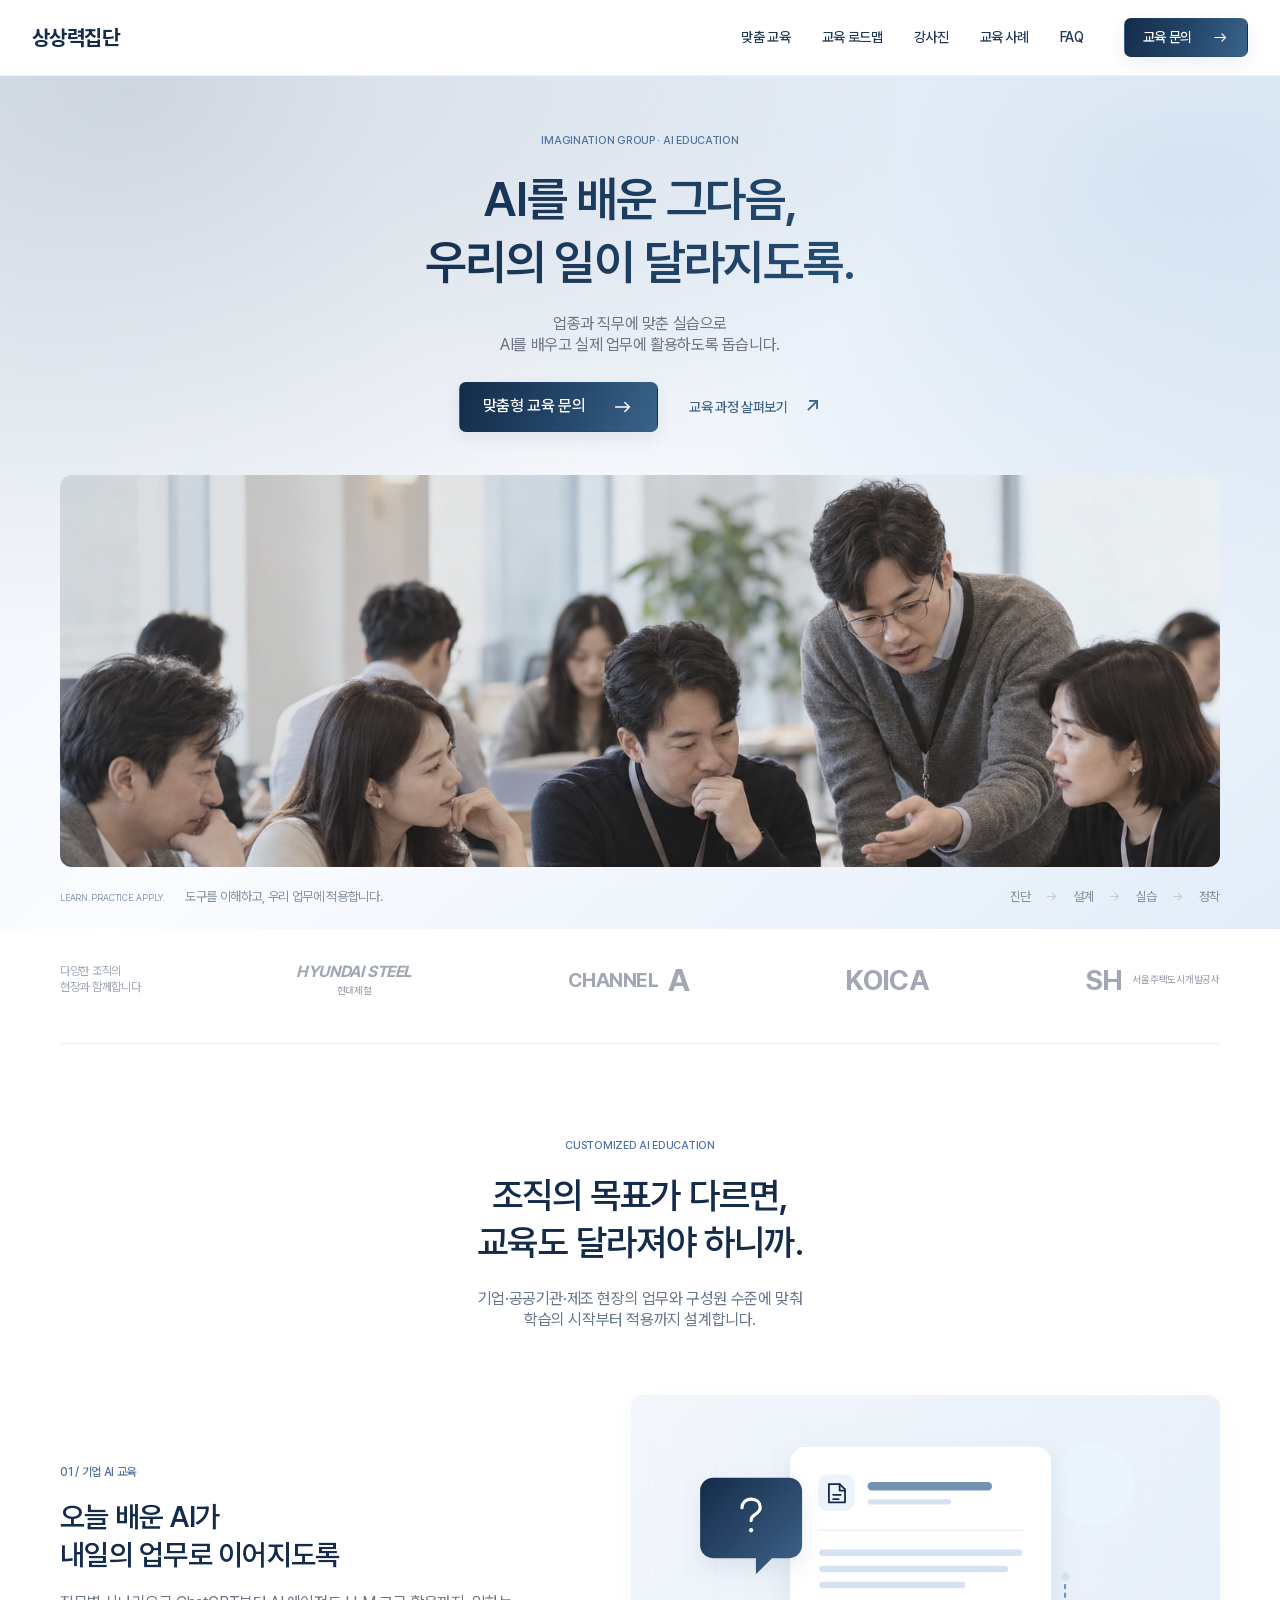
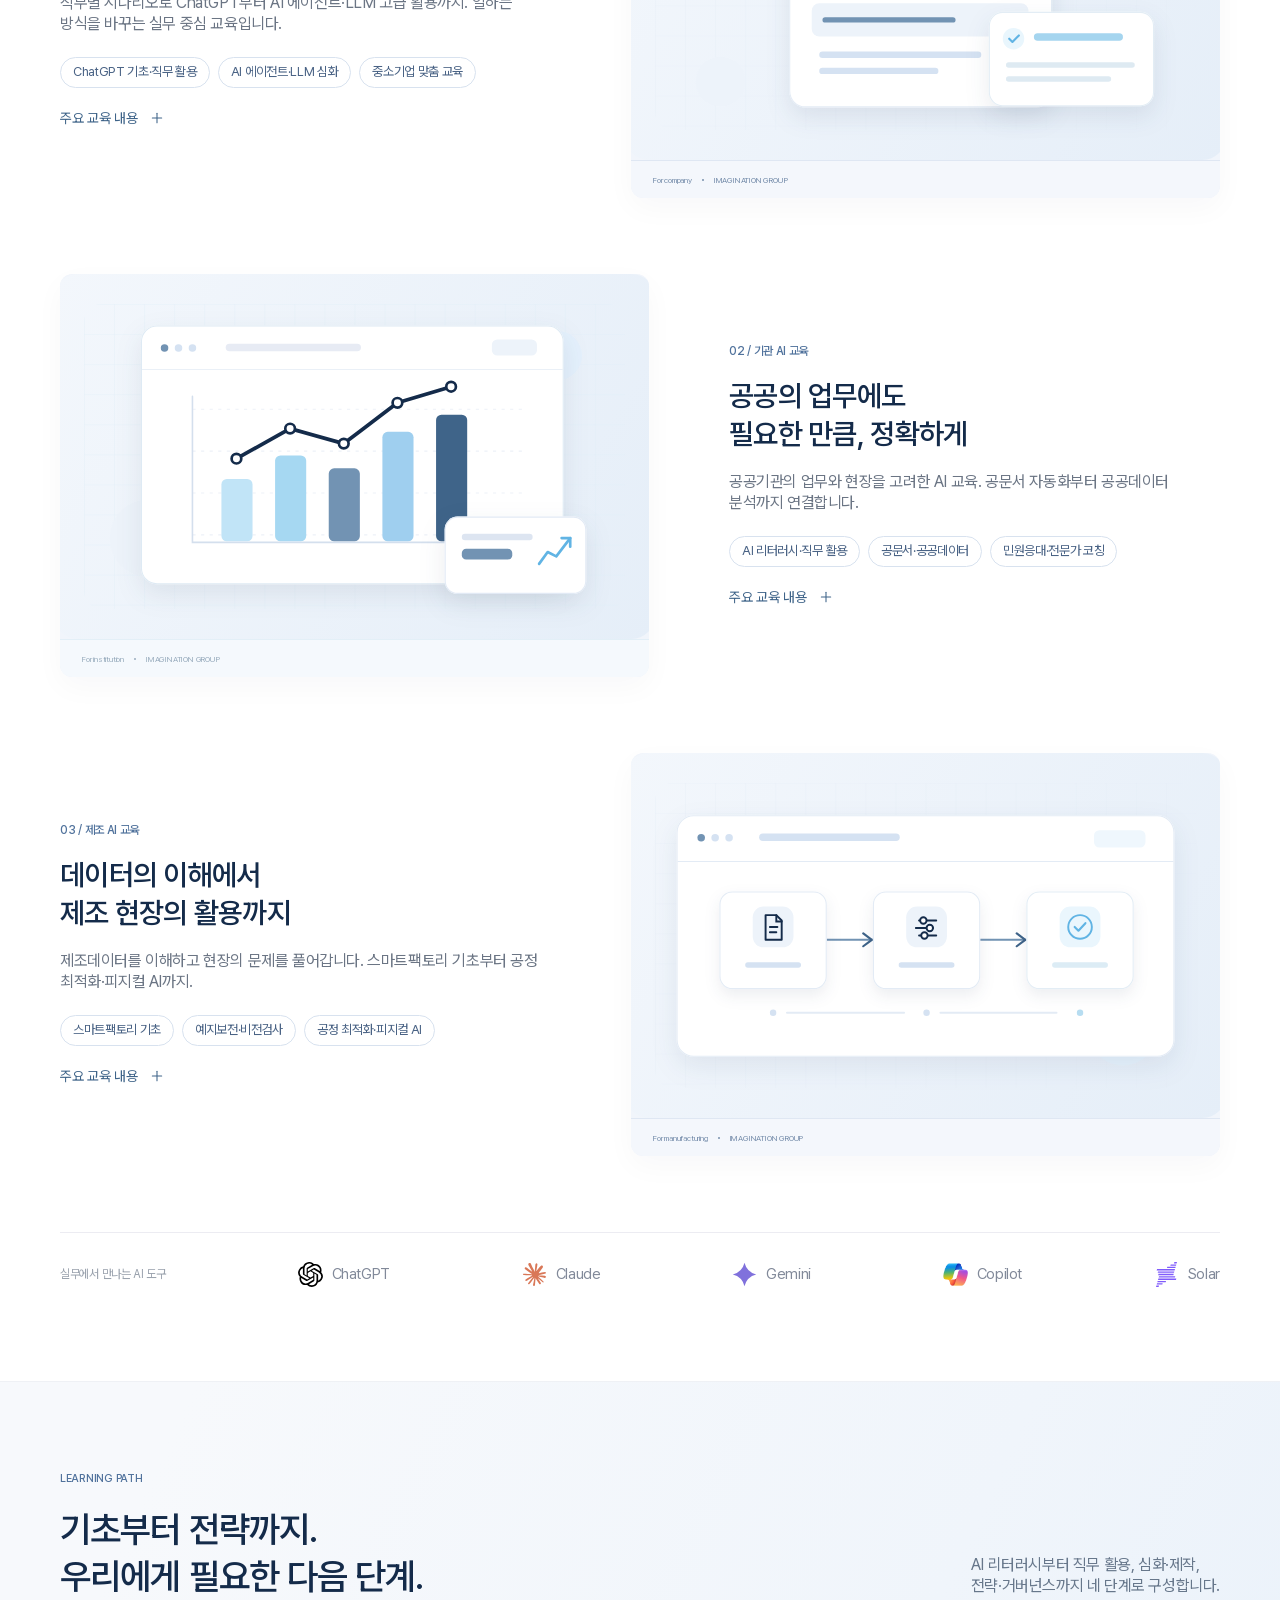
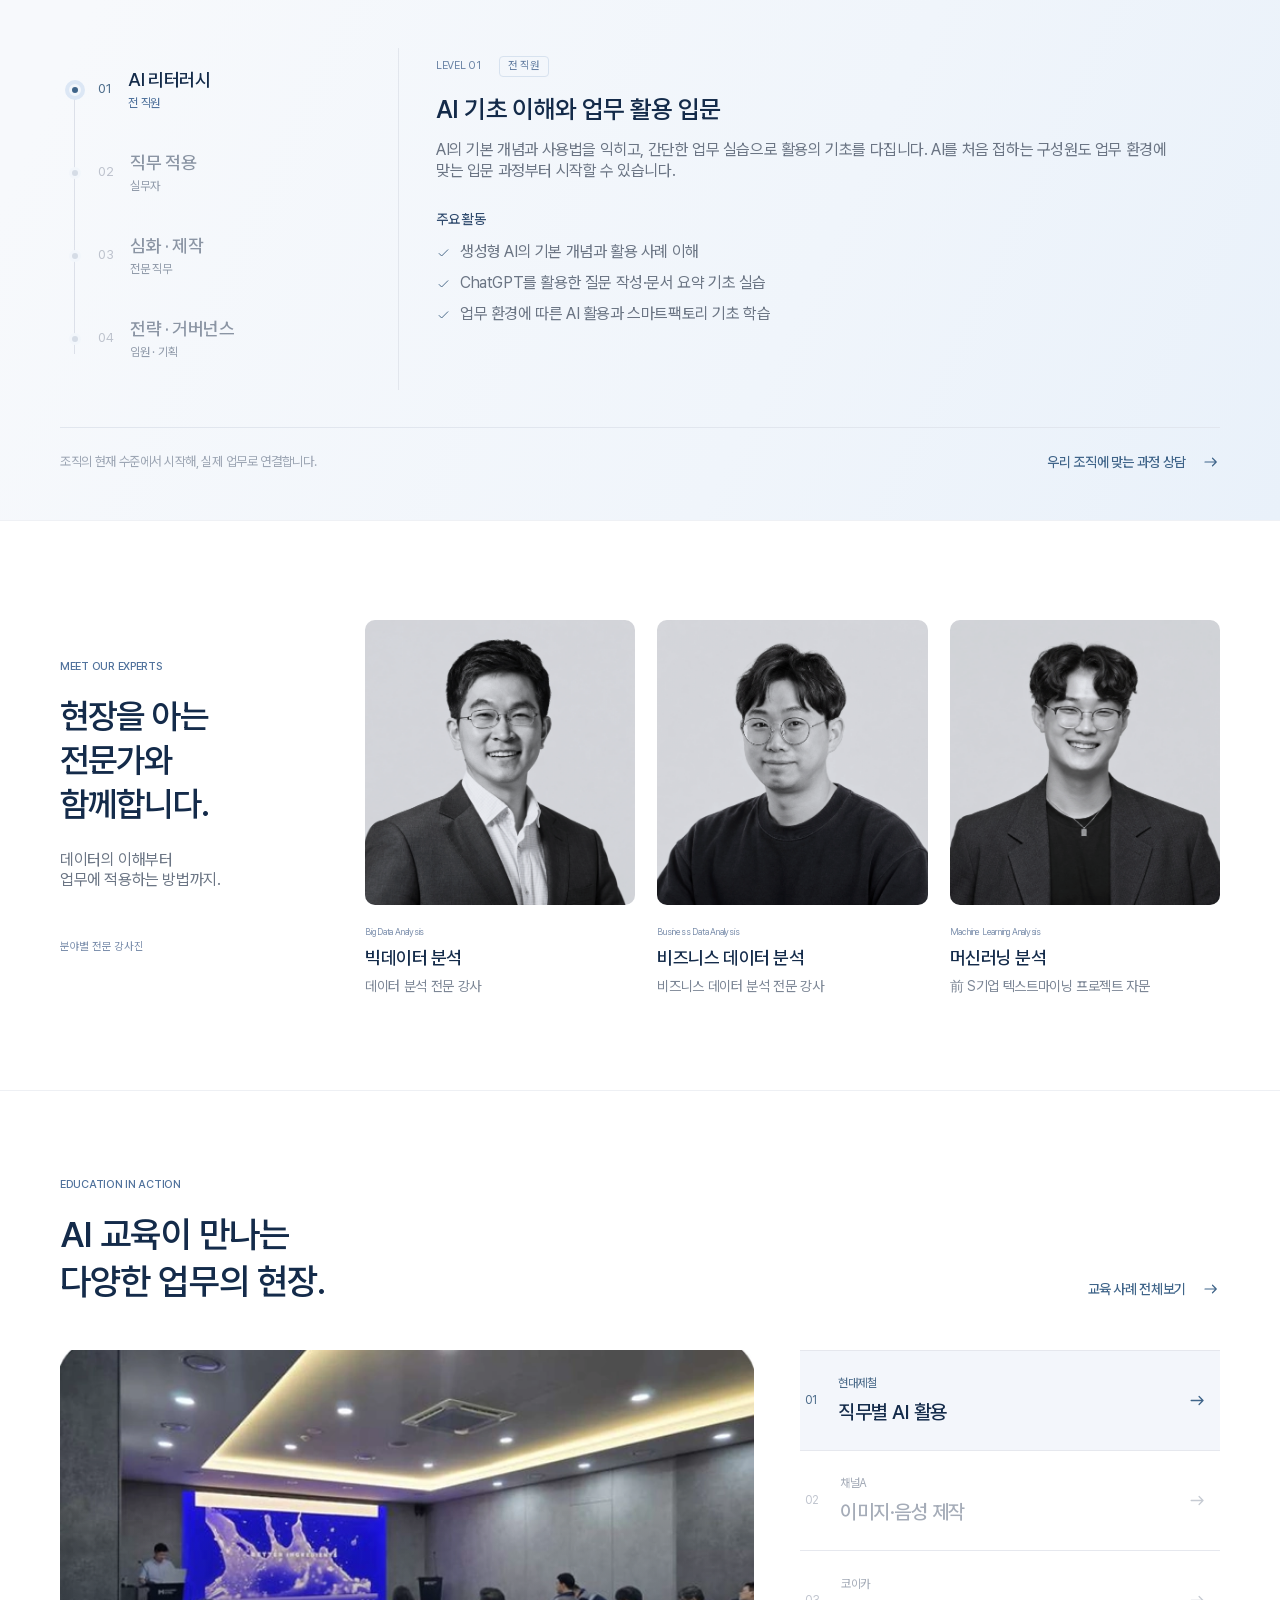
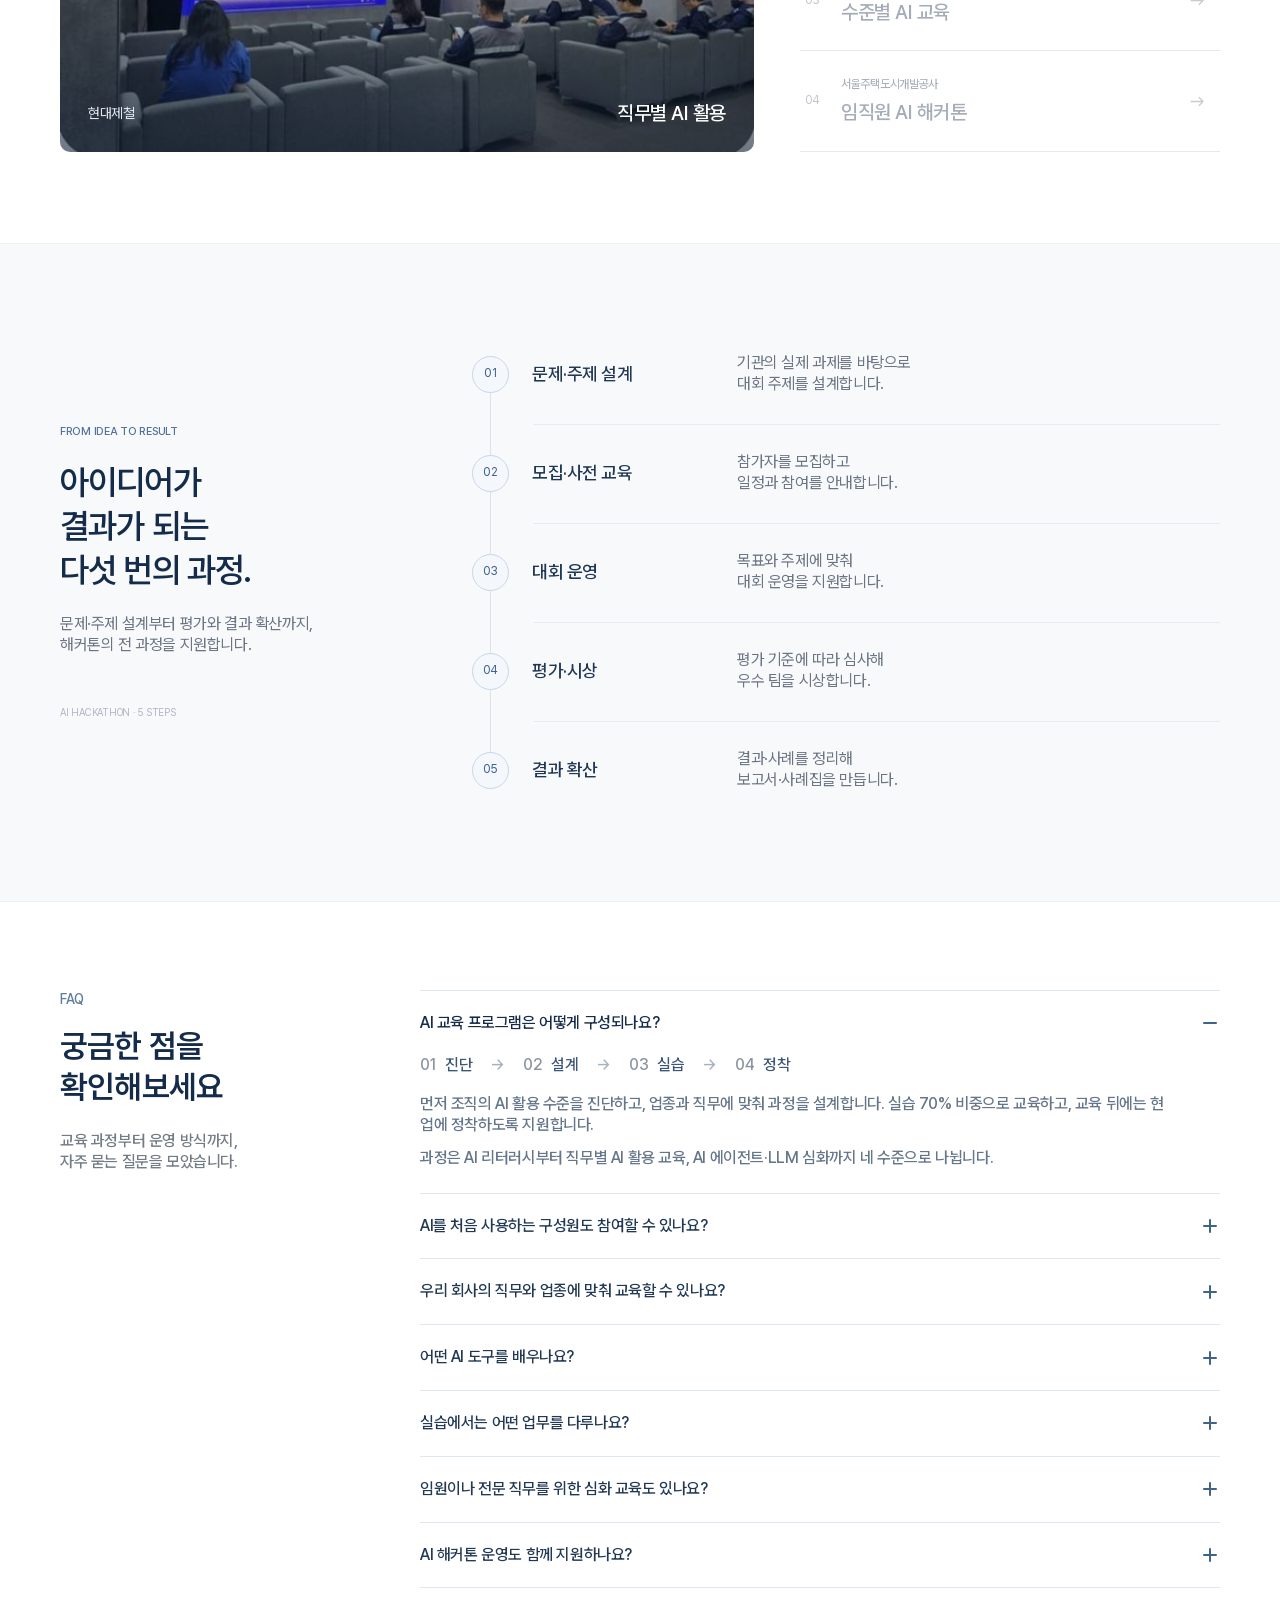
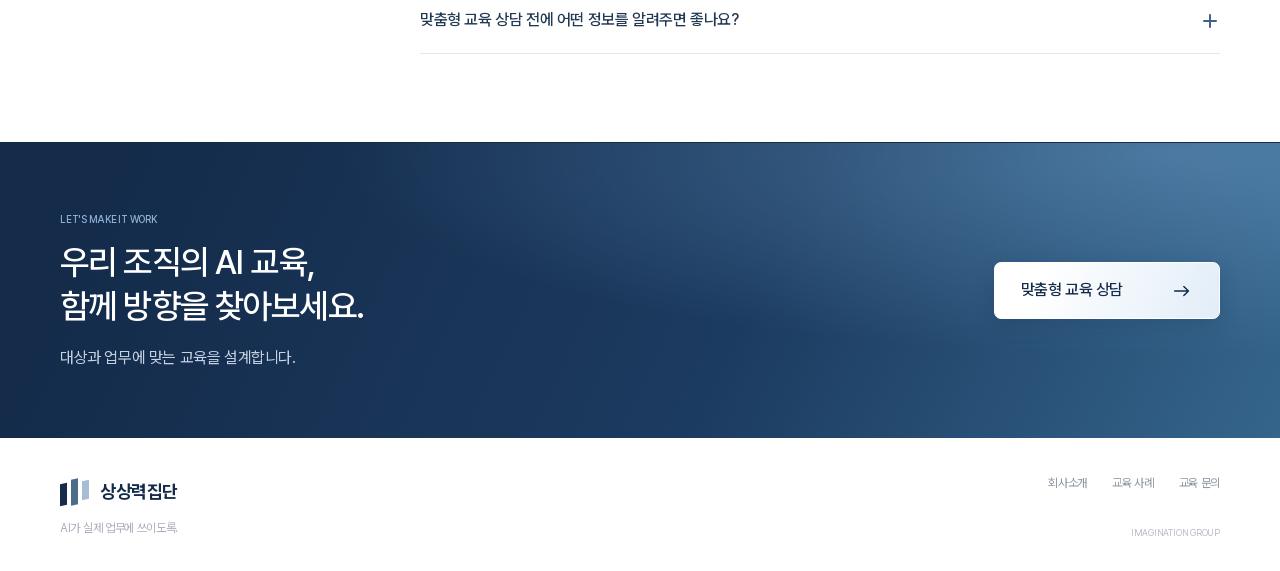
<file: index.html>
<!doctype html><html lang="ko"><head><meta charset="utf-8"><meta name="viewport" content="width=device-width,initial-scale=1"><title>상상력집단 | 실무 중심 AI 교육</title><meta name="description" content="우리 조직의 업무에 맞춘 실무 중심 AI 교육"><link rel="icon" href="assets/favicon.png"><link rel="canonical" href="https://jaycho97.github.io/sangsang-ai-education/"><meta property="og:type" content="website"><meta property="og:title" content="상상력집단 | 실무 중심 AI 교육"><meta property="og:description" content="업종과 직무에 맞춘 실무 중심 AI 교육. 우리 조직의 AI 활용 역량을 키워보세요."><meta property="og:url" content="https://jaycho97.github.io/sangsang-ai-education/"><meta property="og:image" content="https://jaycho97.github.io/sangsang-ai-education/assets/ai-workshop.c64a867b867e.webp"><meta name="twitter:card" content="summary_large_image"><link rel="stylesheet" href="style.0d8b739a7db7.css"><link rel="stylesheet" href="faq.f7496fbab726.css"><script src="site.71b5c6884982.js" defer></script></head><body>
<header class="site-header"><div class="nav-inner"><a class="brand" href="#hero">상상력집단</a><nav aria-label="주 메뉴"><a href="#programs">맞춤 교육</a><a href="#curriculum">교육 로드맵</a><a href="#instructors">강사진</a><a href="#cases">교육 사례</a><a href="#faq">FAQ</a></nav><a class="button black compact" href="#contact">교육 문의 <svg viewBox="0 0 24 24" fill="none" stroke="currentColor" stroke-width="1.6" stroke-linecap="round" stroke-linejoin="round" aria-hidden="true"><path d="M4 12h15m-5-5 5 5-5 5"/></svg></a></div></header>
<main><section class="hero" id="hero"><div class="hero-copy"><p class="eyebrow">IMAGINATION GROUP · AI EDUCATION</p><h1>AI를 배운 그다음,<br>우리의 일이 달라지도록.</h1><p class="hero-description">업종과 직무에 맞춘 실습으로<br>AI를 배우고 실제 업무에 활용하도록 돕습니다.</p><div class="hero-actions"><a class="button black" href="#contact">맞춤형 교육 문의 <svg viewBox="0 0 24 24" fill="none" stroke="currentColor" stroke-width="1.6" stroke-linecap="round" stroke-linejoin="round" aria-hidden="true"><path d="M4 12h15m-5-5 5 5-5 5"/></svg></a><a class="text-link" href="#curriculum">교육 과정 살펴보기 <span>↗</span></a></div></div><div class="hero-stage container"><div class="hero-image"><img src="assets/ai-workshop.c64a867b867e.webp" alt="AI를 함께 배우며 업무 적용 방법을 검토하는 교육 장면"></div><div class="hero-note"><span>LEARN. PRACTICE. APPLY.</span><strong>도구를 이해하고, 우리 업무에 적용합니다.</strong></div><div class="hero-path"><span>진단</span><i>→</i><span>설계</span><i>→</i><span>실습</span><i>→</i><span>정착</span></div></div></section>
<section class="proof container" aria-label="교육 사례 기관"><span>다양한 조직의<br>현장과 함께합니다</span><div class="client-hyundai">HYUNDAI STEEL<small>현대제철</small></div><div class="client-channel">CHANNEL <b>A</b></div><div class="client-koica">KOICA</div><div class="client-sh">SH<small>서울주택도시개발공사</small></div></section>
<section class="programs section" id="programs"><div class="container"><header class="section-heading centered"><span class="eyebrow">CUSTOMIZED AI EDUCATION</span><h2>조직의 목표가 다르면,<br>교육도 달라져야 하니까.</h2><p>기업·공공기관·제조 현장의 업무와 구성원 수준에 맞춰<br>학습의 시작부터 적용까지 설계합니다.</p></header><div class="program-rows"><article class="program-row "><div class="program-copy"><span class="eyebrow">01 / 기업 AI 교육</span><h3>오늘 배운 AI가<br>내일의 업무로 이어지도록</h3><p>직무별 시나리오로 ChatGPT부터 AI 에이전트·LLM 고급 활용까지. 일하는 방식을 바꾸는 실무 중심 교육입니다.</p><div class="topic-tags"><span>ChatGPT 기초·직무 활용</span><span>AI 에이전트·LLM 심화</span><span>중소기업 맞춤 교육</span></div><details class="program-detail"><summary>주요 교육 내용 <svg viewBox="0 0 24 24" fill="none" stroke="currentColor" stroke-width="1.6" stroke-linecap="round" stroke-linejoin="round" aria-hidden="true"><path d="M5 12h14"/><path class="vertical" d="M12 5v14"/></svg></summary><ul><li><h4>ChatGPT 기초·직무 활용</h4><p>생성형 AI 개념과 사용법을 익히고, 직무별 업무 활용을 심화합니다.</p></li><li><h4>AI 에이전트·LLM 심화</h4><p>업무 처리 흐름을 실습하고, 조직별 AI 활용 역량을 강화합니다.</p></li><li><h4>중소기업 맞춤 교육</h4><p>조직 규모와 구성원 수준을 고려해 실제 업무 시나리오로 실습합니다.</p></li></ul></details></div><div class="program-visual"><img src="assets/illus-documents.bbc5b7115f6f.svg" alt="기업 AI 교육의 학습 내용을 표현한 일러스트"><span class="visual-footnote">For company<i></i> IMAGINATION GROUP</span></div></article><article class="program-row reverse"><div class="program-copy"><span class="eyebrow">02 / 기관 AI 교육</span><h3>공공의 업무에도<br>필요한 만큼, 정확하게</h3><p>공공기관의 업무와 현장을 고려한 AI 교육. 공문서 자동화부터 공공데이터 분석까지 연결합니다.</p><div class="topic-tags"><span>AI 리터러시·직무 활용</span><span>공문서·공공데이터</span><span>민원응대·전문가 코칭</span></div><details class="program-detail"><summary>주요 교육 내용 <svg viewBox="0 0 24 24" fill="none" stroke="currentColor" stroke-width="1.6" stroke-linecap="round" stroke-linejoin="round" aria-hidden="true"><path d="M5 12h14"/><path class="vertical" d="M12 5v14"/></svg></summary><ul><li><h4>AI 리터러시·직무 활용</h4><p>공공기관 구성원의 수준과 업무에 맞춰 AI 활용의 기초를 익힙니다.</p></li><li><h4>공문서·공공데이터</h4><p>공문서 자동화와 공공데이터 분석을 실제 업무와 연결합니다.</p></li><li><h4>민원응대·전문가 코칭</h4><p>민원응대 AI 활용과 전문가 코칭으로 업무 적용을 돕습니다.</p></li></ul></details></div><div class="program-visual"><img src="assets/illus-analysis.ac6464de02c6.svg" alt="기관 AI 교육의 학습 내용을 표현한 일러스트"><span class="visual-footnote">For institution<i></i> IMAGINATION GROUP</span></div></article><article class="program-row "><div class="program-copy"><span class="eyebrow">03 / 제조 AI 교육</span><h3>데이터의 이해에서<br>제조 현장의 활용까지</h3><p>제조데이터를 이해하고 현장의 문제를 풀어갑니다. 스마트팩토리 기초부터 공정 최적화·피지컬 AI까지.</p><div class="topic-tags"><span>스마트팩토리 기초</span><span>예지보전·비전검사</span><span>공정 최적화·피지컬 AI</span></div><details class="program-detail"><summary>주요 교육 내용 <svg viewBox="0 0 24 24" fill="none" stroke="currentColor" stroke-width="1.6" stroke-linecap="round" stroke-linejoin="round" aria-hidden="true"><path d="M5 12h14"/><path class="vertical" d="M12 5v14"/></svg></summary><ul><li><h4>스마트팩토리 기초</h4><p>제조 현장의 데이터와 AI 활용의 기초를 학습합니다.</p></li><li><h4>예지보전·비전검사</h4><p>고장 예측, 비전검사와 품질검출을 다룹니다.</p></li><li><h4>공정 최적화·피지컬 AI</h4><p>공정 최적화와 피지컬 AI로 제조 현장의 활용 범위를 넓힙니다.</p></li></ul></details></div><div class="program-visual"><img src="assets/illus-automation.e70c2d851af4.svg" alt="제조 AI 교육의 학습 내용을 표현한 일러스트"><span class="visual-footnote">For manufacturing<i></i> IMAGINATION GROUP</span></div></article></div><div class="tools"><span>실무에서 만나는 AI 도구</span><div><img src="assets/tool-chatgpt.svg" alt="">ChatGPT</div><div><img src="assets/tool-claude-mark.svg" alt="">Claude</div><div><svg viewBox="0 0 32 32" aria-hidden="true"><path d="M16 1Q19 13 31 16Q19 19 16 31Q13 19 1 16Q13 13 16 1" fill="#8071dc"/></svg>Gemini</div><div><img src="assets/tool-copilot.webp" alt="">Copilot</div><div><img src="assets/tool-upstage-mark.svg" alt="">Solar</div></div></div></section>
<section class="curriculum section" id="curriculum"><div class="container"><header class="section-heading split-heading"><div><span class="eyebrow">LEARNING PATH</span><h2>기초부터 전략까지.<br>우리에게 필요한 다음 단계.</h2></div><p>AI 리터러시부터 직무 활용, 심화·제작,<br>전략·거버넌스까지 네 단계로 구성합니다.</p></header><div class="learning-layout"><div class="level-rail" role="tablist" aria-orientation="vertical" aria-label="교육 수준 선택"><button class="level-tab" id="level-tab-1" data-level="1" role="tab" aria-controls="level-1" aria-selected="true" tabindex="0"><span class="rail-dot"></span><span class="level-order">01</span><span class="level-tab-copy"><strong>AI 리터러시</strong><small>전 직원</small></span></button><button class="level-tab" id="level-tab-2" data-level="2" role="tab" aria-controls="level-2" aria-selected="false" tabindex="-1"><span class="rail-dot"></span><span class="level-order">02</span><span class="level-tab-copy"><strong>직무 적용</strong><small>실무자</small></span></button><button class="level-tab" id="level-tab-3" data-level="3" role="tab" aria-controls="level-3" aria-selected="false" tabindex="-1"><span class="rail-dot"></span><span class="level-order">03</span><span class="level-tab-copy"><strong>심화 · 제작</strong><small>전문 직무</small></span></button><button class="level-tab" id="level-tab-4" data-level="4" role="tab" aria-controls="level-4" aria-selected="false" tabindex="-1"><span class="rail-dot"></span><span class="level-order">04</span><span class="level-tab-copy"><strong>전략 · 거버넌스</strong><small>임원 · 기획</small></span></button></div><div class="level-panels"><article class="level-panel" role="tabpanel" id="level-1" aria-labelledby="level-tab-1" ><div class="panel-kicker"><span>LEVEL 01</span><span>전 직원</span></div><h3>AI 기초 이해와 업무 활용 입문</h3><p>AI의 기본 개념과 사용법을 익히고, 간단한 업무 실습으로 활용의 기초를 다집니다. AI를 처음 접하는 구성원도 업무 환경에 맞는 입문 과정부터 시작할 수 있습니다.</p><h4>주요 활동</h4><ul class=""><li><svg viewBox="0 0 24 24" fill="none" stroke="currentColor" stroke-width="1.6" stroke-linecap="round" stroke-linejoin="round" aria-hidden="true"><path d="m5 12 4 4L19 6"/></svg><span>생성형 AI의 기본 개념과 활용 사례 이해</span></li><li><svg viewBox="0 0 24 24" fill="none" stroke="currentColor" stroke-width="1.6" stroke-linecap="round" stroke-linejoin="round" aria-hidden="true"><path d="m5 12 4 4L19 6"/></svg><span>ChatGPT를 활용한 질문 작성·문서 요약 기초 실습</span></li><li><svg viewBox="0 0 24 24" fill="none" stroke="currentColor" stroke-width="1.6" stroke-linecap="round" stroke-linejoin="round" aria-hidden="true"><path d="m5 12 4 4L19 6"/></svg><span>업무 환경에 따른 AI 활용과 스마트팩토리 기초 학습</span></li></ul></article><article class="level-panel" role="tabpanel" id="level-2" aria-labelledby="level-tab-2" hidden><div class="panel-kicker"><span>LEVEL 02</span><span>실무자</span></div><h3>직무별 업무에 AI 활용하기</h3><p>문서 작성부터 데이터 분석, 업무자동화까지. 직무와 업종에 맞는 실제 업무 시나리오로 실습합니다.</p><h4>주요 과정</h4><ul class="two-columns"><li><svg viewBox="0 0 24 24" fill="none" stroke="currentColor" stroke-width="1.6" stroke-linecap="round" stroke-linejoin="round" aria-hidden="true"><path d="m5 12 4 4L19 6"/></svg><span>챗GPT 마스터 교육</span></li><li><svg viewBox="0 0 24 24" fill="none" stroke="currentColor" stroke-width="1.6" stroke-linecap="round" stroke-linejoin="round" aria-hidden="true"><path d="m5 12 4 4L19 6"/></svg><span>업무자동화 AI 활용</span></li><li><svg viewBox="0 0 24 24" fill="none" stroke="currentColor" stroke-width="1.6" stroke-linecap="round" stroke-linejoin="round" aria-hidden="true"><path d="m5 12 4 4L19 6"/></svg><span>VBA(엑셀) AI 활용</span></li><li><svg viewBox="0 0 24 24" fill="none" stroke="currentColor" stroke-width="1.6" stroke-linecap="round" stroke-linejoin="round" aria-hidden="true"><path d="m5 12 4 4L19 6"/></svg><span>PPT AI 활용 (캔바·감마)</span></li><li><svg viewBox="0 0 24 24" fill="none" stroke="currentColor" stroke-width="1.6" stroke-linecap="round" stroke-linejoin="round" aria-hidden="true"><path d="m5 12 4 4L19 6"/></svg><span>챗GPT 엑셀 데이터 분석</span></li><li><svg viewBox="0 0 24 24" fill="none" stroke="currentColor" stroke-width="1.6" stroke-linecap="round" stroke-linejoin="round" aria-hidden="true"><path d="m5 12 4 4L19 6"/></svg><span>경쟁사 정밀분석 AI</span></li><li><svg viewBox="0 0 24 24" fill="none" stroke="currentColor" stroke-width="1.6" stroke-linecap="round" stroke-linejoin="round" aria-hidden="true"><path d="m5 12 4 4L19 6"/></svg><span>중간관리자 AI 리더십</span></li><li><svg viewBox="0 0 24 24" fill="none" stroke="currentColor" stroke-width="1.6" stroke-linecap="round" stroke-linejoin="round" aria-hidden="true"><path d="m5 12 4 4L19 6"/></svg><span>공문서 AI 자동화</span></li><li><svg viewBox="0 0 24 24" fill="none" stroke="currentColor" stroke-width="1.6" stroke-linecap="round" stroke-linejoin="round" aria-hidden="true"><path d="m5 12 4 4L19 6"/></svg><span>예지보전 (고장 예측)</span></li><li><svg viewBox="0 0 24 24" fill="none" stroke="currentColor" stroke-width="1.6" stroke-linecap="round" stroke-linejoin="round" aria-hidden="true"><path d="m5 12 4 4L19 6"/></svg><span>비전검사·품질검출</span></li></ul></article><article class="level-panel" role="tabpanel" id="level-3" aria-labelledby="level-tab-3" hidden><div class="panel-kicker"><span>LEVEL 03</span><span>전문 직무</span></div><h3>AI 전문 활용과 제작 역량 심화</h3><p>AI 에이전트·LLM 고급 활용부터 전문 콘텐츠 제작까지. 전문 직무에 맞는 심화 과정을 선택합니다.</p><h4>주요 과정</h4><ul class="two-columns"><li><svg viewBox="0 0 24 24" fill="none" stroke="currentColor" stroke-width="1.6" stroke-linecap="round" stroke-linejoin="round" aria-hidden="true"><path d="m5 12 4 4L19 6"/></svg><span>LLM 활용 고급화</span></li><li><svg viewBox="0 0 24 24" fill="none" stroke="currentColor" stroke-width="1.6" stroke-linecap="round" stroke-linejoin="round" aria-hidden="true"><path d="m5 12 4 4L19 6"/></svg><span>비용절감 AI 해결사</span></li><li><svg viewBox="0 0 24 24" fill="none" stroke="currentColor" stroke-width="1.6" stroke-linecap="round" stroke-linejoin="round" aria-hidden="true"><path d="m5 12 4 4L19 6"/></svg><span>AI 크리에이티브 워크샵</span></li><li><svg viewBox="0 0 24 24" fill="none" stroke="currentColor" stroke-width="1.6" stroke-linecap="round" stroke-linejoin="round" aria-hidden="true"><path d="m5 12 4 4L19 6"/></svg><span>생성형 이미지·영상 전문</span></li><li><svg viewBox="0 0 24 24" fill="none" stroke="currentColor" stroke-width="1.6" stroke-linecap="round" stroke-linejoin="round" aria-hidden="true"><path d="m5 12 4 4L19 6"/></svg><span>공공데이터 분석 AI</span></li><li><svg viewBox="0 0 24 24" fill="none" stroke="currentColor" stroke-width="1.6" stroke-linecap="round" stroke-linejoin="round" aria-hidden="true"><path d="m5 12 4 4L19 6"/></svg><span>맞춤형 VOD 제작</span></li><li><svg viewBox="0 0 24 24" fill="none" stroke="currentColor" stroke-width="1.6" stroke-linecap="round" stroke-linejoin="round" aria-hidden="true"><path d="m5 12 4 4L19 6"/></svg><span>실시간 AI 전문가 코칭</span></li><li><svg viewBox="0 0 24 24" fill="none" stroke="currentColor" stroke-width="1.6" stroke-linecap="round" stroke-linejoin="round" aria-hidden="true"><path d="m5 12 4 4L19 6"/></svg><span>민원응대 AI 전문</span></li><li><svg viewBox="0 0 24 24" fill="none" stroke="currentColor" stroke-width="1.6" stroke-linecap="round" stroke-linejoin="round" aria-hidden="true"><path d="m5 12 4 4L19 6"/></svg><span>피지컬 AI</span></li><li><svg viewBox="0 0 24 24" fill="none" stroke="currentColor" stroke-width="1.6" stroke-linecap="round" stroke-linejoin="round" aria-hidden="true"><path d="m5 12 4 4L19 6"/></svg><span>공정 최적화</span></li></ul></article><article class="level-panel" role="tabpanel" id="level-4" aria-labelledby="level-tab-4" hidden><div class="panel-kicker"><span>LEVEL 04</span><span>임원 · 기획</span></div><h3>조직의 AI 전략과 거버넌스 설계</h3><p>경영진의 AI 전략부터 조직의 도입 방향까지. AX 전환을 다루는 임원·기획 과정을 운영합니다.</p><h4>주요 과정</h4><ul class=""><li><svg viewBox="0 0 24 24" fill="none" stroke="currentColor" stroke-width="1.6" stroke-linecap="round" stroke-linejoin="round" aria-hidden="true"><path d="m5 12 4 4L19 6"/></svg><span>경영진 AI 전략 워크샵</span></li><li><svg viewBox="0 0 24 24" fill="none" stroke="currentColor" stroke-width="1.6" stroke-linecap="round" stroke-linejoin="round" aria-hidden="true"><path d="m5 12 4 4L19 6"/></svg><span>AI 윤리경영 가이드라인</span></li><li><svg viewBox="0 0 24 24" fill="none" stroke="currentColor" stroke-width="1.6" stroke-linecap="round" stroke-linejoin="round" aria-hidden="true"><path d="m5 12 4 4L19 6"/></svg><span>AI 도입 전사과정 (40h)</span></li><li><svg viewBox="0 0 24 24" fill="none" stroke="currentColor" stroke-width="1.6" stroke-linecap="round" stroke-linejoin="round" aria-hidden="true"><path d="m5 12 4 4L19 6"/></svg><span>인공지능기본법 교육</span></li></ul></article></div></div><div class="learning-foot"><span>조직의 현재 수준에서 시작해, 실제 업무로 연결합니다.</span><a href="#contact" class="text-link">우리 조직에 맞는 과정 상담 <svg viewBox="0 0 24 24" fill="none" stroke="currentColor" stroke-width="1.6" stroke-linecap="round" stroke-linejoin="round" aria-hidden="true"><path d="M4 12h15m-5-5 5 5-5 5"/></svg></a></div></div></section>
<section class="instructors section" id="instructors"><div class="container expertise-layout"><header class="section-heading"><span class="eyebrow">MEET OUR EXPERTS</span><h2>현장을 아는<br>전문가와<br>함께합니다.</h2><p>데이터의 이해부터<br>업무에 적용하는 방법까지.</p><span class="expert-note">분야별 전문 강사진</span></header><div class="expert-row"><article class="expert"><div class="portrait"><img src="assets/instructor-normalized-1.592c4a264cc8.webp" alt="빅데이터 분석 전문 강사"></div><span class="expert-en">Big Data Analysis</span><h3>빅데이터 분석</h3><p>데이터 분석 전문 강사</p></article><article class="expert"><div class="portrait"><img src="assets/instructor-normalized-2.c03315a060b1.webp" alt="비즈니스 데이터 분석 전문 강사"></div><span class="expert-en">Business Data Analysis</span><h3>비즈니스 데이터 분석</h3><p>비즈니스 데이터 분석 전문 강사</p></article><article class="expert"><div class="portrait"><img src="assets/instructor-normalized-3.58bb6dfb79a3.webp" alt="머신러닝 분석 전문 강사"></div><span class="expert-en">Machine Learning Analysis</span><h3>머신러닝 분석</h3><p>前 S기업 텍스트마이닝 프로젝트 자문</p></article></div></div></section>
<section class="cases section" id="cases"><div class="container"><header class="section-heading split-heading"><div><span class="eyebrow">EDUCATION IN ACTION</span><h2>AI 교육이 만나는<br>다양한 업무의 현장.</h2></div><a class="text-link" href="https://imaginationgroup.co.kr/ai-education/cases">교육 사례 전체보기 <svg viewBox="0 0 24 24" fill="none" stroke="currentColor" stroke-width="1.6" stroke-linecap="round" stroke-linejoin="round" aria-hidden="true"><path d="M4 12h15m-5-5 5 5-5 5"/></svg></a></header><div class="case-showcase"><div class="case-images"><figure class="case-photo" id="case-1" role="tabpanel" aria-labelledby="case-tab-1" ><img src="assets/case-1.webp" alt="현대제철 직무별 AI 활용 교육 현장"><figcaption><span>현대제철</span><strong>직무별 AI 활용</strong></figcaption></figure><figure class="case-photo" id="case-2" role="tabpanel" aria-labelledby="case-tab-2" hidden><img src="assets/case-2.webp" alt="채널A 이미지·음성 제작 교육 현장"><figcaption><span>채널A</span><strong>이미지·음성 제작</strong></figcaption></figure><figure class="case-photo" id="case-3" role="tabpanel" aria-labelledby="case-tab-3" hidden><img src="assets/case-3.webp" alt="코이카 수준별 AI 교육 교육 현장"><figcaption><span>코이카</span><strong>수준별 AI 교육</strong></figcaption></figure><figure class="case-photo" id="case-4" role="tabpanel" aria-labelledby="case-tab-4" hidden><img src="assets/case-4.webp" alt="서울주택도시개발공사 임직원 AI 해커톤 교육 현장"><figcaption><span>서울주택도시개발공사</span><strong>임직원 AI 해커톤</strong></figcaption></figure></div><div class="case-selector" role="tablist" aria-label="교육 사례 선택" aria-orientation="vertical"><button class="case-tab" id="case-tab-1" role="tab" aria-controls="case-1" data-case="1" aria-selected="true" tabindex="0"><span class="case-number">01</span><span><small>현대제철</small><strong>직무별 AI 활용</strong></span><svg viewBox="0 0 24 24" fill="none" stroke="currentColor" stroke-width="1.6" stroke-linecap="round" stroke-linejoin="round" aria-hidden="true"><path d="M4 12h15m-5-5 5 5-5 5"/></svg></button><button class="case-tab" id="case-tab-2" role="tab" aria-controls="case-2" data-case="2" aria-selected="false" tabindex="-1"><span class="case-number">02</span><span><small>채널A</small><strong>이미지·음성 제작</strong></span><svg viewBox="0 0 24 24" fill="none" stroke="currentColor" stroke-width="1.6" stroke-linecap="round" stroke-linejoin="round" aria-hidden="true"><path d="M4 12h15m-5-5 5 5-5 5"/></svg></button><button class="case-tab" id="case-tab-3" role="tab" aria-controls="case-3" data-case="3" aria-selected="false" tabindex="-1"><span class="case-number">03</span><span><small>코이카</small><strong>수준별 AI 교육</strong></span><svg viewBox="0 0 24 24" fill="none" stroke="currentColor" stroke-width="1.6" stroke-linecap="round" stroke-linejoin="round" aria-hidden="true"><path d="M4 12h15m-5-5 5 5-5 5"/></svg></button><button class="case-tab" id="case-tab-4" role="tab" aria-controls="case-4" data-case="4" aria-selected="false" tabindex="-1"><span class="case-number">04</span><span><small>서울주택도시개발공사</small><strong>임직원 AI 해커톤</strong></span><svg viewBox="0 0 24 24" fill="none" stroke="currentColor" stroke-width="1.6" stroke-linecap="round" stroke-linejoin="round" aria-hidden="true"><path d="M4 12h15m-5-5 5 5-5 5"/></svg></button></div></div></div></section>
<section class="hackathon section" id="hackathon"><div class="container hackathon-layout"><header class="section-heading"><span class="eyebrow">FROM IDEA TO RESULT</span><h2>아이디어가<br>결과가 되는<br>다섯 번의 과정.</h2><p>문제·주제 설계부터 평가와 결과 확산까지,<br>해커톤의 전 과정을 지원합니다.</p><span class="process-label">AI HACKATHON · 5 STEPS</span></header><ol class="process-list"><li><span class="step-number">01</span><h3>문제·주제 설계</h3><p>기관의 실제 과제를 바탕으로<br>대회 주제를 설계합니다.</p></li><li><span class="step-number">02</span><h3>모집·사전 교육</h3><p>참가자를 모집하고<br>일정과 참여를 안내합니다.</p></li><li><span class="step-number">03</span><h3>대회 운영</h3><p>목표와 주제에 맞춰<br>대회 운영을 지원합니다.</p></li><li><span class="step-number">04</span><h3>평가·시상</h3><p>평가 기준에 따라 심사해<br>우수 팀을 시상합니다.</p></li><li><span class="step-number">05</span><h3>결과 확산</h3><p>결과·사례를 정리해<br>보고서·사례집을 만듭니다.</p></li></ol></div></section>
<section class="faq-v2" id="faq" aria-labelledby="faq-v2-title">
  <div class="faq-v2__layout">
    <header class="faq-v2__intro">
      <p class="faq-v2__label">FAQ</p>
      <h2 class="faq-v2__title" id="faq-v2-title">궁금한 점을<br>확인해보세요</h2>
      <p class="faq-v2__description">교육 과정부터 운영 방식까지,<br>자주 묻는 질문을 모았습니다.</p>
    </header>
    <div class="faq-v2__list">
      <details class="faq-v2__item" id="faq-1" name="education-faq-v2" open>
        <summary class="faq-v2__question">
          <span>AI 교육 프로그램은 어떻게 구성되나요?</span>
          <span class="faq-v2__icon" aria-hidden="true"></span>
        </summary>
        <div class="faq-v2__answer">
          <ol class="faq-v2__flow" aria-label="교육 진행 순서">
            <li><span class="faq-v2__step">01</span><span>진단</span></li>
            <li><span class="faq-v2__step">02</span><span>설계</span></li>
            <li><span class="faq-v2__step">03</span><span>실습</span></li>
            <li><span class="faq-v2__step">04</span><span>정착</span></li>
          </ol>
          <p>먼저 조직의 AI 활용 수준을 진단하고, 업종과 직무에 맞춰 과정을 설계합니다. 실습 70% 비중으로 교육하고, 교육 뒤에는 현업에 정착하도록 지원합니다.</p>
          <p>과정은 AI 리터러시부터 직무별 AI 활용 교육, AI 에이전트·LLM 심화까지 네 수준으로 나뉩니다.</p>
        </div>
      </details>
      <details class="faq-v2__item" id="faq-2" name="education-faq-v2">
        <summary class="faq-v2__question">
          <span>AI를 처음 사용하는 구성원도 참여할 수 있나요?</span>
          <span class="faq-v2__icon" aria-hidden="true"></span>
        </summary>
        <div class="faq-v2__answer">
          <p>네. AI 리터러시 과정은 AI를 처음 접하는 구성원을 위한 입문 과정입니다. 생성형 AI의 기본 개념과 사용법을 익히고, 질문 작성과 문서 요약 같은 기초 실습부터 시작합니다.</p>
          <p>구성원의 현재 수준과 업무 환경에 맞춰 시작할 과정을 선택할 수 있습니다.</p>
        </div>
      </details>
      <details class="faq-v2__item" id="faq-3" name="education-faq-v2">
        <summary class="faq-v2__question">
          <span>우리 회사의 직무와 업종에 맞춰 교육할 수 있나요?</span>
          <span class="faq-v2__icon" aria-hidden="true"></span>
        </summary>
        <div class="faq-v2__answer">
          <p>네. 기업·공공기관·제조 현장의 업무 특성과 구성원 수준에 맞춰 교육 주제와 실습을 설계합니다.</p>
          <p>문서 작성, 공공데이터 분석, 제조데이터 활용 등 실제 업무 시나리오를 바탕으로 필요한 과정을 구성합니다.</p>
        </div>
      </details>
      <details class="faq-v2__item" id="faq-4" name="education-faq-v2">
        <summary class="faq-v2__question">
          <span>어떤 AI 도구를 배우나요?</span>
          <span class="faq-v2__icon" aria-hidden="true"></span>
        </summary>
        <div class="faq-v2__answer">
          <p>ChatGPT, Claude, Gemini, Microsoft 365 Copilot, Solar 등 실무에 활용하는 AI 도구를 다룹니다.</p>
          <p>교육 목표와 직무에 맞춰 활용할 도구와 실습 내용을 구성합니다.</p>
        </div>
      </details>
      <details class="faq-v2__item" id="faq-5" name="education-faq-v2">
        <summary class="faq-v2__question">
          <span>실습에서는 어떤 업무를 다루나요?</span>
          <span class="faq-v2__icon" aria-hidden="true"></span>
        </summary>
        <div class="faq-v2__answer">
          <p>문서 작성·요약, 엑셀 및 공공데이터 분석, 업무자동화 등 실제 업무와 연결되는 주제로 실습합니다.</p>
          <p>실습 70% 비중의 교육을 통해 도구의 기능을 익히는 데서 나아가 업무에 적용하는 방법을 배웁니다.</p>
        </div>
      </details>
      <details class="faq-v2__item" id="faq-6" name="education-faq-v2">
        <summary class="faq-v2__question">
          <span>임원이나 전문 직무를 위한 심화 교육도 있나요?</span>
          <span class="faq-v2__icon" aria-hidden="true"></span>
        </summary>
        <div class="faq-v2__answer">
          <p>네. AI 에이전트·LLM 고급 활용, 전문 콘텐츠 제작 등 전문 직무를 위한 심화 과정을 운영합니다.</p>
          <p>임원·기획 담당자를 위한 AI 전략, 전사 도입 방향, AI 윤리와 거버넌스 과정도 구성할 수 있습니다.</p>
        </div>
      </details>
      <details class="faq-v2__item" id="faq-7" name="education-faq-v2">
        <summary class="faq-v2__question">
          <span>AI 해커톤 운영도 함께 지원하나요?</span>
          <span class="faq-v2__icon" aria-hidden="true"></span>
        </summary>
        <div class="faq-v2__answer">
          <p>네. 문제·주제 설계부터 참가자 모집·사전 교육, 대회 운영, 평가·시상, 결과 확산까지 다섯 단계로 지원합니다.</p>
          <p>기관의 실제 과제를 바탕으로 주제를 설계하고, 결과와 우수 사례를 보고서·사례집으로 정리합니다.</p>
        </div>
      </details>
      <details class="faq-v2__item" id="faq-8" name="education-faq-v2">
        <summary class="faq-v2__question">
          <span>맞춤형 교육 상담 전에 어떤 정보를 알려주면 좋나요?</span>
          <span class="faq-v2__icon" aria-hidden="true"></span>
        </summary>
        <div class="faq-v2__answer">
          <p>교육 대상과 직무, 구성원의 현재 AI 활용 수준, 교육으로 해결하고 싶은 업무나 희망 주제를 알려주시면 교육 방향을 구체화하는 데 도움이 됩니다.</p>
          <a class="faq-v2__contact" href="https://imaginationgroup.co.kr/contact/education">맞춤형 교육 상담하기 <span aria-hidden="true">→</span></a>
        </div>
      </details>
    </div>
  </div>
</section>

<section class="contact" id="contact"><div class="container contact-layout"><div><span class="eyebrow">LET'S MAKE IT WORK</span><h2>우리 조직의 AI 교육,<br>함께 방향을 찾아보세요.</h2><p>대상과 업무에 맞는 교육을 설계합니다.</p></div><a class="button black" href="https://imaginationgroup.co.kr/contact/education">맞춤형 교육 상담 <svg viewBox="0 0 24 24" fill="none" stroke="currentColor" stroke-width="1.6" stroke-linecap="round" stroke-linejoin="round" aria-hidden="true"><path d="M4 12h15m-5-5 5 5-5 5"/></svg></a></div></section>
</main><footer><div class="container footer-inner"><div><a class="brand" href="#hero"><span class="brand-sign" aria-hidden="true"><i></i><i></i><i></i></span>상상력집단</a><p>AI가 실제 업무에 쓰이도록.</p></div><div class="footer-links"><a href="https://imaginationgroup.co.kr/about">회사소개</a><a href="https://imaginationgroup.co.kr/ai-education/cases">교육 사례</a><a href="https://imaginationgroup.co.kr/contact/education">교육 문의</a><span>IMAGINATION GROUP</span></div></div></footer>
</body></html>
</file>
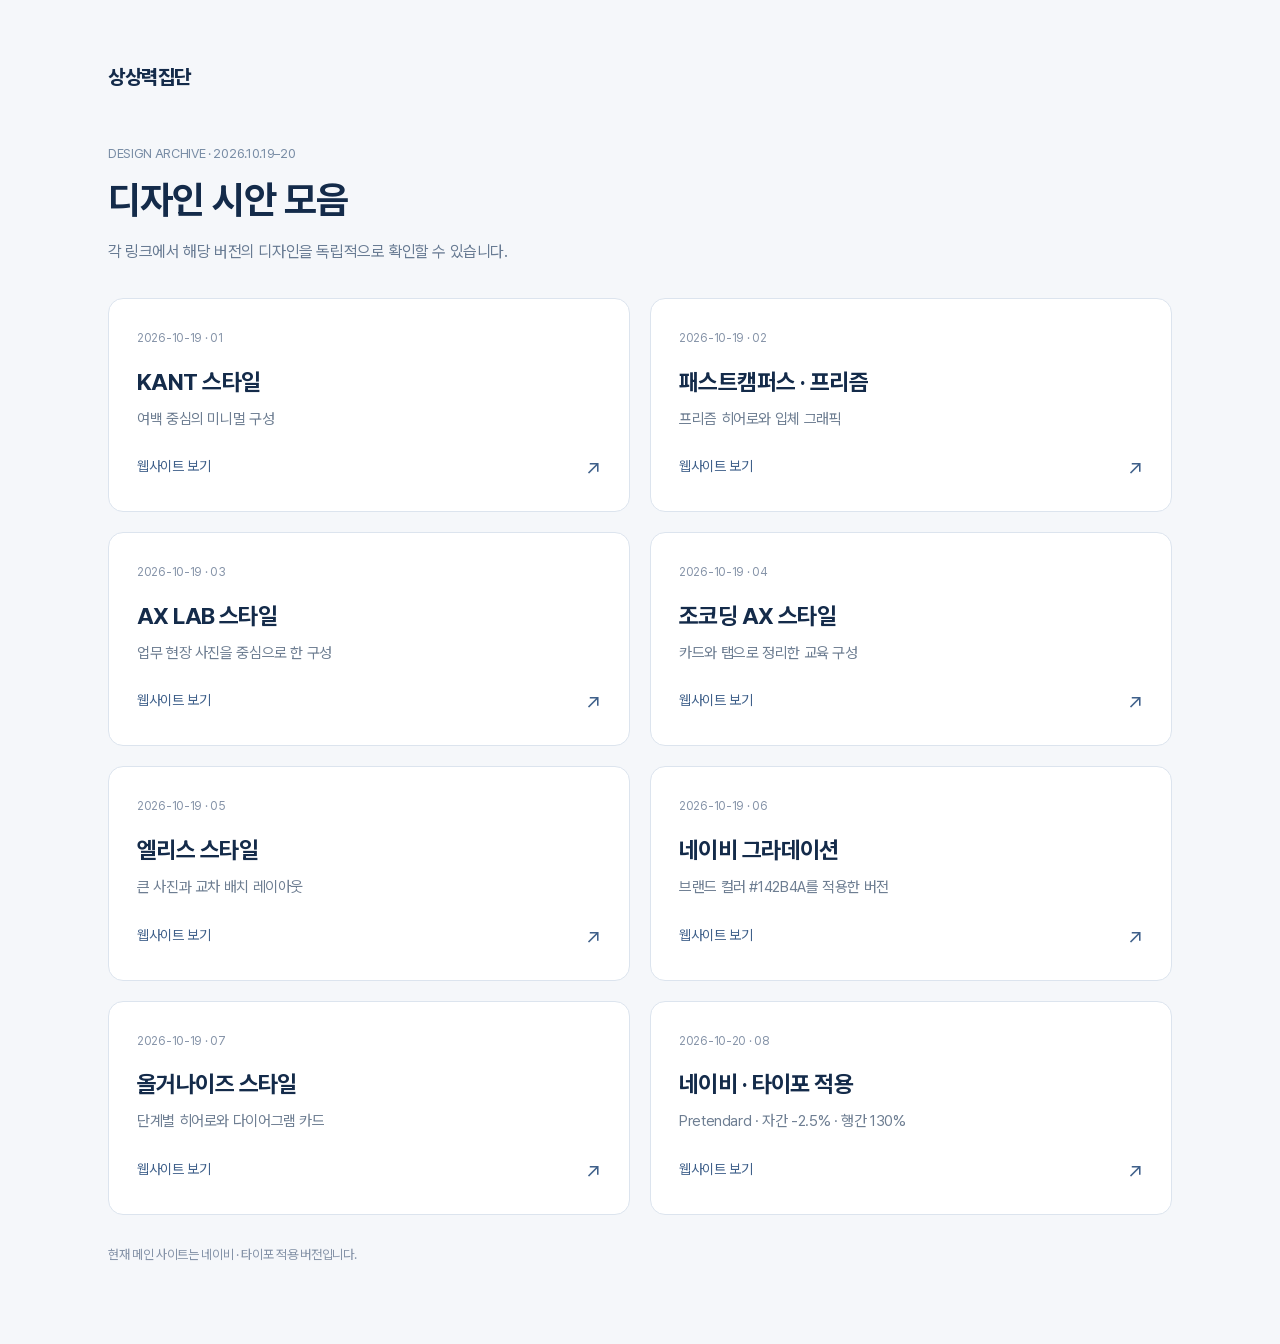
<file: versions/index.html>
<!doctype html><html lang="ko"><head><meta charset="utf-8"><meta name="viewport" content="width=device-width,initial-scale=1"><title>상상력집단 · 디자인 시안 모음</title><link rel="icon" href="data:,"><style>@font-face{font-family:Pretendard;src:url('../assets/PretendardVariable.woff2') format('woff2');font-weight:100 900}*{box-sizing:border-box;letter-spacing:-.025em;line-height:1.3}body{margin:0;background:#f5f7fa;color:#142b4a;font-family:Pretendard,sans-serif}main{max-width:1120px;margin:auto;padding:64px 28px 80px}.brand{font-weight:750;font-size:20px;text-decoration:none;color:inherit}.eyebrow{font-size:13px;color:#788ca5;margin:56px 0 12px}h1{font-size:38px;margin:0;font-weight:700}.intro{font-size:16px;color:#687b93;margin:18px 0 35px}.grid{display:grid;grid-template-columns:repeat(2,1fr);gap:20px}.card{display:block;background:white;padding:28px;border:1px solid #dce4ee;border-radius:15px;color:inherit;text-decoration:none;transition:transform .15s,border-color .15s}.card:hover{transform:translateY(-3px);border-color:#829ab8}.date{font-size:12px;color:#8593a8}h2{font-size:23px;margin:20px 0 12px}.card p{font-size:15px;color:#6e7e92;margin:0}.open{display:flex;justify-content:space-between;margin-top:28px;font-size:14px;color:#3f608a}.open b{font-size:20px;font-weight:400}.foot{font-size:13px;color:#8593a8;margin:32px 0 0}.brand:focus-visible,.card:focus-visible{outline:3px solid #87a8d1;outline-offset:5px}@media(max-width:700px){main{padding:32px 20px}.grid{grid-template-columns:1fr}h1{font-size:30px}}</style></head><body><main><a class="brand" href="../">상상력집단</a><p class="eyebrow">DESIGN ARCHIVE · 2026.10.19–20</p><h1>디자인 시안 모음</h1><p class="intro">각 링크에서 해당 버전의 디자인을 독립적으로 확인할 수 있습니다.</p><div class="grid"><a class="card" href="kant/"><span class="date">2026-10-19 · 01</span><h2>KANT 스타일</h2><p>여백 중심의 미니멀 구성</p><span class="open">웹사이트 보기 <b>↗</b></span></a><a class="card" href="fastcampus-prism/"><span class="date">2026-10-19 · 02</span><h2>패스트캠퍼스 · 프리즘</h2><p>프리즘 히어로와 입체 그래픽</p><span class="open">웹사이트 보기 <b>↗</b></span></a><a class="card" href="ax-labs/"><span class="date">2026-10-19 · 03</span><h2>AX LAB 스타일</h2><p>업무 현장 사진을 중심으로 한 구성</p><span class="open">웹사이트 보기 <b>↗</b></span></a><a class="card" href="jocoding/"><span class="date">2026-10-19 · 04</span><h2>조코딩 AX 스타일</h2><p>카드와 탭으로 정리한 교육 구성</p><span class="open">웹사이트 보기 <b>↗</b></span></a><a class="card" href="elice/"><span class="date">2026-10-19 · 05</span><h2>엘리스 스타일</h2><p>큰 사진과 교차 배치 레이아웃</p><span class="open">웹사이트 보기 <b>↗</b></span></a><a class="card" href="navy-gradient/"><span class="date">2026-10-19 · 06</span><h2>네이비 그라데이션</h2><p>브랜드 컬러 #142B4A를 적용한 버전</p><span class="open">웹사이트 보기 <b>↗</b></span></a><a class="card" href="allganize/"><span class="date">2026-10-19 · 07</span><h2>올거나이즈 스타일</h2><p>단계별 히어로와 다이어그램 카드</p><span class="open">웹사이트 보기 <b>↗</b></span></a><a class="card" href="navy-typography/"><span class="date">2026-10-20 · 08</span><h2>네이비 · 타이포 적용</h2><p>Pretendard · 자간 -2.5% · 행간 130%</p><span class="open">웹사이트 보기 <b>↗</b></span></a></div><p class="foot">현재 메인 사이트는 네이비 · 타이포 적용 버전입니다.</p></main></body></html>
</file>
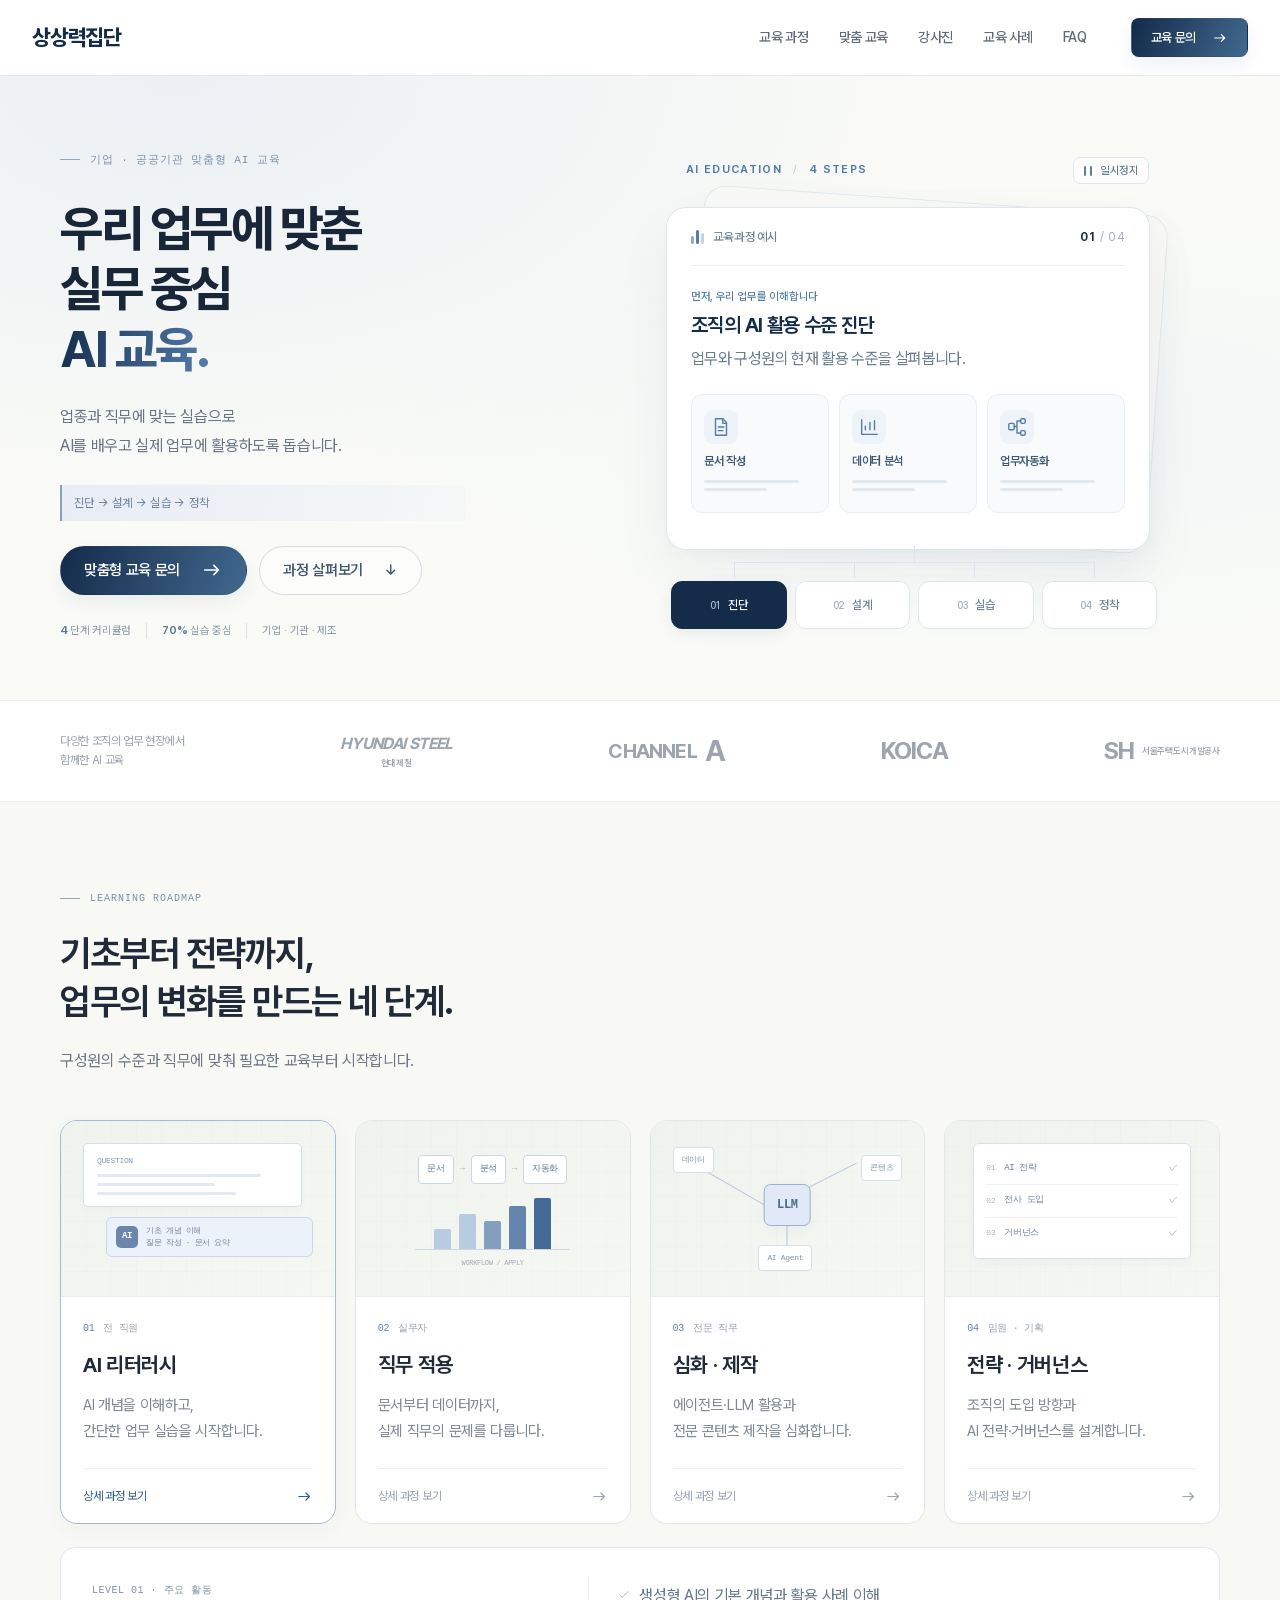
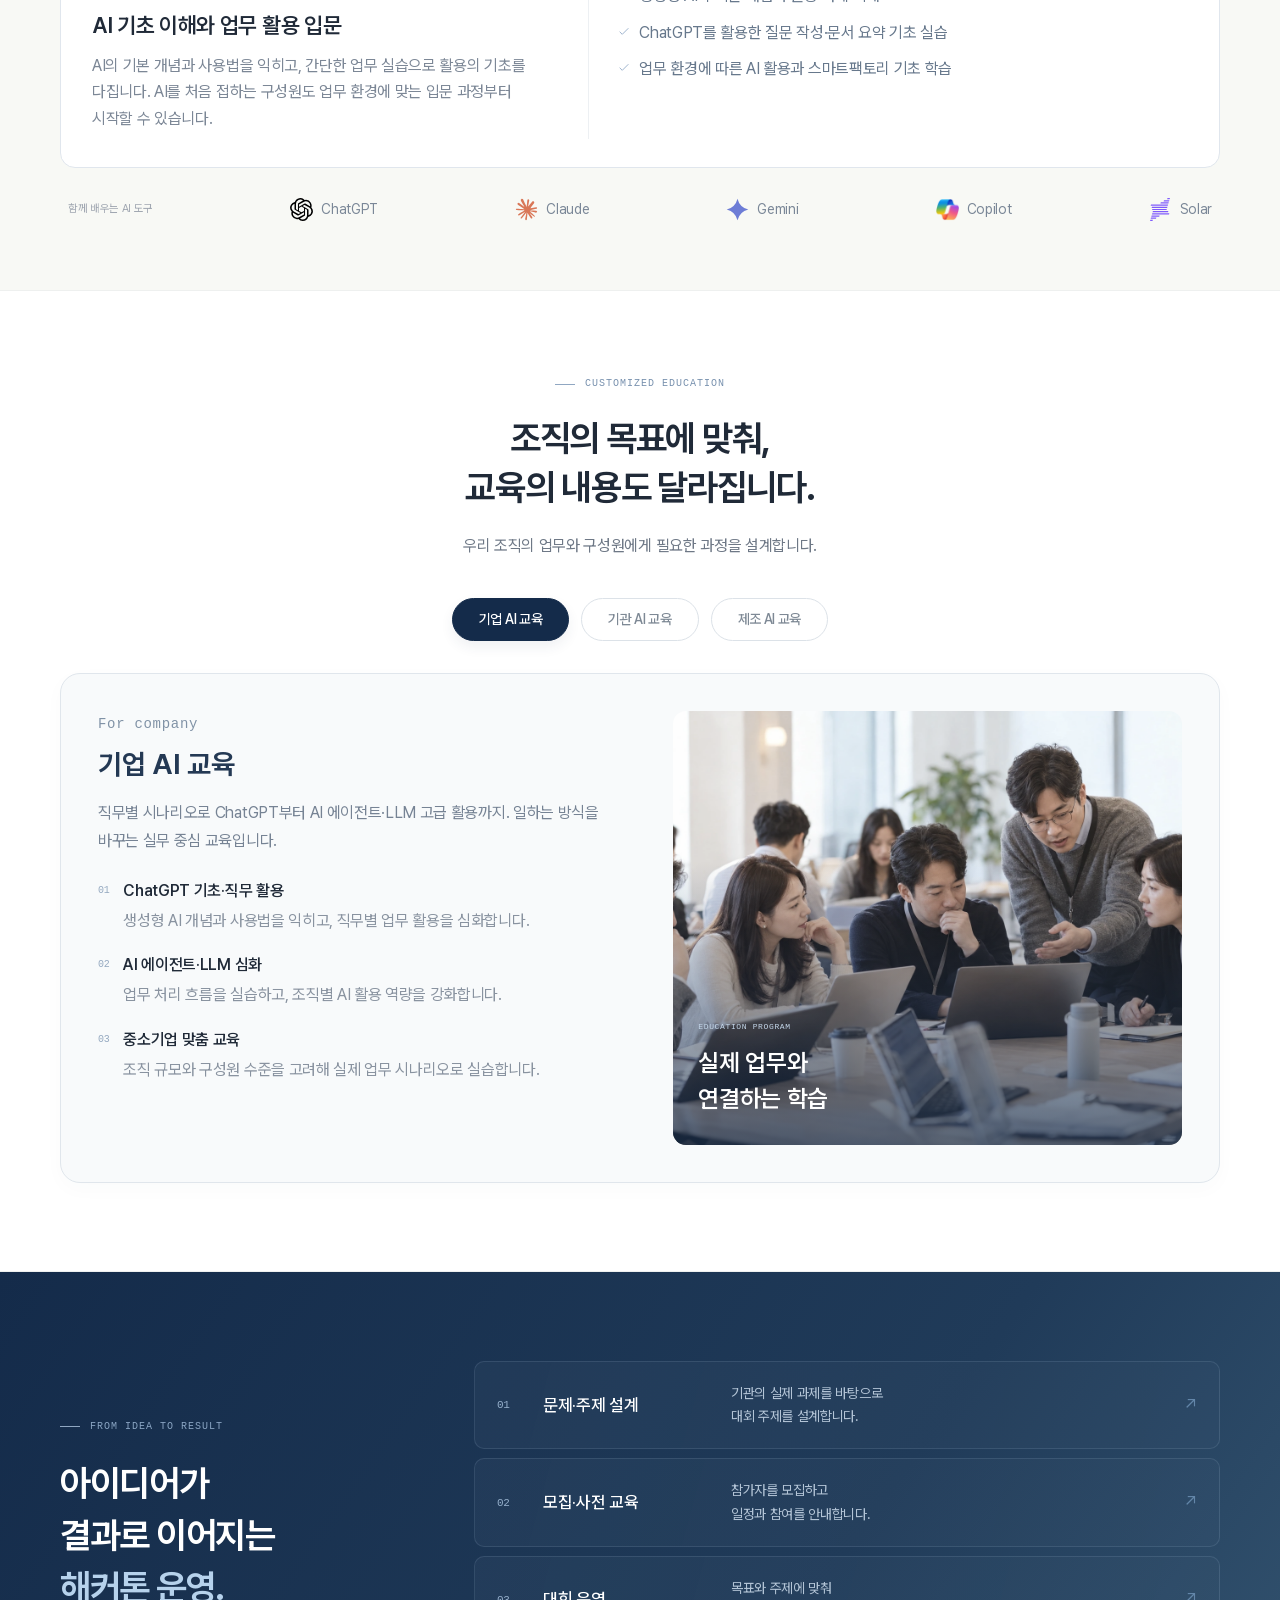
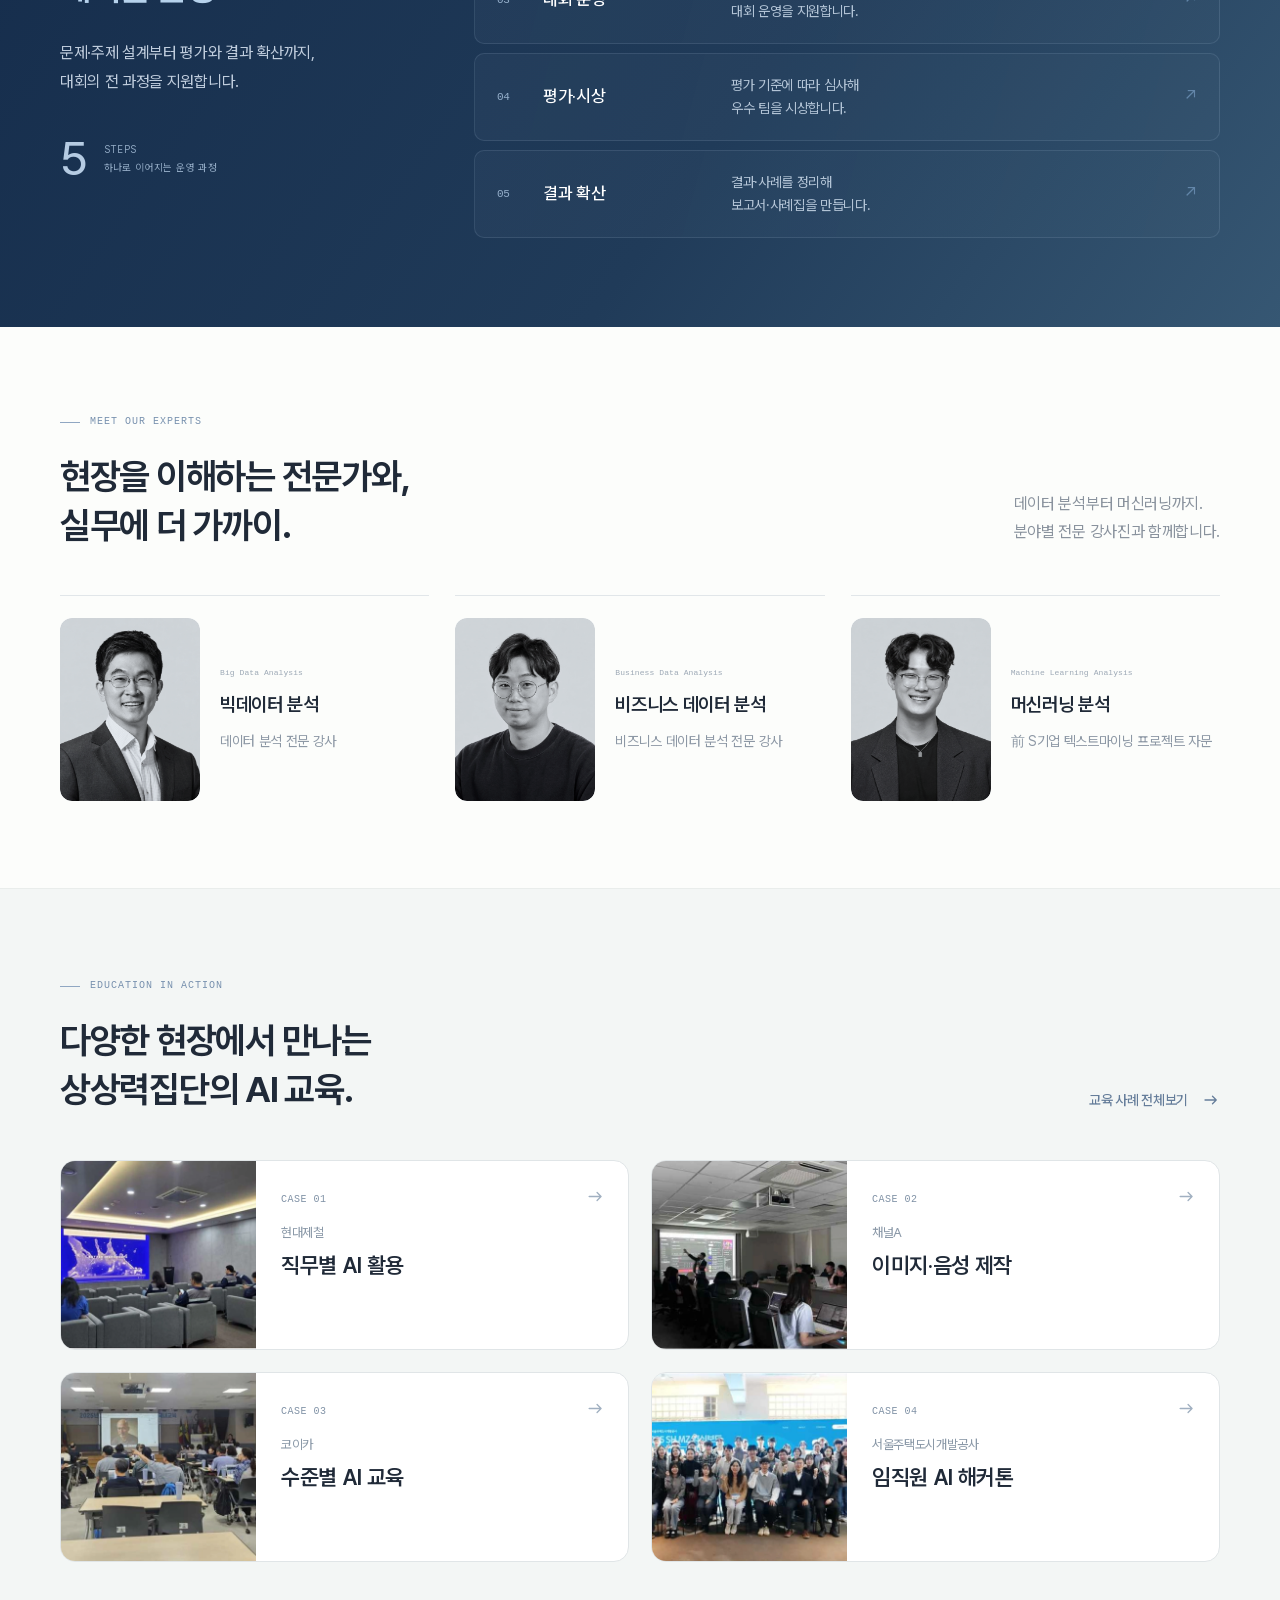
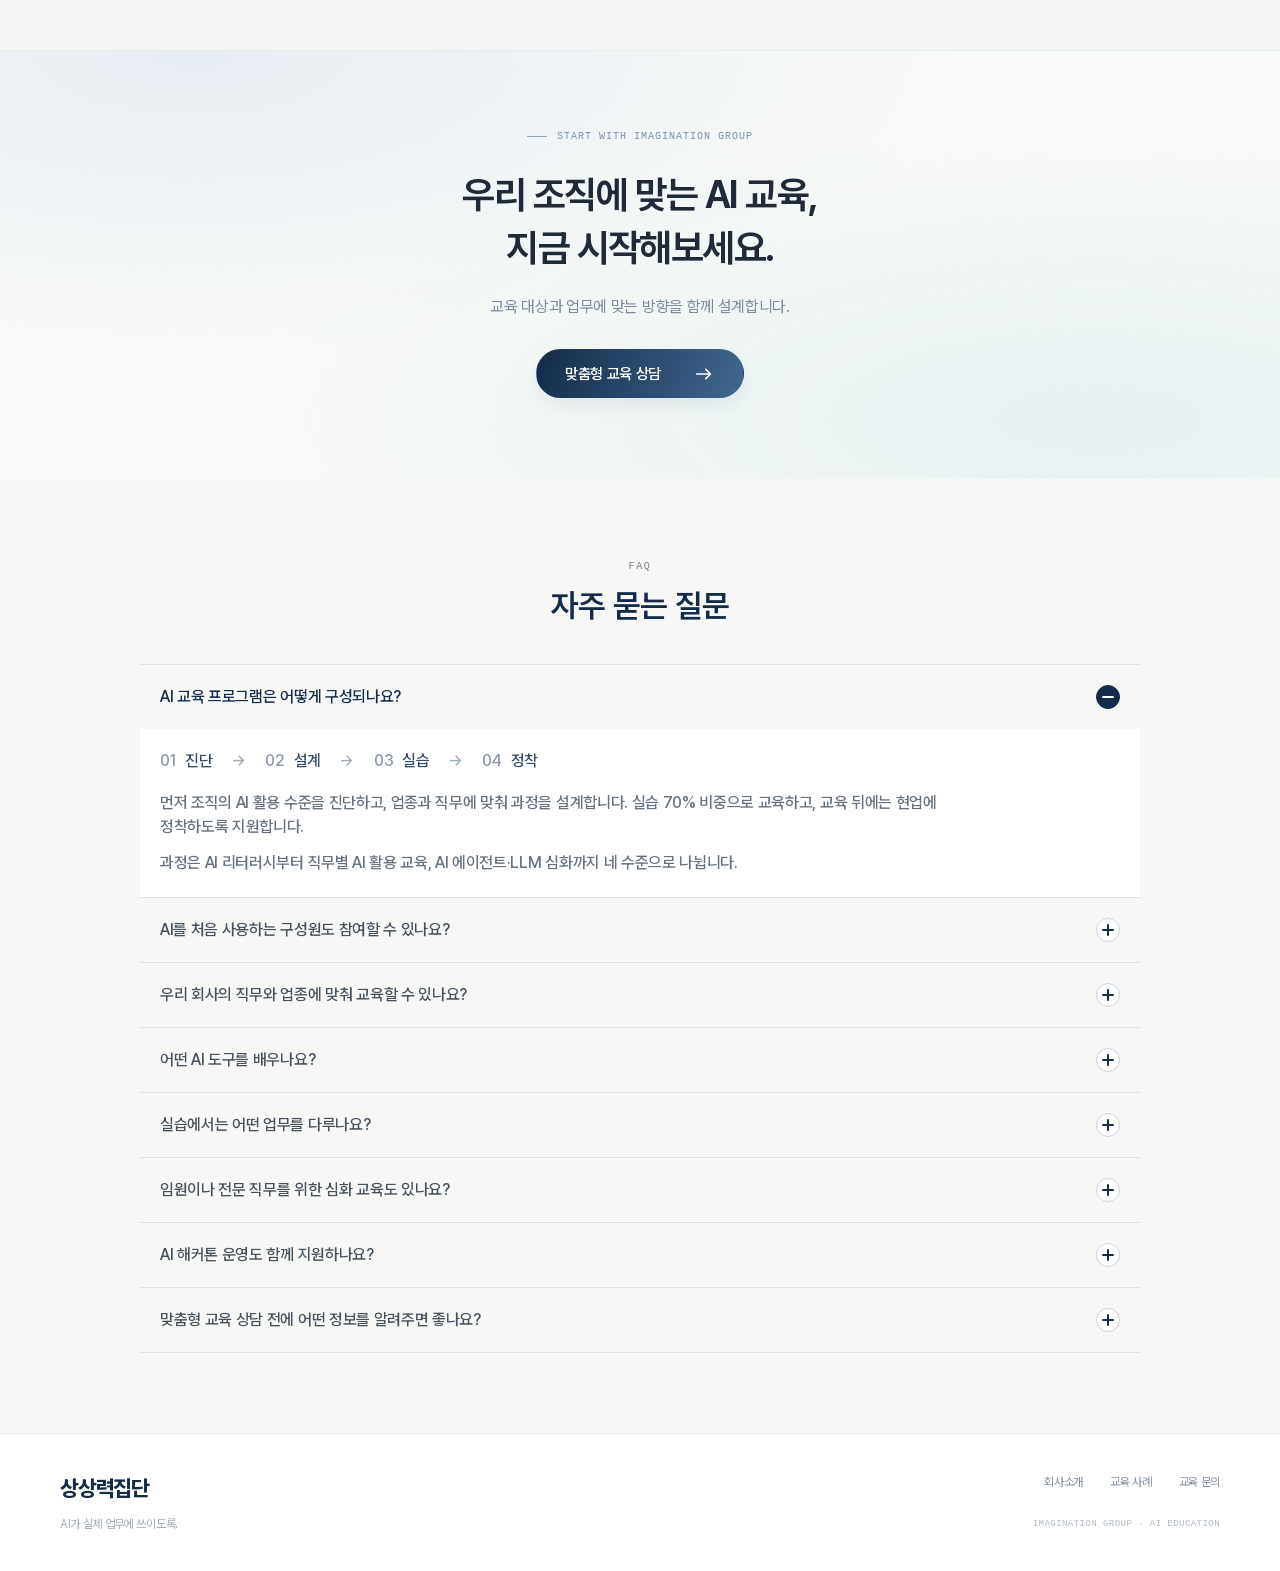
<file: versions/allganize/index.html>
<!doctype html><html lang="ko"><head><meta charset="utf-8"><meta name="viewport" content="width=device-width, initial-scale=1"><title>상상력집단 | 실무 중심 AI 교육</title><meta name="description" content="업종과 직무에 맞춘 실무 중심 AI 교육"><link rel="icon" href="data:,"><link rel="stylesheet" href="style.fcd6881d9480.css"><link rel="stylesheet" href="hero-scene.e95ef7c59a9d.css"><link rel="stylesheet" href="faq.4119666c1a34.css"><script src="site.f425111331ac.js" defer></script><script src="hero-scene.2093515455e3.js" defer></script><link rel="canonical" href="https://jaycho97.github.io/sangsang-ai-education/versions/allganize/"><meta property="og:url" content="https://jaycho97.github.io/sangsang-ai-education/versions/allganize/"></head><body>
<header class="site-header"><div class="nav-inner"><a class="wordmark" href="#hero">상상력집단</a><nav aria-label="주 메뉴"><a href="#curriculum">교육 과정</a><a href="#programs">맞춤 교육</a><a href="#instructors">강사진</a><a href="#cases">교육 사례</a><a href="#faq">FAQ</a></nav><a class="button solid nav-contact" href="#contact">교육 문의 <svg viewBox="0 0 24 24" fill="none" stroke="currentColor" stroke-width="1.7" stroke-linecap="round" stroke-linejoin="round" aria-hidden="true"><path d="M4 12h15m-5-5 5 5-5 5"/></svg></a></div></header>
<main><section id="hero" class="hero"><div class="container hero-grid"><div class="hero-copy"><span class="eyebrow">기업 · 공공기관 맞춤형 AI 교육</span><h1>우리 업무에 맞춘<br>실무 중심<br><span>AI 교육.</span></h1><p>업종과 직무에 맞는 실습으로<br>AI를 배우고 실제 업무에 활용하도록 돕습니다.</p><div class="hero-flow-note">진단 → 설계 → 실습 → 정착</div><div class="hero-actions"><a class="button solid" href="#contact">맞춤형 교육 문의 <svg viewBox="0 0 24 24" fill="none" stroke="currentColor" stroke-width="1.7" stroke-linecap="round" stroke-linejoin="round" aria-hidden="true"><path d="M4 12h15m-5-5 5 5-5 5"/></svg></a><a class="button outline" href="#curriculum">과정 살펴보기 <span>↓</span></a></div><div class="hero-facts"><span><b>4</b> 단계 커리큘럼</span><span><b>70%</b> 실습 중심</span><span>기업 · 기관 · 제조</span></div></div><div class="hero-visual"><div class="edu-scene" role="group" aria-label="AI 교육 과정 예시">
  <p class="edu-scene__overline">AI EDUCATION <span>/</span> 4 STEPS</p>
  <button class="edu-scene__playback" type="button" data-playback aria-pressed="false" aria-label="자동 전환 일시정지" hidden><span class="edu-scene__playback-icon" aria-hidden="true"></span><span data-playback-label>일시정지</span></button>
  <div class="edu-scene__back-card" aria-hidden="true">
    <span></span><span></span><span></span>
  </div>
  <div class="edu-scene__canvas">
    <div class="edu-scene__card-header">
      <span class="edu-scene__example"><span class="edu-scene__tiny-mark" aria-hidden="true"><i></i><i></i><i></i></span>교육 과정 예시</span>
      <span class="edu-scene__counter" data-stage-counter aria-hidden="true">01 <span>/ 04</span></span>
    </div>
    <section class="edu-scene__panel" id="edu-panel-1" role="tabpanel" aria-labelledby="edu-step-1" data-stage-panel="1">
      <p class="edu-scene__stage-kicker">먼저, 우리 업무를 이해합니다</p>
      <h3 class="edu-scene__title">조직의 AI 활용 수준 진단</h3>
      <p class="edu-scene__description">업무와 구성원의 현재 활용 수준을 살펴봅니다.</p>
      <div class="edu-scene__topics">
        <div class="edu-scene__topic">
          <span class="edu-scene__topic-icon" aria-hidden="true"><svg width="24" height="24" viewBox="0 0 24 24" fill="none"><path d="M6 3H14L18 7V21H6V3Z"/><path d="M14 3V8H18M9 12H15M9 16H14"/></svg></span>
          <span>문서 작성</span><i aria-hidden="true"></i><i aria-hidden="true"></i>
        </div>
        <div class="edu-scene__topic">
          <span class="edu-scene__topic-icon" aria-hidden="true"><svg width="24" height="24" viewBox="0 0 24 24" fill="none"><path d="M4 4V20H21M8 15V11M13 15V7M18 15V5"/></svg></span>
          <span>데이터 분석</span><i aria-hidden="true"></i><i aria-hidden="true"></i>
        </div>
        <div class="edu-scene__topic">
          <span class="edu-scene__topic-icon" aria-hidden="true"><svg width="24" height="24" viewBox="0 0 24 24" fill="none"><rect x="3" y="8" width="6" height="7" rx="1.5"/><rect x="16" y="3" width="5" height="5" rx="1.5"/><rect x="16" y="16" width="5" height="5" rx="1.5"/><path d="M9 11.5H12V5.5H16M12 11.5V18.5H16"/></svg></span>
          <span>업무자동화</span><i aria-hidden="true"></i><i aria-hidden="true"></i>
        </div>
      </div>
    </section>
    <section class="edu-scene__panel" id="edu-panel-2" role="tabpanel" aria-labelledby="edu-step-2" data-stage-panel="2" hidden>
      <p class="edu-scene__stage-kicker">필요한 배움에 맞춰 연결합니다</p>
      <h3 class="edu-scene__title">업종·직무 맞춤 설계</h3>
      <p class="edu-scene__description">구성원 수준에 맞춰 교육 과정을 연결합니다.</p>
      <ol class="edu-scene__level-list">
        <li><span>01</span><strong>AI 리터러시</strong><small>전 직원</small></li>
        <li><span>02</span><strong>직무 적용</strong><small>실무자</small></li>
        <li><span>03</span><strong>심화·제작</strong><small>전문 직무</small></li>
        <li><span>04</span><strong>전략·거버넌스</strong><small>임원·기획</small></li>
      </ol>
    </section>
    <section class="edu-scene__panel" id="edu-panel-3" role="tabpanel" aria-labelledby="edu-step-3" data-stage-panel="3" hidden>
      <p class="edu-scene__stage-kicker">직접 해보며 활용을 익힙니다</p>
      <h3 class="edu-scene__title">실제 업무 실습</h3>
      <p class="edu-scene__description">문서 요약부터 업무 적용까지 직접 익힙니다.</p>
      <div class="edu-scene__practice" aria-hidden="true">
        <div class="edu-scene__paper"><span>업무 문서</span><i></i><i></i><i></i><i></i></div>
        <span class="edu-scene__transfer">→</span>
        <div class="edu-scene__paper edu-scene__paper--summary"><span>요약</span><i></i><i></i><i></i></div>
      </div>
      <span class="edu-scene__practice-badge"><strong>70%</strong> 실습</span>
    </section>
    <section class="edu-scene__panel" id="edu-panel-4" role="tabpanel" aria-labelledby="edu-step-4" data-stage-panel="4" hidden>
      <p class="edu-scene__stage-kicker">배움을 실제 업무로 이어갑니다</p>
      <h3 class="edu-scene__title">현업에 활용·정착</h3>
      <p class="edu-scene__description">배운 내용을 실제 업무에 연결합니다.</p>
      <ul class="edu-scene__check-list">
        <li><span aria-hidden="true">✓</span>배운 도구를 업무에 연결</li>
        <li><span aria-hidden="true">✓</span>직무에 맞는 활용 방법 정리</li>
        <li><span aria-hidden="true">✓</span>현업 적용 방향 점검</li>
      </ul>
    </section>
  </div>
  <div class="edu-scene__finish-tag" data-finish-tag hidden><span aria-hidden="true">✓</span> 배움을 실제 업무로</div>
  <div class="edu-scene__connectors" aria-hidden="true"><i></i><span></span><span></span><span></span><span></span></div>
  <div class="edu-scene__steps" role="tablist" aria-label="교육 과정 단계">
    <button class="edu-scene__step" id="edu-step-1" type="button" role="tab" aria-selected="true" aria-controls="edu-panel-1" data-stage="1" tabindex="0"><span>01</span>진단</button>
    <button class="edu-scene__step" id="edu-step-2" type="button" role="tab" aria-selected="false" aria-controls="edu-panel-2" data-stage="2" tabindex="-1"><span>02</span>설계</button>
    <button class="edu-scene__step" id="edu-step-3" type="button" role="tab" aria-selected="false" aria-controls="edu-panel-3" data-stage="3" tabindex="-1"><span>03</span>실습</button>
    <button class="edu-scene__step" id="edu-step-4" type="button" role="tab" aria-selected="false" aria-controls="edu-panel-4" data-stage="4" tabindex="-1"><span>04</span>정착</button>
  </div>
</div>
</div></div></section>
<section class="proof"><div class="container proof-row"><p>다양한 조직의 업무 현장에서<br>함께한 AI 교육</p><span class="proof-hyundai">HYUNDAI STEEL<small>현대제철</small></span><span class="proof-channel">CHANNEL <b>A</b></span><span class="proof-koica">KOICA</span><span class="proof-sh">SH<small>서울주택도시개발공사</small></span></div></section>
<section class="section curriculum" id="curriculum"><div class="container"><header class="section-heading"><span class="eyebrow">LEARNING ROADMAP</span><h2>기초부터 전략까지,<br>업무의 변화를 만드는 네 단계.</h2><p>구성원의 수준과 직무에 맞춰 필요한 교육부터 시작합니다.</p></header><div class="level-grid" role="tablist" aria-label="교육 단계 선택"><article class="level-card active"><div class="level-art art-1"><div class="mini-prompt"><span>QUESTION</span><i></i><i></i><i></i></div><div class="mini-answer"><b>AI</b><span>기초 개념 이해<br>질문 작성 · 문서 요약</span></div></div><div class="level-card-copy"><div class="card-kicker"><span>01</span> 전 직원</div><h3>AI 리터러시</h3><p>AI 개념을 이해하고,<br>간단한 업무 실습을 시작합니다.</p><button class="level-pick" id="level-tab-1" role="tab" data-level="1" aria-controls="level-panel-1" aria-selected="true" tabindex="0" aria-label="AI 리터러시 상세 과정">상세 과정 보기 <svg viewBox="0 0 24 24" fill="none" stroke="currentColor" stroke-width="1.7" stroke-linecap="round" stroke-linejoin="round" aria-hidden="true"><path d="M4 12h15m-5-5 5 5-5 5"/></svg></button></div></article><article class="level-card "><div class="level-art art-2"><div class="mini-flow"><span>문서</span><i>→</i><span>분석</span><i>→</i><span>자동화</span></div><div class="mini-bars"><i></i><i></i><i></i><i></i><i></i></div><small>WORKFLOW / APPLY</small></div><div class="level-card-copy"><div class="card-kicker"><span>02</span> 실무자</div><h3>직무 적용</h3><p>문서부터 데이터까지,<br>실제 직무의 문제를 다룹니다.</p><button class="level-pick" id="level-tab-2" role="tab" data-level="2" aria-controls="level-panel-2" aria-selected="false" tabindex="-1" aria-label="직무 적용 상세 과정">상세 과정 보기 <svg viewBox="0 0 24 24" fill="none" stroke="currentColor" stroke-width="1.7" stroke-linecap="round" stroke-linejoin="round" aria-hidden="true"><path d="M4 12h15m-5-5 5 5-5 5"/></svg></button></div></article><article class="level-card "><div class="level-art art-3"><div class="mini-network"><span class="node a">데이터</span><span class="node b">콘텐츠</span><strong>LLM</strong><span class="node c">AI Agent</span><i class="line one"></i><i class="line two"></i><i class="line three"></i></div></div><div class="level-card-copy"><div class="card-kicker"><span>03</span> 전문 직무</div><h3>심화 · 제작</h3><p>에이전트·LLM 활용과<br>전문 콘텐츠 제작을 심화합니다.</p><button class="level-pick" id="level-tab-3" role="tab" data-level="3" aria-controls="level-panel-3" aria-selected="false" tabindex="-1" aria-label="심화 · 제작 상세 과정">상세 과정 보기 <svg viewBox="0 0 24 24" fill="none" stroke="currentColor" stroke-width="1.7" stroke-linecap="round" stroke-linejoin="round" aria-hidden="true"><path d="M4 12h15m-5-5 5 5-5 5"/></svg></button></div></article><article class="level-card "><div class="level-art art-4"><div class="mini-plan"><div><b>01</b><span>AI 전략</span><i>✓</i></div><div><b>02</b><span>전사 도입</span><i>✓</i></div><div><b>03</b><span>거버넌스</span><i>✓</i></div></div></div><div class="level-card-copy"><div class="card-kicker"><span>04</span> 임원 · 기획</div><h3>전략 · 거버넌스</h3><p>조직의 도입 방향과<br>AI 전략·거버넌스를 설계합니다.</p><button class="level-pick" id="level-tab-4" role="tab" data-level="4" aria-controls="level-panel-4" aria-selected="false" tabindex="-1" aria-label="전략 · 거버넌스 상세 과정">상세 과정 보기 <svg viewBox="0 0 24 24" fill="none" stroke="currentColor" stroke-width="1.7" stroke-linecap="round" stroke-linejoin="round" aria-hidden="true"><path d="M4 12h15m-5-5 5 5-5 5"/></svg></button></div></article></div><div class="level-panels"><article class="level-panel" id="level-panel-1" role="tabpanel" aria-labelledby="level-tab-1" ><div class="detail-intro"><span class="mono">LEVEL 01 · 주요 활동</span><h3>AI 기초 이해와 업무 활용 입문</h3><p>AI의 기본 개념과 사용법을 익히고, 간단한 업무 실습으로 활용의 기초를 다집니다. AI를 처음 접하는 구성원도 업무 환경에 맞는 입문 과정부터 시작할 수 있습니다.</p></div><ul class=""><li><svg viewBox="0 0 24 24" fill="none" stroke="currentColor" stroke-width="1.7" stroke-linecap="round" stroke-linejoin="round" aria-hidden="true"><path d="m5 12 4 4L19 6"/></svg><span>생성형 AI의 기본 개념과 활용 사례 이해</span></li><li><svg viewBox="0 0 24 24" fill="none" stroke="currentColor" stroke-width="1.7" stroke-linecap="round" stroke-linejoin="round" aria-hidden="true"><path d="m5 12 4 4L19 6"/></svg><span>ChatGPT를 활용한 질문 작성·문서 요약 기초 실습</span></li><li><svg viewBox="0 0 24 24" fill="none" stroke="currentColor" stroke-width="1.7" stroke-linecap="round" stroke-linejoin="round" aria-hidden="true"><path d="m5 12 4 4L19 6"/></svg><span>업무 환경에 따른 AI 활용과 스마트팩토리 기초 학습</span></li></ul></article><article class="level-panel" id="level-panel-2" role="tabpanel" aria-labelledby="level-tab-2" hidden><div class="detail-intro"><span class="mono">LEVEL 02 · 주요 과정</span><h3>직무별 업무에 AI 활용하기</h3><p>문서 작성부터 데이터 분석, 업무자동화까지. 직무와 업종에 맞는 실제 업무 시나리오로 실습합니다.</p></div><ul class="two-col"><li><svg viewBox="0 0 24 24" fill="none" stroke="currentColor" stroke-width="1.7" stroke-linecap="round" stroke-linejoin="round" aria-hidden="true"><path d="m5 12 4 4L19 6"/></svg><span>챗GPT 마스터 교육</span></li><li><svg viewBox="0 0 24 24" fill="none" stroke="currentColor" stroke-width="1.7" stroke-linecap="round" stroke-linejoin="round" aria-hidden="true"><path d="m5 12 4 4L19 6"/></svg><span>업무자동화 AI 활용</span></li><li><svg viewBox="0 0 24 24" fill="none" stroke="currentColor" stroke-width="1.7" stroke-linecap="round" stroke-linejoin="round" aria-hidden="true"><path d="m5 12 4 4L19 6"/></svg><span>VBA(엑셀) AI 활용</span></li><li><svg viewBox="0 0 24 24" fill="none" stroke="currentColor" stroke-width="1.7" stroke-linecap="round" stroke-linejoin="round" aria-hidden="true"><path d="m5 12 4 4L19 6"/></svg><span>PPT AI 활용 (캔바·감마)</span></li><li><svg viewBox="0 0 24 24" fill="none" stroke="currentColor" stroke-width="1.7" stroke-linecap="round" stroke-linejoin="round" aria-hidden="true"><path d="m5 12 4 4L19 6"/></svg><span>챗GPT 엑셀 데이터 분석</span></li><li><svg viewBox="0 0 24 24" fill="none" stroke="currentColor" stroke-width="1.7" stroke-linecap="round" stroke-linejoin="round" aria-hidden="true"><path d="m5 12 4 4L19 6"/></svg><span>경쟁사 정밀분석 AI</span></li><li><svg viewBox="0 0 24 24" fill="none" stroke="currentColor" stroke-width="1.7" stroke-linecap="round" stroke-linejoin="round" aria-hidden="true"><path d="m5 12 4 4L19 6"/></svg><span>중간관리자 AI 리더십</span></li><li><svg viewBox="0 0 24 24" fill="none" stroke="currentColor" stroke-width="1.7" stroke-linecap="round" stroke-linejoin="round" aria-hidden="true"><path d="m5 12 4 4L19 6"/></svg><span>공문서 AI 자동화</span></li><li><svg viewBox="0 0 24 24" fill="none" stroke="currentColor" stroke-width="1.7" stroke-linecap="round" stroke-linejoin="round" aria-hidden="true"><path d="m5 12 4 4L19 6"/></svg><span>예지보전 (고장 예측)</span></li><li><svg viewBox="0 0 24 24" fill="none" stroke="currentColor" stroke-width="1.7" stroke-linecap="round" stroke-linejoin="round" aria-hidden="true"><path d="m5 12 4 4L19 6"/></svg><span>비전검사·품질검출</span></li></ul></article><article class="level-panel" id="level-panel-3" role="tabpanel" aria-labelledby="level-tab-3" hidden><div class="detail-intro"><span class="mono">LEVEL 03 · 주요 과정</span><h3>AI 전문 활용과 제작 역량 심화</h3><p>AI 에이전트·LLM 고급 활용부터 전문 콘텐츠 제작까지. 전문 직무에 맞는 심화 과정을 선택합니다.</p></div><ul class="two-col"><li><svg viewBox="0 0 24 24" fill="none" stroke="currentColor" stroke-width="1.7" stroke-linecap="round" stroke-linejoin="round" aria-hidden="true"><path d="m5 12 4 4L19 6"/></svg><span>LLM 활용 고급화</span></li><li><svg viewBox="0 0 24 24" fill="none" stroke="currentColor" stroke-width="1.7" stroke-linecap="round" stroke-linejoin="round" aria-hidden="true"><path d="m5 12 4 4L19 6"/></svg><span>비용절감 AI 해결사</span></li><li><svg viewBox="0 0 24 24" fill="none" stroke="currentColor" stroke-width="1.7" stroke-linecap="round" stroke-linejoin="round" aria-hidden="true"><path d="m5 12 4 4L19 6"/></svg><span>AI 크리에이티브 워크샵</span></li><li><svg viewBox="0 0 24 24" fill="none" stroke="currentColor" stroke-width="1.7" stroke-linecap="round" stroke-linejoin="round" aria-hidden="true"><path d="m5 12 4 4L19 6"/></svg><span>생성형 이미지·영상 전문</span></li><li><svg viewBox="0 0 24 24" fill="none" stroke="currentColor" stroke-width="1.7" stroke-linecap="round" stroke-linejoin="round" aria-hidden="true"><path d="m5 12 4 4L19 6"/></svg><span>공공데이터 분석 AI</span></li><li><svg viewBox="0 0 24 24" fill="none" stroke="currentColor" stroke-width="1.7" stroke-linecap="round" stroke-linejoin="round" aria-hidden="true"><path d="m5 12 4 4L19 6"/></svg><span>맞춤형 VOD 제작</span></li><li><svg viewBox="0 0 24 24" fill="none" stroke="currentColor" stroke-width="1.7" stroke-linecap="round" stroke-linejoin="round" aria-hidden="true"><path d="m5 12 4 4L19 6"/></svg><span>실시간 AI 전문가 코칭</span></li><li><svg viewBox="0 0 24 24" fill="none" stroke="currentColor" stroke-width="1.7" stroke-linecap="round" stroke-linejoin="round" aria-hidden="true"><path d="m5 12 4 4L19 6"/></svg><span>민원응대 AI 전문</span></li><li><svg viewBox="0 0 24 24" fill="none" stroke="currentColor" stroke-width="1.7" stroke-linecap="round" stroke-linejoin="round" aria-hidden="true"><path d="m5 12 4 4L19 6"/></svg><span>피지컬 AI</span></li><li><svg viewBox="0 0 24 24" fill="none" stroke="currentColor" stroke-width="1.7" stroke-linecap="round" stroke-linejoin="round" aria-hidden="true"><path d="m5 12 4 4L19 6"/></svg><span>공정 최적화</span></li></ul></article><article class="level-panel" id="level-panel-4" role="tabpanel" aria-labelledby="level-tab-4" hidden><div class="detail-intro"><span class="mono">LEVEL 04 · 주요 과정</span><h3>조직의 AI 전략과 거버넌스 설계</h3><p>경영진의 AI 전략부터 조직의 도입 방향까지. AX 전환을 다루는 임원·기획 과정을 운영합니다.</p></div><ul class=""><li><svg viewBox="0 0 24 24" fill="none" stroke="currentColor" stroke-width="1.7" stroke-linecap="round" stroke-linejoin="round" aria-hidden="true"><path d="m5 12 4 4L19 6"/></svg><span>경영진 AI 전략 워크샵</span></li><li><svg viewBox="0 0 24 24" fill="none" stroke="currentColor" stroke-width="1.7" stroke-linecap="round" stroke-linejoin="round" aria-hidden="true"><path d="m5 12 4 4L19 6"/></svg><span>AI 윤리경영 가이드라인</span></li><li><svg viewBox="0 0 24 24" fill="none" stroke="currentColor" stroke-width="1.7" stroke-linecap="round" stroke-linejoin="round" aria-hidden="true"><path d="m5 12 4 4L19 6"/></svg><span>AI 도입 전사과정 (40h)</span></li><li><svg viewBox="0 0 24 24" fill="none" stroke="currentColor" stroke-width="1.7" stroke-linecap="round" stroke-linejoin="round" aria-hidden="true"><path d="m5 12 4 4L19 6"/></svg><span>인공지능기본법 교육</span></li></ul></article></div><div class="tool-line"><span>함께 배우는 AI 도구</span><div><img src="assets/tool-chatgpt.svg" alt="">ChatGPT</div><div><img src="assets/tool-claude-mark.svg" alt="">Claude</div><div><svg viewBox="0 0 32 32" aria-hidden="true"><path d="M16 1Q19 13 31 16Q19 19 16 31Q13 19 1 16Q13 13 16 1" fill="#6d7dd6"/></svg>Gemini</div><div><img src="assets/tool-copilot.webp" alt="">Copilot</div><div><img src="assets/tool-upstage-mark.svg" alt="">Solar</div></div></div></section>
<section class="section programs" id="programs"><div class="container"><header class="section-heading centered"><span class="eyebrow">CUSTOMIZED EDUCATION</span><h2>조직의 목표에 맞춰,<br>교육의 내용도 달라집니다.</h2><p>우리 조직의 업무와 구성원에게 필요한 과정을 설계합니다.</p></header><div class="program-tabs" role="tablist" aria-label="교육 대상 선택"><button class="program-tab" role="tab" id="program-tab-company" aria-controls="program-company" aria-selected="true" tabindex="0" data-program="company">기업 AI 교육</button><button class="program-tab" role="tab" id="program-tab-institution" aria-controls="program-institution" aria-selected="false" tabindex="-1" data-program="institution">기관 AI 교육</button><button class="program-tab" role="tab" id="program-tab-manufacturing" aria-controls="program-manufacturing" aria-selected="false" tabindex="-1" data-program="manufacturing">제조 AI 교육</button></div><div class="program-panels"><article class="program-panel" role="tabpanel" id="program-company" aria-labelledby="program-tab-company" ><div class="program-panel-copy"><span class="mono">For company</span><h3>기업 AI 교육</h3><p>직무별 시나리오로 ChatGPT부터 AI 에이전트·LLM 고급 활용까지. 일하는 방식을 바꾸는 실무 중심 교육입니다.</p><ul><li><span>01</span><div><h4>ChatGPT 기초·직무 활용</h4><p>생성형 AI 개념과 사용법을 익히고, 직무별 업무 활용을 심화합니다.</p></div></li><li><span>02</span><div><h4>AI 에이전트·LLM 심화</h4><p>업무 처리 흐름을 실습하고, 조직별 AI 활용 역량을 강화합니다.</p></div></li><li><span>03</span><div><h4>중소기업 맞춤 교육</h4><p>조직 규모와 구성원 수준을 고려해 실제 업무 시나리오로 실습합니다.</p></div></li></ul></div><div class="program-panel-visual"><img src="assets/ai-workshop.c64a867b867e.webp" alt="기업 AI 교육 관련 학습 장면"><div class="photo-stamp"><span>EDUCATION PROGRAM</span><strong>실제 업무와<br>연결하는 학습</strong></div></div></article><article class="program-panel" role="tabpanel" id="program-institution" aria-labelledby="program-tab-institution" hidden><div class="program-panel-copy"><span class="mono">For institution</span><h3>기관 AI 교육</h3><p>공공기관의 업무와 현장을 고려한 AI 교육. 공문서 자동화부터 공공데이터 분석까지 연결합니다.</p><ul><li><span>01</span><div><h4>AI 리터러시·직무 활용</h4><p>공공기관 구성원의 수준과 업무에 맞춰 AI 활용의 기초를 익힙니다.</p></div></li><li><span>02</span><div><h4>공문서·공공데이터</h4><p>공문서 자동화와 공공데이터 분석을 실제 업무와 연결합니다.</p></div></li><li><span>03</span><div><h4>민원응대·전문가 코칭</h4><p>민원응대 AI 활용과 전문가 코칭으로 업무 적용을 돕습니다.</p></div></li></ul></div><div class="program-panel-visual"><img src="assets/case-3.webp" alt="기관 AI 교육 관련 학습 장면"><div class="photo-stamp"><span>EDUCATION PROGRAM</span><strong>실제 업무와<br>연결하는 학습</strong></div></div></article><article class="program-panel" role="tabpanel" id="program-manufacturing" aria-labelledby="program-tab-manufacturing" hidden><div class="program-panel-copy"><span class="mono">For manufacturing</span><h3>제조 AI 교육</h3><p>제조데이터를 이해하고 현장의 문제를 풀어갑니다. 스마트팩토리 기초부터 공정 최적화·피지컬 AI까지.</p><ul><li><span>01</span><div><h4>스마트팩토리 기초</h4><p>제조 현장의 데이터와 AI 활용의 기초를 학습합니다.</p></div></li><li><span>02</span><div><h4>예지보전·비전검사</h4><p>고장 예측, 비전검사와 품질검출을 다룹니다.</p></div></li><li><span>03</span><div><h4>공정 최적화·피지컬 AI</h4><p>공정 최적화와 피지컬 AI로 제조 현장의 활용 범위를 넓힙니다.</p></div></li></ul></div><div class="program-panel-visual"><img src="assets/case-1.webp" alt="제조 AI 교육 관련 학습 장면"><div class="photo-stamp"><span>EDUCATION PROGRAM</span><strong>실제 업무와<br>연결하는 학습</strong></div></div></article></div></div></section>
<section class="section delivery" id="hackathon"><div class="container delivery-grid"><header class="section-heading"><span class="eyebrow">FROM IDEA TO RESULT</span><h2>아이디어가<br>결과로 이어지는<br><span>해커톤 운영.</span></h2><p>문제·주제 설계부터 평가와 결과 확산까지,<br>대회의 전 과정을 지원합니다.</p><div class="delivery-caption"><b>5</b><span>STEPS<br>하나로 이어지는 운영 과정</span></div></header><ol class="delivery-layers"><li><span class="layer-index">01</span><h3>문제·주제 설계</h3><p>기관의 실제 과제를 바탕으로<br>대회 주제를 설계합니다.</p><span class="layer-arrow">↗</span></li><li><span class="layer-index">02</span><h3>모집·사전 교육</h3><p>참가자를 모집하고<br>일정과 참여를 안내합니다.</p><span class="layer-arrow">↗</span></li><li><span class="layer-index">03</span><h3>대회 운영</h3><p>목표와 주제에 맞춰<br>대회 운영을 지원합니다.</p><span class="layer-arrow">↗</span></li><li><span class="layer-index">04</span><h3>평가·시상</h3><p>평가 기준에 따라 심사해<br>우수 팀을 시상합니다.</p><span class="layer-arrow">↗</span></li><li><span class="layer-index">05</span><h3>결과 확산</h3><p>결과·사례를 정리해<br>보고서·사례집을 만듭니다.</p><span class="layer-arrow">↗</span></li></ol></div></section>
<section class="section experts" id="instructors"><div class="container"><header class="section-heading split"><div><span class="eyebrow">MEET OUR EXPERTS</span><h2>현장을 이해하는 전문가와,<br>실무에 더 가까이.</h2></div><p>데이터 분석부터 머신러닝까지.<br>분야별 전문 강사진과 함께합니다.</p></header><div class="expert-grid"><article class="expert"><div class="portrait"><img src="assets/instructor-normalized-1.592c4a264cc8.webp" alt="빅데이터 분석 전문 강사"></div><div class="expert-info"><span>Big Data Analysis</span><h3>빅데이터 분석</h3><p>데이터 분석 전문 강사</p></div></article><article class="expert"><div class="portrait"><img src="assets/instructor-normalized-2.c03315a060b1.webp" alt="비즈니스 데이터 분석 전문 강사"></div><div class="expert-info"><span>Business Data Analysis</span><h3>비즈니스 데이터 분석</h3><p>비즈니스 데이터 분석 전문 강사</p></div></article><article class="expert"><div class="portrait"><img src="assets/instructor-normalized-3.58bb6dfb79a3.webp" alt="머신러닝 분석 전문 강사"></div><div class="expert-info"><span>Machine Learning Analysis</span><h3>머신러닝 분석</h3><p>前 S기업 텍스트마이닝 프로젝트 자문</p></div></article></div></div></section>
<section class="section cases" id="cases"><div class="container"><header class="section-heading split"><div><span class="eyebrow">EDUCATION IN ACTION</span><h2>다양한 현장에서 만나는<br>상상력집단의 AI 교육.</h2></div><a class="text-link" href="https://imaginationgroup.co.kr/ai-education/cases">교육 사례 전체보기 <svg viewBox="0 0 24 24" fill="none" stroke="currentColor" stroke-width="1.7" stroke-linecap="round" stroke-linejoin="round" aria-hidden="true"><path d="M4 12h15m-5-5 5 5-5 5"/></svg></a></header><div class="case-grid"><a class="case-card" href="https://imaginationgroup.co.kr/ai-education/cases"><img src="assets/case-1.webp" alt="현대제철 교육 현장"><div><span class="mono">CASE 01</span><p>현대제철</p><h3>직무별 AI 활용</h3><span class="case-arrow"><svg viewBox="0 0 24 24" fill="none" stroke="currentColor" stroke-width="1.7" stroke-linecap="round" stroke-linejoin="round" aria-hidden="true"><path d="M4 12h15m-5-5 5 5-5 5"/></svg></span></div></a><a class="case-card" href="https://imaginationgroup.co.kr/ai-education/cases"><img src="assets/case-2.webp" alt="채널A 교육 현장"><div><span class="mono">CASE 02</span><p>채널A</p><h3>이미지·음성 제작</h3><span class="case-arrow"><svg viewBox="0 0 24 24" fill="none" stroke="currentColor" stroke-width="1.7" stroke-linecap="round" stroke-linejoin="round" aria-hidden="true"><path d="M4 12h15m-5-5 5 5-5 5"/></svg></span></div></a><a class="case-card" href="https://imaginationgroup.co.kr/ai-education/cases"><img src="assets/case-3.webp" alt="코이카 교육 현장"><div><span class="mono">CASE 03</span><p>코이카</p><h3>수준별 AI 교육</h3><span class="case-arrow"><svg viewBox="0 0 24 24" fill="none" stroke="currentColor" stroke-width="1.7" stroke-linecap="round" stroke-linejoin="round" aria-hidden="true"><path d="M4 12h15m-5-5 5 5-5 5"/></svg></span></div></a><a class="case-card" href="https://imaginationgroup.co.kr/ai-education/cases"><img src="assets/case-4.webp" alt="서울주택도시개발공사 교육 현장"><div><span class="mono">CASE 04</span><p>서울주택도시개발공사</p><h3>임직원 AI 해커톤</h3><span class="case-arrow"><svg viewBox="0 0 24 24" fill="none" stroke="currentColor" stroke-width="1.7" stroke-linecap="round" stroke-linejoin="round" aria-hidden="true"><path d="M4 12h15m-5-5 5 5-5 5"/></svg></span></div></a></div></div></section>
<section class="contact" id="contact"><div class="container"><span class="eyebrow">START WITH IMAGINATION GROUP</span><h2>우리 조직에 맞는 AI 교육,<br>지금 시작해보세요.</h2><p>교육 대상과 업무에 맞는 방향을 함께 설계합니다.</p><a class="button solid" href="https://imaginationgroup.co.kr/contact/education">맞춤형 교육 상담 <svg viewBox="0 0 24 24" fill="none" stroke="currentColor" stroke-width="1.7" stroke-linecap="round" stroke-linejoin="round" aria-hidden="true"><path d="M4 12h15m-5-5 5 5-5 5"/></svg></a></div></section>
<section class="alli-faq" id="faq" aria-labelledby="alli-faq-title">
  <div class="alli-faq__inner">
    <header class="alli-faq__header">
      <p class="alli-faq__label">FAQ</p>
      <h2 class="alli-faq__title" id="alli-faq-title">자주 묻는 질문</h2>
    </header>
    <div class="alli-faq__list">
      <details class="alli-faq__item" id="faq-1" name="alli-education-faq" open>
        <summary class="alli-faq__question">
          <span>AI 교육 프로그램은 어떻게 구성되나요?</span>
          <span class="alli-faq__icon" aria-hidden="true"></span>
        </summary>
        <div class="alli-faq__answer">
          <ol class="alli-faq__flow" aria-label="교육 진행 순서">
            <li><span class="alli-faq__step">01</span><span>진단</span></li>
            <li><span class="alli-faq__step">02</span><span>설계</span></li>
            <li><span class="alli-faq__step">03</span><span>실습</span></li>
            <li><span class="alli-faq__step">04</span><span>정착</span></li>
          </ol>
          <p>먼저 조직의 AI 활용 수준을 진단하고, 업종과 직무에 맞춰 과정을 설계합니다. 실습 70% 비중으로 교육하고, 교육 뒤에는 현업에 정착하도록 지원합니다.</p>
          <p>과정은 AI 리터러시부터 직무별 AI 활용 교육, AI 에이전트·LLM 심화까지 네 수준으로 나뉩니다.</p>
        </div>
      </details>
      <details class="alli-faq__item" id="faq-2" name="alli-education-faq">
        <summary class="alli-faq__question">
          <span>AI를 처음 사용하는 구성원도 참여할 수 있나요?</span>
          <span class="alli-faq__icon" aria-hidden="true"></span>
        </summary>
        <div class="alli-faq__answer">
          <p>네. AI 리터러시 과정은 AI를 처음 접하는 구성원을 위한 입문 과정입니다. 생성형 AI의 기본 개념과 사용법을 익히고, 질문 작성과 문서 요약 같은 기초 실습부터 시작합니다.</p>
          <p>구성원의 현재 수준과 업무 환경에 맞춰 시작할 과정을 선택할 수 있습니다.</p>
        </div>
      </details>
      <details class="alli-faq__item" id="faq-3" name="alli-education-faq">
        <summary class="alli-faq__question">
          <span>우리 회사의 직무와 업종에 맞춰 교육할 수 있나요?</span>
          <span class="alli-faq__icon" aria-hidden="true"></span>
        </summary>
        <div class="alli-faq__answer">
          <p>네. 기업·공공기관·제조 현장의 업무 특성과 구성원 수준에 맞춰 교육 주제와 실습을 설계합니다.</p>
          <p>문서 작성, 공공데이터 분석, 제조데이터 활용 등 실제 업무 시나리오를 바탕으로 필요한 과정을 구성합니다.</p>
        </div>
      </details>
      <details class="alli-faq__item" id="faq-4" name="alli-education-faq">
        <summary class="alli-faq__question">
          <span>어떤 AI 도구를 배우나요?</span>
          <span class="alli-faq__icon" aria-hidden="true"></span>
        </summary>
        <div class="alli-faq__answer">
          <p>ChatGPT, Claude, Gemini, Microsoft 365 Copilot, Solar 등 실무에 활용하는 AI 도구를 다룹니다.</p>
          <p>교육 목표와 직무에 맞춰 활용할 도구와 실습 내용을 구성합니다.</p>
        </div>
      </details>
      <details class="alli-faq__item" id="faq-5" name="alli-education-faq">
        <summary class="alli-faq__question">
          <span>실습에서는 어떤 업무를 다루나요?</span>
          <span class="alli-faq__icon" aria-hidden="true"></span>
        </summary>
        <div class="alli-faq__answer">
          <p>문서 작성·요약, 엑셀 및 공공데이터 분석, 업무자동화 등 실제 업무와 연결되는 주제로 실습합니다.</p>
          <p>실습 70% 비중의 교육을 통해 도구의 기능을 익히는 데서 나아가 업무에 적용하는 방법을 배웁니다.</p>
        </div>
      </details>
      <details class="alli-faq__item" id="faq-6" name="alli-education-faq">
        <summary class="alli-faq__question">
          <span>임원이나 전문 직무를 위한 심화 교육도 있나요?</span>
          <span class="alli-faq__icon" aria-hidden="true"></span>
        </summary>
        <div class="alli-faq__answer">
          <p>네. AI 에이전트·LLM 고급 활용, 전문 콘텐츠 제작 등 전문 직무를 위한 심화 과정을 운영합니다.</p>
          <p>임원·기획 담당자를 위한 AI 전략, 전사 도입 방향, AI 윤리와 거버넌스 과정도 구성할 수 있습니다.</p>
        </div>
      </details>
      <details class="alli-faq__item" id="faq-7" name="alli-education-faq">
        <summary class="alli-faq__question">
          <span>AI 해커톤 운영도 함께 지원하나요?</span>
          <span class="alli-faq__icon" aria-hidden="true"></span>
        </summary>
        <div class="alli-faq__answer">
          <p>네. 문제·주제 설계부터 참가자 모집·사전 교육, 대회 운영, 평가·시상, 결과 확산까지 다섯 단계로 지원합니다.</p>
          <p>기관의 실제 과제를 바탕으로 주제를 설계하고, 결과와 우수 사례를 보고서·사례집으로 정리합니다.</p>
        </div>
      </details>
      <details class="alli-faq__item" id="faq-8" name="alli-education-faq">
        <summary class="alli-faq__question">
          <span>맞춤형 교육 상담 전에 어떤 정보를 알려주면 좋나요?</span>
          <span class="alli-faq__icon" aria-hidden="true"></span>
        </summary>
        <div class="alli-faq__answer">
          <p>교육 대상과 직무, 구성원의 현재 AI 활용 수준, 교육으로 해결하고 싶은 업무나 희망 주제를 알려주시면 교육 방향을 구체화하는 데 도움이 됩니다.</p>
          <a class="alli-faq__contact" href="https://imaginationgroup.co.kr/contact/education">맞춤형 교육 상담하기 <span aria-hidden="true">→</span></a>
        </div>
      </details>
    </div>
  </div>
</section>

</main><footer><div class="container footer-main"><div><a class="wordmark" href="#hero">상상력집단</a><p>AI가 실제 업무에 쓰이도록.</p></div><div class="footer-links"><a href="https://imaginationgroup.co.kr/about">회사소개</a><a href="https://imaginationgroup.co.kr/ai-education/cases">교육 사례</a><a href="https://imaginationgroup.co.kr/contact/education">교육 문의</a><span>IMAGINATION GROUP · AI EDUCATION</span></div></div></footer>
</body></html>
</file>
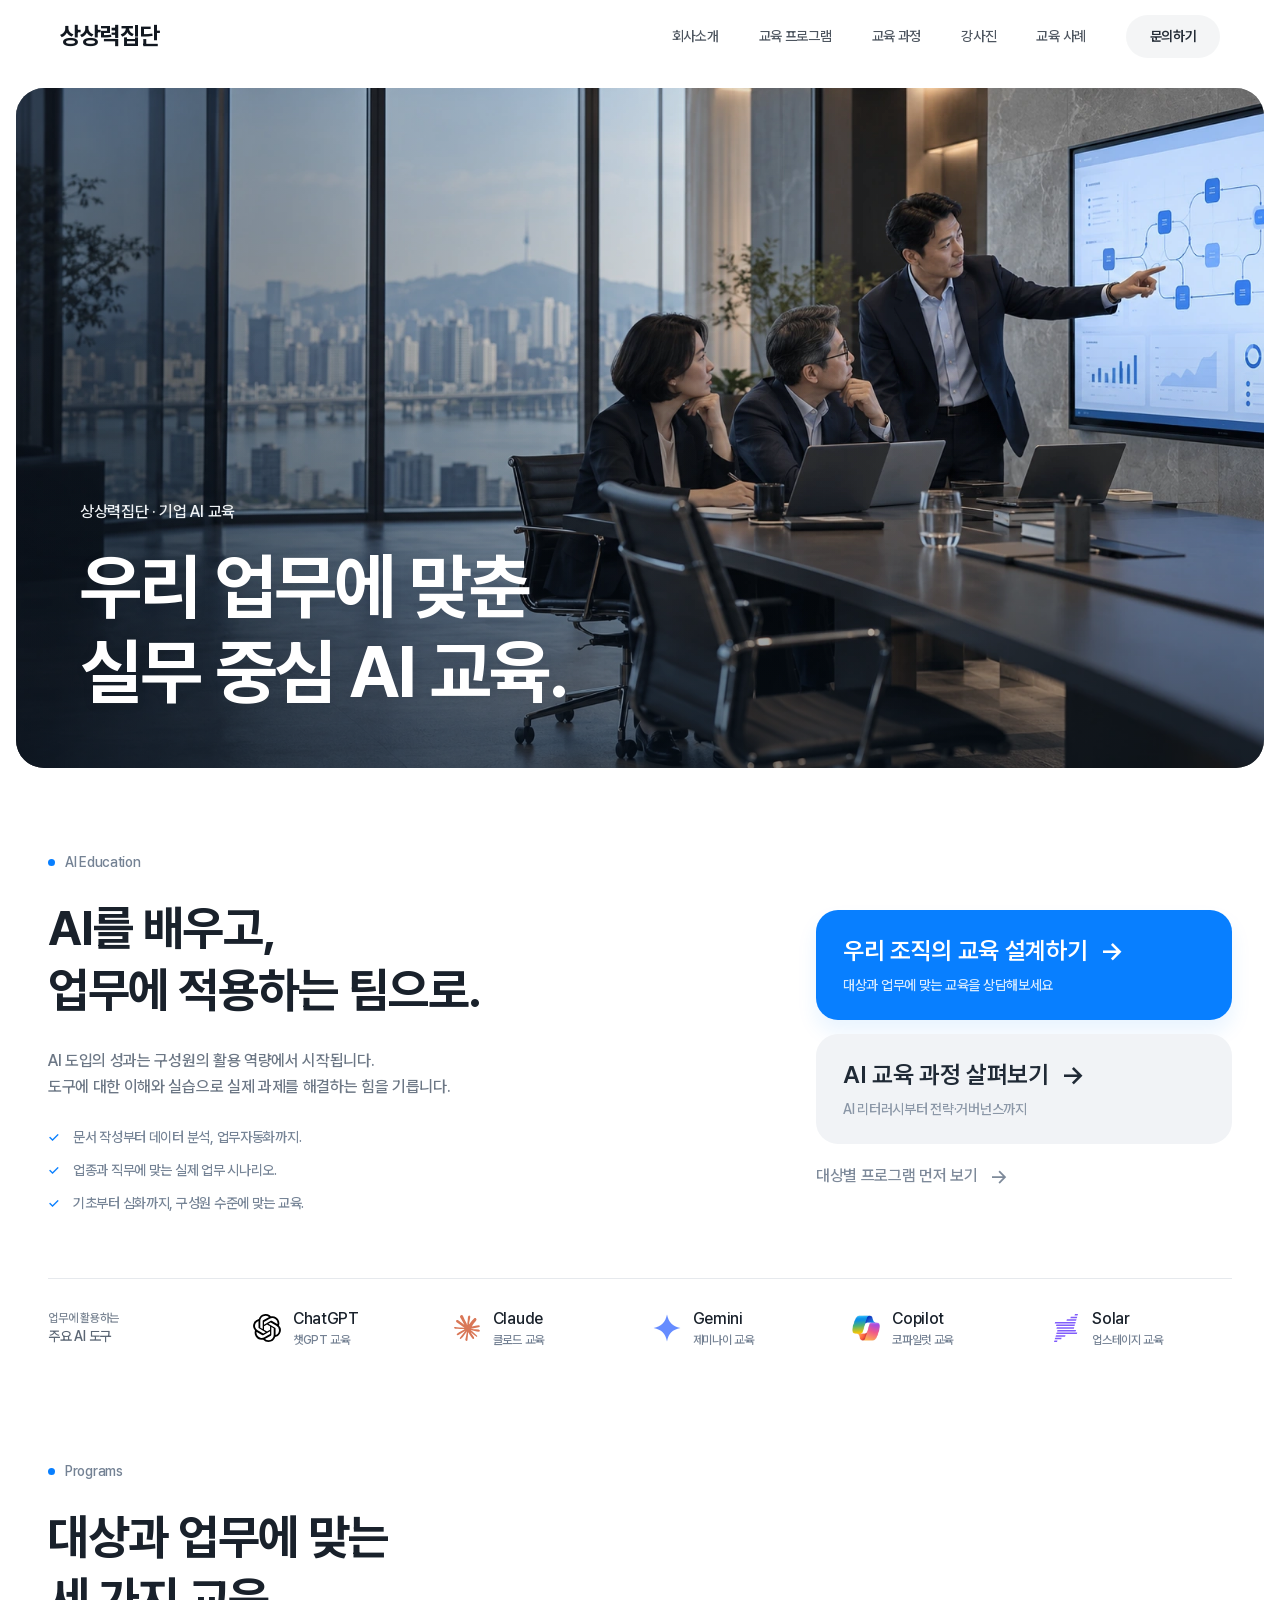
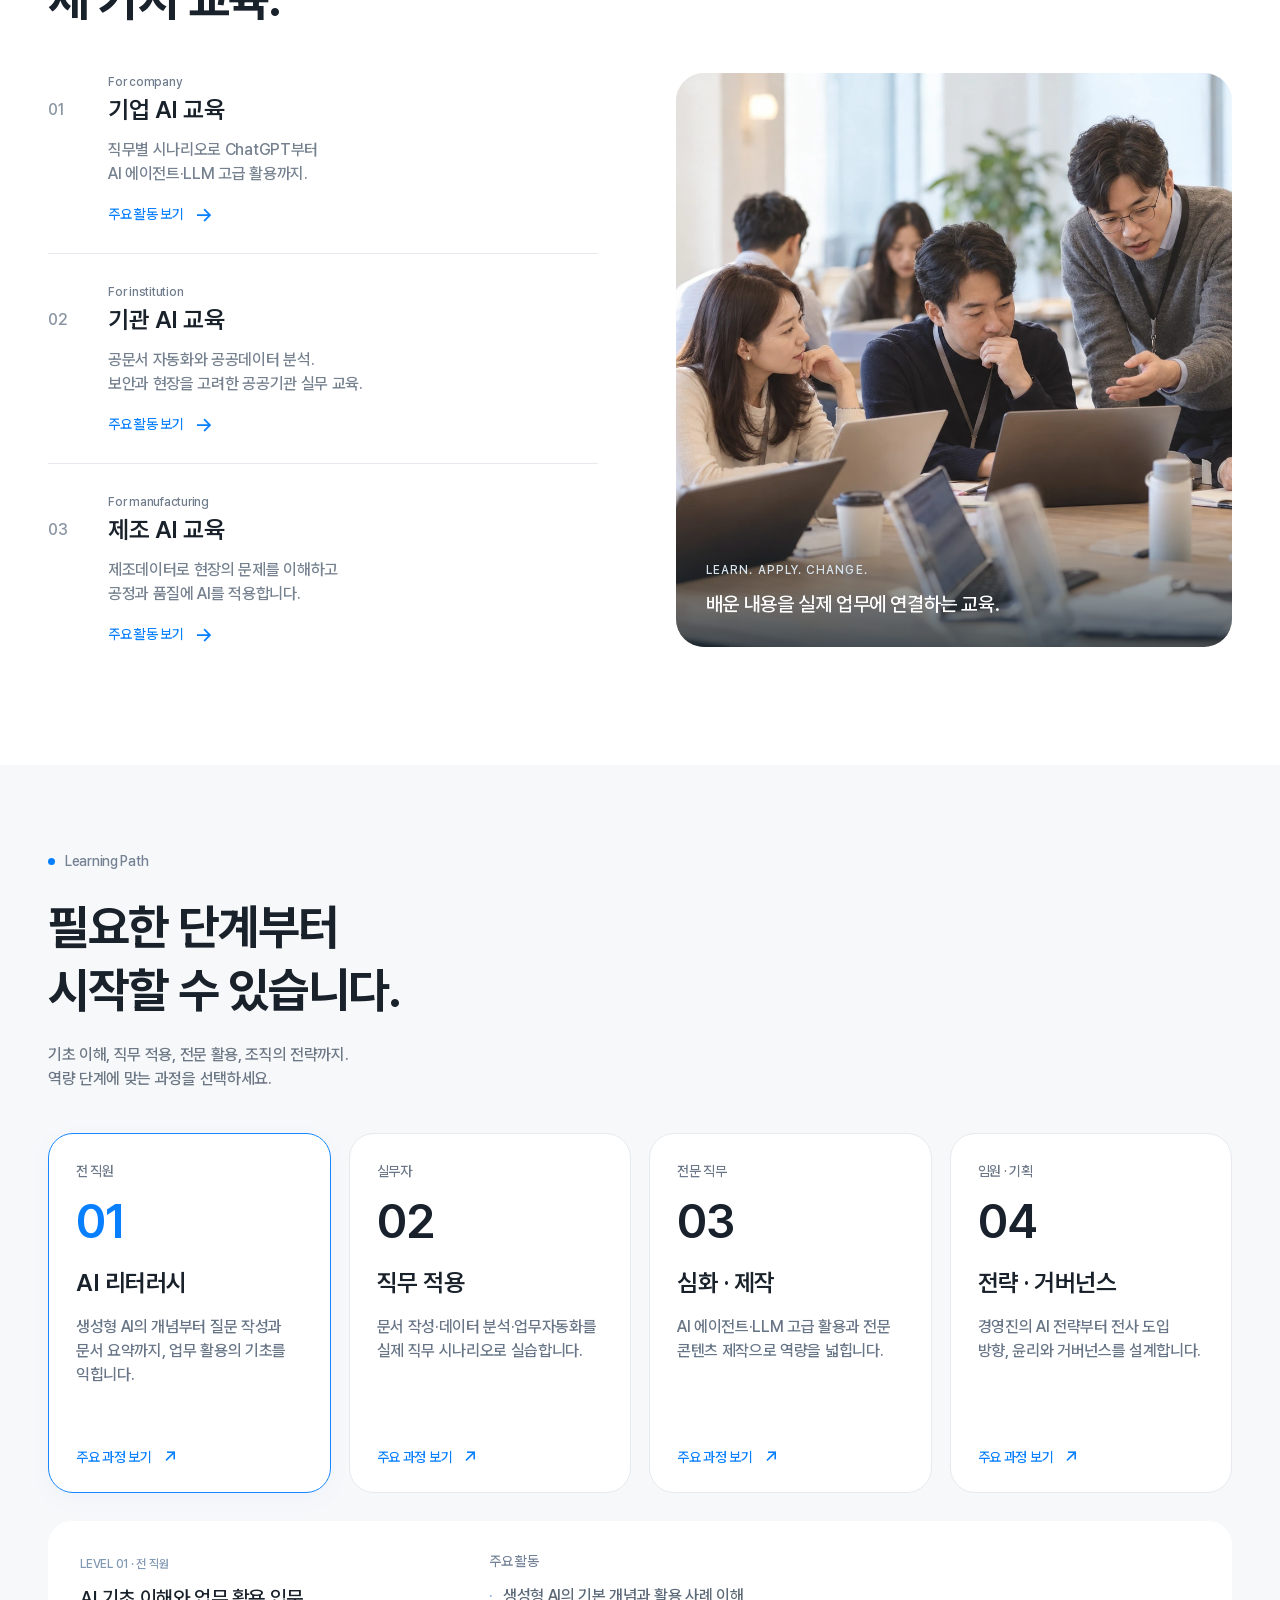
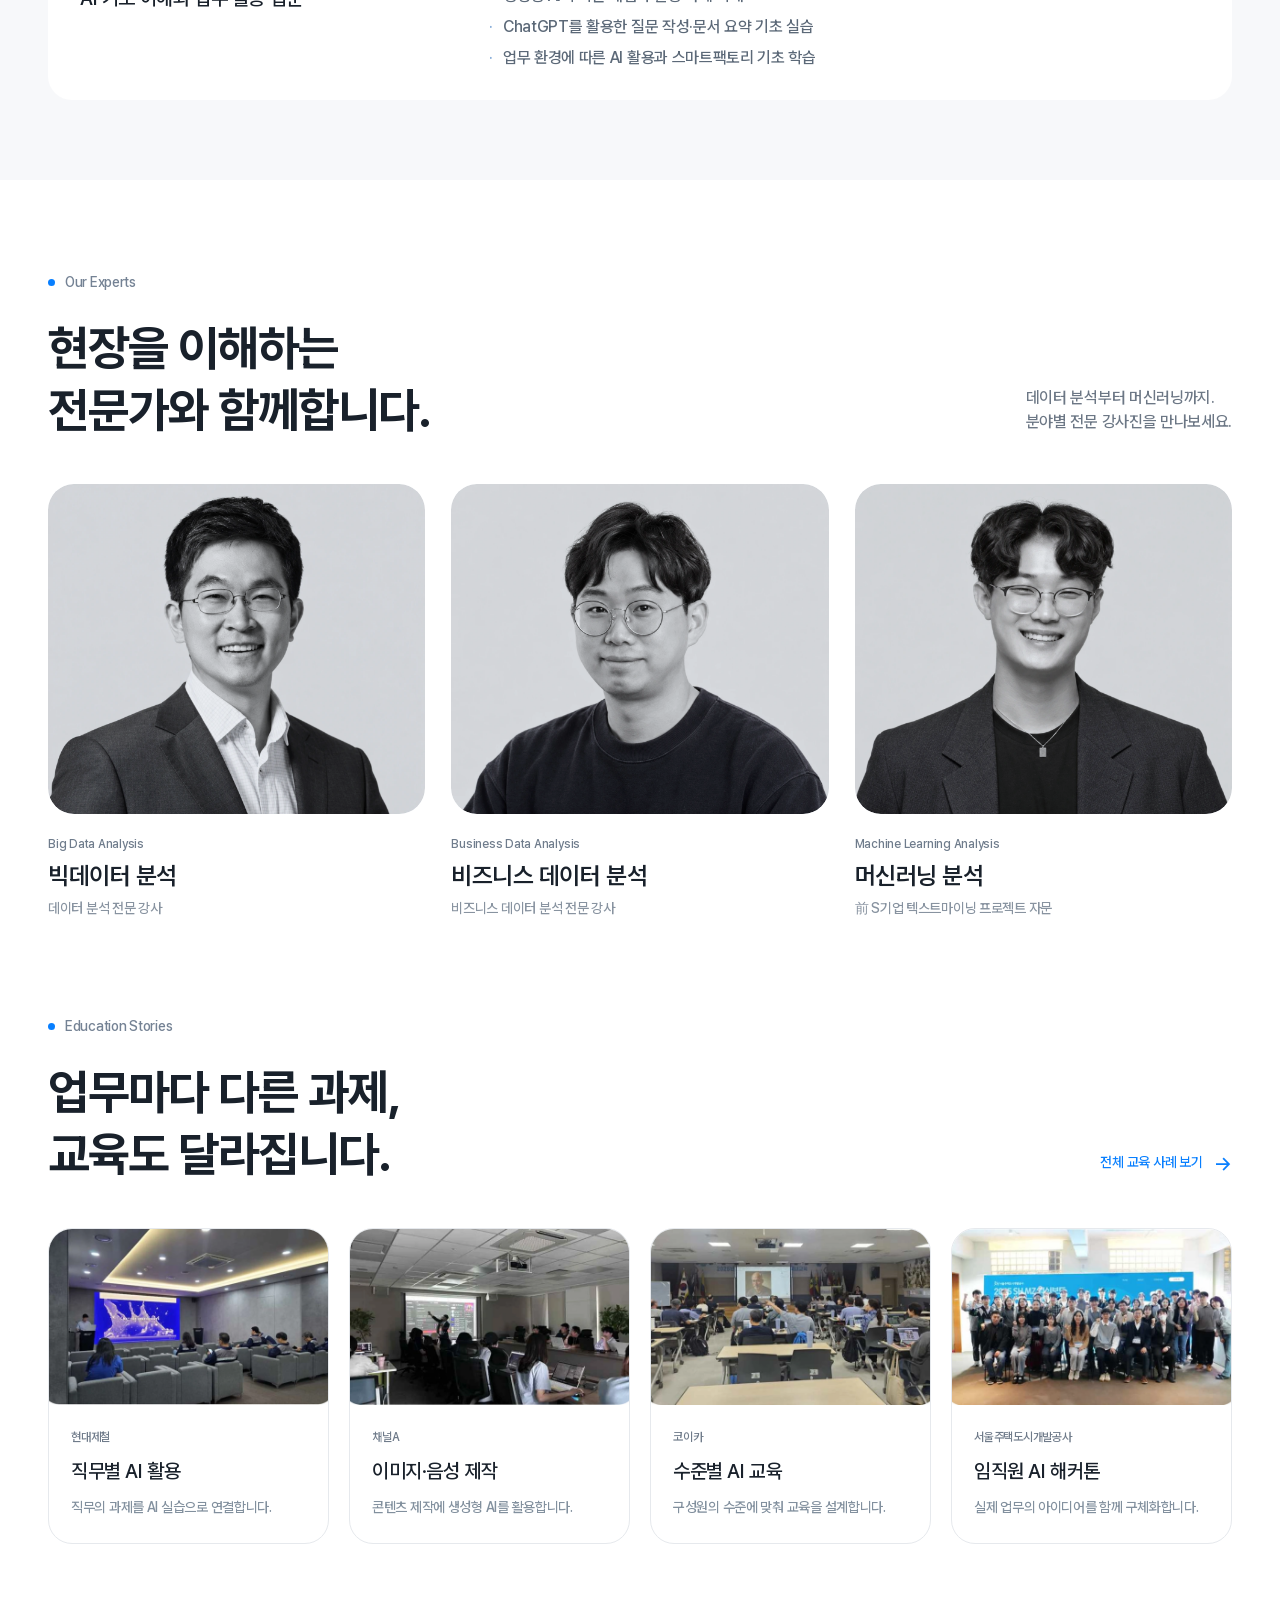
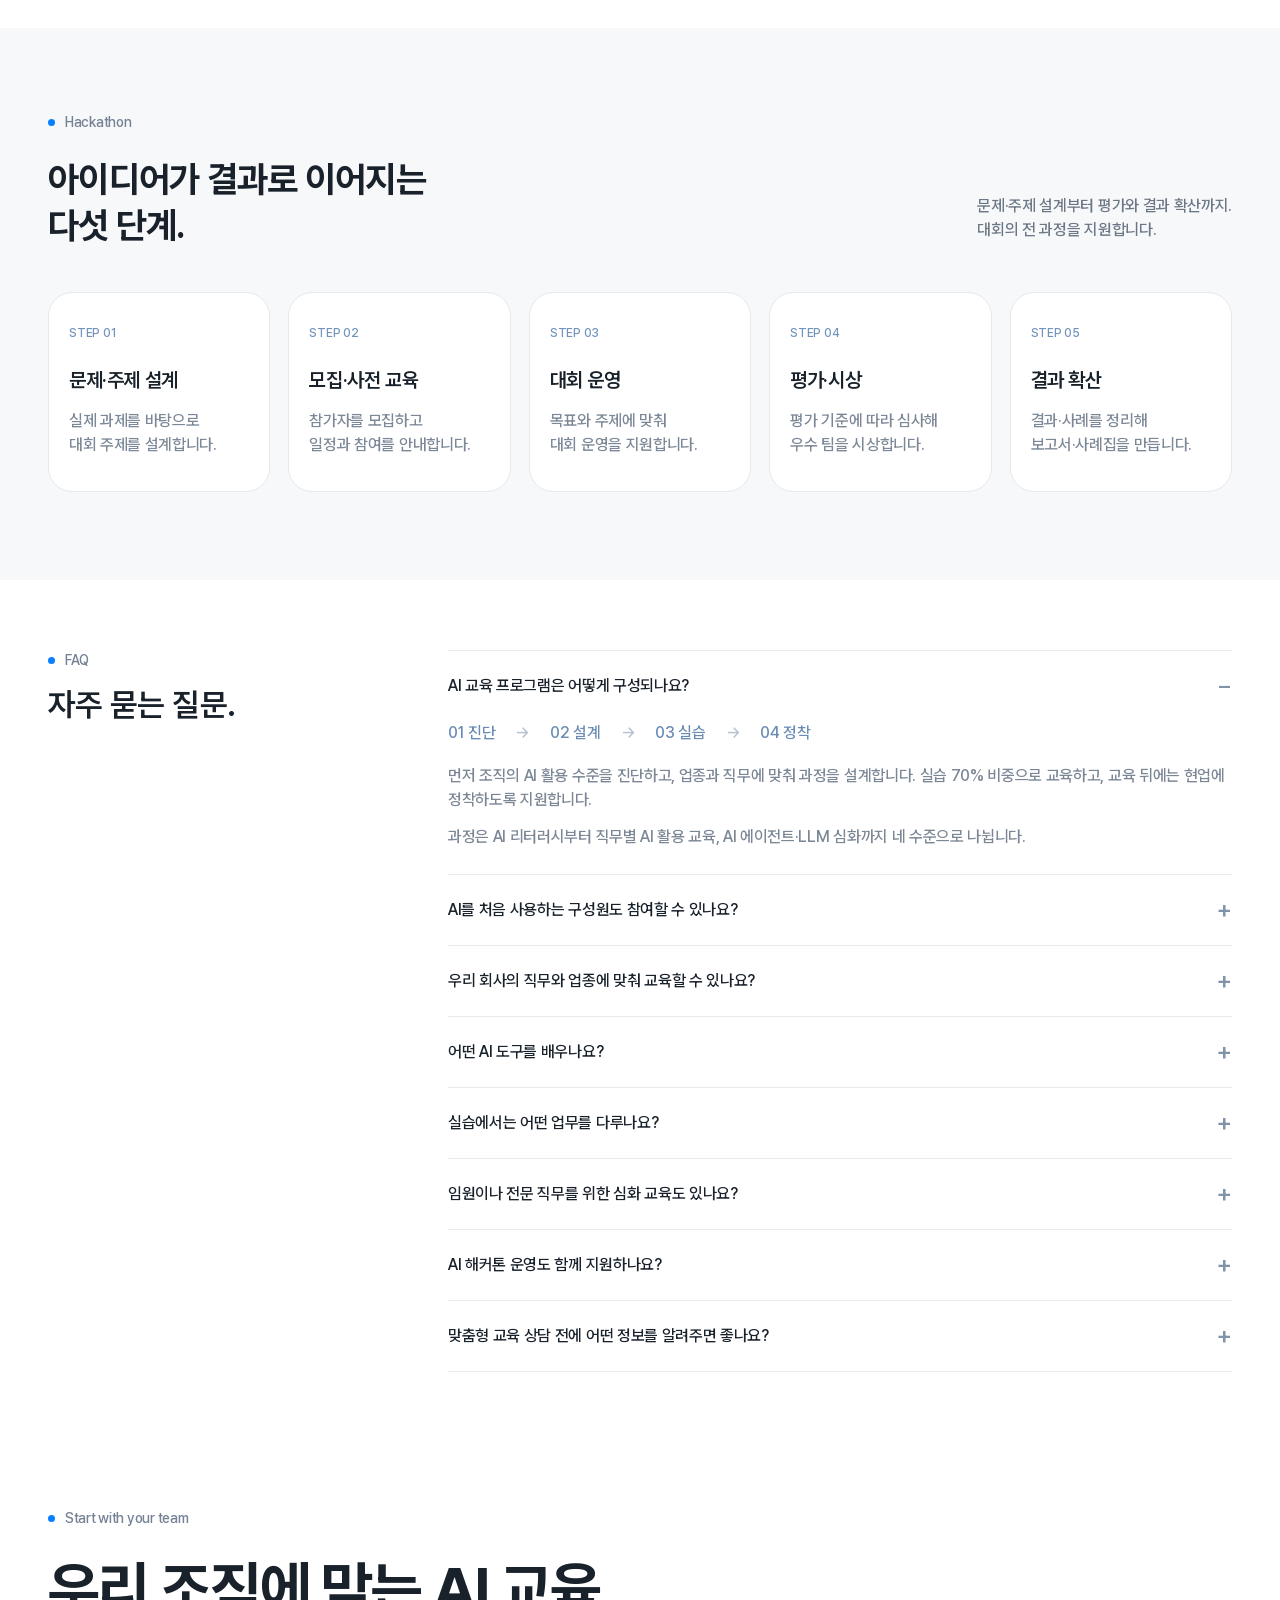
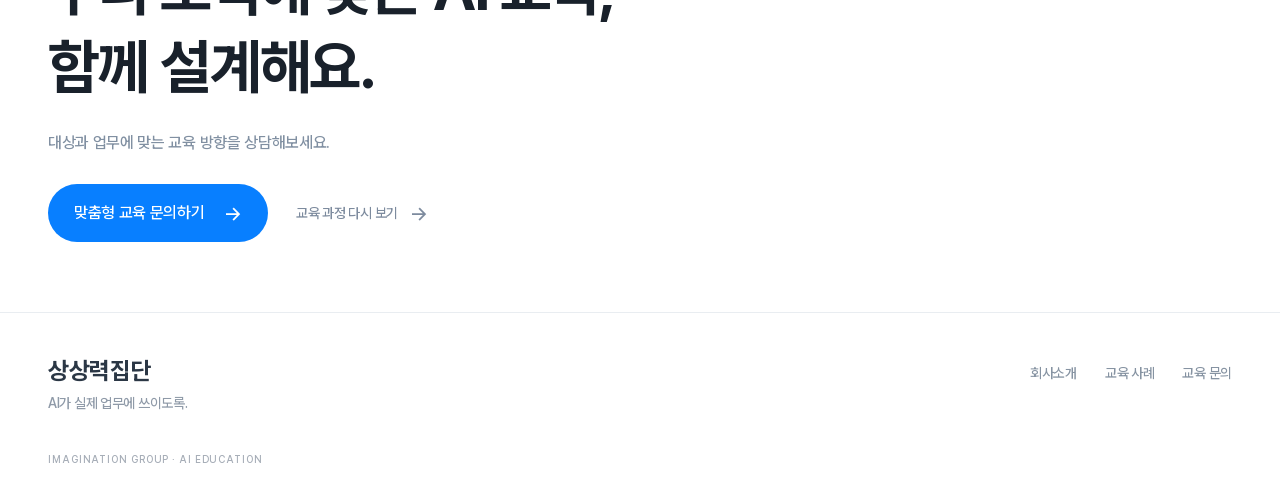
<file: versions/ax-labs/index.html>
<!doctype html><html lang="ko"><head><meta charset="utf-8"><meta name="viewport" content="width=device-width,initial-scale=1"><title>상상력집단 | 기업·공공기관 맞춤형 AI 교육</title><link rel="icon" href="assets/favicon.png"><meta name="description" content="AI 리터러시부터 직무별 활용, AI 에이전트·LLM 심화까지. 기업·공공기관에 맞춘 실무 중심 AI 교육을 상상력집단과 함께 설계하세요."><link rel="canonical" href="https://jaycho97.github.io/sangsang-ai-education/versions/ax-labs/"><link rel="stylesheet" href="base.29b939edb87f.css"><link rel="stylesheet" href="style.8c9c2998c4ff.css"><script src="site.2a8b0f93046e.js" defer></script></head><body>
<header class="site-header"><div class="header-inner"><a class="wordmark" href="#hero" aria-label="상상력집단 홈">상상력집단</a><nav class="global-nav" aria-label="주 메뉴"><a href="https://imaginationgroup.co.kr/about">회사소개</a><a href="#programs">교육 프로그램</a><a href="#curriculum">교육 과정</a><a href="#instructors">강사진</a><a href="#cases">교육 사례</a><a href="#contact" class="header-cta">문의하기</a></nav></div></header><main><section class="hero" id="hero"><img class="hero-photo" src="assets/hero-ax-workspace.1ff74a88c63d.webp" alt="AI 업무 흐름과 데이터 화면을 함께 검토하는 기업 전문가들"><div class="hero-shade"></div><div class="hero-copy"><p>상상력집단 · 기업 AI 교육</p><h1>우리 업무에 맞춘<br>실무 중심 AI 교육.</h1></div></section>
<section class="intro section" id="education"><div class="container">
<div class="intro-grid"><div class="intro-copy"><p class="eyebrow">AI Education</p><h2>AI를 배우고,<br>업무에 적용하는 팀으로.</h2><p class="body-copy">AI 도입의 성과는 구성원의 활용 역량에서 시작됩니다.<br>도구에 대한 이해와 실습으로 실제 과제를 해결하는 힘을 기릅니다.</p><ul class="check-list"><li>문서 작성부터 데이터 분석, 업무자동화까지.</li><li>업종과 직무에 맞는 실제 업무 시나리오.</li><li>기초부터 심화까지, 구성원 수준에 맞는 교육.</li></ul></div><div class="intro-actions"><a class="action-primary" href="#contact"><strong>우리 조직의 교육 설계하기 <span>→</span></strong><p>대상과 업무에 맞는 교육을 상담해보세요</p></a><a class="action-secondary" href="#curriculum"><strong>AI 교육 과정 살펴보기 <span>→</span></strong><p>AI 리터러시부터 전략·거버넌스까지</p></a><a class="text-link" href="#programs">대상별 프로그램 먼저 보기 <span>→</span></a></div></div>
<div class="tool-row" aria-label="교육에 활용하는 주요 AI 도구"><p>업무에 활용하는<br><strong>주요 AI 도구</strong></p><div><img src="assets/tool-chatgpt.svg" alt=""><span>ChatGPT<small>챗GPT 교육</small></span></div><div><img src="assets/tool-claude-mark.svg" alt=""><span>Claude<small>클로드 교육</small></span></div><div><svg viewBox="0 0 48 48" aria-hidden="true"><path d="M24 1C27 15 33 21 47 24C33 27 27 33 24 47C21 33 15 27 1 24C15 21 21 15 24 1Z" fill="#668cff"/></svg><span>Gemini<small>제미나이 교육</small></span></div><div><img src="assets/tool-copilot.webp" alt=""><span>Copilot<small>코파일럿 교육</small></span></div><div><img src="assets/tool-upstage-mark.svg" alt=""><span>Solar<small>업스테이지 교육</small></span></div></div>
</div></section>
<section class="programs section" id="programs"><div class="container"><header class="section-heading"><p class="eyebrow">Programs</p><h2>대상과 업무에 맞는<br>세 가지 교육.</h2></header><div class="program-layout"><div class="program-rows">
<article class="program-row"><span class="row-number">01</span><div><p class="micro">For company</p><h3>기업 AI 교육</h3><p>직무별 시나리오로 ChatGPT부터<br>AI 에이전트·LLM 고급 활용까지.</p><details><summary>주요 활동 보기 <span>→</span></summary><div class="program-details"><strong>ChatGPT 기초 &amp; 직무별 활용</strong><p>생성형 AI의 개념과 사용법을 익히고, 마스터 과정으로 직무별 활용을 심화합니다.</p><strong>AI 에이전트 &amp; LLM 고급 활용</strong><p>업무 처리 흐름을 실습하고, 조직별 AI 활용 역량을 강화합니다.</p><strong>중소기업 맞춤 교육</strong><p>조직 규모와 구성원 수준을 고려해 설계하고, 실제 업무 시나리오로 실습합니다.</p></div></details></div></article>
<article class="program-row"><span class="row-number">02</span><div><p class="micro">For institution</p><h3>기관 AI 교육</h3><p>공문서 자동화와 공공데이터 분석.<br>보안과 현장을 고려한 공공기관 실무 교육.</p><details><summary>주요 활동 보기 <span>→</span></summary><div class="program-details"><ul><li>AI 리터러시 · 직무별 활용</li><li>공문서 자동화 · 공공데이터 분석</li><li>민원응대 · AI 전문가 코칭</li></ul></div></details></div></article>
<article class="program-row"><span class="row-number">03</span><div><p class="micro">For manufacturing</p><h3>제조 AI 교육</h3><p>제조데이터로 현장의 문제를 이해하고<br>공정과 품질에 AI를 적용합니다.</p><details><summary>주요 활동 보기 <span>→</span></summary><div class="program-details"><ul><li>스마트팩토리 기초</li><li>예지보전 · 비전검사 · 품질검출</li><li>공정 최적화 · 피지컬 AI</li></ul></div></details></div></article>
</div><figure class="workshop"><img src="assets/ai-workshop.c64a867b867e.webp" alt="업무 과제를 함께 살펴보는 AI 실습 교육 장면"><figcaption><span>LEARN. APPLY. CHANGE.</span><p>배운 내용을 실제 업무에 연결하는 교육.</p></figcaption></figure></div></div></section>
<section class="curriculum section soft" id="curriculum"><div class="container"><header class="section-heading"><p class="eyebrow">Learning Path</p><h2>필요한 단계부터<br>시작할 수 있습니다.</h2><p>기초 이해, 직무 적용, 전문 활용, 조직의 전략까지.<br>역량 단계에 맞는 과정을 선택하세요.</p></header><div class="level-grid" role="tablist" aria-label="AI 교육 단계"><button class="level-card" id="level-1" role="tab" aria-selected="true" aria-controls="panel-1" tabindex="0"><span class="level-audience">전 직원</span><span class="level-number">01</span><h3>AI 리터러시</h3><p>생성형 AI의 개념부터 질문 작성과 문서 요약까지, 업무 활용의 기초를 익힙니다.</p><span class="level-link">주요 과정 보기 <b>↗</b></span></button><button class="level-card" id="level-2" role="tab" aria-selected="false" aria-controls="panel-2" tabindex="-1"><span class="level-audience">실무자</span><span class="level-number">02</span><h3>직무 적용</h3><p>문서 작성·데이터 분석·업무자동화를 실제 직무 시나리오로 실습합니다.</p><span class="level-link">주요 과정 보기 <b>↗</b></span></button><button class="level-card" id="level-3" role="tab" aria-selected="false" aria-controls="panel-3" tabindex="-1"><span class="level-audience">전문 직무</span><span class="level-number">03</span><h3>심화 · 제작</h3><p>AI 에이전트·LLM 고급 활용과 전문 콘텐츠 제작으로 역량을 넓힙니다.</p><span class="level-link">주요 과정 보기 <b>↗</b></span></button><button class="level-card" id="level-4" role="tab" aria-selected="false" aria-controls="panel-4" tabindex="-1"><span class="level-audience">임원 · 기획</span><span class="level-number">04</span><h3>전략 · 거버넌스</h3><p>경영진의 AI 전략부터 전사 도입 방향, 윤리와 거버넌스를 설계합니다.</p><span class="level-link">주요 과정 보기 <b>↗</b></span></button></div><div class="level-panels"><div class="level-panel" id="panel-1" role="tabpanel" aria-labelledby="level-1" ><div><span class="micro">LEVEL 01 · 전 직원</span><h3>AI 기초 이해와 업무 활용 입문</h3></div><div class="panel-list"><h4>주요 활동</h4><ul class=""><li>생성형 AI의 기본 개념과 활용 사례 이해</li><li>ChatGPT를 활용한 질문 작성·문서 요약 기초 실습</li><li>업무 환경에 따른 AI 활용과 스마트팩토리 기초 학습</li></ul></div></div><div class="level-panel" id="panel-2" role="tabpanel" aria-labelledby="level-2" hidden><div><span class="micro">LEVEL 02 · 실무자</span><h3>직무별 업무에 AI 활용하기</h3></div><div class="panel-list"><h4>주요 과정</h4><ul class="two-columns"><li>챗GPT 마스터 교육</li><li>업무자동화 AI 활용</li><li>VBA(엑셀) AI 활용</li><li>PPT AI 활용 (캔바·감마)</li><li>챗GPT 엑셀 데이터 분석</li><li>경쟁사 정밀분석 AI</li><li>중간관리자 AI 리더십</li><li>공문서 AI 자동화</li><li>예지보전 (고장 예측)</li><li>비전검사·품질검출</li></ul></div></div><div class="level-panel" id="panel-3" role="tabpanel" aria-labelledby="level-3" hidden><div><span class="micro">LEVEL 03 · 전문 직무</span><h3>AI 전문 활용과 제작 역량 심화</h3></div><div class="panel-list"><h4>주요 과정</h4><ul class="two-columns"><li>LLM 활용 고급화</li><li>비용절감 AI 해결사</li><li>AI 크리에이티브 워크샵</li><li>생성형 이미지·영상 전문</li><li>공공데이터 분석 AI</li><li>맞춤형 VOD 제작</li><li>실시간 AI 전문가 코칭</li><li>민원응대 AI 전문</li><li>피지컬 AI</li><li>공정 최적화</li></ul></div></div><div class="level-panel" id="panel-4" role="tabpanel" aria-labelledby="level-4" hidden><div><span class="micro">LEVEL 04 · 임원 · 기획</span><h3>조직의 AI 전략과 거버넌스 설계</h3></div><div class="panel-list"><h4>주요 과정</h4><ul class=""><li>경영진 AI 전략 워크샵</li><li>AI 윤리경영 가이드라인</li><li>AI 도입 전사과정 (40h)</li><li>인공지능기본법 교육</li></ul></div></div></div></div></section>
<section class="instructors section" id="instructors"><div class="container"><header class="section-heading split-heading"><div><p class="eyebrow">Our Experts</p><h2>현장을 이해하는<br>전문가와 함께합니다.</h2></div><p>데이터 분석부터 머신러닝까지.<br>분야별 전문 강사진을 만나보세요.</p></header><div class="expert-grid"><article class="expert-card"><div class="portrait"><img src="assets/instructor-normalized-1.592c4a264cc8.webp" alt="빅데이터 분석 강사"></div><p class="micro">Big Data Analysis</p><h3>빅데이터 분석</h3><p class="expert-note">데이터 분석 전문 강사</p></article><article class="expert-card"><div class="portrait"><img src="assets/instructor-normalized-2.c03315a060b1.webp" alt="비즈니스 데이터 분석 강사"></div><p class="micro">Business Data Analysis</p><h3>비즈니스 데이터 분석</h3><p class="expert-note">비즈니스 데이터 분석 전문 강사</p></article><article class="expert-card"><div class="portrait"><img src="assets/instructor-normalized-3.58bb6dfb79a3.webp" alt="머신러닝 분석 강사"></div><p class="micro">Machine Learning Analysis</p><h3>머신러닝 분석</h3><p class="expert-note">前 S기업 텍스트마이닝 프로젝트 자문</p></article></div></div></section>
<section class="cases section" id="cases"><div class="container"><header class="section-heading split-heading"><div><p class="eyebrow">Education Stories</p><h2>업무마다 다른 과제,<br>교육도 달라집니다.</h2></div><a class="text-link" href="https://imaginationgroup.co.kr/ai-education/cases">전체 교육 사례 보기 <span>→</span></a></header><div class="case-grid"><article class="case-card"><div class="case-photo"><img src="assets/case-1.webp" alt="현대제철 직무별 AI 활용 교육 현장"></div><div class="case-content"><p>현대제철</p><h3>직무별 AI 활용</h3><span>직무의 과제를 AI 실습으로 연결합니다.</span></div></article><article class="case-card"><div class="case-photo"><img src="assets/case-2.webp" alt="채널A 이미지·음성 제작 교육 현장"></div><div class="case-content"><p>채널A</p><h3>이미지·음성 제작</h3><span>콘텐츠 제작에 생성형 AI를 활용합니다.</span></div></article><article class="case-card"><div class="case-photo"><img src="assets/case-3.webp" alt="코이카 수준별 AI 교육 교육 현장"></div><div class="case-content"><p>코이카</p><h3>수준별 AI 교육</h3><span>구성원의 수준에 맞춰 교육을 설계합니다.</span></div></article><article class="case-card"><div class="case-photo"><img src="assets/case-4.webp" alt="서울주택도시개발공사 임직원 AI 해커톤 교육 현장"></div><div class="case-content"><p>서울주택도시개발공사</p><h3>임직원 AI 해커톤</h3><span>실제 업무의 아이디어를 함께 구체화합니다.</span></div></article></div></div></section>
<section class="hackathon section soft" id="hackathon"><div class="container"><header class="section-heading split-heading"><div><p class="eyebrow">Hackathon</p><h2>아이디어가 결과로 이어지는<br>다섯 단계.</h2></div><p>문제·주제 설계부터 평가와 결과 확산까지.<br>대회의 전 과정을 지원합니다.</p></header><ol class="process-grid"><li><span class="process-step">STEP 01</span><h3>문제·주제 설계</h3><p>실제 과제를 바탕으로<br>대회 주제를 설계합니다.</p></li><li><span class="process-step">STEP 02</span><h3>모집·사전 교육</h3><p>참가자를 모집하고<br>일정과 참여를 안내합니다.</p></li><li><span class="process-step">STEP 03</span><h3>대회 운영</h3><p>목표와 주제에 맞춰<br>대회 운영을 지원합니다.</p></li><li><span class="process-step">STEP 04</span><h3>평가·시상</h3><p>평가 기준에 따라 심사해<br>우수 팀을 시상합니다.</p></li><li><span class="process-step">STEP 05</span><h3>결과 확산</h3><p>결과·사례를 정리해<br>보고서·사례집을 만듭니다.</p></li></ol></div></section>
<section class="faq section" id="faq"><div class="container faq-layout"><header><p class="eyebrow">FAQ</p><h2>자주 묻는 질문.</h2></header><div class="faq-list"><details name="education-faq" id="faq-1" open><summary><span>AI 교육 프로그램은 어떻게 구성되나요?</span><b aria-hidden="true">−</b></summary><div class="faq-answer"><div class="faq-flow"><span>01 진단</span><i>→</i><span>02 설계</span><i>→</i><span>03 실습</span><i>→</i><span>04 정착</span></div><p>먼저 조직의 AI 활용 수준을 진단하고, 업종과 직무에 맞춰 과정을 설계합니다. 실습 70% 비중으로 교육하고, 교육 뒤에는 현업에 정착하도록 지원합니다.</p><p>과정은 AI 리터러시부터 직무별 AI 활용 교육, AI 에이전트·LLM 심화까지 네 수준으로 나뉩니다.</p></div></details><details name="education-faq" id="faq-2" ><summary><span>AI를 처음 사용하는 구성원도 참여할 수 있나요?</span><b aria-hidden="true">+</b></summary><div class="faq-answer"><p>네. AI 리터러시 과정은 AI를 처음 접하는 구성원을 위한 입문 과정입니다. 생성형 AI의 기본 개념과 사용법을 익히고, 질문 작성과 문서 요약 같은 기초 실습부터 시작합니다.</p><p>구성원의 현재 수준과 업무 환경에 맞춰 시작할 과정을 선택할 수 있습니다.</p></div></details><details name="education-faq" id="faq-3" ><summary><span>우리 회사의 직무와 업종에 맞춰 교육할 수 있나요?</span><b aria-hidden="true">+</b></summary><div class="faq-answer"><p>네. 기업·공공기관·제조 현장의 업무 특성과 구성원 수준에 맞춰 교육 주제와 실습을 설계합니다.</p><p>문서 작성, 공공데이터 분석, 제조데이터 활용 등 실제 업무 시나리오를 바탕으로 필요한 과정을 구성합니다.</p></div></details><details name="education-faq" id="faq-4" ><summary><span>어떤 AI 도구를 배우나요?</span><b aria-hidden="true">+</b></summary><div class="faq-answer"><p>ChatGPT, Claude, Gemini, Microsoft 365 Copilot, Solar 등 실무에 활용하는 AI 도구를 다룹니다.</p><p>교육 목표와 직무에 맞춰 활용할 도구와 실습 내용을 구성합니다.</p></div></details><details name="education-faq" id="faq-5" ><summary><span>실습에서는 어떤 업무를 다루나요?</span><b aria-hidden="true">+</b></summary><div class="faq-answer"><p>문서 작성·요약, 엑셀 및 공공데이터 분석, 업무자동화 등 실제 업무와 연결되는 주제로 실습합니다.</p><p>실습 70% 비중의 교육을 통해 도구의 기능을 익히는 데서 나아가 업무에 적용하는 방법을 배웁니다.</p></div></details><details name="education-faq" id="faq-6" ><summary><span>임원이나 전문 직무를 위한 심화 교육도 있나요?</span><b aria-hidden="true">+</b></summary><div class="faq-answer"><p>네. AI 에이전트·LLM 고급 활용, 전문 콘텐츠 제작 등 전문 직무를 위한 심화 과정을 운영합니다.</p><p>임원·기획 담당자를 위한 AI 전략, 전사 도입 방향, AI 윤리와 거버넌스 과정도 구성할 수 있습니다.</p></div></details><details name="education-faq" id="faq-7" ><summary><span>AI 해커톤 운영도 함께 지원하나요?</span><b aria-hidden="true">+</b></summary><div class="faq-answer"><p>네. 문제·주제 설계부터 참가자 모집·사전 교육, 대회 운영, 평가·시상, 결과 확산까지 다섯 단계로 지원합니다.</p><p>기관의 실제 과제를 바탕으로 주제를 설계하고, 결과와 우수 사례를 보고서·사례집으로 정리합니다.</p></div></details><details name="education-faq" id="faq-8" ><summary><span>맞춤형 교육 상담 전에 어떤 정보를 알려주면 좋나요?</span><b aria-hidden="true">+</b></summary><div class="faq-answer"><p>교육 대상과 직무, 구성원의 현재 AI 활용 수준, 교육으로 해결하고 싶은 업무나 희망 주제를 알려주시면 교육 방향을 구체화하는 데 도움이 됩니다.</p><p><a class="faq-contact-link" href="https://imaginationgroup.co.kr/contact/education">맞춤형 교육 문의하기 →</a></p></div></details></div></div></section>
<section class="contact section" id="contact"><div class="container contact-card"><div><p class="eyebrow">Start with your team</p><h2>우리 조직에 맞는 AI 교육,<br>함께 설계해요.</h2><p>대상과 업무에 맞는 교육 방향을 상담해보세요.</p><div class="contact-actions"><a class="solid-button" href="https://imaginationgroup.co.kr/contact/education">맞춤형 교육 문의하기 <span>→</span></a><a class="text-link" href="#curriculum">교육 과정 다시 보기 <span>→</span></a></div></div></div></section>
</main><footer><div class="container footer-inner"><div class="footer-brand">상상력집단<p>AI가 실제 업무에 쓰이도록.</p></div><div class="footer-links"><a href="https://imaginationgroup.co.kr/about">회사소개</a><a href="https://imaginationgroup.co.kr/ai-education/cases">교육 사례</a><a href="https://imaginationgroup.co.kr/contact/education">교육 문의</a></div><span class="footer-label">IMAGINATION GROUP · AI EDUCATION</span></div></footer></body></html>
</file>
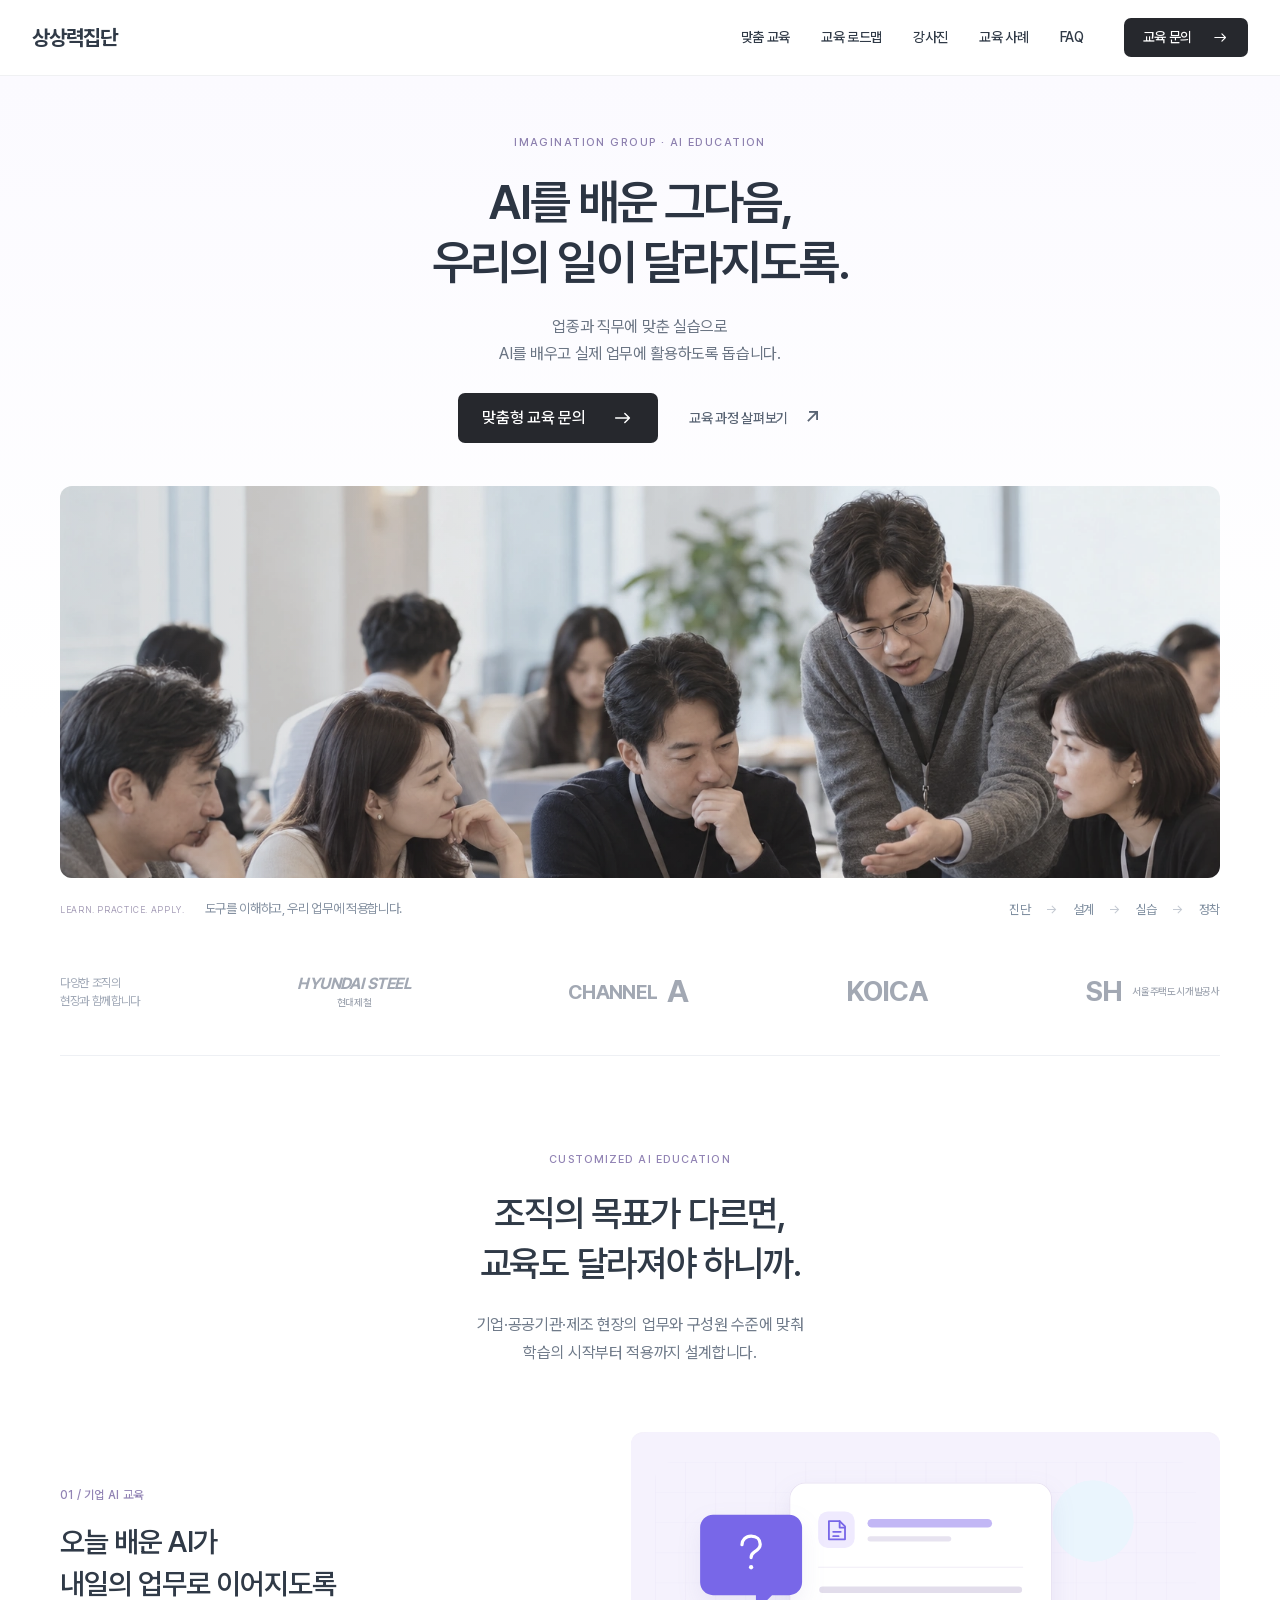
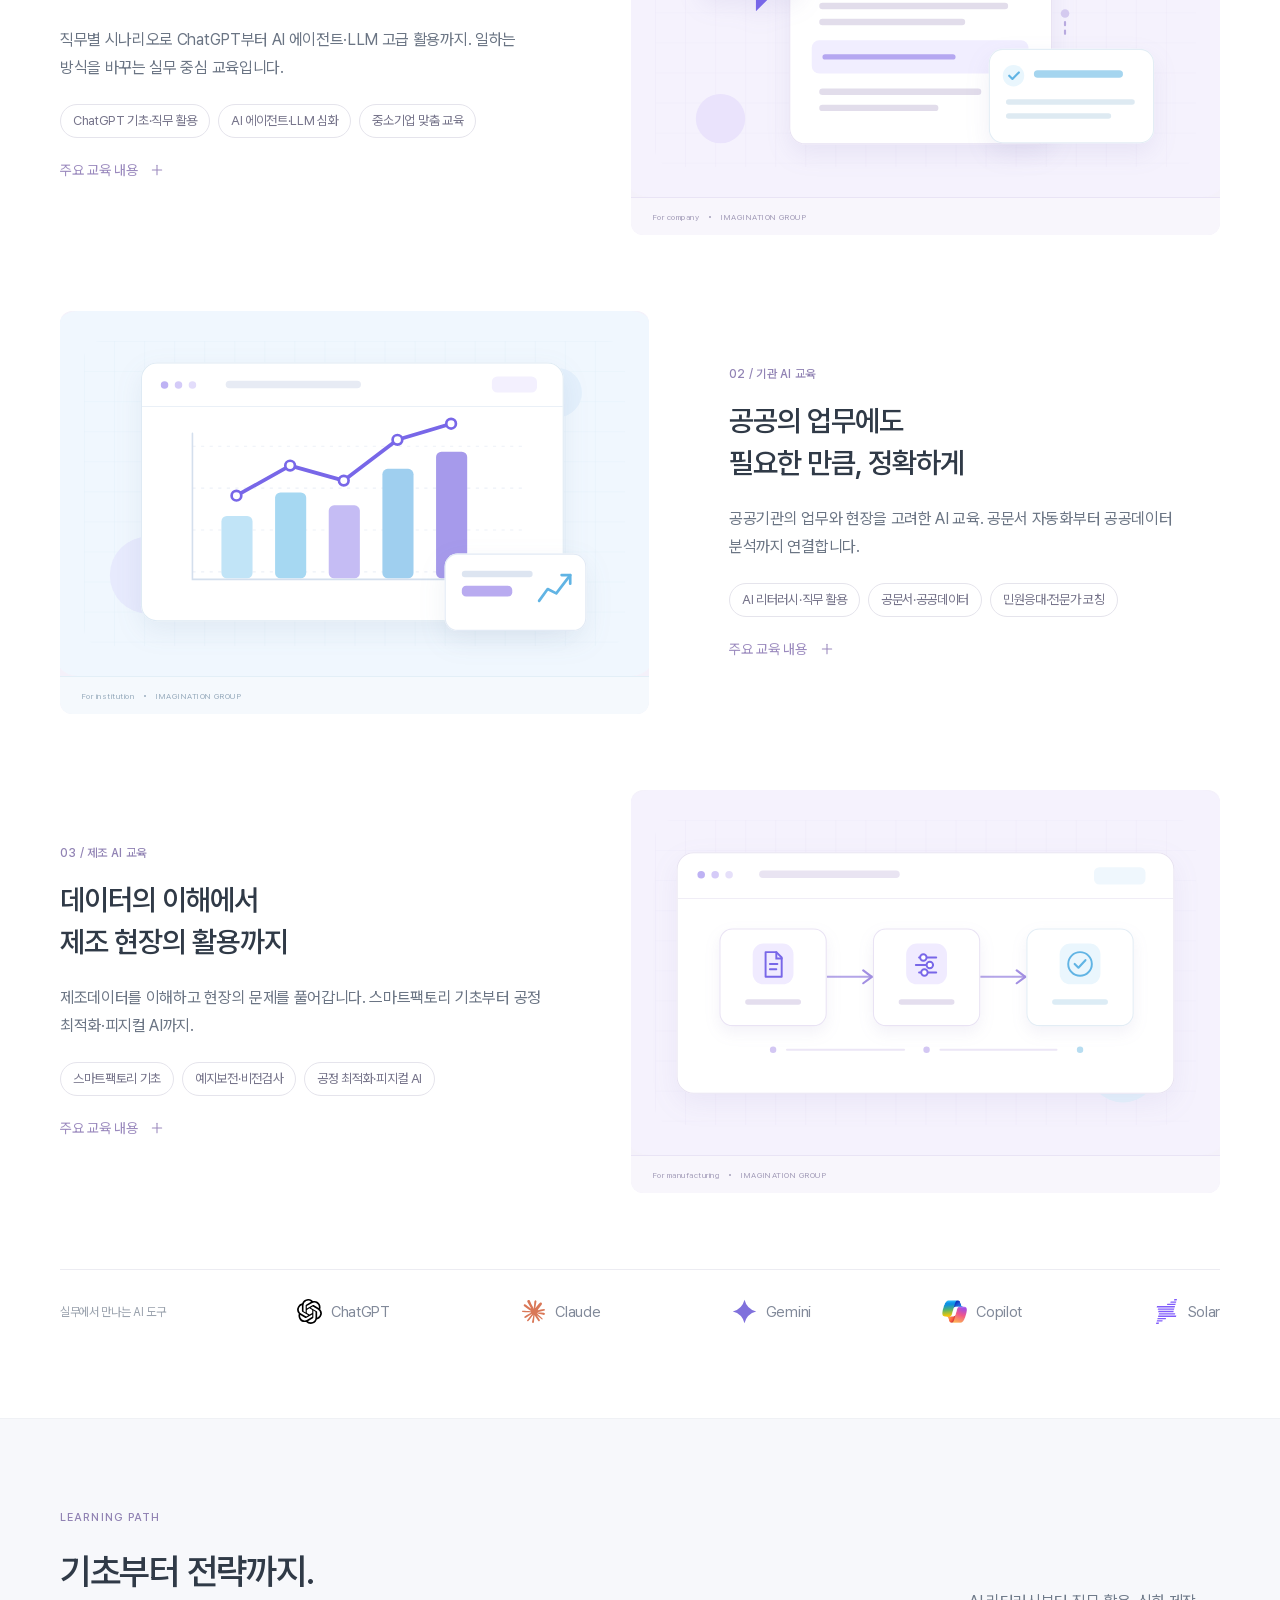
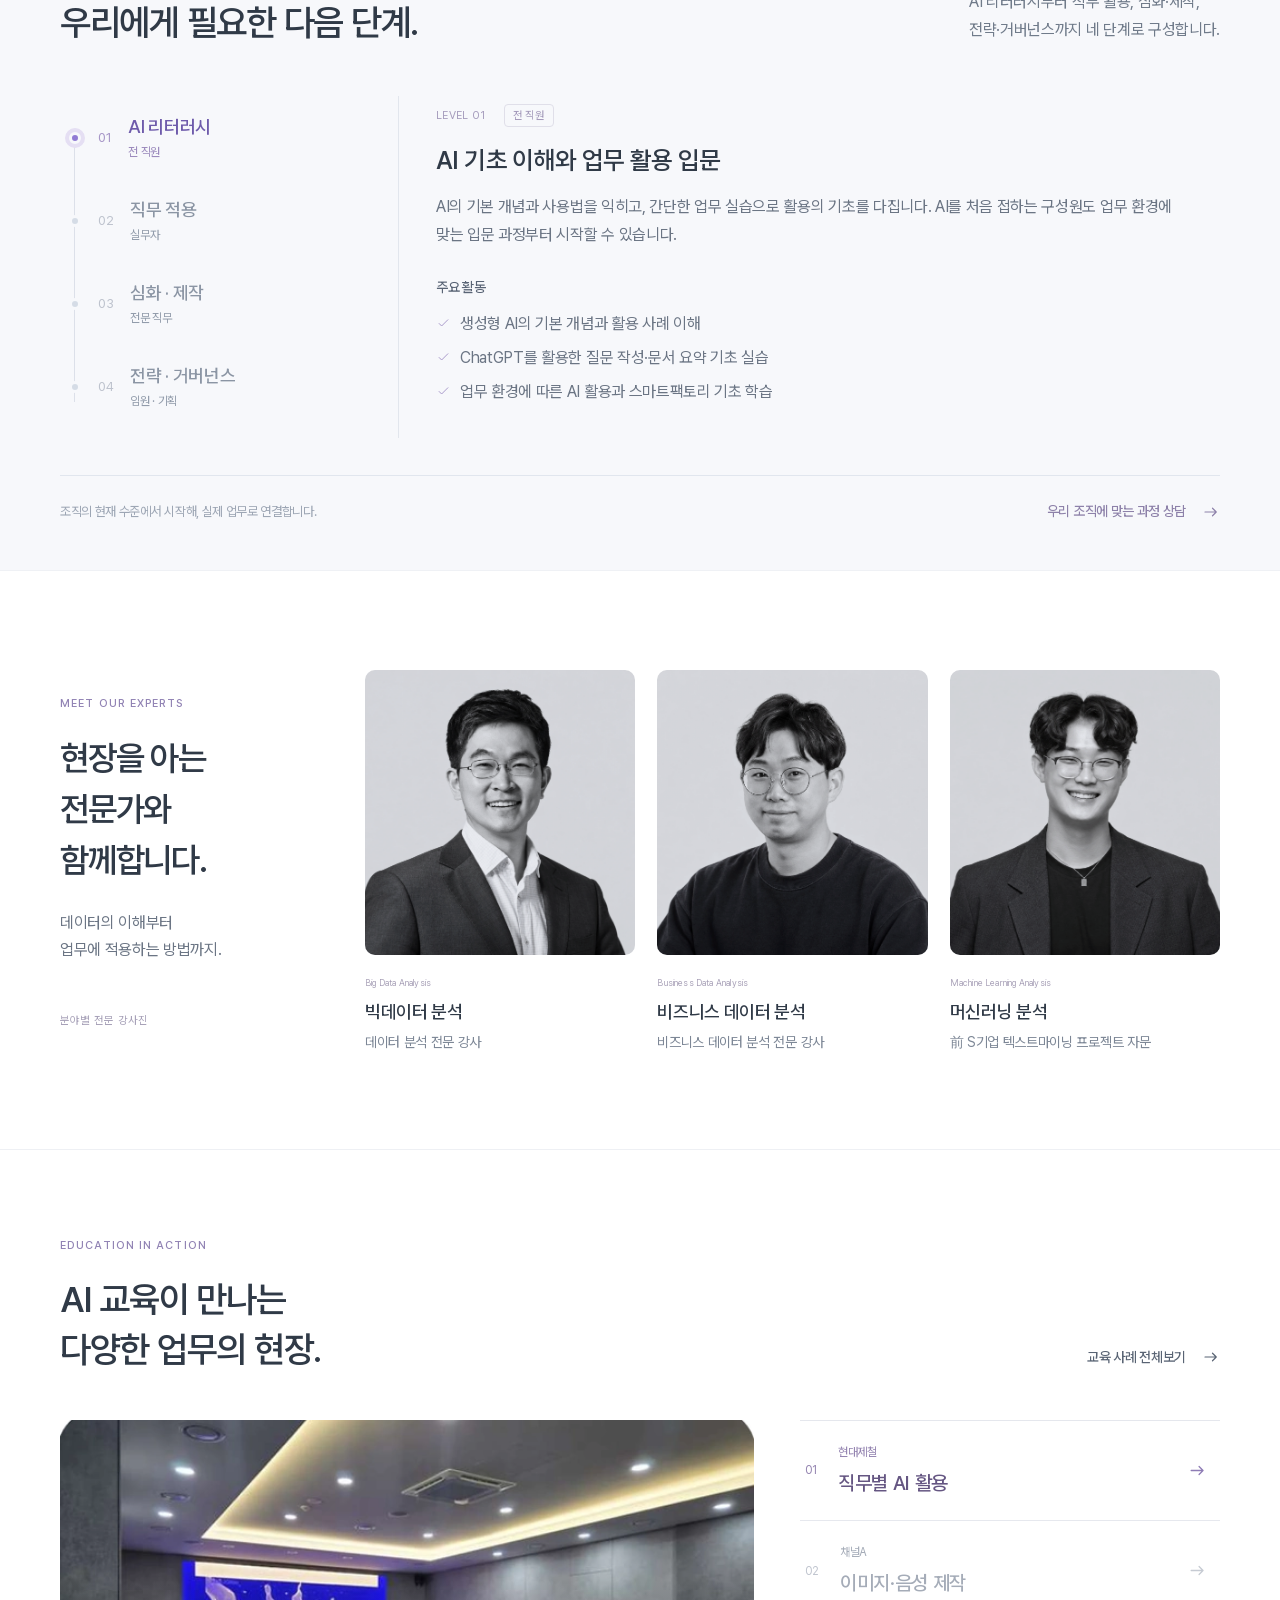
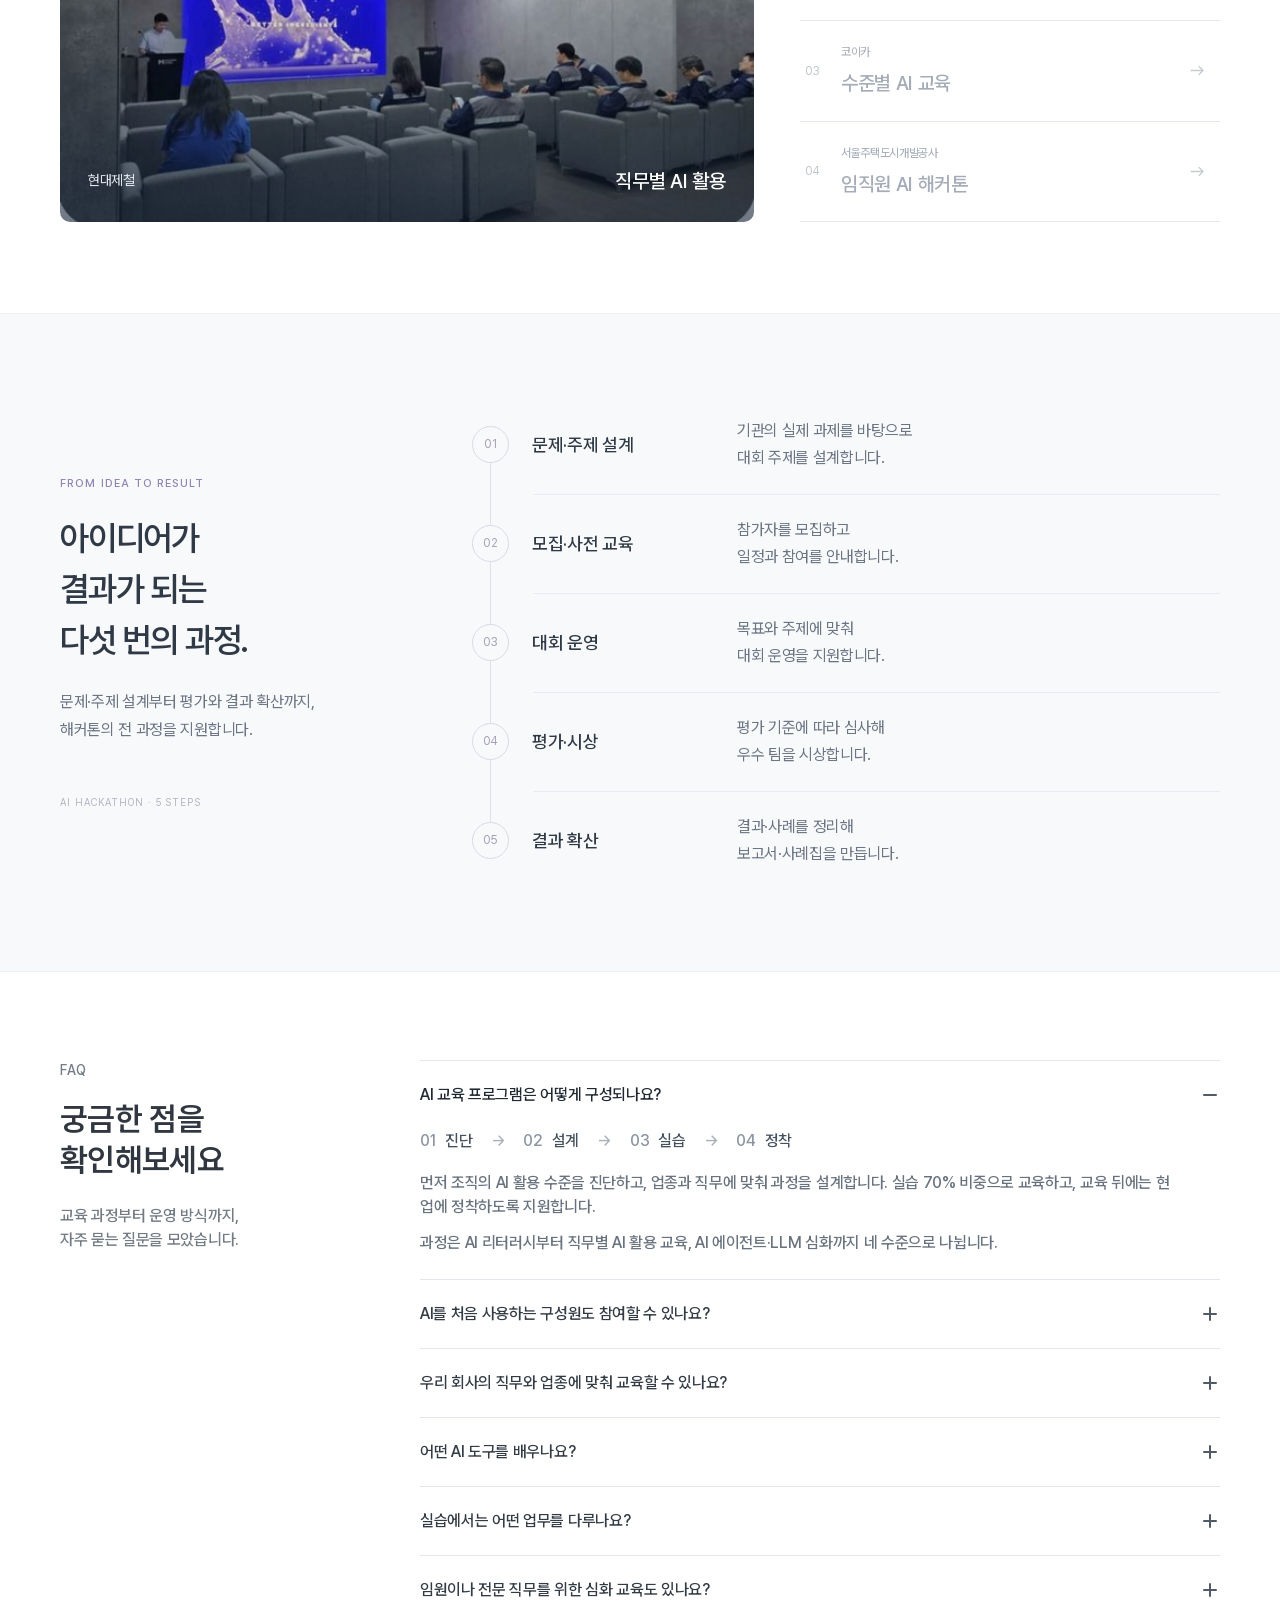
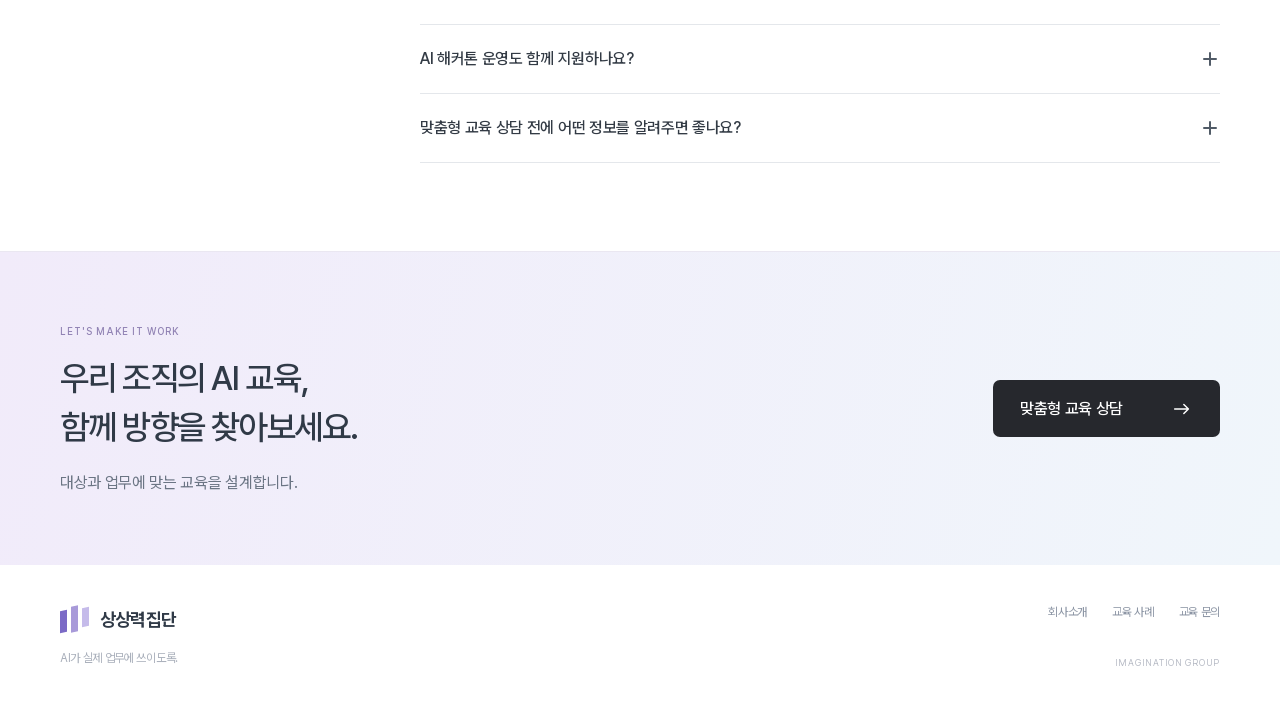
<file: versions/elice/index.html>
<!doctype html><html lang="ko"><head><meta charset="utf-8"><meta name="viewport" content="width=device-width,initial-scale=1"><title>상상력집단 | 실무 중심 AI 교육</title><meta name="description" content="우리 조직의 업무에 맞춘 실무 중심 AI 교육"><link rel="icon" href="assets/favicon.png"><link rel="canonical" href="https://jaycho97.github.io/sangsang-ai-education/versions/elice/"><meta property="og:type" content="website"><meta property="og:title" content="상상력집단 | 실무 중심 AI 교육"><meta property="og:description" content="업종과 직무에 맞춘 실무 중심 AI 교육. 우리 조직의 AI 활용 역량을 키워보세요."><meta property="og:url" content="https://jaycho97.github.io/sangsang-ai-education/versions/elice/"><meta property="og:image" content="https://jaycho97.github.io/sangsang-ai-education/versions/elice/assets/ai-workshop.c64a867b867e.webp"><meta name="twitter:card" content="summary_large_image"><link rel="stylesheet" href="style.40bd066a2b78.css"><link rel="stylesheet" href="faq.5834e95114ca.css"><script src="site.71b5c6884982.js" defer></script></head><body>
<header class="site-header"><div class="nav-inner"><a class="brand" href="#hero">상상력집단</a><nav aria-label="주 메뉴"><a href="#programs">맞춤 교육</a><a href="#curriculum">교육 로드맵</a><a href="#instructors">강사진</a><a href="#cases">교육 사례</a><a href="#faq">FAQ</a></nav><a class="button black compact" href="#contact">교육 문의 <svg viewBox="0 0 24 24" fill="none" stroke="currentColor" stroke-width="1.6" stroke-linecap="round" stroke-linejoin="round" aria-hidden="true"><path d="M4 12h15m-5-5 5 5-5 5"/></svg></a></div></header>
<main><section class="hero" id="hero"><div class="hero-copy"><p class="eyebrow">IMAGINATION GROUP · AI EDUCATION</p><h1>AI를 배운 그다음,<br>우리의 일이 달라지도록.</h1><p class="hero-description">업종과 직무에 맞춘 실습으로<br>AI를 배우고 실제 업무에 활용하도록 돕습니다.</p><div class="hero-actions"><a class="button black" href="#contact">맞춤형 교육 문의 <svg viewBox="0 0 24 24" fill="none" stroke="currentColor" stroke-width="1.6" stroke-linecap="round" stroke-linejoin="round" aria-hidden="true"><path d="M4 12h15m-5-5 5 5-5 5"/></svg></a><a class="text-link" href="#curriculum">교육 과정 살펴보기 <span>↗</span></a></div></div><div class="hero-stage container"><div class="hero-image"><img src="assets/ai-workshop.c64a867b867e.webp" alt="AI를 함께 배우며 업무 적용 방법을 검토하는 교육 장면"></div><div class="hero-note"><span>LEARN. PRACTICE. APPLY.</span><strong>도구를 이해하고, 우리 업무에 적용합니다.</strong></div><div class="hero-path"><span>진단</span><i>→</i><span>설계</span><i>→</i><span>실습</span><i>→</i><span>정착</span></div></div></section>
<section class="proof container" aria-label="교육 사례 기관"><span>다양한 조직의<br>현장과 함께합니다</span><div class="client-hyundai">HYUNDAI STEEL<small>현대제철</small></div><div class="client-channel">CHANNEL <b>A</b></div><div class="client-koica">KOICA</div><div class="client-sh">SH<small>서울주택도시개발공사</small></div></section>
<section class="programs section" id="programs"><div class="container"><header class="section-heading centered"><span class="eyebrow">CUSTOMIZED AI EDUCATION</span><h2>조직의 목표가 다르면,<br>교육도 달라져야 하니까.</h2><p>기업·공공기관·제조 현장의 업무와 구성원 수준에 맞춰<br>학습의 시작부터 적용까지 설계합니다.</p></header><div class="program-rows"><article class="program-row "><div class="program-copy"><span class="eyebrow">01 / 기업 AI 교육</span><h3>오늘 배운 AI가<br>내일의 업무로 이어지도록</h3><p>직무별 시나리오로 ChatGPT부터 AI 에이전트·LLM 고급 활용까지. 일하는 방식을 바꾸는 실무 중심 교육입니다.</p><div class="topic-tags"><span>ChatGPT 기초·직무 활용</span><span>AI 에이전트·LLM 심화</span><span>중소기업 맞춤 교육</span></div><details class="program-detail"><summary>주요 교육 내용 <svg viewBox="0 0 24 24" fill="none" stroke="currentColor" stroke-width="1.6" stroke-linecap="round" stroke-linejoin="round" aria-hidden="true"><path d="M5 12h14"/><path class="vertical" d="M12 5v14"/></svg></summary><ul><li><h4>ChatGPT 기초·직무 활용</h4><p>생성형 AI 개념과 사용법을 익히고, 직무별 업무 활용을 심화합니다.</p></li><li><h4>AI 에이전트·LLM 심화</h4><p>업무 처리 흐름을 실습하고, 조직별 AI 활용 역량을 강화합니다.</p></li><li><h4>중소기업 맞춤 교육</h4><p>조직 규모와 구성원 수준을 고려해 실제 업무 시나리오로 실습합니다.</p></li></ul></details></div><div class="program-visual"><img src="assets/illus-documents.svg" alt="기업 AI 교육의 학습 내용을 표현한 일러스트"><span class="visual-footnote">For company<i></i> IMAGINATION GROUP</span></div></article><article class="program-row reverse"><div class="program-copy"><span class="eyebrow">02 / 기관 AI 교육</span><h3>공공의 업무에도<br>필요한 만큼, 정확하게</h3><p>공공기관의 업무와 현장을 고려한 AI 교육. 공문서 자동화부터 공공데이터 분석까지 연결합니다.</p><div class="topic-tags"><span>AI 리터러시·직무 활용</span><span>공문서·공공데이터</span><span>민원응대·전문가 코칭</span></div><details class="program-detail"><summary>주요 교육 내용 <svg viewBox="0 0 24 24" fill="none" stroke="currentColor" stroke-width="1.6" stroke-linecap="round" stroke-linejoin="round" aria-hidden="true"><path d="M5 12h14"/><path class="vertical" d="M12 5v14"/></svg></summary><ul><li><h4>AI 리터러시·직무 활용</h4><p>공공기관 구성원의 수준과 업무에 맞춰 AI 활용의 기초를 익힙니다.</p></li><li><h4>공문서·공공데이터</h4><p>공문서 자동화와 공공데이터 분석을 실제 업무와 연결합니다.</p></li><li><h4>민원응대·전문가 코칭</h4><p>민원응대 AI 활용과 전문가 코칭으로 업무 적용을 돕습니다.</p></li></ul></details></div><div class="program-visual"><img src="assets/illus-analysis.svg" alt="기관 AI 교육의 학습 내용을 표현한 일러스트"><span class="visual-footnote">For institution<i></i> IMAGINATION GROUP</span></div></article><article class="program-row "><div class="program-copy"><span class="eyebrow">03 / 제조 AI 교육</span><h3>데이터의 이해에서<br>제조 현장의 활용까지</h3><p>제조데이터를 이해하고 현장의 문제를 풀어갑니다. 스마트팩토리 기초부터 공정 최적화·피지컬 AI까지.</p><div class="topic-tags"><span>스마트팩토리 기초</span><span>예지보전·비전검사</span><span>공정 최적화·피지컬 AI</span></div><details class="program-detail"><summary>주요 교육 내용 <svg viewBox="0 0 24 24" fill="none" stroke="currentColor" stroke-width="1.6" stroke-linecap="round" stroke-linejoin="round" aria-hidden="true"><path d="M5 12h14"/><path class="vertical" d="M12 5v14"/></svg></summary><ul><li><h4>스마트팩토리 기초</h4><p>제조 현장의 데이터와 AI 활용의 기초를 학습합니다.</p></li><li><h4>예지보전·비전검사</h4><p>고장 예측, 비전검사와 품질검출을 다룹니다.</p></li><li><h4>공정 최적화·피지컬 AI</h4><p>공정 최적화와 피지컬 AI로 제조 현장의 활용 범위를 넓힙니다.</p></li></ul></details></div><div class="program-visual"><img src="assets/illus-automation.svg" alt="제조 AI 교육의 학습 내용을 표현한 일러스트"><span class="visual-footnote">For manufacturing<i></i> IMAGINATION GROUP</span></div></article></div><div class="tools"><span>실무에서 만나는 AI 도구</span><div><img src="assets/tool-chatgpt.svg" alt="">ChatGPT</div><div><img src="assets/tool-claude-mark.svg" alt="">Claude</div><div><svg viewBox="0 0 32 32" aria-hidden="true"><path d="M16 1Q19 13 31 16Q19 19 16 31Q13 19 1 16Q13 13 16 1" fill="#8071dc"/></svg>Gemini</div><div><img src="assets/tool-copilot.webp" alt="">Copilot</div><div><img src="assets/tool-upstage-mark.svg" alt="">Solar</div></div></div></section>
<section class="curriculum section" id="curriculum"><div class="container"><header class="section-heading split-heading"><div><span class="eyebrow">LEARNING PATH</span><h2>기초부터 전략까지.<br>우리에게 필요한 다음 단계.</h2></div><p>AI 리터러시부터 직무 활용, 심화·제작,<br>전략·거버넌스까지 네 단계로 구성합니다.</p></header><div class="learning-layout"><div class="level-rail" role="tablist" aria-orientation="vertical" aria-label="교육 수준 선택"><button class="level-tab" id="level-tab-1" data-level="1" role="tab" aria-controls="level-1" aria-selected="true" tabindex="0"><span class="rail-dot"></span><span class="level-order">01</span><span class="level-tab-copy"><strong>AI 리터러시</strong><small>전 직원</small></span></button><button class="level-tab" id="level-tab-2" data-level="2" role="tab" aria-controls="level-2" aria-selected="false" tabindex="-1"><span class="rail-dot"></span><span class="level-order">02</span><span class="level-tab-copy"><strong>직무 적용</strong><small>실무자</small></span></button><button class="level-tab" id="level-tab-3" data-level="3" role="tab" aria-controls="level-3" aria-selected="false" tabindex="-1"><span class="rail-dot"></span><span class="level-order">03</span><span class="level-tab-copy"><strong>심화 · 제작</strong><small>전문 직무</small></span></button><button class="level-tab" id="level-tab-4" data-level="4" role="tab" aria-controls="level-4" aria-selected="false" tabindex="-1"><span class="rail-dot"></span><span class="level-order">04</span><span class="level-tab-copy"><strong>전략 · 거버넌스</strong><small>임원 · 기획</small></span></button></div><div class="level-panels"><article class="level-panel" role="tabpanel" id="level-1" aria-labelledby="level-tab-1" ><div class="panel-kicker"><span>LEVEL 01</span><span>전 직원</span></div><h3>AI 기초 이해와 업무 활용 입문</h3><p>AI의 기본 개념과 사용법을 익히고, 간단한 업무 실습으로 활용의 기초를 다집니다. AI를 처음 접하는 구성원도 업무 환경에 맞는 입문 과정부터 시작할 수 있습니다.</p><h4>주요 활동</h4><ul class=""><li><svg viewBox="0 0 24 24" fill="none" stroke="currentColor" stroke-width="1.6" stroke-linecap="round" stroke-linejoin="round" aria-hidden="true"><path d="m5 12 4 4L19 6"/></svg><span>생성형 AI의 기본 개념과 활용 사례 이해</span></li><li><svg viewBox="0 0 24 24" fill="none" stroke="currentColor" stroke-width="1.6" stroke-linecap="round" stroke-linejoin="round" aria-hidden="true"><path d="m5 12 4 4L19 6"/></svg><span>ChatGPT를 활용한 질문 작성·문서 요약 기초 실습</span></li><li><svg viewBox="0 0 24 24" fill="none" stroke="currentColor" stroke-width="1.6" stroke-linecap="round" stroke-linejoin="round" aria-hidden="true"><path d="m5 12 4 4L19 6"/></svg><span>업무 환경에 따른 AI 활용과 스마트팩토리 기초 학습</span></li></ul></article><article class="level-panel" role="tabpanel" id="level-2" aria-labelledby="level-tab-2" hidden><div class="panel-kicker"><span>LEVEL 02</span><span>실무자</span></div><h3>직무별 업무에 AI 활용하기</h3><p>문서 작성부터 데이터 분석, 업무자동화까지. 직무와 업종에 맞는 실제 업무 시나리오로 실습합니다.</p><h4>주요 과정</h4><ul class="two-columns"><li><svg viewBox="0 0 24 24" fill="none" stroke="currentColor" stroke-width="1.6" stroke-linecap="round" stroke-linejoin="round" aria-hidden="true"><path d="m5 12 4 4L19 6"/></svg><span>챗GPT 마스터 교육</span></li><li><svg viewBox="0 0 24 24" fill="none" stroke="currentColor" stroke-width="1.6" stroke-linecap="round" stroke-linejoin="round" aria-hidden="true"><path d="m5 12 4 4L19 6"/></svg><span>업무자동화 AI 활용</span></li><li><svg viewBox="0 0 24 24" fill="none" stroke="currentColor" stroke-width="1.6" stroke-linecap="round" stroke-linejoin="round" aria-hidden="true"><path d="m5 12 4 4L19 6"/></svg><span>VBA(엑셀) AI 활용</span></li><li><svg viewBox="0 0 24 24" fill="none" stroke="currentColor" stroke-width="1.6" stroke-linecap="round" stroke-linejoin="round" aria-hidden="true"><path d="m5 12 4 4L19 6"/></svg><span>PPT AI 활용 (캔바·감마)</span></li><li><svg viewBox="0 0 24 24" fill="none" stroke="currentColor" stroke-width="1.6" stroke-linecap="round" stroke-linejoin="round" aria-hidden="true"><path d="m5 12 4 4L19 6"/></svg><span>챗GPT 엑셀 데이터 분석</span></li><li><svg viewBox="0 0 24 24" fill="none" stroke="currentColor" stroke-width="1.6" stroke-linecap="round" stroke-linejoin="round" aria-hidden="true"><path d="m5 12 4 4L19 6"/></svg><span>경쟁사 정밀분석 AI</span></li><li><svg viewBox="0 0 24 24" fill="none" stroke="currentColor" stroke-width="1.6" stroke-linecap="round" stroke-linejoin="round" aria-hidden="true"><path d="m5 12 4 4L19 6"/></svg><span>중간관리자 AI 리더십</span></li><li><svg viewBox="0 0 24 24" fill="none" stroke="currentColor" stroke-width="1.6" stroke-linecap="round" stroke-linejoin="round" aria-hidden="true"><path d="m5 12 4 4L19 6"/></svg><span>공문서 AI 자동화</span></li><li><svg viewBox="0 0 24 24" fill="none" stroke="currentColor" stroke-width="1.6" stroke-linecap="round" stroke-linejoin="round" aria-hidden="true"><path d="m5 12 4 4L19 6"/></svg><span>예지보전 (고장 예측)</span></li><li><svg viewBox="0 0 24 24" fill="none" stroke="currentColor" stroke-width="1.6" stroke-linecap="round" stroke-linejoin="round" aria-hidden="true"><path d="m5 12 4 4L19 6"/></svg><span>비전검사·품질검출</span></li></ul></article><article class="level-panel" role="tabpanel" id="level-3" aria-labelledby="level-tab-3" hidden><div class="panel-kicker"><span>LEVEL 03</span><span>전문 직무</span></div><h3>AI 전문 활용과 제작 역량 심화</h3><p>AI 에이전트·LLM 고급 활용부터 전문 콘텐츠 제작까지. 전문 직무에 맞는 심화 과정을 선택합니다.</p><h4>주요 과정</h4><ul class="two-columns"><li><svg viewBox="0 0 24 24" fill="none" stroke="currentColor" stroke-width="1.6" stroke-linecap="round" stroke-linejoin="round" aria-hidden="true"><path d="m5 12 4 4L19 6"/></svg><span>LLM 활용 고급화</span></li><li><svg viewBox="0 0 24 24" fill="none" stroke="currentColor" stroke-width="1.6" stroke-linecap="round" stroke-linejoin="round" aria-hidden="true"><path d="m5 12 4 4L19 6"/></svg><span>비용절감 AI 해결사</span></li><li><svg viewBox="0 0 24 24" fill="none" stroke="currentColor" stroke-width="1.6" stroke-linecap="round" stroke-linejoin="round" aria-hidden="true"><path d="m5 12 4 4L19 6"/></svg><span>AI 크리에이티브 워크샵</span></li><li><svg viewBox="0 0 24 24" fill="none" stroke="currentColor" stroke-width="1.6" stroke-linecap="round" stroke-linejoin="round" aria-hidden="true"><path d="m5 12 4 4L19 6"/></svg><span>생성형 이미지·영상 전문</span></li><li><svg viewBox="0 0 24 24" fill="none" stroke="currentColor" stroke-width="1.6" stroke-linecap="round" stroke-linejoin="round" aria-hidden="true"><path d="m5 12 4 4L19 6"/></svg><span>공공데이터 분석 AI</span></li><li><svg viewBox="0 0 24 24" fill="none" stroke="currentColor" stroke-width="1.6" stroke-linecap="round" stroke-linejoin="round" aria-hidden="true"><path d="m5 12 4 4L19 6"/></svg><span>맞춤형 VOD 제작</span></li><li><svg viewBox="0 0 24 24" fill="none" stroke="currentColor" stroke-width="1.6" stroke-linecap="round" stroke-linejoin="round" aria-hidden="true"><path d="m5 12 4 4L19 6"/></svg><span>실시간 AI 전문가 코칭</span></li><li><svg viewBox="0 0 24 24" fill="none" stroke="currentColor" stroke-width="1.6" stroke-linecap="round" stroke-linejoin="round" aria-hidden="true"><path d="m5 12 4 4L19 6"/></svg><span>민원응대 AI 전문</span></li><li><svg viewBox="0 0 24 24" fill="none" stroke="currentColor" stroke-width="1.6" stroke-linecap="round" stroke-linejoin="round" aria-hidden="true"><path d="m5 12 4 4L19 6"/></svg><span>피지컬 AI</span></li><li><svg viewBox="0 0 24 24" fill="none" stroke="currentColor" stroke-width="1.6" stroke-linecap="round" stroke-linejoin="round" aria-hidden="true"><path d="m5 12 4 4L19 6"/></svg><span>공정 최적화</span></li></ul></article><article class="level-panel" role="tabpanel" id="level-4" aria-labelledby="level-tab-4" hidden><div class="panel-kicker"><span>LEVEL 04</span><span>임원 · 기획</span></div><h3>조직의 AI 전략과 거버넌스 설계</h3><p>경영진의 AI 전략부터 조직의 도입 방향까지. AX 전환을 다루는 임원·기획 과정을 운영합니다.</p><h4>주요 과정</h4><ul class=""><li><svg viewBox="0 0 24 24" fill="none" stroke="currentColor" stroke-width="1.6" stroke-linecap="round" stroke-linejoin="round" aria-hidden="true"><path d="m5 12 4 4L19 6"/></svg><span>경영진 AI 전략 워크샵</span></li><li><svg viewBox="0 0 24 24" fill="none" stroke="currentColor" stroke-width="1.6" stroke-linecap="round" stroke-linejoin="round" aria-hidden="true"><path d="m5 12 4 4L19 6"/></svg><span>AI 윤리경영 가이드라인</span></li><li><svg viewBox="0 0 24 24" fill="none" stroke="currentColor" stroke-width="1.6" stroke-linecap="round" stroke-linejoin="round" aria-hidden="true"><path d="m5 12 4 4L19 6"/></svg><span>AI 도입 전사과정 (40h)</span></li><li><svg viewBox="0 0 24 24" fill="none" stroke="currentColor" stroke-width="1.6" stroke-linecap="round" stroke-linejoin="round" aria-hidden="true"><path d="m5 12 4 4L19 6"/></svg><span>인공지능기본법 교육</span></li></ul></article></div></div><div class="learning-foot"><span>조직의 현재 수준에서 시작해, 실제 업무로 연결합니다.</span><a href="#contact" class="text-link">우리 조직에 맞는 과정 상담 <svg viewBox="0 0 24 24" fill="none" stroke="currentColor" stroke-width="1.6" stroke-linecap="round" stroke-linejoin="round" aria-hidden="true"><path d="M4 12h15m-5-5 5 5-5 5"/></svg></a></div></div></section>
<section class="instructors section" id="instructors"><div class="container expertise-layout"><header class="section-heading"><span class="eyebrow">MEET OUR EXPERTS</span><h2>현장을 아는<br>전문가와<br>함께합니다.</h2><p>데이터의 이해부터<br>업무에 적용하는 방법까지.</p><span class="expert-note">분야별 전문 강사진</span></header><div class="expert-row"><article class="expert"><div class="portrait"><img src="assets/instructor-normalized-1.592c4a264cc8.webp" alt="빅데이터 분석 전문 강사"></div><span class="expert-en">Big Data Analysis</span><h3>빅데이터 분석</h3><p>데이터 분석 전문 강사</p></article><article class="expert"><div class="portrait"><img src="assets/instructor-normalized-2.c03315a060b1.webp" alt="비즈니스 데이터 분석 전문 강사"></div><span class="expert-en">Business Data Analysis</span><h3>비즈니스 데이터 분석</h3><p>비즈니스 데이터 분석 전문 강사</p></article><article class="expert"><div class="portrait"><img src="assets/instructor-normalized-3.58bb6dfb79a3.webp" alt="머신러닝 분석 전문 강사"></div><span class="expert-en">Machine Learning Analysis</span><h3>머신러닝 분석</h3><p>前 S기업 텍스트마이닝 프로젝트 자문</p></article></div></div></section>
<section class="cases section" id="cases"><div class="container"><header class="section-heading split-heading"><div><span class="eyebrow">EDUCATION IN ACTION</span><h2>AI 교육이 만나는<br>다양한 업무의 현장.</h2></div><a class="text-link" href="https://imaginationgroup.co.kr/ai-education/cases">교육 사례 전체보기 <svg viewBox="0 0 24 24" fill="none" stroke="currentColor" stroke-width="1.6" stroke-linecap="round" stroke-linejoin="round" aria-hidden="true"><path d="M4 12h15m-5-5 5 5-5 5"/></svg></a></header><div class="case-showcase"><div class="case-images"><figure class="case-photo" id="case-1" role="tabpanel" aria-labelledby="case-tab-1" ><img src="assets/case-1.webp" alt="현대제철 직무별 AI 활용 교육 현장"><figcaption><span>현대제철</span><strong>직무별 AI 활용</strong></figcaption></figure><figure class="case-photo" id="case-2" role="tabpanel" aria-labelledby="case-tab-2" hidden><img src="assets/case-2.webp" alt="채널A 이미지·음성 제작 교육 현장"><figcaption><span>채널A</span><strong>이미지·음성 제작</strong></figcaption></figure><figure class="case-photo" id="case-3" role="tabpanel" aria-labelledby="case-tab-3" hidden><img src="assets/case-3.webp" alt="코이카 수준별 AI 교육 교육 현장"><figcaption><span>코이카</span><strong>수준별 AI 교육</strong></figcaption></figure><figure class="case-photo" id="case-4" role="tabpanel" aria-labelledby="case-tab-4" hidden><img src="assets/case-4.webp" alt="서울주택도시개발공사 임직원 AI 해커톤 교육 현장"><figcaption><span>서울주택도시개발공사</span><strong>임직원 AI 해커톤</strong></figcaption></figure></div><div class="case-selector" role="tablist" aria-label="교육 사례 선택" aria-orientation="vertical"><button class="case-tab" id="case-tab-1" role="tab" aria-controls="case-1" data-case="1" aria-selected="true" tabindex="0"><span class="case-number">01</span><span><small>현대제철</small><strong>직무별 AI 활용</strong></span><svg viewBox="0 0 24 24" fill="none" stroke="currentColor" stroke-width="1.6" stroke-linecap="round" stroke-linejoin="round" aria-hidden="true"><path d="M4 12h15m-5-5 5 5-5 5"/></svg></button><button class="case-tab" id="case-tab-2" role="tab" aria-controls="case-2" data-case="2" aria-selected="false" tabindex="-1"><span class="case-number">02</span><span><small>채널A</small><strong>이미지·음성 제작</strong></span><svg viewBox="0 0 24 24" fill="none" stroke="currentColor" stroke-width="1.6" stroke-linecap="round" stroke-linejoin="round" aria-hidden="true"><path d="M4 12h15m-5-5 5 5-5 5"/></svg></button><button class="case-tab" id="case-tab-3" role="tab" aria-controls="case-3" data-case="3" aria-selected="false" tabindex="-1"><span class="case-number">03</span><span><small>코이카</small><strong>수준별 AI 교육</strong></span><svg viewBox="0 0 24 24" fill="none" stroke="currentColor" stroke-width="1.6" stroke-linecap="round" stroke-linejoin="round" aria-hidden="true"><path d="M4 12h15m-5-5 5 5-5 5"/></svg></button><button class="case-tab" id="case-tab-4" role="tab" aria-controls="case-4" data-case="4" aria-selected="false" tabindex="-1"><span class="case-number">04</span><span><small>서울주택도시개발공사</small><strong>임직원 AI 해커톤</strong></span><svg viewBox="0 0 24 24" fill="none" stroke="currentColor" stroke-width="1.6" stroke-linecap="round" stroke-linejoin="round" aria-hidden="true"><path d="M4 12h15m-5-5 5 5-5 5"/></svg></button></div></div></div></section>
<section class="hackathon section" id="hackathon"><div class="container hackathon-layout"><header class="section-heading"><span class="eyebrow">FROM IDEA TO RESULT</span><h2>아이디어가<br>결과가 되는<br>다섯 번의 과정.</h2><p>문제·주제 설계부터 평가와 결과 확산까지,<br>해커톤의 전 과정을 지원합니다.</p><span class="process-label">AI HACKATHON · 5 STEPS</span></header><ol class="process-list"><li><span class="step-number">01</span><h3>문제·주제 설계</h3><p>기관의 실제 과제를 바탕으로<br>대회 주제를 설계합니다.</p></li><li><span class="step-number">02</span><h3>모집·사전 교육</h3><p>참가자를 모집하고<br>일정과 참여를 안내합니다.</p></li><li><span class="step-number">03</span><h3>대회 운영</h3><p>목표와 주제에 맞춰<br>대회 운영을 지원합니다.</p></li><li><span class="step-number">04</span><h3>평가·시상</h3><p>평가 기준에 따라 심사해<br>우수 팀을 시상합니다.</p></li><li><span class="step-number">05</span><h3>결과 확산</h3><p>결과·사례를 정리해<br>보고서·사례집을 만듭니다.</p></li></ol></div></section>
<section class="faq-v2" id="faq" aria-labelledby="faq-v2-title">
  <div class="faq-v2__layout">
    <header class="faq-v2__intro">
      <p class="faq-v2__label">FAQ</p>
      <h2 class="faq-v2__title" id="faq-v2-title">궁금한 점을<br>확인해보세요</h2>
      <p class="faq-v2__description">교육 과정부터 운영 방식까지,<br>자주 묻는 질문을 모았습니다.</p>
    </header>
    <div class="faq-v2__list">
      <details class="faq-v2__item" id="faq-1" name="education-faq-v2" open>
        <summary class="faq-v2__question">
          <span>AI 교육 프로그램은 어떻게 구성되나요?</span>
          <span class="faq-v2__icon" aria-hidden="true"></span>
        </summary>
        <div class="faq-v2__answer">
          <ol class="faq-v2__flow" aria-label="교육 진행 순서">
            <li><span class="faq-v2__step">01</span><span>진단</span></li>
            <li><span class="faq-v2__step">02</span><span>설계</span></li>
            <li><span class="faq-v2__step">03</span><span>실습</span></li>
            <li><span class="faq-v2__step">04</span><span>정착</span></li>
          </ol>
          <p>먼저 조직의 AI 활용 수준을 진단하고, 업종과 직무에 맞춰 과정을 설계합니다. 실습 70% 비중으로 교육하고, 교육 뒤에는 현업에 정착하도록 지원합니다.</p>
          <p>과정은 AI 리터러시부터 직무별 AI 활용 교육, AI 에이전트·LLM 심화까지 네 수준으로 나뉩니다.</p>
        </div>
      </details>
      <details class="faq-v2__item" id="faq-2" name="education-faq-v2">
        <summary class="faq-v2__question">
          <span>AI를 처음 사용하는 구성원도 참여할 수 있나요?</span>
          <span class="faq-v2__icon" aria-hidden="true"></span>
        </summary>
        <div class="faq-v2__answer">
          <p>네. AI 리터러시 과정은 AI를 처음 접하는 구성원을 위한 입문 과정입니다. 생성형 AI의 기본 개념과 사용법을 익히고, 질문 작성과 문서 요약 같은 기초 실습부터 시작합니다.</p>
          <p>구성원의 현재 수준과 업무 환경에 맞춰 시작할 과정을 선택할 수 있습니다.</p>
        </div>
      </details>
      <details class="faq-v2__item" id="faq-3" name="education-faq-v2">
        <summary class="faq-v2__question">
          <span>우리 회사의 직무와 업종에 맞춰 교육할 수 있나요?</span>
          <span class="faq-v2__icon" aria-hidden="true"></span>
        </summary>
        <div class="faq-v2__answer">
          <p>네. 기업·공공기관·제조 현장의 업무 특성과 구성원 수준에 맞춰 교육 주제와 실습을 설계합니다.</p>
          <p>문서 작성, 공공데이터 분석, 제조데이터 활용 등 실제 업무 시나리오를 바탕으로 필요한 과정을 구성합니다.</p>
        </div>
      </details>
      <details class="faq-v2__item" id="faq-4" name="education-faq-v2">
        <summary class="faq-v2__question">
          <span>어떤 AI 도구를 배우나요?</span>
          <span class="faq-v2__icon" aria-hidden="true"></span>
        </summary>
        <div class="faq-v2__answer">
          <p>ChatGPT, Claude, Gemini, Microsoft 365 Copilot, Solar 등 실무에 활용하는 AI 도구를 다룹니다.</p>
          <p>교육 목표와 직무에 맞춰 활용할 도구와 실습 내용을 구성합니다.</p>
        </div>
      </details>
      <details class="faq-v2__item" id="faq-5" name="education-faq-v2">
        <summary class="faq-v2__question">
          <span>실습에서는 어떤 업무를 다루나요?</span>
          <span class="faq-v2__icon" aria-hidden="true"></span>
        </summary>
        <div class="faq-v2__answer">
          <p>문서 작성·요약, 엑셀 및 공공데이터 분석, 업무자동화 등 실제 업무와 연결되는 주제로 실습합니다.</p>
          <p>실습 70% 비중의 교육을 통해 도구의 기능을 익히는 데서 나아가 업무에 적용하는 방법을 배웁니다.</p>
        </div>
      </details>
      <details class="faq-v2__item" id="faq-6" name="education-faq-v2">
        <summary class="faq-v2__question">
          <span>임원이나 전문 직무를 위한 심화 교육도 있나요?</span>
          <span class="faq-v2__icon" aria-hidden="true"></span>
        </summary>
        <div class="faq-v2__answer">
          <p>네. AI 에이전트·LLM 고급 활용, 전문 콘텐츠 제작 등 전문 직무를 위한 심화 과정을 운영합니다.</p>
          <p>임원·기획 담당자를 위한 AI 전략, 전사 도입 방향, AI 윤리와 거버넌스 과정도 구성할 수 있습니다.</p>
        </div>
      </details>
      <details class="faq-v2__item" id="faq-7" name="education-faq-v2">
        <summary class="faq-v2__question">
          <span>AI 해커톤 운영도 함께 지원하나요?</span>
          <span class="faq-v2__icon" aria-hidden="true"></span>
        </summary>
        <div class="faq-v2__answer">
          <p>네. 문제·주제 설계부터 참가자 모집·사전 교육, 대회 운영, 평가·시상, 결과 확산까지 다섯 단계로 지원합니다.</p>
          <p>기관의 실제 과제를 바탕으로 주제를 설계하고, 결과와 우수 사례를 보고서·사례집으로 정리합니다.</p>
        </div>
      </details>
      <details class="faq-v2__item" id="faq-8" name="education-faq-v2">
        <summary class="faq-v2__question">
          <span>맞춤형 교육 상담 전에 어떤 정보를 알려주면 좋나요?</span>
          <span class="faq-v2__icon" aria-hidden="true"></span>
        </summary>
        <div class="faq-v2__answer">
          <p>교육 대상과 직무, 구성원의 현재 AI 활용 수준, 교육으로 해결하고 싶은 업무나 희망 주제를 알려주시면 교육 방향을 구체화하는 데 도움이 됩니다.</p>
          <a class="faq-v2__contact" href="https://imaginationgroup.co.kr/contact/education">맞춤형 교육 상담하기 <span aria-hidden="true">→</span></a>
        </div>
      </details>
    </div>
  </div>
</section>

<section class="contact" id="contact"><div class="container contact-layout"><div><span class="eyebrow">LET'S MAKE IT WORK</span><h2>우리 조직의 AI 교육,<br>함께 방향을 찾아보세요.</h2><p>대상과 업무에 맞는 교육을 설계합니다.</p></div><a class="button black" href="https://imaginationgroup.co.kr/contact/education">맞춤형 교육 상담 <svg viewBox="0 0 24 24" fill="none" stroke="currentColor" stroke-width="1.6" stroke-linecap="round" stroke-linejoin="round" aria-hidden="true"><path d="M4 12h15m-5-5 5 5-5 5"/></svg></a></div></section>
</main><footer><div class="container footer-inner"><div><a class="brand" href="#hero"><span class="brand-sign" aria-hidden="true"><i></i><i></i><i></i></span>상상력집단</a><p>AI가 실제 업무에 쓰이도록.</p></div><div class="footer-links"><a href="https://imaginationgroup.co.kr/about">회사소개</a><a href="https://imaginationgroup.co.kr/ai-education/cases">교육 사례</a><a href="https://imaginationgroup.co.kr/contact/education">교육 문의</a><span>IMAGINATION GROUP</span></div></div></footer>
</body></html>
</file>
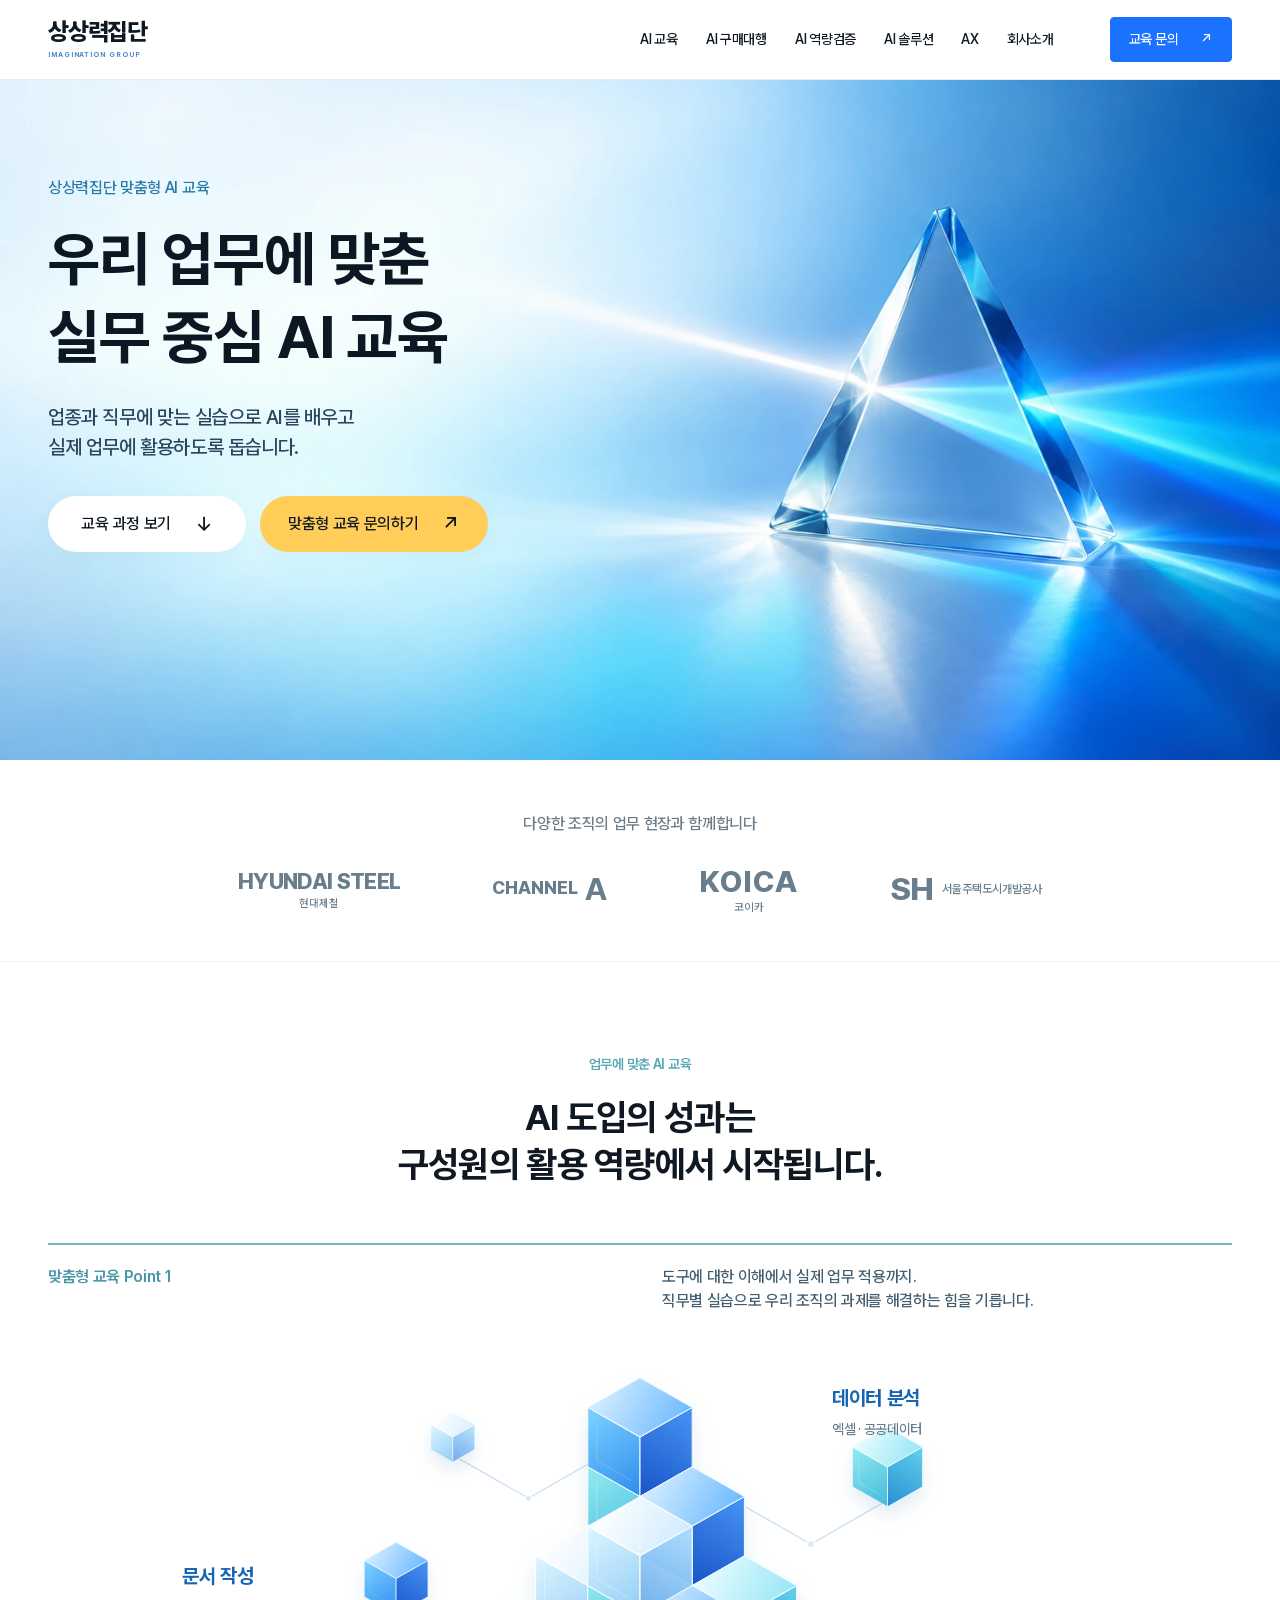
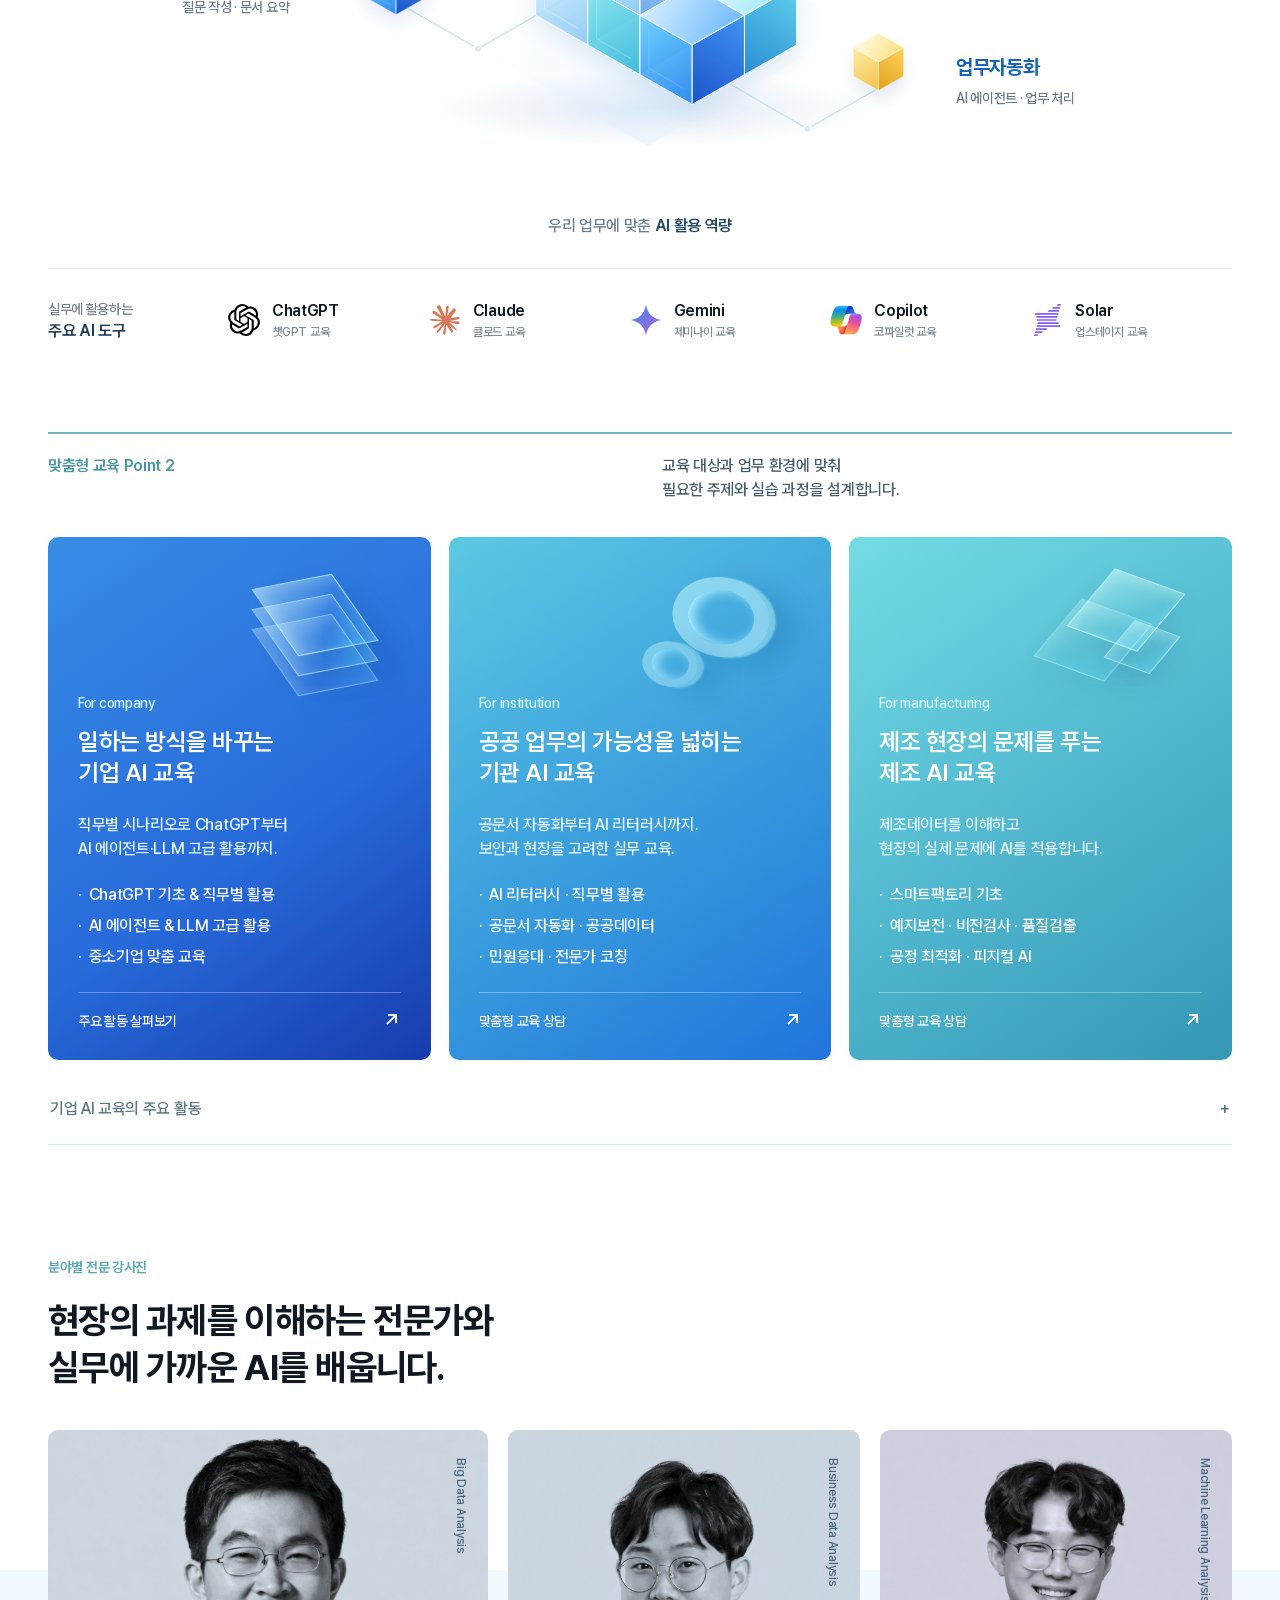
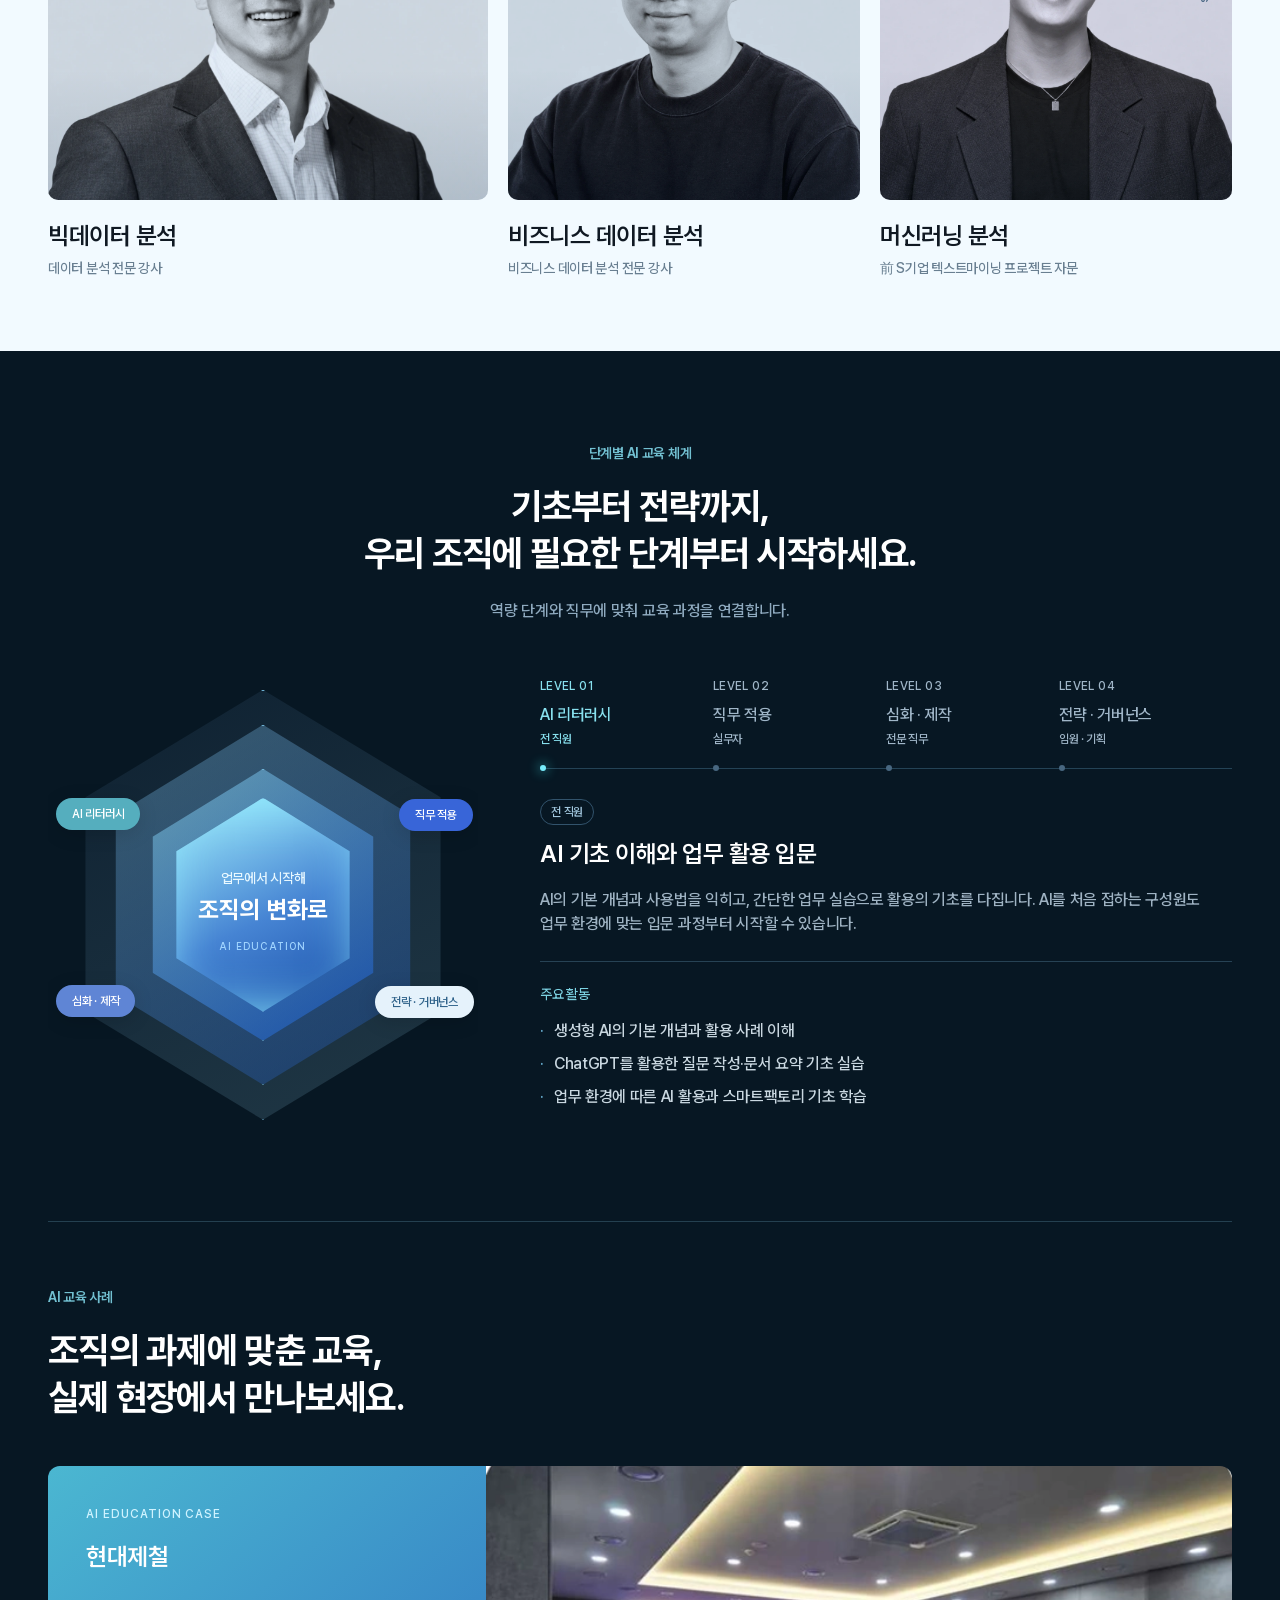
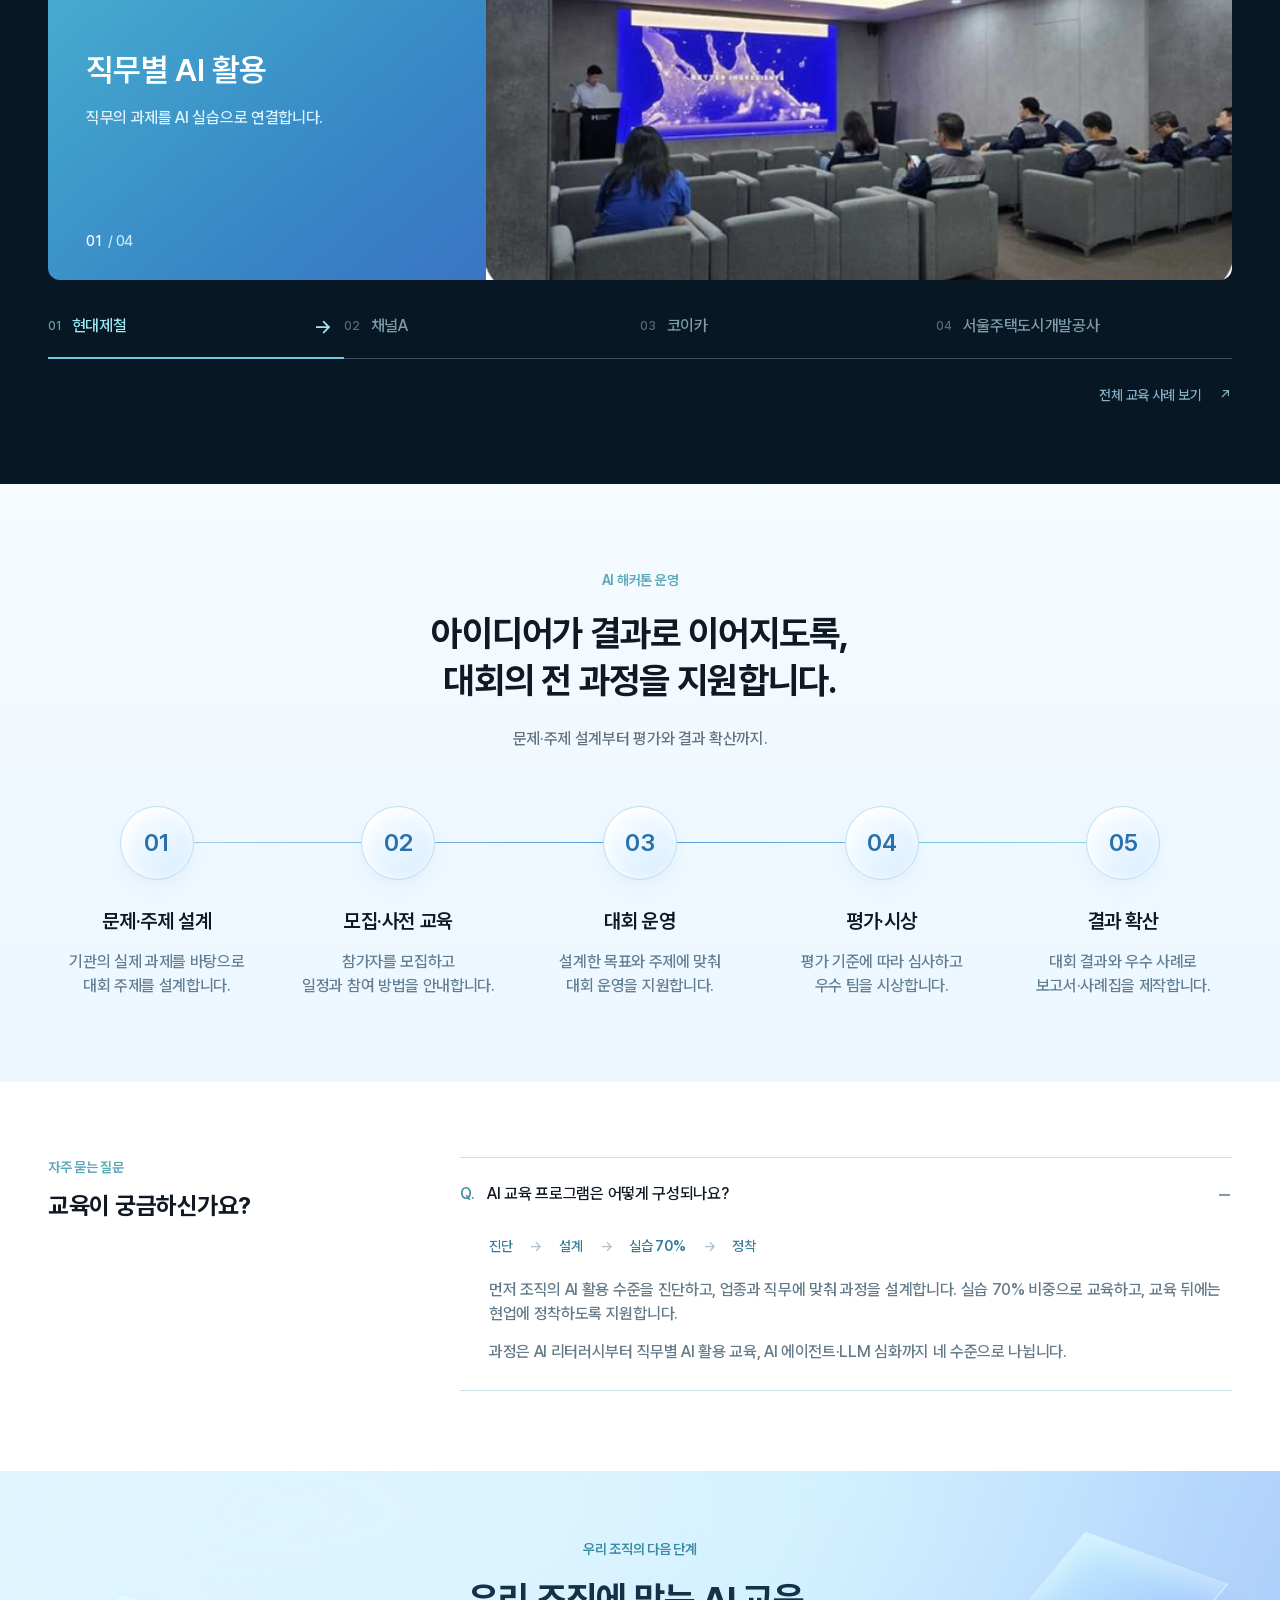
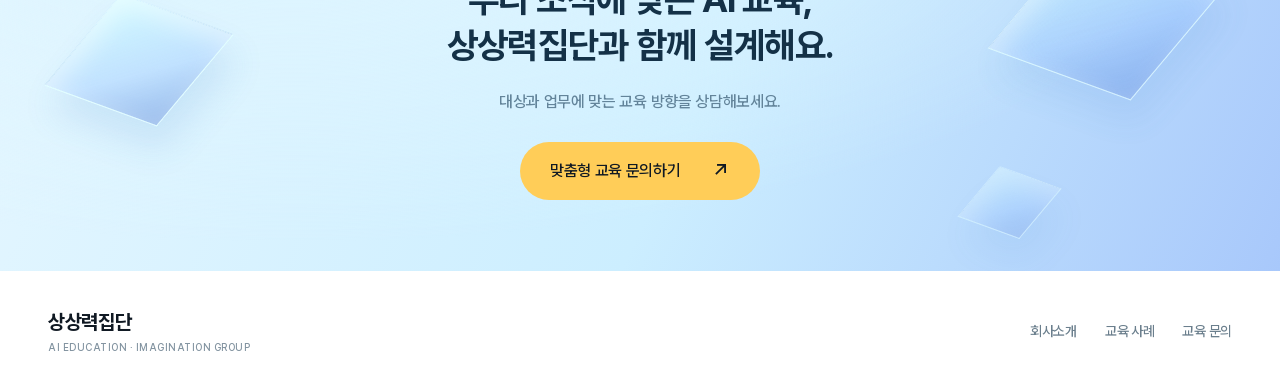
<file: versions/fastcampus-prism/index.html>
<!doctype html><html lang="ko"><head><meta charset="utf-8"><meta name="viewport" content="width=device-width,initial-scale=1"><title>상상력집단 | 기업·공공기관 맞춤형 AI 교육</title><link rel="icon" href="assets/favicon.png"><meta name="description" content="AI 리터러시부터 직무별 활용, AI 에이전트·LLM 심화까지. 기업·공공기관에 맞춘 실무 중심 AI 교육을 상상력집단과 함께 설계하세요."><link rel="canonical" href="https://jaycho97.github.io/sangsang-ai-education/versions/fastcampus-prism/"><link rel="stylesheet" href="style.38d468a7caf3.css"><script src="site.10170fcea66b.js" defer></script></head><body>
<header class="site-header"><div class="container header-inner"><a class="wordmark" href="#hero" aria-label="상상력집단 홈">상상력집단<span>IMAGINATION GROUP</span></a><nav class="global-nav" aria-label="주 메뉴"><a href="#education">AI 교육</a><a href="https://imaginationgroup.co.kr/ai-procurement">AI 구매대행</a><a href="https://imaginationgroup.co.kr/ai-capability">AI 역량검증</a><a href="https://imaginationgroup.co.kr/ai-solution">AI 솔루션</a><a href="https://axsupport.co.kr/">AX</a><a href="https://imaginationgroup.co.kr/about">회사소개</a></nav><a class="header-cta" href="#contact">교육 문의 <span>↗</span></a></div></header><main><section class="hero" id="hero"><img class="hero-art" src="assets/hero-blue-prism.98549de98273.webp" alt="푸른 반사광을 만드는 유리 프리즘"><div class="container hero-inner"><div class="hero-copy"><p class="hero-label">상상력집단 맞춤형 AI 교육</p><h1>우리 업무에 맞춘<br>실무 중심 AI 교육</h1><p class="hero-description">업종과 직무에 맞는 실습으로 AI를 배우고<br>실제 업무에 활용하도록 돕습니다.</p><div class="hero-actions"><a class="btn btn-light" href="#curriculum">교육 과정 보기 <span>↓</span></a><a class="btn btn-yellow" href="#contact">맞춤형 교육 문의하기 <span>↗</span></a></div></div><div class="hero-facts"><div><span>교육 대상</span><strong>기업 · 공공기관</strong></div><div><span>교육 방식</span><strong>직무별 실무 중심</strong></div><div><span>교육 범위</span><strong>AI 기초부터 심화까지</strong></div></div></div></section>
<section class="client-band"><div class="container"><p>다양한 조직의 업무 현장과 함께합니다</p><div class="client-wordmarks"><strong>HYUNDAI STEEL <small>현대제철</small></strong><strong class="channel">CHANNEL <b>A</b></strong><strong class="koica">KOICA <small>코이카</small></strong><strong class="sh">SH <small>서울주택도시개발공사</small></strong></div></div></section>
<section class="education section" id="education"><div class="container">
<header class="center-heading"><p class="eyebrow">업무에 맞춘 AI 교육</p><h2>AI 도입의 성과는<br>구성원의 활용 역량에서 시작됩니다.</h2></header>
<div class="point-line"><strong>맞춤형 교육 Point 1</strong><p>도구에 대한 이해에서 실제 업무 적용까지.<br>직무별 실습으로 우리 조직의 과제를 해결하는 힘을 기릅니다.</p></div>
<div class="cube-scene"><img src="assets/education-cubes.svg" alt="문서 작성, 데이터 분석, 업무자동화를 연결하는 모듈형 교육 그래픽"><div class="cube-label document"><b>문서 작성</b><span>질문 작성 · 문서 요약</span></div><div class="cube-label analysis"><b>데이터 분석</b><span>엑셀 · 공공데이터</span></div><div class="cube-label automation"><b>업무자동화</b><span>AI 에이전트 · 업무 처리</span></div></div>
<p class="cube-caption">우리 업무에 맞춘 <strong>AI 활용 역량</strong></p>
<div class="tool-strip"><div class="tool-strip-label">실무에 활용하는<br><b>주요 AI 도구</b></div><div class="tool"><img src="assets/tool-chatgpt.svg" alt=""><div><strong>ChatGPT</strong><span>챗GPT 교육</span></div></div><div class="tool"><img src="assets/tool-claude-mark.svg" alt=""><div><strong>Claude</strong><span>클로드 교육</span></div></div><div class="tool"><svg viewBox="0 0 48 48" aria-hidden="true"><defs><linearGradient id="gemini" x2="1" y2="1"><stop stop-color="#4585f5"/><stop offset="1" stop-color="#ab63dc"/></linearGradient></defs><path fill="url(#gemini)" d="M24 1C27 15 33 21 47 24C33 27 27 33 24 47C21 33 15 27 1 24C15 21 21 15 24 1Z"/></svg><div><strong>Gemini</strong><span>제미나이 교육</span></div></div><div class="tool"><img src="assets/tool-copilot.webp" alt=""><div><strong>Copilot</strong><span>코파일럿 교육</span></div></div><div class="tool"><img src="assets/tool-upstage-mark.svg" alt=""><div><strong>Solar</strong><span>업스테이지 교육</span></div></div></div>
</div></section>
<section class="program-section section" id="programs"><div class="container"><div class="point-line"><strong>맞춤형 교육 Point 2</strong><p>교육 대상과 업무 환경에 맞춰<br>필요한 주제와 실습 과정을 설계합니다.</p></div>
<div class="program-grid">
<article class="program program-company"><div class="program-art art-company" aria-hidden="true"><i></i><i></i><i></i></div><span class="program-en">For company</span><h2>일하는 방식을 바꾸는<br>기업 AI 교육</h2><p>직무별 시나리오로 ChatGPT부터<br>AI 에이전트·LLM 고급 활용까지.</p><ul><li>ChatGPT 기초 &amp; 직무별 활용</li><li>AI 에이전트 &amp; LLM 고급 활용</li><li>중소기업 맞춤 교육</li></ul><a href="#company-details">주요 활동 살펴보기 <span>↗</span></a></article>
<article class="program program-public"><div class="program-art art-public" aria-hidden="true"><i></i><i></i><i></i></div><span class="program-en">For institution</span><h2>공공 업무의 가능성을 넓히는<br>기관 AI 교육</h2><p>공문서 자동화부터 AI 리터러시까지.<br>보안과 현장을 고려한 실무 교육.</p><ul><li>AI 리터러시 · 직무별 활용</li><li>공문서 자동화 · 공공데이터</li><li>민원응대 · 전문가 코칭</li></ul><a href="#contact">맞춤형 교육 상담 <span>↗</span></a></article>
<article class="program program-factory"><div class="program-art art-factory" aria-hidden="true"><i></i><i></i><i></i></div><span class="program-en">For manufacturing</span><h2>제조 현장의 문제를 푸는<br>제조 AI 교육</h2><p>제조데이터를 이해하고<br>현장의 실제 문제에 AI를 적용합니다.</p><ul><li>스마트팩토리 기초</li><li>예지보전 · 비전검사 · 품질검출</li><li>공정 최적화 · 피지컬 AI</li></ul><a href="#contact">맞춤형 교육 상담 <span>↗</span></a></article>
</div>
<details class="company-details" id="company-details"><summary><span>기업 AI 교육의 주요 활동</span><span class="plus">+</span></summary><div class="company-details-grid"><div><h3>ChatGPT 기초 &amp; 직무별 활용</h3><p>챗GPT 기본 교육으로 생성형 AI의 개념과 사용법을 학습하고, 마스터 과정으로 직무별 업무 활용을 심화합니다.</p></div><div><h3>AI 에이전트 &amp; LLM 고급 활용</h3><p>AI 에이전트의 업무 처리 흐름을 실습하고, LLM 고급화 교육으로 조직별 AI 활용 역량을 강화합니다.</p></div><div><h3>중소기업 맞춤 교육</h3><p>조직 규모와 구성원 수준을 고려해 교육을 설계하고, 실제 업무 시나리오로 현업 중심 실습을 진행합니다.</p></div></div></details>
</div></section>
<section class="expert-section section" id="instructors"><div class="container"><header class="left-heading"><p class="eyebrow">분야별 전문 강사진</p><h2>현장의 과제를 이해하는 전문가와<br>실무에 가까운 AI를 배웁니다.</h2></header><div class="expert-grid"><article class="expert expert-1"><div class="expert-photo"><img src="assets/instructor-normalized-1.592c4a264cc8.webp" alt="빅데이터 분석 강사"><span class="expert-specialty">Big Data Analysis</span></div><div class="expert-meta"><h3>빅데이터 분석</h3><p>데이터 분석 전문 강사</p></div></article><article class="expert expert-2"><div class="expert-photo"><img src="assets/instructor-normalized-2.c03315a060b1.webp" alt="비즈니스 데이터 분석 강사"><span class="expert-specialty">Business Data Analysis</span></div><div class="expert-meta"><h3>비즈니스 데이터 분석</h3><p>비즈니스 데이터 분석 전문 강사</p></div></article><article class="expert expert-3"><div class="expert-photo"><img src="assets/instructor-normalized-3.58bb6dfb79a3.webp" alt="머신러닝 분석 강사"><span class="expert-specialty">Machine Learning Analysis</span></div><div class="expert-meta"><h3>머신러닝 분석</h3><p>前 S기업 텍스트마이닝 프로젝트 자문</p></div></article></div></div></section>
<section class="dark-section section" id="curriculum"><div class="container"><header class="center-heading"><p class="eyebrow">단계별 AI 교육 체계</p><h2>기초부터 전략까지,<br>우리 조직에 필요한 단계부터 시작하세요.</h2><p class="subcopy">역량 단계와 직무에 맞춰 교육 과정을 연결합니다.</p></header>
<div class="curriculum-body"><div class="curriculum-visual" aria-hidden="true"><div class="hex hex-outer"></div><div class="hex hex-mid"></div><div class="hex hex-inner"></div><div class="hex hex-core"></div><div class="hex-title"><span>업무에서 시작해</span><strong>조직의 변화로</strong><small>AI EDUCATION</small></div><span class="orbit-tag orbit-one">AI 리터러시</span><span class="orbit-tag orbit-two">직무 적용</span><span class="orbit-tag orbit-three">심화 · 제작</span><span class="orbit-tag orbit-four">전략 · 거버넌스</span></div><div class="curriculum-content"><div class="stages" role="tablist" aria-label="교육 단계"><button role="tab" id="stage-1" aria-controls="content-1" aria-selected="true" tabindex="0" class="stage"><span>LEVEL 01</span><strong>AI 리터러시</strong><small>전 직원</small></button><button role="tab" id="stage-2" aria-controls="content-2" aria-selected="false" tabindex="-1" class="stage"><span>LEVEL 02</span><strong>직무 적용</strong><small>실무자</small></button><button role="tab" id="stage-3" aria-controls="content-3" aria-selected="false" tabindex="-1" class="stage"><span>LEVEL 03</span><strong>심화 · 제작</strong><small>전문 직무</small></button><button role="tab" id="stage-4" aria-controls="content-4" aria-selected="false" tabindex="-1" class="stage"><span>LEVEL 04</span><strong>전략 · 거버넌스</strong><small>임원 · 기획</small></button></div><div class="course-panels"><article role="tabpanel" id="content-1" aria-labelledby="stage-1" class="course-panel" ><span class="course-audience">전 직원</span><h3>AI 기초 이해와 업무 활용 입문</h3><p>AI의 기본 개념과 사용법을 익히고, 간단한 업무 실습으로 활용의 기초를 다집니다. AI를 처음 접하는 구성원도 업무 환경에 맞는 입문 과정부터 시작할 수 있습니다.</p><div class="course-list"><h4>주요 활동</h4><ul class=""><li>생성형 AI의 기본 개념과 활용 사례 이해</li><li>ChatGPT를 활용한 질문 작성·문서 요약 기초 실습</li><li>업무 환경에 따른 AI 활용과 스마트팩토리 기초 학습</li></ul></div></article><article role="tabpanel" id="content-2" aria-labelledby="stage-2" class="course-panel" hidden><span class="course-audience">실무자</span><h3>직무별 업무에 AI 활용하기</h3><p>문서 작성부터 데이터 분석, 업무자동화까지. 직무와 업종에 맞는 실제 업무 시나리오로 실습합니다.</p><div class="course-list"><h4>주요 과정</h4><ul class="two-cols"><li>챗GPT 마스터 교육</li><li>업무자동화 AI 활용</li><li>VBA(엑셀) AI 활용</li><li>PPT AI 활용 (캔바·감마)</li><li>챗GPT 엑셀 데이터 분석</li><li>경쟁사 정밀분석 AI</li><li>중간관리자 AI 리더십</li><li>공문서 AI 자동화</li><li>예지보전 (고장 예측)</li><li>비전검사·품질검출</li></ul></div></article><article role="tabpanel" id="content-3" aria-labelledby="stage-3" class="course-panel" hidden><span class="course-audience">전문 직무</span><h3>AI 전문 활용과 제작 역량 심화</h3><p>AI 에이전트·LLM 고급 활용부터 전문 콘텐츠 제작까지. 전문 직무에 맞는 심화 과정을 선택합니다.</p><div class="course-list"><h4>주요 과정</h4><ul class="two-cols"><li>LLM 활용 고급화</li><li>비용절감 AI 해결사</li><li>AI 크리에이티브 워크샵</li><li>생성형 이미지·영상 전문</li><li>공공데이터 분석 AI</li><li>맞춤형 VOD 제작</li><li>실시간 AI 전문가 코칭</li><li>민원응대 AI 전문</li><li>피지컬 AI</li><li>공정 최적화</li></ul></div></article><article role="tabpanel" id="content-4" aria-labelledby="stage-4" class="course-panel" hidden><span class="course-audience">임원 · 기획</span><h3>조직의 AI 전략과 거버넌스 설계</h3><p>경영진의 AI 전략부터 조직의 도입 방향까지. AX 전환을 다루는 임원·기획 과정을 운영합니다.</p><div class="course-list"><h4>주요 과정</h4><ul class=""><li>경영진 AI 전략 워크샵</li><li>AI 윤리경영 가이드라인</li><li>AI 도입 전사과정 (40h)</li><li>인공지능기본법 교육</li></ul></div></article></div></div></div>
</div></section>
<section class="cases-section section" id="cases"><div class="container"><header class="left-heading"><p class="eyebrow">AI 교육 사례</p><h2>조직의 과제에 맞춘 교육,<br>실제 현장에서 만나보세요.</h2></header><div class="case-features"><article class="case-feature case-color-1" role="tabpanel" id="case-1" aria-labelledby="case-tab-1" ><div class="case-story"><span class="case-category">AI EDUCATION CASE</span><p class="case-company">현대제철</p><h3>직무별 AI 활용</h3><p>직무의 과제를 AI 실습으로 연결합니다.</p><span class="case-page">01 <i>/ 04</i></span></div><img src="assets/case-1.webp" alt="현대제철 직무별 AI 활용 교육 현장"></article><article class="case-feature case-color-2" role="tabpanel" id="case-2" aria-labelledby="case-tab-2" hidden><div class="case-story"><span class="case-category">AI EDUCATION CASE</span><p class="case-company">채널A</p><h3>이미지·음성 제작</h3><p>콘텐츠 제작에 생성형 AI를 활용합니다.</p><span class="case-page">02 <i>/ 04</i></span></div><img src="assets/case-2.webp" alt="채널A 이미지·음성 제작 교육 현장"></article><article class="case-feature case-color-3" role="tabpanel" id="case-3" aria-labelledby="case-tab-3" hidden><div class="case-story"><span class="case-category">AI EDUCATION CASE</span><p class="case-company">코이카</p><h3>수준별 AI 교육</h3><p>구성원의 수준에 맞춰 교육을 설계합니다.</p><span class="case-page">03 <i>/ 04</i></span></div><img src="assets/case-3.webp" alt="코이카 수준별 AI 교육 교육 현장"></article><article class="case-feature case-color-4" role="tabpanel" id="case-4" aria-labelledby="case-tab-4" hidden><div class="case-story"><span class="case-category">AI EDUCATION CASE</span><p class="case-company">서울주택도시개발공사</p><h3>임직원 AI 해커톤</h3><p>실제 업무의 아이디어를 함께 구체화합니다.</p><span class="case-page">04 <i>/ 04</i></span></div><img src="assets/case-4.webp" alt="서울주택도시개발공사 임직원 AI 해커톤 교육 현장"></article></div><div class="case-tabs" role="tablist" aria-label="교육 사례 선택"><button class="case-tab" role="tab" id="case-tab-1" aria-controls="case-1" aria-selected="true" tabindex="0"><span>01</span>현대제철<b>→</b></button><button class="case-tab" role="tab" id="case-tab-2" aria-controls="case-2" aria-selected="false" tabindex="-1"><span>02</span>채널A<b>→</b></button><button class="case-tab" role="tab" id="case-tab-3" aria-controls="case-3" aria-selected="false" tabindex="-1"><span>03</span>코이카<b>→</b></button><button class="case-tab" role="tab" id="case-tab-4" aria-controls="case-4" aria-selected="false" tabindex="-1"><span>04</span>서울주택도시개발공사<b>→</b></button></div><div class="case-more"><a href="https://imaginationgroup.co.kr/ai-education/cases">전체 교육 사례 보기 <span>↗</span></a></div></div></section>
<section class="process-section section" id="hackathon"><div class="container"><header class="center-heading"><p class="eyebrow">AI 해커톤 운영</p><h2>아이디어가 결과로 이어지도록,<br>대회의 전 과정을 지원합니다.</h2><p class="subcopy">문제·주제 설계부터 평가와 결과 확산까지.</p></header><ol class="process-track"><li><span class="process-orb">01</span><h3>문제·주제 설계</h3><p>기관의 실제 과제를 바탕으로<br>대회 주제를 설계합니다.</p></li><li><span class="process-orb">02</span><h3>모집·사전 교육</h3><p>참가자를 모집하고<br>일정과 참여 방법을 안내합니다.</p></li><li><span class="process-orb">03</span><h3>대회 운영</h3><p>설계한 목표와 주제에 맞춰<br>대회 운영을 지원합니다.</p></li><li><span class="process-orb">04</span><h3>평가·시상</h3><p>평가 기준에 따라 심사하고<br>우수 팀을 시상합니다.</p></li><li><span class="process-orb">05</span><h3>결과 확산</h3><p>대회 결과와 우수 사례로<br>보고서·사례집을 제작합니다.</p></li></ol></div></section>
<section class="faq-section section" id="faq"><div class="container faq-layout"><header class="left-heading"><p class="eyebrow">자주 묻는 질문</p><h2>교육이 궁금하신가요?</h2></header><div class="faq-content"><details open><summary><span>Q.</span> AI 교육 프로그램은 어떻게 구성되나요?<b>−</b></summary><div class="faq-answer"><div class="answer-flow"><span>진단</span><i>→</i><span>설계</span><i>→</i><span>실습 <b>70%</b></span><i>→</i><span>정착</span></div><p>먼저 조직의 AI 활용 수준을 진단하고, 업종과 직무에 맞춰 과정을 설계합니다. 실습 70% 비중으로 교육하고, 교육 뒤에는 현업에 정착하도록 지원합니다.</p><p>과정은 AI 리터러시부터 직무별 AI 활용 교육, AI 에이전트·LLM 심화까지 네 수준으로 나뉩니다.</p></div></details></div></div></section>
<section class="contact-section" id="contact"><div class="container contact-inner"><p class="eyebrow">우리 조직의 다음 단계</p><h2>우리 조직에 맞는 AI 교육,<br>상상력집단과 함께 설계해요.</h2><p>대상과 업무에 맞는 교육 방향을 상담해보세요.</p><a href="https://imaginationgroup.co.kr/contact/education" class="contact-button">맞춤형 교육 문의하기 <span>↗</span></a><span class="contact-cube c1"></span><span class="contact-cube c2"></span><span class="contact-cube c3"></span></div></section>
</main><footer><div class="container"><div><strong>상상력집단</strong><p>AI EDUCATION · IMAGINATION GROUP</p></div><nav><a href="https://imaginationgroup.co.kr/about">회사소개</a><a href="https://imaginationgroup.co.kr/ai-education/cases">교육 사례</a><a href="https://imaginationgroup.co.kr/contact/education">교육 문의</a></nav></div></footer></body></html>
</file>
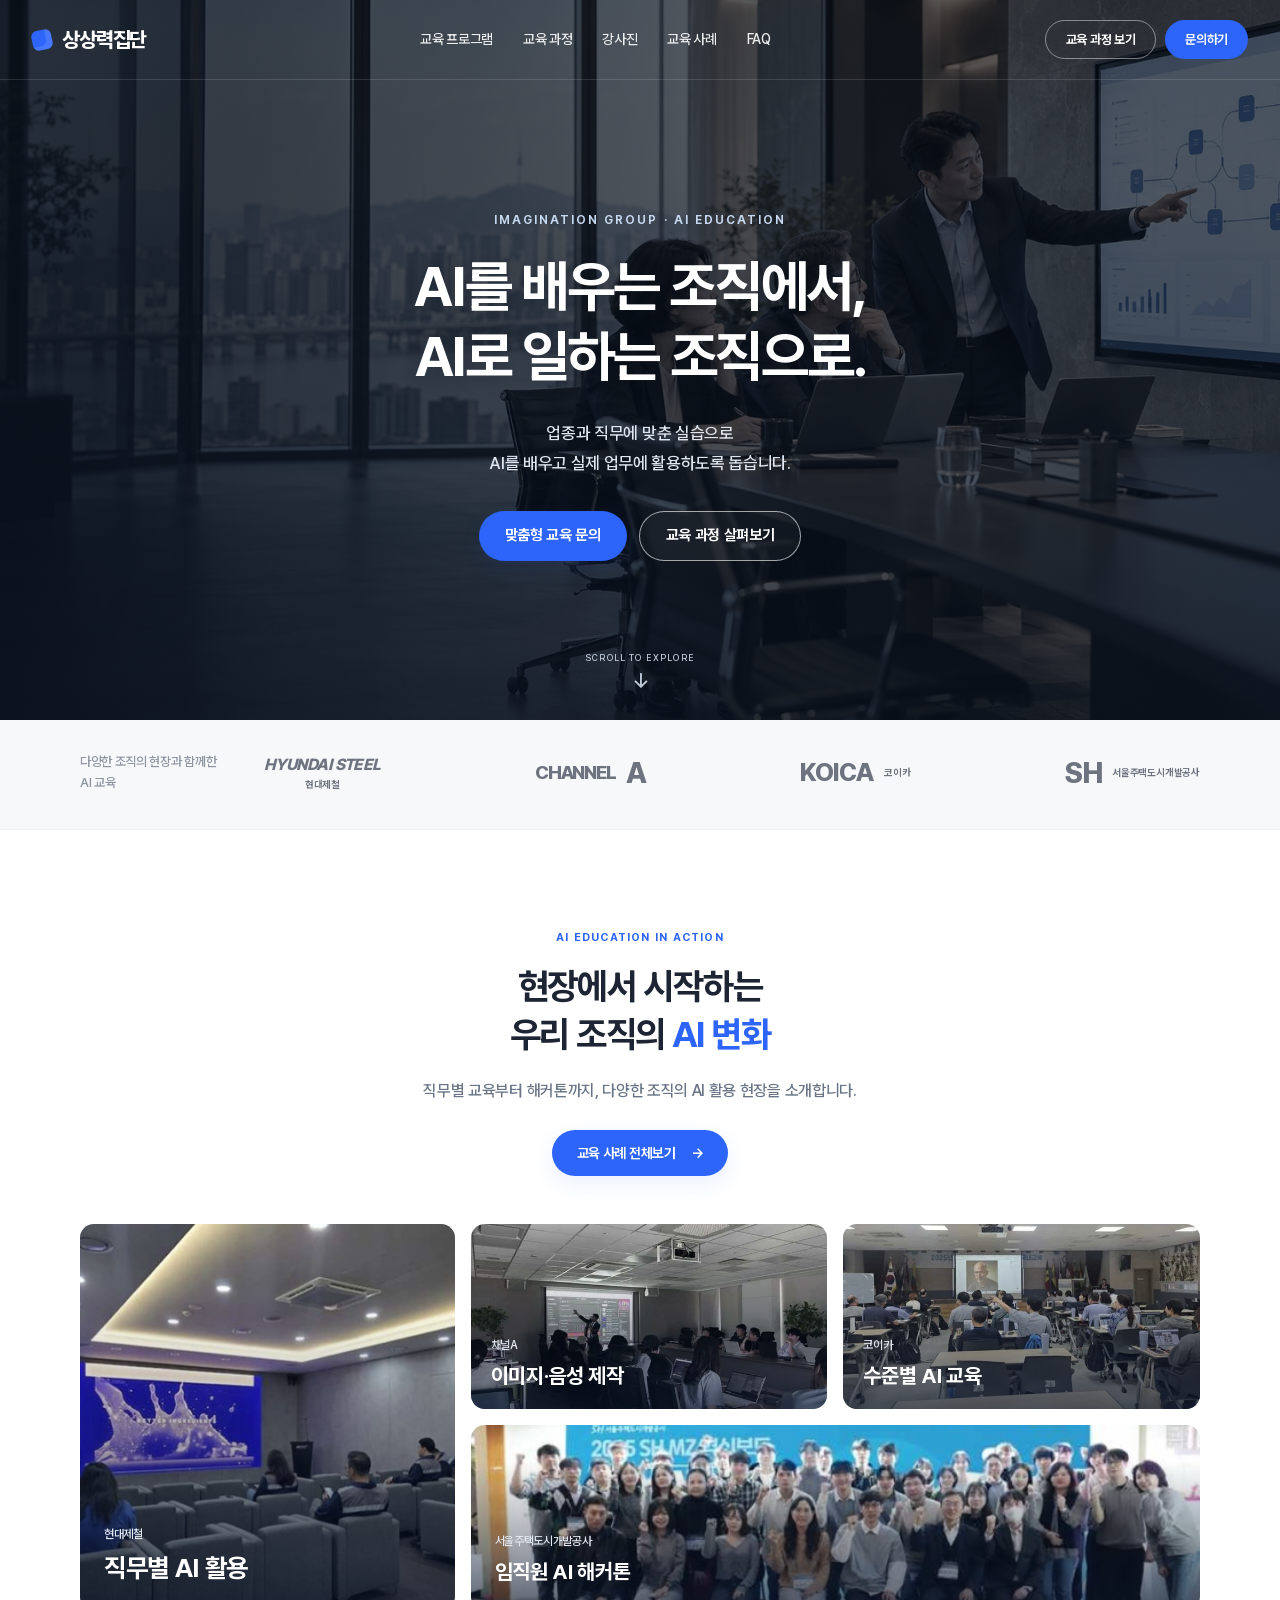
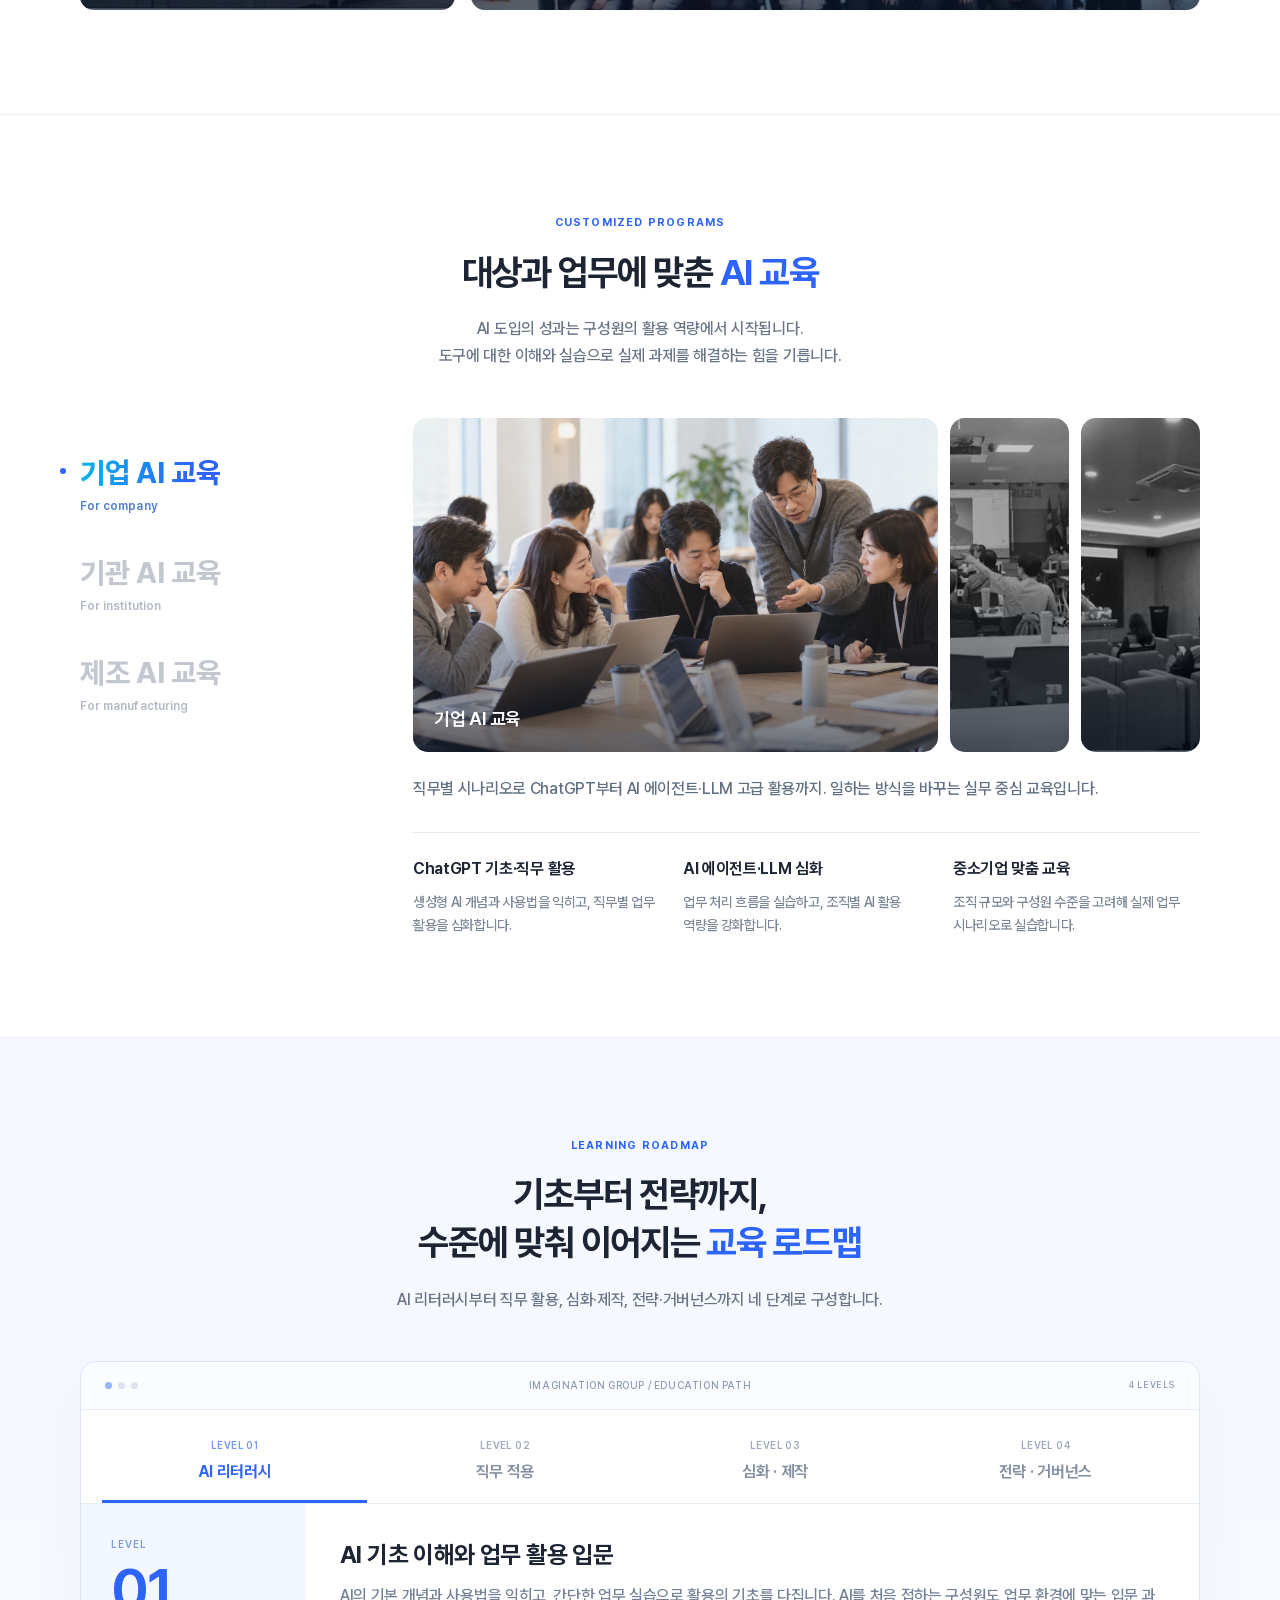
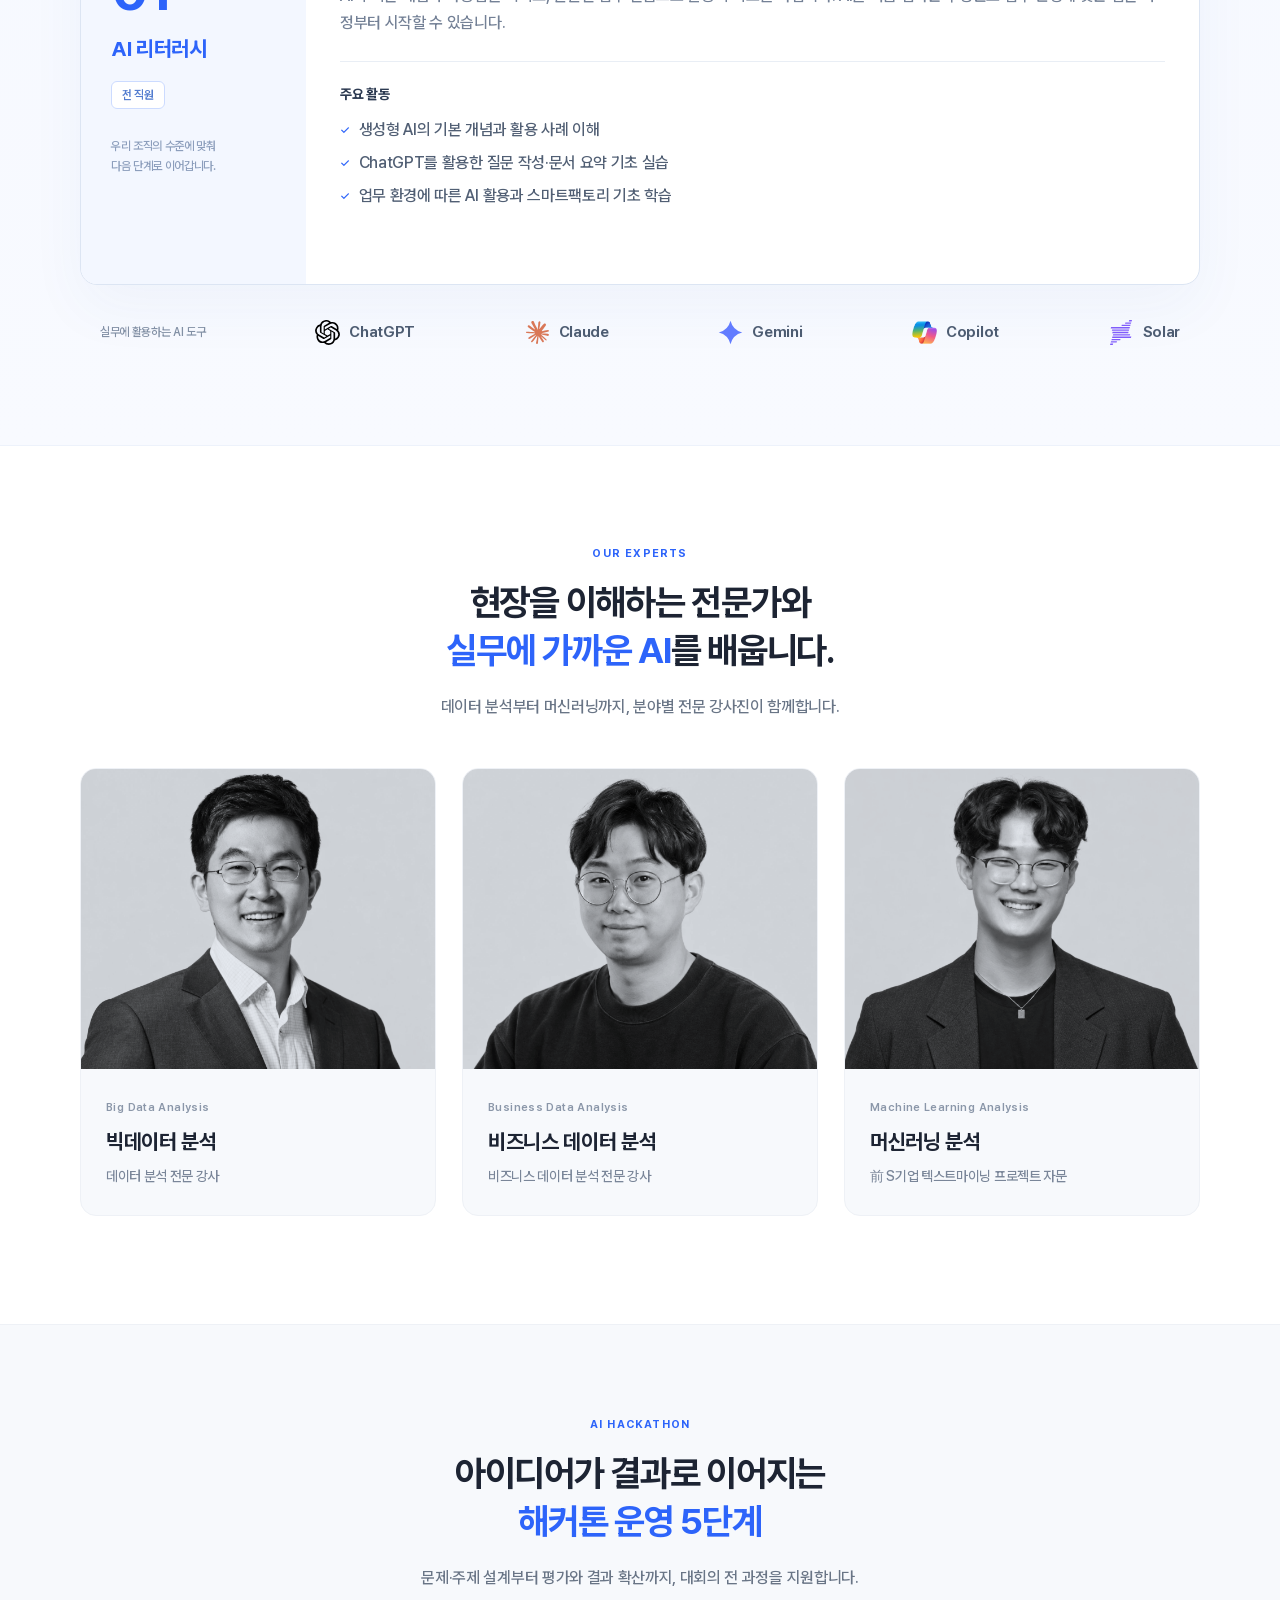
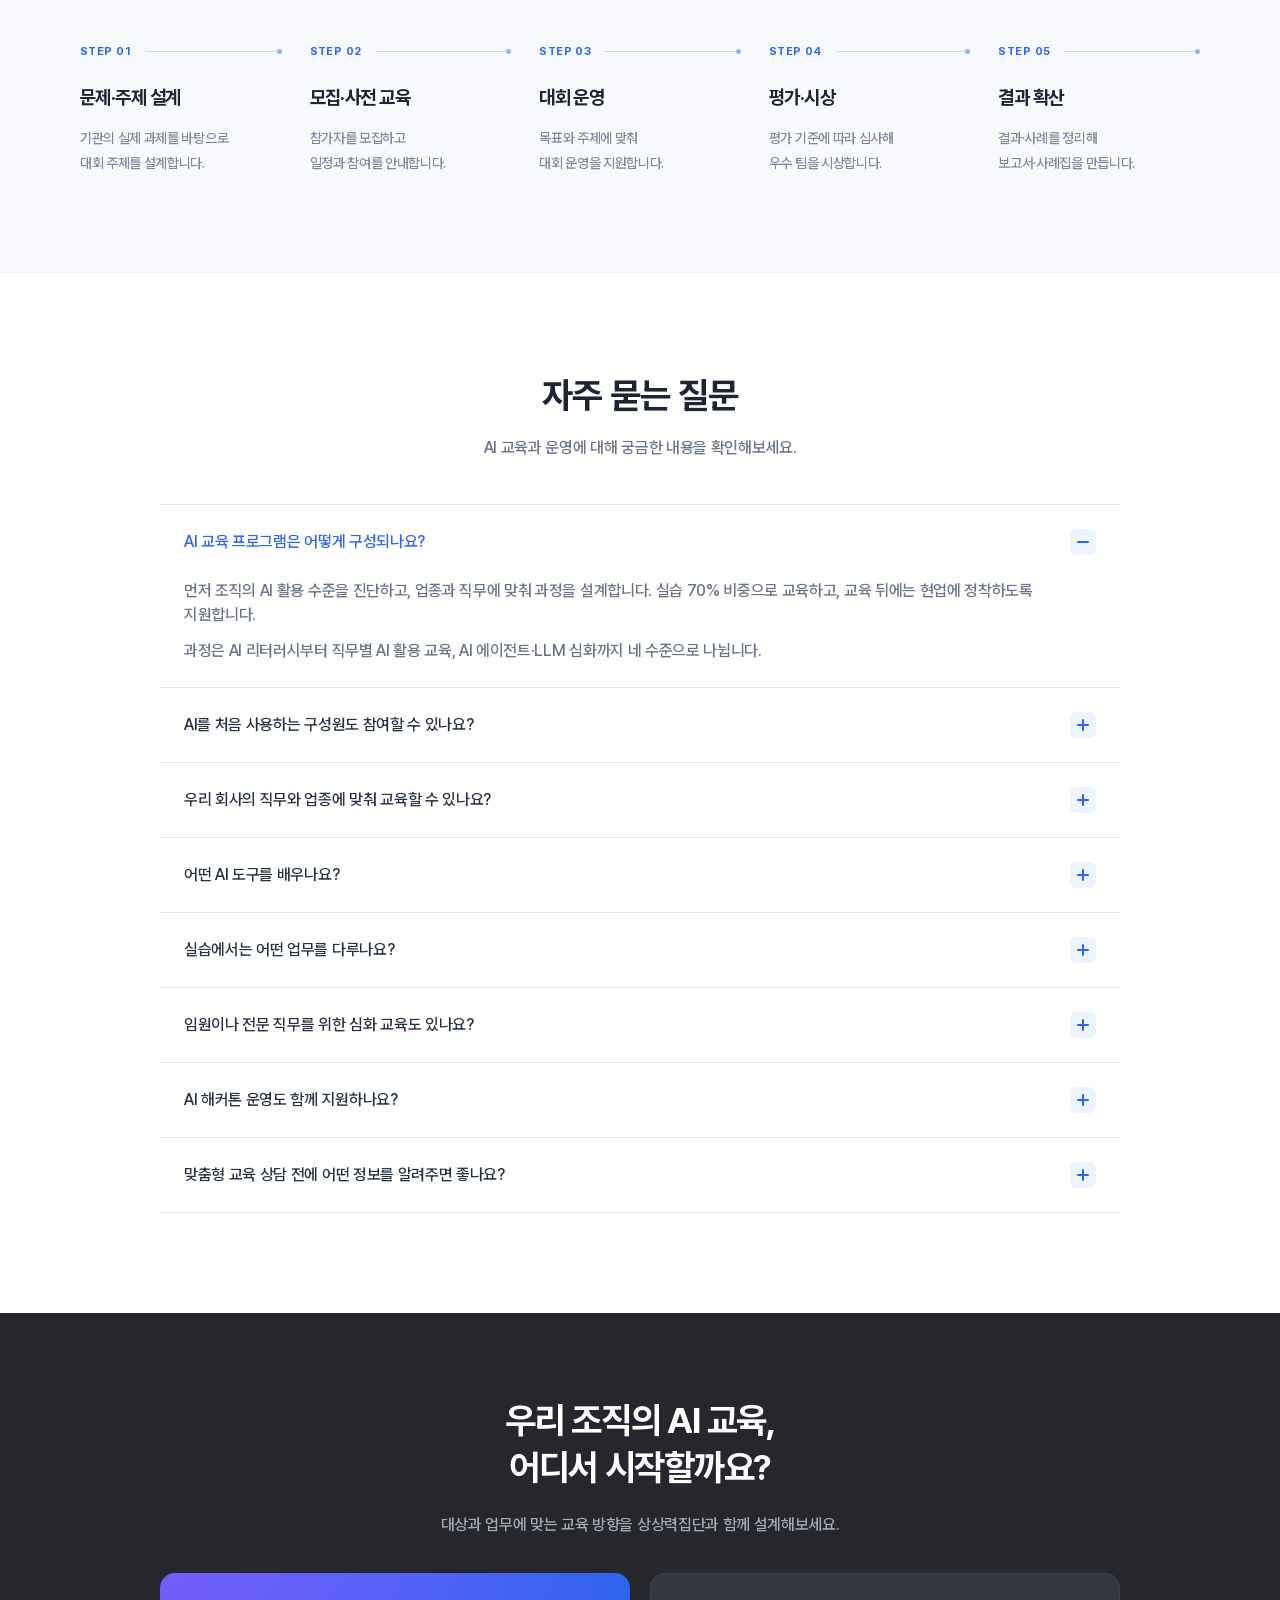
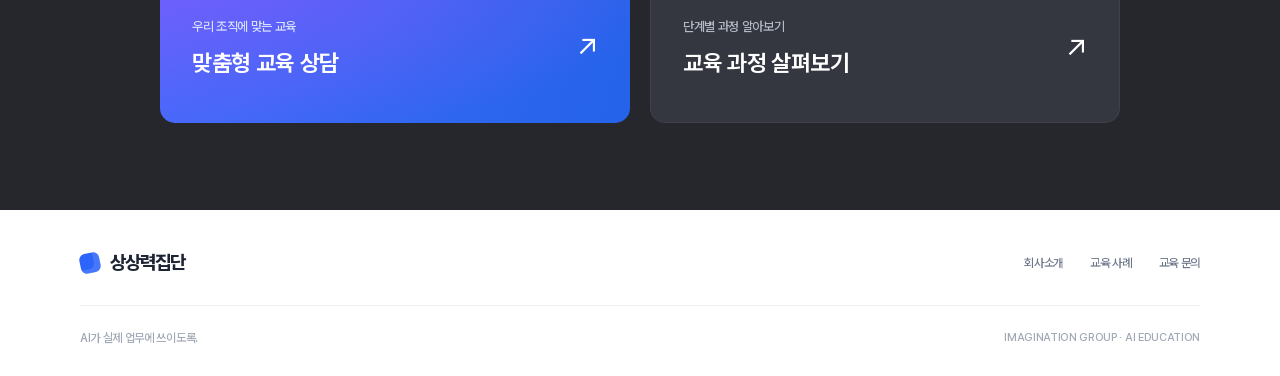
<file: versions/jocoding/index.html>
<!doctype html><html lang="ko"><head><meta charset="utf-8"><meta name="viewport" content="width=device-width,initial-scale=1"><title>상상력집단 | 실무 중심 AI 교육</title><link rel="icon" href="assets/favicon.png"><meta name="description" content="AI 리터러시부터 직무별 활용, AI 에이전트·LLM 심화까지. 기업·공공기관에 맞춘 실무 중심 AI 교육을 상상력집단과 함께 설계하세요."><link rel="canonical" href="https://jaycho97.github.io/sangsang-ai-education/versions/jocoding/"><meta property="og:type" content="website"><meta property="og:title" content="상상력집단 | 실무 중심 AI 교육"><meta property="og:description" content="업종과 직무에 맞춘 실무 중심 AI 교육. 우리 조직의 AI 활용 역량을 키워보세요."><meta property="og:url" content="https://jaycho97.github.io/sangsang-ai-education/versions/jocoding/"><meta property="og:image" content="https://jaycho97.github.io/sangsang-ai-education/versions/jocoding/assets/hero-ax-workspace.1ff74a88c63d.webp"><meta name="twitter:card" content="summary_large_image"><link rel="stylesheet" href="style.0ea1742f0a63.css"><link rel="stylesheet" href="faq.a834de5cd5f7.css"><script src="site.11150239dd26.js" defer></script></head><body>
<header class="site-header"><div class="nav-shell"><a class="brand" href="#hero"><span class="brand-dot" aria-hidden="true"></span>상상력집단</a><nav aria-label="주 메뉴"><a href="#programs">교육 프로그램</a><a href="#curriculum">교육 과정</a><a href="#instructors">강사진</a><a href="#cases">교육 사례</a><a href="#faq">FAQ</a></nav><div class="nav-actions"><a class="nav-outline" href="#curriculum">교육 과정 보기</a><a class="nav-primary" href="#contact">문의하기</a></div></div></header>
<main><section class="hero" id="hero"><img class="hero-photo" src="assets/hero-ax-workspace.1ff74a88c63d.webp" alt="AI 업무 흐름과 데이터를 함께 검토하는 기업 전문가들"><div class="hero-overlay"></div><div class="hero-content"><p class="hero-eyebrow">IMAGINATION GROUP · AI EDUCATION</p><h1>AI를 배우는 조직에서,<br>AI로 일하는 조직으로.</h1><p class="hero-description">업종과 직무에 맞춘 실습으로<br>AI를 배우고 실제 업무에 활용하도록 돕습니다.</p><div class="hero-actions"><a class="button primary" href="#contact">맞춤형 교육 문의</a><a class="button outline" href="#curriculum">교육 과정 살펴보기</a></div></div><a class="hero-scroll" href="#cases" aria-label="다음 내용으로 이동"><span>SCROLL TO EXPLORE</span><i>↓</i></a></section>
<section class="client-strip"><div class="container"><p>다양한 조직의 현장과 함께한 AI 교육</p><div class="client-names"><span class="client-hyundai">HYUNDAI STEEL<small>현대제철</small></span><span class="client-channel">CHANNEL <b>A</b></span><span class="client-koica">KOICA<small>코이카</small></span><span class="client-sh">SH<small>서울주택도시개발공사</small></span></div></div></section>
<section class="section cases" id="cases"><div class="container"><header class="section-heading"><span class="eyebrow">AI EDUCATION IN ACTION</span><h2>현장에서 시작하는<br>우리 조직의 <em>AI 변화</em></h2><p>직무별 교육부터 해커톤까지, 다양한 조직의 AI 활용 현장을 소개합니다.</p><a class="button primary" href="https://imaginationgroup.co.kr/ai-education/cases">교육 사례 전체보기 <span>→</span></a></header><div class="case-mosaic"><article class="case-tile case-1"><img src="assets/case-1.webp" alt="현대제철 직무별 AI 활용 교육 현장"><div class="case-caption"><span>현대제철</span><h3>직무별 AI 활용</h3></div></article><article class="case-tile case-2"><img src="assets/case-2.webp" alt="채널A 이미지·음성 제작 교육 현장"><div class="case-caption"><span>채널A</span><h3>이미지·음성 제작</h3></div></article><article class="case-tile case-3"><img src="assets/case-3.webp" alt="코이카 수준별 AI 교육 교육 현장"><div class="case-caption"><span>코이카</span><h3>수준별 AI 교육</h3></div></article><article class="case-tile case-4"><img src="assets/case-4.webp" alt="서울주택도시개발공사 임직원 AI 해커톤 교육 현장"><div class="case-caption"><span>서울주택도시개발공사</span><h3>임직원 AI 해커톤</h3></div></article></div></div></section>
<section class="section programs" id="programs"><div class="container"><header class="section-heading"><span class="eyebrow">CUSTOMIZED PROGRAMS</span><h2>대상과 업무에 맞춘 <em>AI 교육</em></h2><p>AI 도입의 성과는 구성원의 활용 역량에서 시작됩니다.<br>도구에 대한 이해와 실습으로 실제 과제를 해결하는 힘을 기릅니다.</p></header><div class="audience-layout"><div class="audience-tabs" role="tablist" aria-label="교육 대상 선택"><button id="audience-tab-company" class="audience-tab active" role="tab" aria-selected="true" aria-controls="audience-company" tabindex="0" data-audience="company"><span>기업 AI 교육</span><small>For company</small></button><button id="audience-tab-institution" class="audience-tab " role="tab" aria-selected="false" aria-controls="audience-institution" tabindex="-1" data-audience="institution"><span>기관 AI 교육</span><small>For institution</small></button><button id="audience-tab-manufacturing" class="audience-tab " role="tab" aria-selected="false" aria-controls="audience-manufacturing" tabindex="-1" data-audience="manufacturing"><span>제조 AI 교육</span><small>For manufacturing</small></button></div><div class="audience-gallery"><button class="audience-photo active" data-audience="company" aria-label="기업 AI 교육 보기" aria-pressed="true"><img src="assets/ai-workshop.c64a867b867e.webp" alt="기업 AI 교육 관련 교육 장면"><span>기업 AI 교육</span></button><button class="audience-photo " data-audience="institution" aria-label="기관 AI 교육 보기" aria-pressed="false"><img src="assets/case-3.webp" alt="기관 AI 교육 관련 교육 장면"><span>기관 AI 교육</span></button><button class="audience-photo " data-audience="manufacturing" aria-label="제조 AI 교육 보기" aria-pressed="false"><img src="assets/case-1.webp" alt="제조 AI 교육 관련 교육 장면"><span>제조 AI 교육</span></button></div></div><div class="audience-panels"><article id="audience-company" class="audience-panel" role="tabpanel" aria-labelledby="audience-tab-company" ><p class="audience-description">직무별 시나리오로 ChatGPT부터 AI 에이전트·LLM 고급 활용까지. 일하는 방식을 바꾸는 실무 중심 교육입니다.</p><div class="audience-groups"><div><h3>ChatGPT 기초·직무 활용</h3><p>생성형 AI 개념과 사용법을 익히고, 직무별 업무 활용을 심화합니다.</p></div><div><h3>AI 에이전트·LLM 심화</h3><p>업무 처리 흐름을 실습하고, 조직별 AI 활용 역량을 강화합니다.</p></div><div><h3>중소기업 맞춤 교육</h3><p>조직 규모와 구성원 수준을 고려해 실제 업무 시나리오로 실습합니다.</p></div></div></article><article id="audience-institution" class="audience-panel" role="tabpanel" aria-labelledby="audience-tab-institution" hidden><p class="audience-description">공공기관의 업무와 현장을 고려한 AI 교육. 공문서 자동화부터 공공데이터 분석까지 연결합니다.</p><div class="audience-groups"><div><h3>AI 리터러시·직무 활용</h3><p>공공기관 구성원의 수준과 업무에 맞춰 AI 활용의 기초를 익힙니다.</p></div><div><h3>공문서·공공데이터</h3><p>공문서 자동화와 공공데이터 분석을 실제 업무와 연결합니다.</p></div><div><h3>민원응대·전문가 코칭</h3><p>민원응대 AI 활용과 전문가 코칭으로 업무 적용을 돕습니다.</p></div></div></article><article id="audience-manufacturing" class="audience-panel" role="tabpanel" aria-labelledby="audience-tab-manufacturing" hidden><p class="audience-description">제조데이터를 이해하고 현장의 문제를 풀어갑니다. 스마트팩토리 기초부터 공정 최적화·피지컬 AI까지.</p><div class="audience-groups"><div><h3>스마트팩토리 기초</h3><p>제조 현장의 데이터와 AI 활용의 기초를 학습합니다.</p></div><div><h3>예지보전·비전검사</h3><p>고장 예측, 비전검사와 품질검출을 다룹니다.</p></div><div><h3>공정 최적화·피지컬 AI</h3><p>공정 최적화와 피지컬 AI로 제조 현장의 활용 범위를 넓힙니다.</p></div></div></article></div></div></section>
<section class="section roadmap" id="curriculum"><div class="container"><header class="section-heading"><span class="eyebrow">LEARNING ROADMAP</span><h2>기초부터 전략까지,<br>수준에 맞춰 이어지는 <em>교육 로드맵</em></h2><p>AI 리터러시부터 직무 활용, 심화·제작, 전략·거버넌스까지 네 단계로 구성합니다.</p></header><div class="roadmap-window"><div class="window-bar"><span class="window-dots"><i></i><i></i><i></i></span><span>IMAGINATION GROUP / EDUCATION PATH</span><small>4 LEVELS</small></div><div class="level-tabs" role="tablist" aria-label="교육 단계 선택"><button class="level-tab" role="tab" aria-controls="level-panel-1" id="level-tab-1" aria-selected="true" tabindex="0" data-level="1"><span>LEVEL 01</span>AI 리터러시</button><button class="level-tab" role="tab" aria-controls="level-panel-2" id="level-tab-2" aria-selected="false" tabindex="-1" data-level="2"><span>LEVEL 02</span>직무 적용</button><button class="level-tab" role="tab" aria-controls="level-panel-3" id="level-tab-3" aria-selected="false" tabindex="-1" data-level="3"><span>LEVEL 03</span>심화 · 제작</button><button class="level-tab" role="tab" aria-controls="level-panel-4" id="level-tab-4" aria-selected="false" tabindex="-1" data-level="4"><span>LEVEL 04</span>전략 · 거버넌스</button></div><div class="level-panels"><article class="level-panel" id="level-panel-1" role="tabpanel" aria-labelledby="level-tab-1" ><aside class="level-summary"><span class="level-eyebrow">LEVEL</span><strong>01</strong><h3>AI 리터러시</h3><span class="audience-pill">전 직원</span><p>우리 조직의 수준에 맞춰<br>다음 단계로 이어갑니다.</p></aside><div class="level-details"><h3>AI 기초 이해와 업무 활용 입문</h3><p>AI의 기본 개념과 사용법을 익히고, 간단한 업무 실습으로 활용의 기초를 다집니다. AI를 처음 접하는 구성원도 업무 환경에 맞는 입문 과정부터 시작할 수 있습니다.</p><div class="activity-list"><h4>주요 활동</h4><ul class=""><li><span class="activity-check" aria-hidden="true">✓</span>생성형 AI의 기본 개념과 활용 사례 이해</li><li><span class="activity-check" aria-hidden="true">✓</span>ChatGPT를 활용한 질문 작성·문서 요약 기초 실습</li><li><span class="activity-check" aria-hidden="true">✓</span>업무 환경에 따른 AI 활용과 스마트팩토리 기초 학습</li></ul></div></div></article><article class="level-panel" id="level-panel-2" role="tabpanel" aria-labelledby="level-tab-2" hidden><aside class="level-summary"><span class="level-eyebrow">LEVEL</span><strong>02</strong><h3>직무 적용</h3><span class="audience-pill">실무자</span><p>우리 조직의 수준에 맞춰<br>다음 단계로 이어갑니다.</p></aside><div class="level-details"><h3>직무별 업무에 AI 활용하기</h3><p>문서 작성부터 데이터 분석, 업무자동화까지. 직무와 업종에 맞는 실제 업무 시나리오로 실습합니다.</p><div class="activity-list"><h4>주요 과정</h4><ul class="two-columns"><li><span class="activity-check" aria-hidden="true">✓</span>챗GPT 마스터 교육</li><li><span class="activity-check" aria-hidden="true">✓</span>업무자동화 AI 활용</li><li><span class="activity-check" aria-hidden="true">✓</span>VBA(엑셀) AI 활용</li><li><span class="activity-check" aria-hidden="true">✓</span>PPT AI 활용 (캔바·감마)</li><li><span class="activity-check" aria-hidden="true">✓</span>챗GPT 엑셀 데이터 분석</li><li><span class="activity-check" aria-hidden="true">✓</span>경쟁사 정밀분석 AI</li><li><span class="activity-check" aria-hidden="true">✓</span>중간관리자 AI 리더십</li><li><span class="activity-check" aria-hidden="true">✓</span>공문서 AI 자동화</li><li><span class="activity-check" aria-hidden="true">✓</span>예지보전 (고장 예측)</li><li><span class="activity-check" aria-hidden="true">✓</span>비전검사·품질검출</li></ul></div></div></article><article class="level-panel" id="level-panel-3" role="tabpanel" aria-labelledby="level-tab-3" hidden><aside class="level-summary"><span class="level-eyebrow">LEVEL</span><strong>03</strong><h3>심화 · 제작</h3><span class="audience-pill">전문 직무</span><p>우리 조직의 수준에 맞춰<br>다음 단계로 이어갑니다.</p></aside><div class="level-details"><h3>AI 전문 활용과 제작 역량 심화</h3><p>AI 에이전트·LLM 고급 활용부터 전문 콘텐츠 제작까지. 전문 직무에 맞는 심화 과정을 선택합니다.</p><div class="activity-list"><h4>주요 과정</h4><ul class="two-columns"><li><span class="activity-check" aria-hidden="true">✓</span>LLM 활용 고급화</li><li><span class="activity-check" aria-hidden="true">✓</span>비용절감 AI 해결사</li><li><span class="activity-check" aria-hidden="true">✓</span>AI 크리에이티브 워크샵</li><li><span class="activity-check" aria-hidden="true">✓</span>생성형 이미지·영상 전문</li><li><span class="activity-check" aria-hidden="true">✓</span>공공데이터 분석 AI</li><li><span class="activity-check" aria-hidden="true">✓</span>맞춤형 VOD 제작</li><li><span class="activity-check" aria-hidden="true">✓</span>실시간 AI 전문가 코칭</li><li><span class="activity-check" aria-hidden="true">✓</span>민원응대 AI 전문</li><li><span class="activity-check" aria-hidden="true">✓</span>피지컬 AI</li><li><span class="activity-check" aria-hidden="true">✓</span>공정 최적화</li></ul></div></div></article><article class="level-panel" id="level-panel-4" role="tabpanel" aria-labelledby="level-tab-4" hidden><aside class="level-summary"><span class="level-eyebrow">LEVEL</span><strong>04</strong><h3>전략 · 거버넌스</h3><span class="audience-pill">임원 · 기획</span><p>우리 조직의 수준에 맞춰<br>다음 단계로 이어갑니다.</p></aside><div class="level-details"><h3>조직의 AI 전략과 거버넌스 설계</h3><p>경영진의 AI 전략부터 조직의 도입 방향까지. AX 전환을 다루는 임원·기획 과정을 운영합니다.</p><div class="activity-list"><h4>주요 과정</h4><ul class=""><li><span class="activity-check" aria-hidden="true">✓</span>경영진 AI 전략 워크샵</li><li><span class="activity-check" aria-hidden="true">✓</span>AI 윤리경영 가이드라인</li><li><span class="activity-check" aria-hidden="true">✓</span>AI 도입 전사과정 (40h)</li><li><span class="activity-check" aria-hidden="true">✓</span>인공지능기본법 교육</li></ul></div></div></article></div></div><div class="tool-line"><span>실무에 활용하는 AI 도구</span><div><img src="assets/tool-chatgpt.svg" alt="">ChatGPT</div><div><img src="assets/tool-claude-mark.svg" alt="">Claude</div><div><svg viewBox="0 0 32 32" aria-hidden="true"><path d="M16 1Q19 13 31 16Q19 19 16 31Q13 19 1 16Q13 13 16 1" fill="#627cff"/></svg>Gemini</div><div><img src="assets/tool-copilot.webp" alt="">Copilot</div><div><img src="assets/tool-upstage-mark.svg" alt="">Solar</div></div></div></section>
<section class="section instructors" id="instructors"><div class="container"><header class="section-heading"><span class="eyebrow">OUR EXPERTS</span><h2>현장을 이해하는 전문가와<br><em>실무에 가까운 AI</em>를 배웁니다.</h2><p>데이터 분석부터 머신러닝까지, 분야별 전문 강사진이 함께합니다.</p></header><div class="expert-grid"><article class="expert-card"><div class="expert-photo"><img src="assets/instructor-normalized-1.592c4a264cc8.webp" alt="빅데이터 분석 강사"></div><div class="expert-copy"><span>Big Data Analysis</span><h3>빅데이터 분석</h3><p>데이터 분석 전문 강사</p></div></article><article class="expert-card"><div class="expert-photo"><img src="assets/instructor-normalized-2.c03315a060b1.webp" alt="비즈니스 데이터 분석 강사"></div><div class="expert-copy"><span>Business Data Analysis</span><h3>비즈니스 데이터 분석</h3><p>비즈니스 데이터 분석 전문 강사</p></div></article><article class="expert-card"><div class="expert-photo"><img src="assets/instructor-normalized-3.58bb6dfb79a3.webp" alt="머신러닝 분석 강사"></div><div class="expert-copy"><span>Machine Learning Analysis</span><h3>머신러닝 분석</h3><p>前 S기업 텍스트마이닝 프로젝트 자문</p></div></article></div></div></section>
<section class="section hackathon" id="hackathon"><div class="container"><header class="section-heading"><span class="eyebrow">AI HACKATHON</span><h2>아이디어가 결과로 이어지는<br><em>해커톤 운영 5단계</em></h2><p>문제·주제 설계부터 평가와 결과 확산까지, 대회의 전 과정을 지원합니다.</p></header><ol class="process-list"><li><div class="step-top"><span>STEP 01</span><i></i></div><h3>문제·주제 설계</h3><p>기관의 실제 과제를 바탕으로<br>대회 주제를 설계합니다.</p></li><li><div class="step-top"><span>STEP 02</span><i></i></div><h3>모집·사전 교육</h3><p>참가자를 모집하고<br>일정과 참여를 안내합니다.</p></li><li><div class="step-top"><span>STEP 03</span><i></i></div><h3>대회 운영</h3><p>목표와 주제에 맞춰<br>대회 운영을 지원합니다.</p></li><li><div class="step-top"><span>STEP 04</span><i></i></div><h3>평가·시상</h3><p>평가 기준에 따라 심사해<br>우수 팀을 시상합니다.</p></li><li><div class="step-top"><span>STEP 05</span><i></i></div><h3>결과 확산</h3><p>결과·사례를 정리해<br>보고서·사례집을 만듭니다.</p></li></ol></div></section>
<section class="jo-faq" id="faq" aria-labelledby="jo-faq-title">
  <div class="jo-faq__inner">
    <header class="jo-faq__header">
      <h2 class="jo-faq__title" id="jo-faq-title">자주 묻는 질문</h2>
      <p class="jo-faq__subtitle">AI 교육과 운영에 대해 궁금한 내용을 확인해보세요.</p>
    </header>
    <div class="jo-faq__list">
      <details class="jo-faq__item" id="faq-1" name="education-faq" open>
        <summary class="jo-faq__question">
          <span>AI 교육 프로그램은 어떻게 구성되나요?</span>
          <span class="jo-faq__icon" aria-hidden="true"></span>
        </summary>
        <div class="jo-faq__answer">
          <p>먼저 조직의 AI 활용 수준을 진단하고, 업종과 직무에 맞춰 과정을 설계합니다. 실습 70% 비중으로 교육하고, 교육 뒤에는 현업에 정착하도록 지원합니다.</p>
          <p>과정은 AI 리터러시부터 직무별 AI 활용 교육, AI 에이전트·LLM 심화까지 네 수준으로 나뉩니다.</p>
        </div>
      </details>
      <details class="jo-faq__item" id="faq-2" name="education-faq">
        <summary class="jo-faq__question">
          <span>AI를 처음 사용하는 구성원도 참여할 수 있나요?</span>
          <span class="jo-faq__icon" aria-hidden="true"></span>
        </summary>
        <div class="jo-faq__answer">
          <p>네. AI 리터러시 과정은 AI를 처음 접하는 구성원을 위한 입문 과정입니다. 생성형 AI의 기본 개념과 사용법을 익히고, 질문 작성과 문서 요약 같은 기초 실습부터 시작합니다.</p>
          <p>구성원의 현재 수준과 업무 환경에 맞춰 시작할 과정을 선택할 수 있습니다.</p>
        </div>
      </details>
      <details class="jo-faq__item" id="faq-3" name="education-faq">
        <summary class="jo-faq__question">
          <span>우리 회사의 직무와 업종에 맞춰 교육할 수 있나요?</span>
          <span class="jo-faq__icon" aria-hidden="true"></span>
        </summary>
        <div class="jo-faq__answer">
          <p>네. 기업·공공기관·제조 현장의 업무 특성과 구성원 수준에 맞춰 교육 주제와 실습을 설계합니다.</p>
          <p>문서 작성, 공공데이터 분석, 제조데이터 활용 등 실제 업무 시나리오를 바탕으로 필요한 과정을 구성합니다.</p>
        </div>
      </details>
      <details class="jo-faq__item" id="faq-4" name="education-faq">
        <summary class="jo-faq__question">
          <span>어떤 AI 도구를 배우나요?</span>
          <span class="jo-faq__icon" aria-hidden="true"></span>
        </summary>
        <div class="jo-faq__answer">
          <p>ChatGPT, Claude, Gemini, Microsoft 365 Copilot, Solar 등 실무에 활용하는 AI 도구를 다룹니다.</p>
          <p>교육 목표와 직무에 맞춰 활용할 도구와 실습 내용을 구성합니다.</p>
        </div>
      </details>
      <details class="jo-faq__item" id="faq-5" name="education-faq">
        <summary class="jo-faq__question">
          <span>실습에서는 어떤 업무를 다루나요?</span>
          <span class="jo-faq__icon" aria-hidden="true"></span>
        </summary>
        <div class="jo-faq__answer">
          <p>문서 작성·요약, 엑셀 및 공공데이터 분석, 업무자동화 등 실제 업무와 연결되는 주제로 실습합니다.</p>
          <p>실습 70% 비중의 교육을 통해 도구의 기능을 익히는 데서 나아가 업무에 적용하는 방법을 배웁니다.</p>
        </div>
      </details>
      <details class="jo-faq__item" id="faq-6" name="education-faq">
        <summary class="jo-faq__question">
          <span>임원이나 전문 직무를 위한 심화 교육도 있나요?</span>
          <span class="jo-faq__icon" aria-hidden="true"></span>
        </summary>
        <div class="jo-faq__answer">
          <p>네. AI 에이전트·LLM 고급 활용, 전문 콘텐츠 제작 등 전문 직무를 위한 심화 과정을 운영합니다.</p>
          <p>임원·기획 담당자를 위한 AI 전략, 전사 도입 방향, AI 윤리와 거버넌스 과정도 구성할 수 있습니다.</p>
        </div>
      </details>
      <details class="jo-faq__item" id="faq-7" name="education-faq">
        <summary class="jo-faq__question">
          <span>AI 해커톤 운영도 함께 지원하나요?</span>
          <span class="jo-faq__icon" aria-hidden="true"></span>
        </summary>
        <div class="jo-faq__answer">
          <p>네. 문제·주제 설계부터 참가자 모집·사전 교육, 대회 운영, 평가·시상, 결과 확산까지 다섯 단계로 지원합니다.</p>
          <p>기관의 실제 과제를 바탕으로 주제를 설계하고, 결과와 우수 사례를 보고서·사례집으로 정리합니다.</p>
        </div>
      </details>
      <details class="jo-faq__item" id="faq-8" name="education-faq">
        <summary class="jo-faq__question">
          <span>맞춤형 교육 상담 전에 어떤 정보를 알려주면 좋나요?</span>
          <span class="jo-faq__icon" aria-hidden="true"></span>
        </summary>
        <div class="jo-faq__answer">
          <p>교육 대상과 직무, 구성원의 현재 AI 활용 수준, 교육으로 해결하고 싶은 업무나 희망 주제를 알려주시면 교육 방향을 구체화하는 데 도움이 됩니다.</p>
          <a class="jo-faq__contact" href="https://imaginationgroup.co.kr/contact/education">맞춤형 교육 상담하기 <span aria-hidden="true">→</span></a>
        </div>
      </details>
    </div>
  </div>
</section>

<section class="contact" id="contact"><div class="container"><header class="section-heading"><h2>우리 조직의 AI 교육,<br>어디서 시작할까요?</h2><p>대상과 업무에 맞는 교육 방향을 상상력집단과 함께 설계해보세요.</p></header><div class="contact-grid"><a class="contact-card contact-primary" href="https://imaginationgroup.co.kr/contact/education"><span>우리 조직에 맞는 교육</span><strong>맞춤형 교육 상담</strong><i>↗</i></a><a class="contact-card contact-secondary" href="#curriculum"><span>단계별 과정 알아보기</span><strong>교육 과정 살펴보기</strong><i>↗</i></a></div></div></section>
</main><footer><div class="container"><div class="footer-top"><a class="brand" href="#hero"><span class="brand-dot"></span>상상력집단</a><div class="footer-links"><a href="https://imaginationgroup.co.kr/about">회사소개</a><a href="https://imaginationgroup.co.kr/ai-education/cases">교육 사례</a><a href="https://imaginationgroup.co.kr/contact/education">교육 문의</a></div></div><div class="footer-bottom"><p>AI가 실제 업무에 쓰이도록.</p><span>IMAGINATION GROUP · AI EDUCATION</span></div></div></footer>
</body></html>
</file>
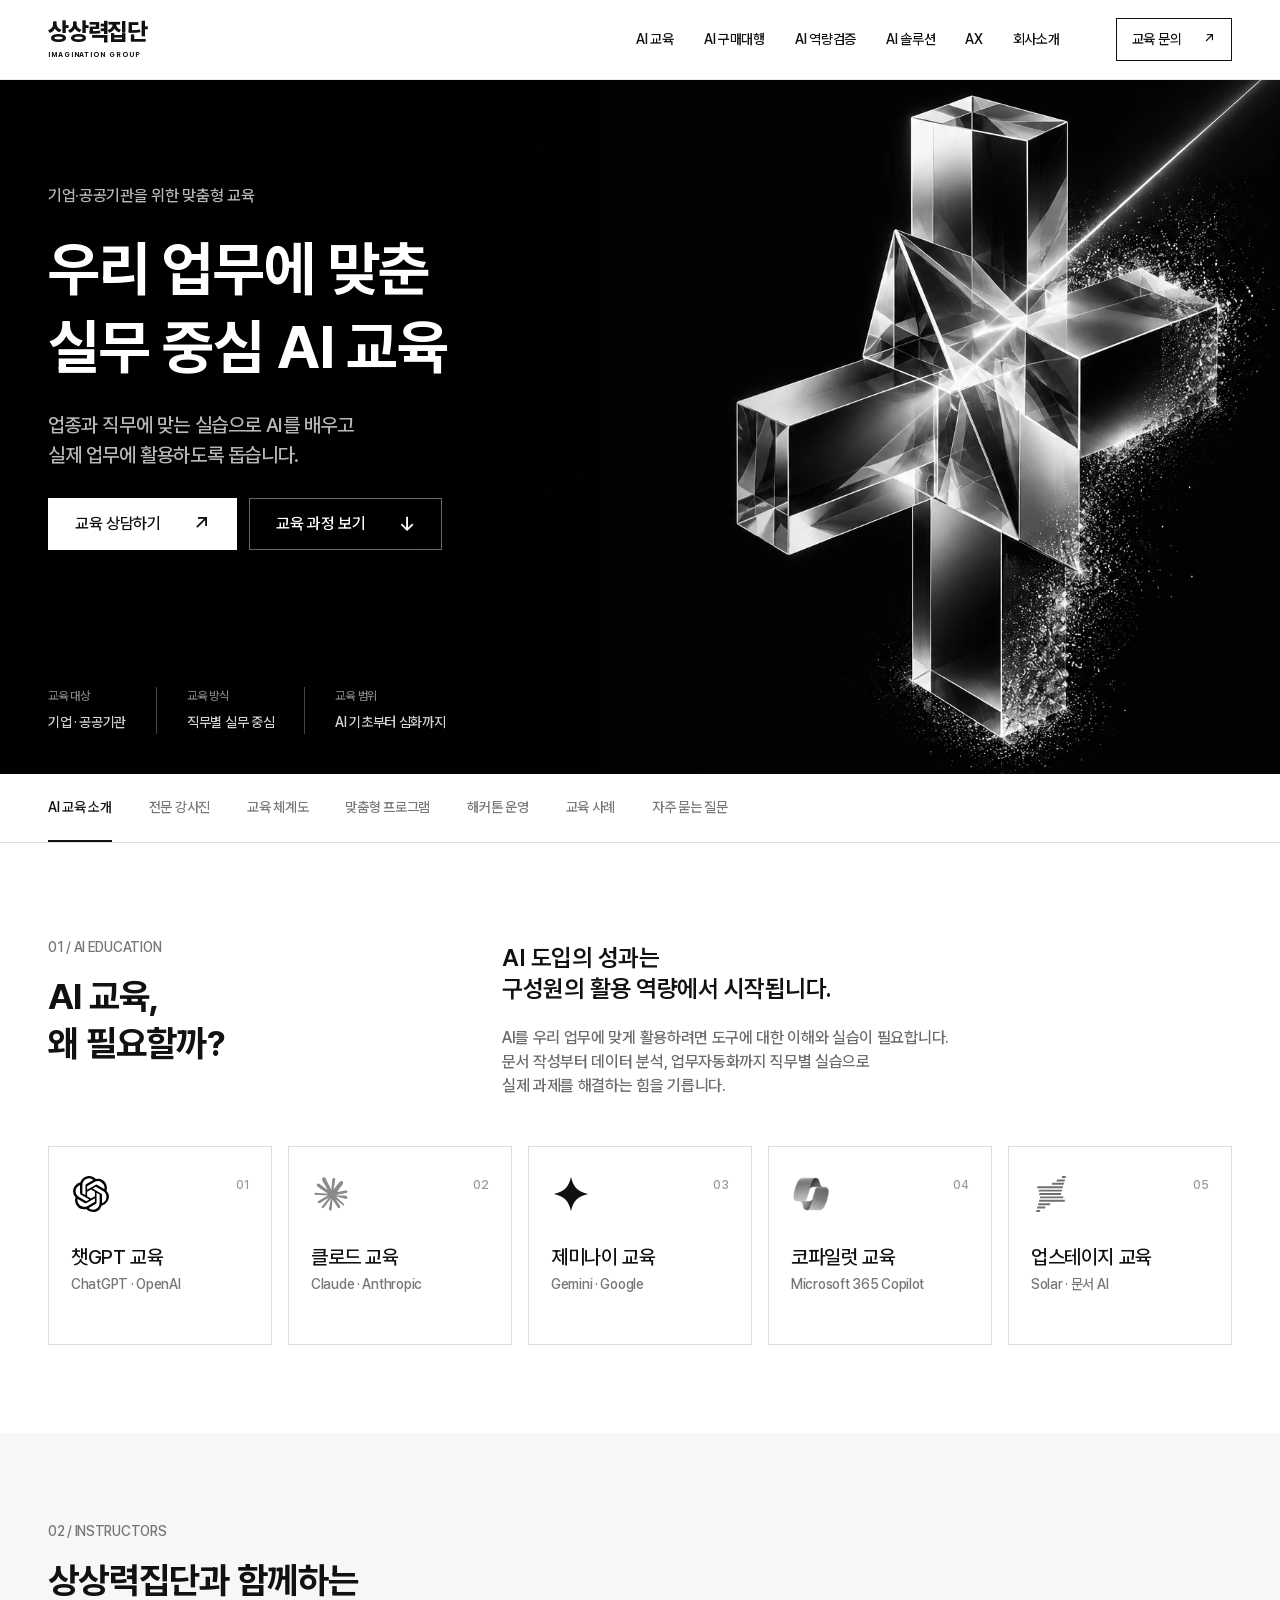
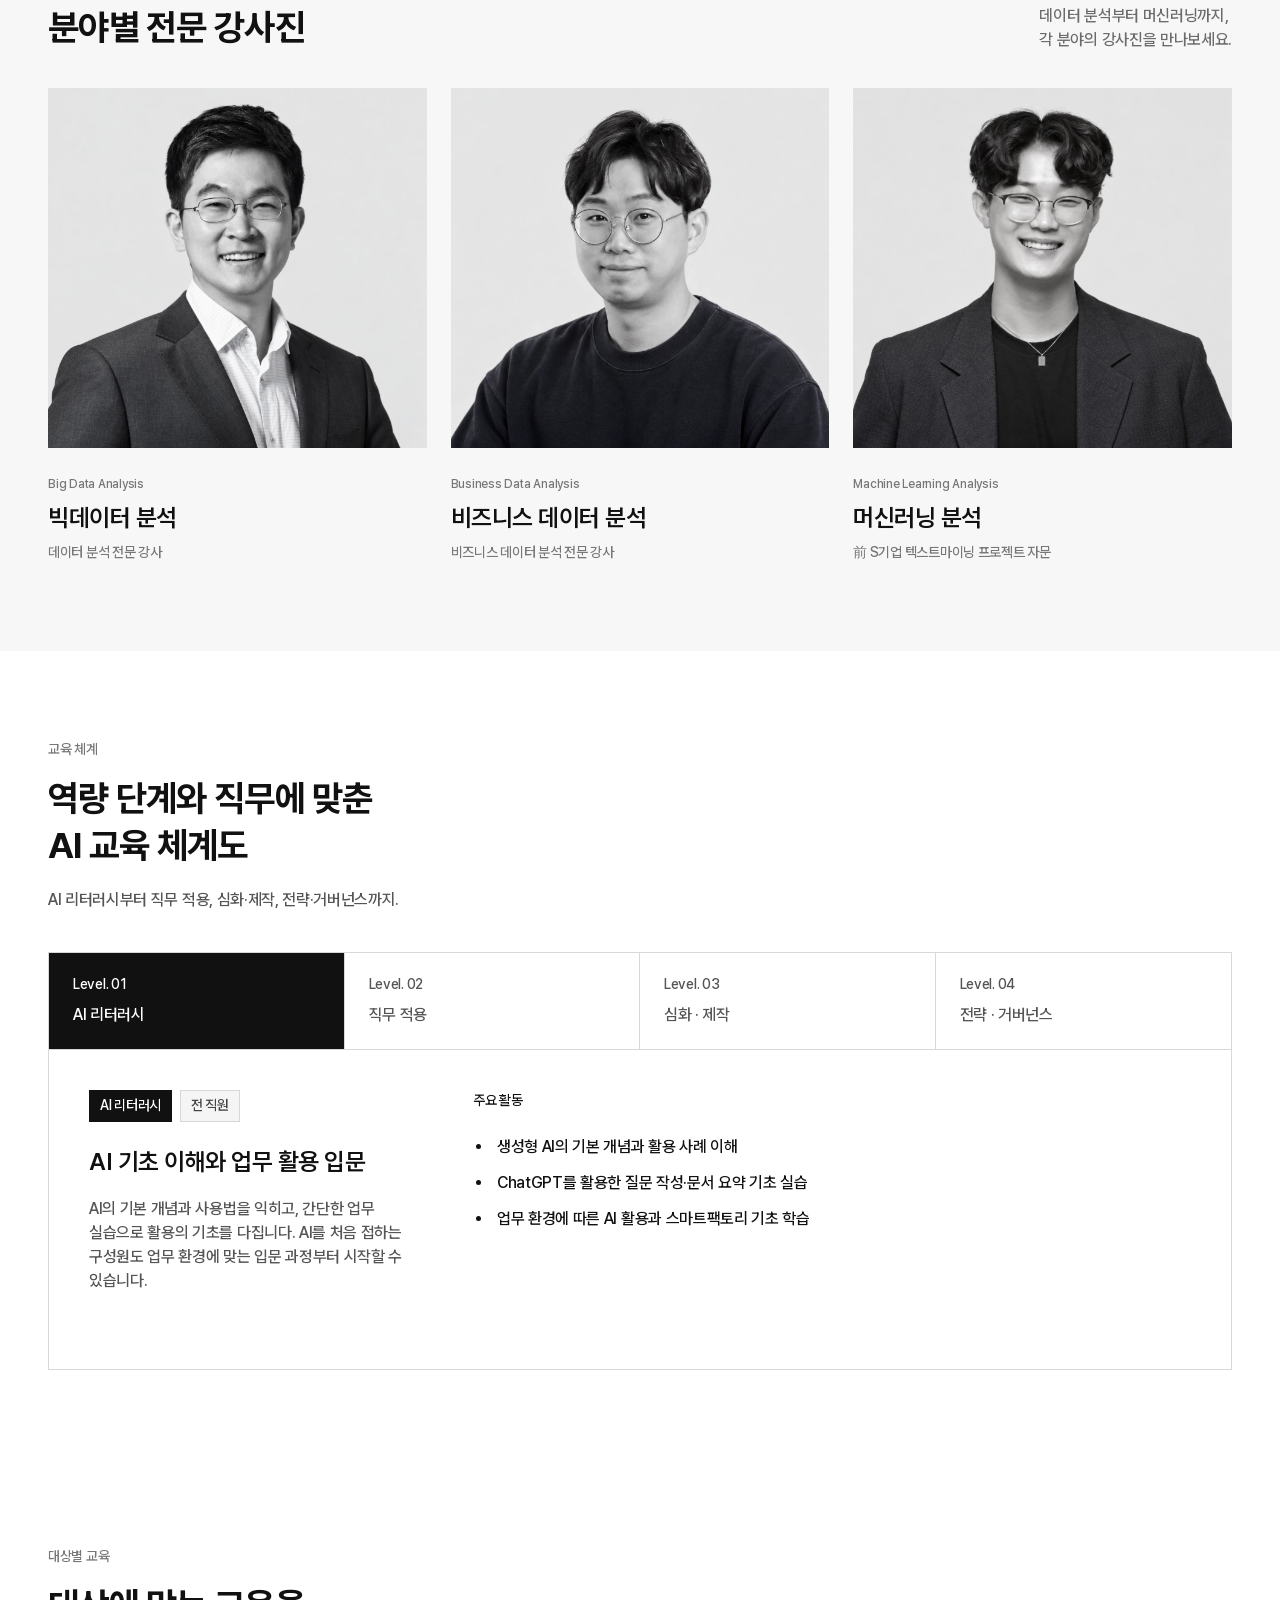
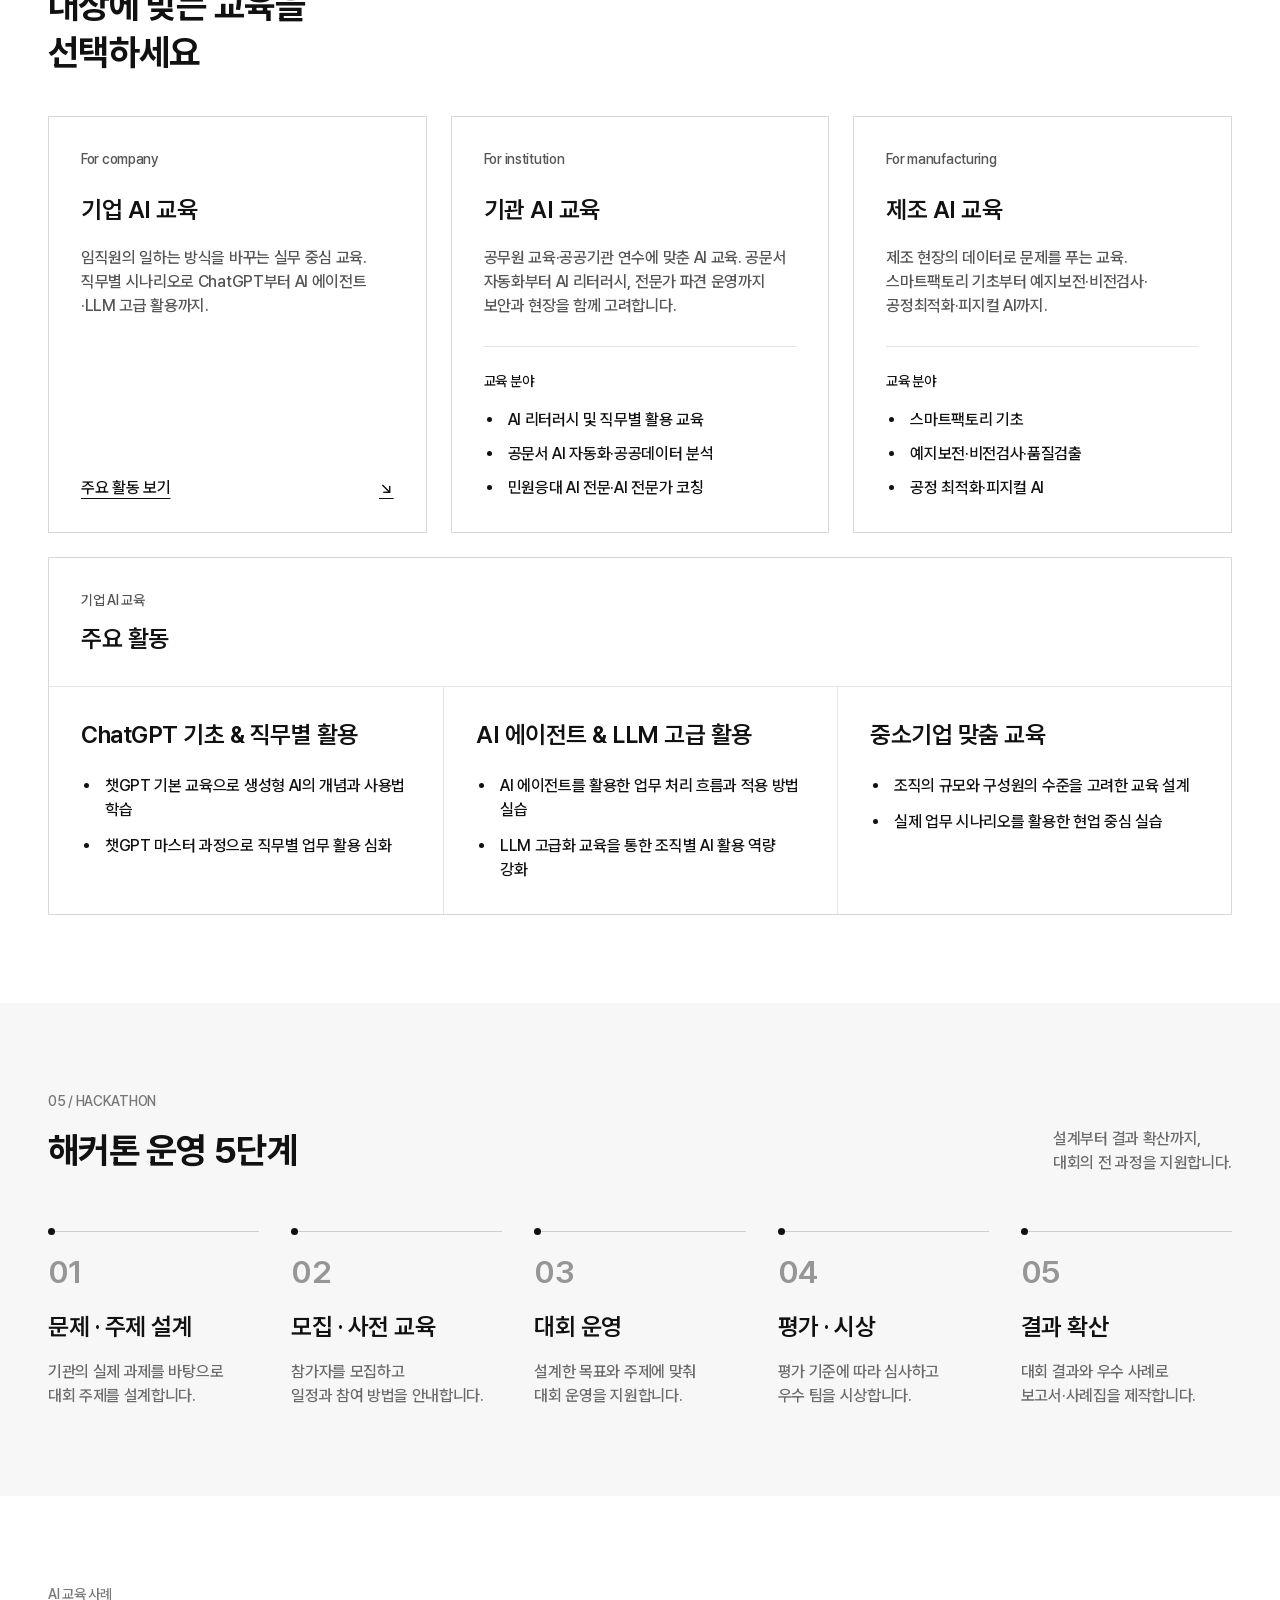
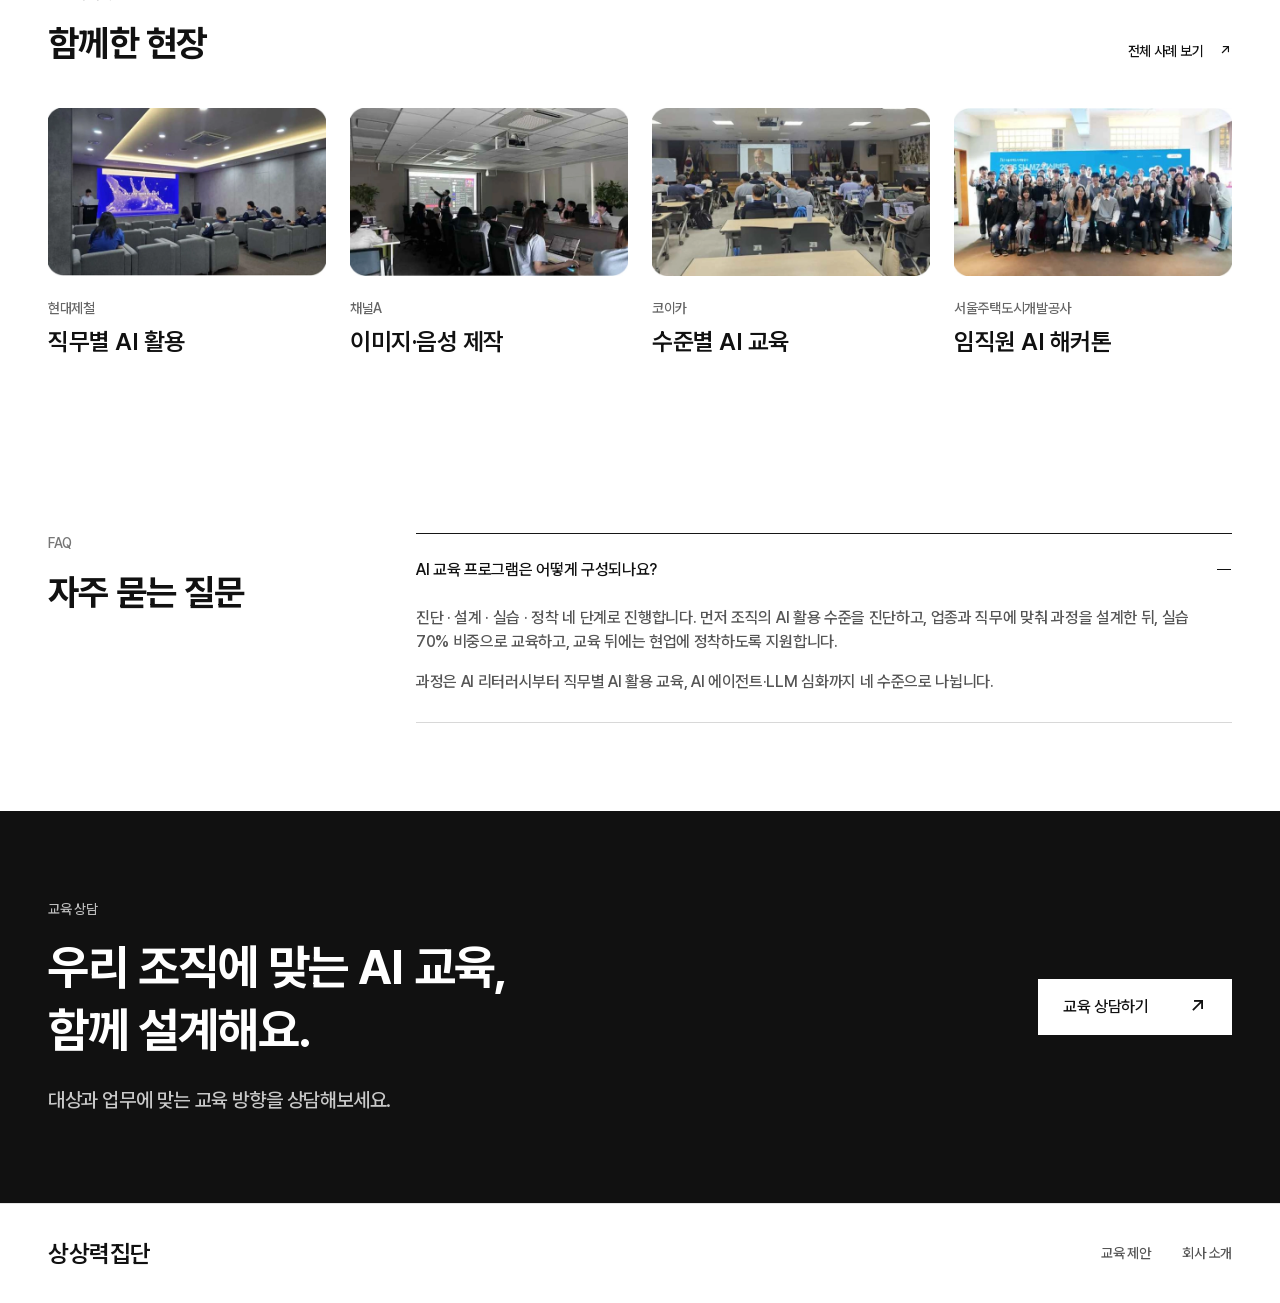
<file: versions/kant/index.html>
<!doctype html>
<html lang="ko"><head><meta charset="utf-8"><meta name="viewport" content="width=device-width, initial-scale=1"><title>상상력집단 | 기업·공공기관 맞춤형 AI 교육</title><meta name="description" content="AI 리터러시부터 직무별 활용, AI 에이전트·LLM 심화까지. 기업·공공기관에 맞춘 실무 중심 AI 교육을 상상력집단과 함께 설계하세요."><link rel="icon" href="assets/favicon.png"><link rel="canonical" href="https://jaycho97.github.io/sangsang-ai-education/versions/kant/"><script src="site.b2e5923c9065.js" defer></script><link rel="stylesheet" href="styles.db619e6be41d.css"></head><body>
<header class="site-header"><div class="container header-inner"><a class="wordmark" href="#hero" aria-label="상상력집단 홈">상상력집단<span>IMAGINATION GROUP</span></a><nav class="global-nav" aria-label="주 메뉴"><a href="#education">AI 교육</a><a href="https://imaginationgroup.co.kr/ai-procurement">AI 구매대행</a><a href="https://imaginationgroup.co.kr/ai-capability">AI 역량검증</a><a href="https://imaginationgroup.co.kr/ai-solution">AI 솔루션</a><a href="https://axsupport.co.kr/">AX</a><a href="https://imaginationgroup.co.kr/about">회사소개</a></nav><a class="header-cta" href="#contact">교육 문의 <span>↗</span></a></div></header>
<main>
<section class="hero" id="hero"><img class="hero-art" src="assets/hero-sculpture.78c5f5dd5f26.webp" alt="은빛 유리 프리즘을 통과하는 빛"><div class="container hero-inner"><div class="hero-copy"><p class="hero-label">기업·공공기관을 위한 맞춤형 교육</p><h1>우리 업무에 맞춘<br>실무 중심 AI 교육</h1><p class="hero-description">업종과 직무에 맞는 실습으로 AI를 배우고<br>실제 업무에 활용하도록 돕습니다.</p><div class="hero-actions"><a class="btn btn-light" href="#contact">교육 상담하기 <span>↗</span></a><a class="btn btn-outline" href="#curriculum">교육 과정 보기 <span>↓</span></a></div></div><div class="hero-facts"><div><span>교육 대상</span><strong>기업 · 공공기관</strong></div><div><span>교육 방식</span><strong>직무별 실무 중심</strong></div><div><span>교육 범위</span><strong>AI 기초부터 심화까지</strong></div></div></div></section>
<nav class="section-nav" aria-label="교육 안내"><div class="container"><a href="#education" class="active">AI 교육 소개</a><a href="#instructors">전문 강사진</a><a href="#curriculum">교육 체계도</a><a href="#programs">맞춤형 프로그램</a><a href="#hackathon">해커톤 운영</a><a href="#cases">교육 사례</a><a href="#faq">자주 묻는 질문</a></div></nav>
<section class="section intro-section" id="education"><div class="container"><div class="intro-top"><div><p class="section-kicker">01 / AI EDUCATION</p><h2 class="section-title">AI 교육,<br>왜 필요할까?</h2></div><div class="intro-copy"><h3>AI 도입의 성과는<br>구성원의 활용 역량에서 시작됩니다.</h3><p>AI를 우리 업무에 맞게 활용하려면 도구에 대한 이해와 실습이 필요합니다.<br>문서 작성부터 데이터 분석, 업무자동화까지 직무별 실습으로<br>실제 과제를 해결하는 힘을 기릅니다.</p></div></div><div class="tool-grid">
<article class="tool-card"><div class="tool-logo"><img src="assets/tool-chatgpt.svg" alt=""></div><h3>챗GPT 교육</h3><p>ChatGPT · OpenAI</p><span class="tool-index">01</span></article>
<article class="tool-card"><div class="tool-logo"><img src="assets/tool-claude-mark.svg" alt=""></div><h3>클로드 교육</h3><p>Claude · Anthropic</p><span class="tool-index">02</span></article>
<article class="tool-card"><div class="tool-logo"><svg viewBox="0 0 48 48" aria-hidden="true"><path d="M24 1C27 15 33 21 47 24C33 27 27 33 24 47C21 33 15 27 1 24C15 21 21 15 24 1Z" fill="currentColor"/></svg></div><h3>제미나이 교육</h3><p>Gemini · Google</p><span class="tool-index">03</span></article>
<article class="tool-card"><div class="tool-logo"><img src="assets/tool-copilot.webp" alt=""></div><h3>코파일럿 교육</h3><p>Microsoft 365 Copilot</p><span class="tool-index">04</span></article>
<article class="tool-card"><div class="tool-logo"><img src="assets/tool-upstage-mark.svg" alt=""></div><h3>업스테이지 교육</h3><p>Solar · 문서 AI</p><span class="tool-index">05</span></article>
</div></div></section>
<section class="section instructors-section" id="instructors"><div class="container"><div class="section-head"><div><p class="section-kicker">02 / INSTRUCTORS</p><h2 class="section-title">상상력집단과 함께하는<br>분야별 전문 강사진</h2></div><p class="section-lead">데이터 분석부터 머신러닝까지,<br>각 분야의 강사진을 만나보세요.</p></div><div class="instructor-grid">
<article class="instructor-card"><div class="instructor-photo"><img src="assets/instructor-normalized-1.592c4a264cc8.webp" width="1024" height="1024" alt="빅데이터 분석 강사"></div><div class="instructor-meta"><span>Big Data Analysis</span><h3>빅데이터 분석</h3><p>데이터 분석 전문 강사</p></div></article>
<article class="instructor-card"><div class="instructor-photo"><img src="assets/instructor-normalized-2.c03315a060b1.webp" width="1024" height="1024" alt="비즈니스 데이터 분석 강사"></div><div class="instructor-meta"><span>Business Data Analysis</span><h3>비즈니스 데이터 분석</h3><p>비즈니스 데이터 분석 전문 강사</p></div></article>
<article class="instructor-card"><div class="instructor-photo"><img src="assets/instructor-normalized-3.58bb6dfb79a3.webp" width="1024" height="1024" alt="머신러닝 분석 강사"></div><div class="instructor-meta"><span>Machine Learning Analysis</span><h3>머신러닝 분석</h3><p>前 S기업 텍스트마이닝 프로젝트 자문</p></div></article>
</div></div></section>

<section class="section learning-section" id="curriculum" aria-labelledby="curriculum-title">
  <div class="container">
    <header class="section-head">
      <p class="section-kicker">교육 체계</p>
      <h2 class="section-title" id="curriculum-title">역량 단계와 직무에 맞춘<br>AI 교육 체계도</h2>
      <p class="section-lead">AI 리터러시부터 직무 적용, 심화·제작, 전략·거버넌스까지.</p>
    </header>

    <div class="learning-tabs" role="tablist" aria-label="AI 교육 역량 단계">
      <button class="learning-tab" id="level-tab-1" type="button" role="tab" aria-selected="true" aria-controls="level-panel-1" tabindex="0">
        <span class="learning-tab-number">Level. 01</span>
        <span class="learning-tab-name">AI 리터러시</span>
      </button>
      <button class="learning-tab" id="level-tab-2" type="button" role="tab" aria-selected="false" aria-controls="level-panel-2" tabindex="-1">
        <span class="learning-tab-number">Level. 02</span>
        <span class="learning-tab-name">직무 적용</span>
      </button>
      <button class="learning-tab" id="level-tab-3" type="button" role="tab" aria-selected="false" aria-controls="level-panel-3" tabindex="-1">
        <span class="learning-tab-number">Level. 03</span>
        <span class="learning-tab-name">심화 · 제작</span>
      </button>
      <button class="learning-tab" id="level-tab-4" type="button" role="tab" aria-selected="false" aria-controls="level-panel-4" tabindex="-1">
        <span class="learning-tab-number">Level. 04</span>
        <span class="learning-tab-name">전략 · 거버넌스</span>
      </button>
    </div>

    <div class="learning-panels">
      <article class="learning-panel" id="level-panel-1" role="tabpanel" aria-labelledby="level-tab-1" tabindex="0">
        <div class="panel-copy">
          <div class="learning-tags">
            <span class="learning-tag">AI 리터러시</span>
            <span class="learning-tag learning-tag-secondary">전 직원</span>
          </div>
          <h3>AI 기초 이해와 업무 활용 입문</h3>
          <p>AI의 기본 개념과 사용법을 익히고, 간단한 업무 실습으로 활용의 기초를 다집니다. AI를 처음 접하는 구성원도 업무 환경에 맞는 입문 과정부터 시작할 수 있습니다.</p>
        </div>
        <div class="panel-activities">
          <h4>주요 활동</h4>
          <ul class="learning-list">
            <li>생성형 AI의 기본 개념과 활용 사례 이해</li>
            <li>ChatGPT를 활용한 질문 작성·문서 요약 기초 실습</li>
            <li>업무 환경에 따른 AI 활용과 스마트팩토리 기초 학습</li>
          </ul>
        </div>
      </article>

      <article class="learning-panel" id="level-panel-2" role="tabpanel" aria-labelledby="level-tab-2" tabindex="0" hidden>
        <div class="panel-copy">
          <div class="learning-tags">
            <span class="learning-tag">직무 적용</span>
            <span class="learning-tag learning-tag-secondary">실무자</span>
          </div>
          <h3>직무별 업무에 AI 활용하기</h3>
          <p>문서 작성부터 데이터 분석, 업무자동화까지. 직무와 업종에 맞는 실제 업무 시나리오로 실습합니다.</p>
        </div>
        <div class="panel-activities">
          <h4>주요 과정</h4>
          <ul class="learning-list learning-list-columns">
            <li>챗GPT 마스터 교육</li>
            <li>업무자동화 AI 활용</li>
            <li>VBA(엑셀) AI 활용</li>
            <li>PPT AI 활용 (캔바·감마)</li>
            <li>챗GPT 엑셀 데이터 분석</li>
            <li>경쟁사 정밀분석 AI</li>
            <li>중간관리자 AI 리더십</li>
            <li>공문서 AI 자동화</li>
            <li>예지보전 (고장 예측)</li>
            <li>비전검사·품질검출</li>
          </ul>
        </div>
      </article>

      <article class="learning-panel" id="level-panel-3" role="tabpanel" aria-labelledby="level-tab-3" tabindex="0" hidden>
        <div class="panel-copy">
          <div class="learning-tags">
            <span class="learning-tag">심화 · 제작</span>
            <span class="learning-tag learning-tag-secondary">전문 직무</span>
          </div>
          <h3>AI 전문 활용과 제작 역량 심화</h3>
          <p>AI 에이전트·LLM 고급 활용부터 전문 콘텐츠 제작까지. 전문 직무에 맞는 심화 과정을 선택합니다.</p>
        </div>
        <div class="panel-activities">
          <h4>주요 과정</h4>
          <ul class="learning-list learning-list-columns">
            <li>LLM 활용 고급화</li>
            <li>비용절감 AI 해결사</li>
            <li>AI 크리에이티브 워크샵</li>
            <li>생성형 이미지·영상 전문</li>
            <li>공공데이터 분석 AI</li>
            <li>맞춤형 VOD 제작</li>
            <li>실시간 AI 전문가 코칭</li>
            <li>민원응대 AI 전문</li>
            <li>피지컬 AI</li>
            <li>공정 최적화</li>
          </ul>
        </div>
      </article>

      <article class="learning-panel" id="level-panel-4" role="tabpanel" aria-labelledby="level-tab-4" tabindex="0" hidden>
        <div class="panel-copy">
          <div class="learning-tags">
            <span class="learning-tag">전략 · 거버넌스</span>
            <span class="learning-tag learning-tag-secondary">임원 · 기획</span>
          </div>
          <h3>조직의 AI 전략과 거버넌스 설계</h3>
          <p>경영진의 AI 전략부터 조직의 도입 방향까지. AX 전환을 다루는 임원·기획 과정을 운영합니다.</p>
        </div>
        <div class="panel-activities">
          <h4>주요 과정</h4>
          <ul class="learning-list learning-list-columns">
            <li>경영진 AI 전략 워크샵</li>
            <li>AI 윤리경영 가이드라인</li>
            <li>AI 도입 전사과정 (40h)</li>
            <li>인공지능기본법 교육</li>
          </ul>
        </div>
      </article>
    </div>
  </div>
</section>

<section class="section programs-section" id="programs" aria-labelledby="programs-title">
  <div class="container">
    <header class="section-head">
      <p class="section-kicker">대상별 교육</p>
      <h2 class="section-title" id="programs-title">대상에 맞는 교육을<br>선택하세요</h2>
    </header>

    <div class="program-grid">
      <article class="program-card" aria-labelledby="company-program-title">
        <p class="program-label">For company</p>
        <h3 id="company-program-title">기업 AI 교육</h3>
        <p class="program-description">임직원의 일하는 방식을 바꾸는 실무 중심 교육. 직무별 시나리오로 ChatGPT부터 AI 에이전트·LLM 고급 활용까지.</p>
        <a class="program-link" href="#company-program-details">주요 활동 보기 <span aria-hidden="true">↘</span></a>
      </article>
      <article class="program-card" aria-labelledby="institution-program-title">
        <p class="program-label">For institution</p>
        <h3 id="institution-program-title">기관 AI 교육</h3>
        <p class="program-description">공무원 교육·공공기관 연수에 맞춘 AI 교육. 공문서 자동화부터 AI 리터러시, 전문가 파견 운영까지 보안과 현장을 함께 고려합니다.</p>
        <div class="program-courses">
          <h4>교육 분야</h4>
          <ul>
            <li>AI 리터러시 및 직무별 활용 교육</li>
            <li>공문서 AI 자동화·공공데이터 분석</li>
            <li>민원응대 AI 전문·AI 전문가 코칭</li>
          </ul>
        </div>
      </article>
      <article class="program-card" aria-labelledby="manufacturing-program-title">
        <p class="program-label">For manufacturing</p>
        <h3 id="manufacturing-program-title">제조 AI 교육</h3>
        <p class="program-description">제조 현장의 데이터로 문제를 푸는 교육. 스마트팩토리 기초부터 예지보전·비전검사·공정최적화·피지컬 AI까지.</p>
        <div class="program-courses">
          <h4>교육 분야</h4>
          <ul>
            <li>스마트팩토리 기초</li>
            <li>예지보전·비전검사·품질검출</li>
            <li>공정 최적화·피지컬 AI</li>
          </ul>
        </div>
      </article>
    </div>

    <div class="program-detail" id="company-program-details" aria-labelledby="company-program-details-title">
      <header class="program-detail-head">
        <p class="program-label">기업 AI 교육</p>
        <h3 id="company-program-details-title">주요 활동</h3>
      </header>
      <div class="activity-grid">
        <section class="activity-group" aria-labelledby="company-activity-basics">
          <h4 id="company-activity-basics">ChatGPT 기초 &amp; 직무별 활용</h4>
          <ul>
            <li>챗GPT 기본 교육으로 생성형 AI의 개념과 사용법 학습</li>
            <li>챗GPT 마스터 과정으로 직무별 업무 활용 심화</li>
          </ul>
        </section>
        <section class="activity-group" aria-labelledby="company-activity-advanced">
          <h4 id="company-activity-advanced">AI 에이전트 &amp; LLM 고급 활용</h4>
          <ul>
            <li>AI 에이전트를 활용한 업무 처리 흐름과 적용 방법 실습</li>
            <li>LLM 고급화 교육을 통한 조직별 AI 활용 역량 강화</li>
          </ul>
        </section>
        <section class="activity-group" aria-labelledby="company-activity-custom">
          <h4 id="company-activity-custom">중소기업 맞춤 교육</h4>
          <ul>
            <li>조직의 규모와 구성원의 수준을 고려한 교육 설계</li>
            <li>실제 업무 시나리오를 활용한 현업 중심 실습</li>
          </ul>
        </section>
      </div>
    </div>
  </div>
</section>

<section class="section process-section" id="hackathon"><div class="container"><div class="section-head"><div><p class="section-kicker">05 / HACKATHON</p><h2 class="section-title">해커톤 운영 5단계</h2></div><p class="section-lead">설계부터 결과 확산까지,<br>대회의 전 과정을 지원합니다.</p></div><ol class="process-grid">
<li><span class="process-number">01</span><h3>문제 · 주제 설계</h3><p>기관의 실제 과제를 바탕으로<br>대회 주제를 설계합니다.</p></li>
<li><span class="process-number">02</span><h3>모집 · 사전 교육</h3><p>참가자를 모집하고<br>일정과 참여 방법을 안내합니다.</p></li>
<li><span class="process-number">03</span><h3>대회 운영</h3><p>설계한 목표와 주제에 맞춰<br>대회 운영을 지원합니다.</p></li>
<li><span class="process-number">04</span><h3>평가 · 시상</h3><p>평가 기준에 따라 심사하고<br>우수 팀을 시상합니다.</p></li>
<li><span class="process-number">05</span><h3>결과 확산</h3><p>대회 결과와 우수 사례로<br>보고서·사례집을 제작합니다.</p></li>
</ol></div></section>



<section class="section end-cases" id="cases" aria-labelledby="cases-title">
  <div class="container">
    <header class="section-head end-cases-head">
      <div>
        <p class="section-kicker">AI 교육 사례</p>
        <h2 class="section-title" id="cases-title">함께한 현장</h2>
      </div>
      <a class="end-text-link" href="https://imaginationgroup.co.kr/ai-education/cases" target="_blank" rel="noopener">전체 사례 보기 <span aria-hidden="true">↗</span></a>
    </header>
    <div class="end-case-grid">
      <article class="end-case-card">
        <img src="assets/case-1.webp" width="636" height="384" alt="현대제철 AI 교육 현장">
        <div class="end-case-copy">
          <p class="end-case-company">현대제철</p>
          <h3>직무별 AI 활용</h3>
        </div>
      </article>
      <article class="end-case-card">
        <img src="assets/case-2.webp" width="636" height="384" alt="채널A 강의실에서 진행되는 AI 교육">
        <div class="end-case-copy">
          <p class="end-case-company">채널A</p>
          <h3>이미지·음성 제작</h3>
        </div>
      </article>
      <article class="end-case-card">
        <img src="assets/case-3.webp" width="636" height="384" alt="코이카 단계별 AI 실습 교육 현장">
        <div class="end-case-copy">
          <p class="end-case-company">코이카</p>
          <h3>수준별 AI 교육</h3>
        </div>
      </article>
      <article class="end-case-card">
        <img src="assets/case-4.webp" width="636" height="384" alt="서울주택도시개발공사 AI 해커톤 참가자 단체 사진">
        <div class="end-case-copy">
          <p class="end-case-company">서울주택도시개발공사</p>
          <h3>임직원 AI 해커톤</h3>
        </div>
      </article>
    </div>
  </div>
</section>

<section class="section end-faq" id="faq" aria-labelledby="faq-title">
  <div class="container end-faq-layout">
    <header class="section-head">
      <p class="section-kicker">FAQ</p>
      <h2 class="section-title" id="faq-title">자주 묻는 질문</h2>
    </header>
    <div class="end-faq-list">
      <details class="end-faq-item" open>
        <summary><span>AI 교육 프로그램은 어떻게 구성되나요?</span><span class="end-faq-indicator" aria-hidden="true"></span></summary>
        <div class="end-faq-answer">
          <p>진단 · 설계 · 실습 · 정착 네 단계로 진행합니다. 먼저 조직의 AI 활용 수준을 진단하고, 업종과 직무에 맞춰 과정을 설계한 뒤, 실습 70% 비중으로 교육하고, 교육 뒤에는 현업에 정착하도록 지원합니다.</p>
          <p>과정은 AI 리터러시부터 직무별 AI 활용 교육, AI 에이전트·LLM 심화까지 네 수준으로 나뉩니다.</p>
        </div>
      </details>
    </div>
  </div>
</section>

<section class="section end-contact" id="contact" aria-labelledby="contact-title">
  <div class="container end-contact-inner">
    <div class="end-contact-copy">
      <p class="section-kicker">교육 상담</p>
      <h2 id="contact-title">우리 조직에 맞는 AI 교육,<br>함께 설계해요.</h2>
      <p class="end-contact-description">대상과 업무에 맞는 교육 방향을 상담해보세요.</p>
    </div>
    <a class="btn btn-light end-contact-button" href="https://imaginationgroup.co.kr/contact/education" target="_blank" rel="noopener">교육 상담하기 <span aria-hidden="true">↗</span></a>
  </div>
</section>

</main><footer class="end-footer">
  <div class="container end-footer-inner">
    <a class="end-footer-brand" href="#hero">상상력집단</a>
    <nav class="end-footer-nav" aria-label="하단 메뉴">
      <a href="https://imaginationgroup.co.kr/contact/education" target="_blank" rel="noopener">교육 제안</a>
      <a href="https://imaginationgroup.co.kr/about" target="_blank" rel="noopener">회사 소개</a>
    </nav>
  </div>
</footer>

</body></html>
</file>
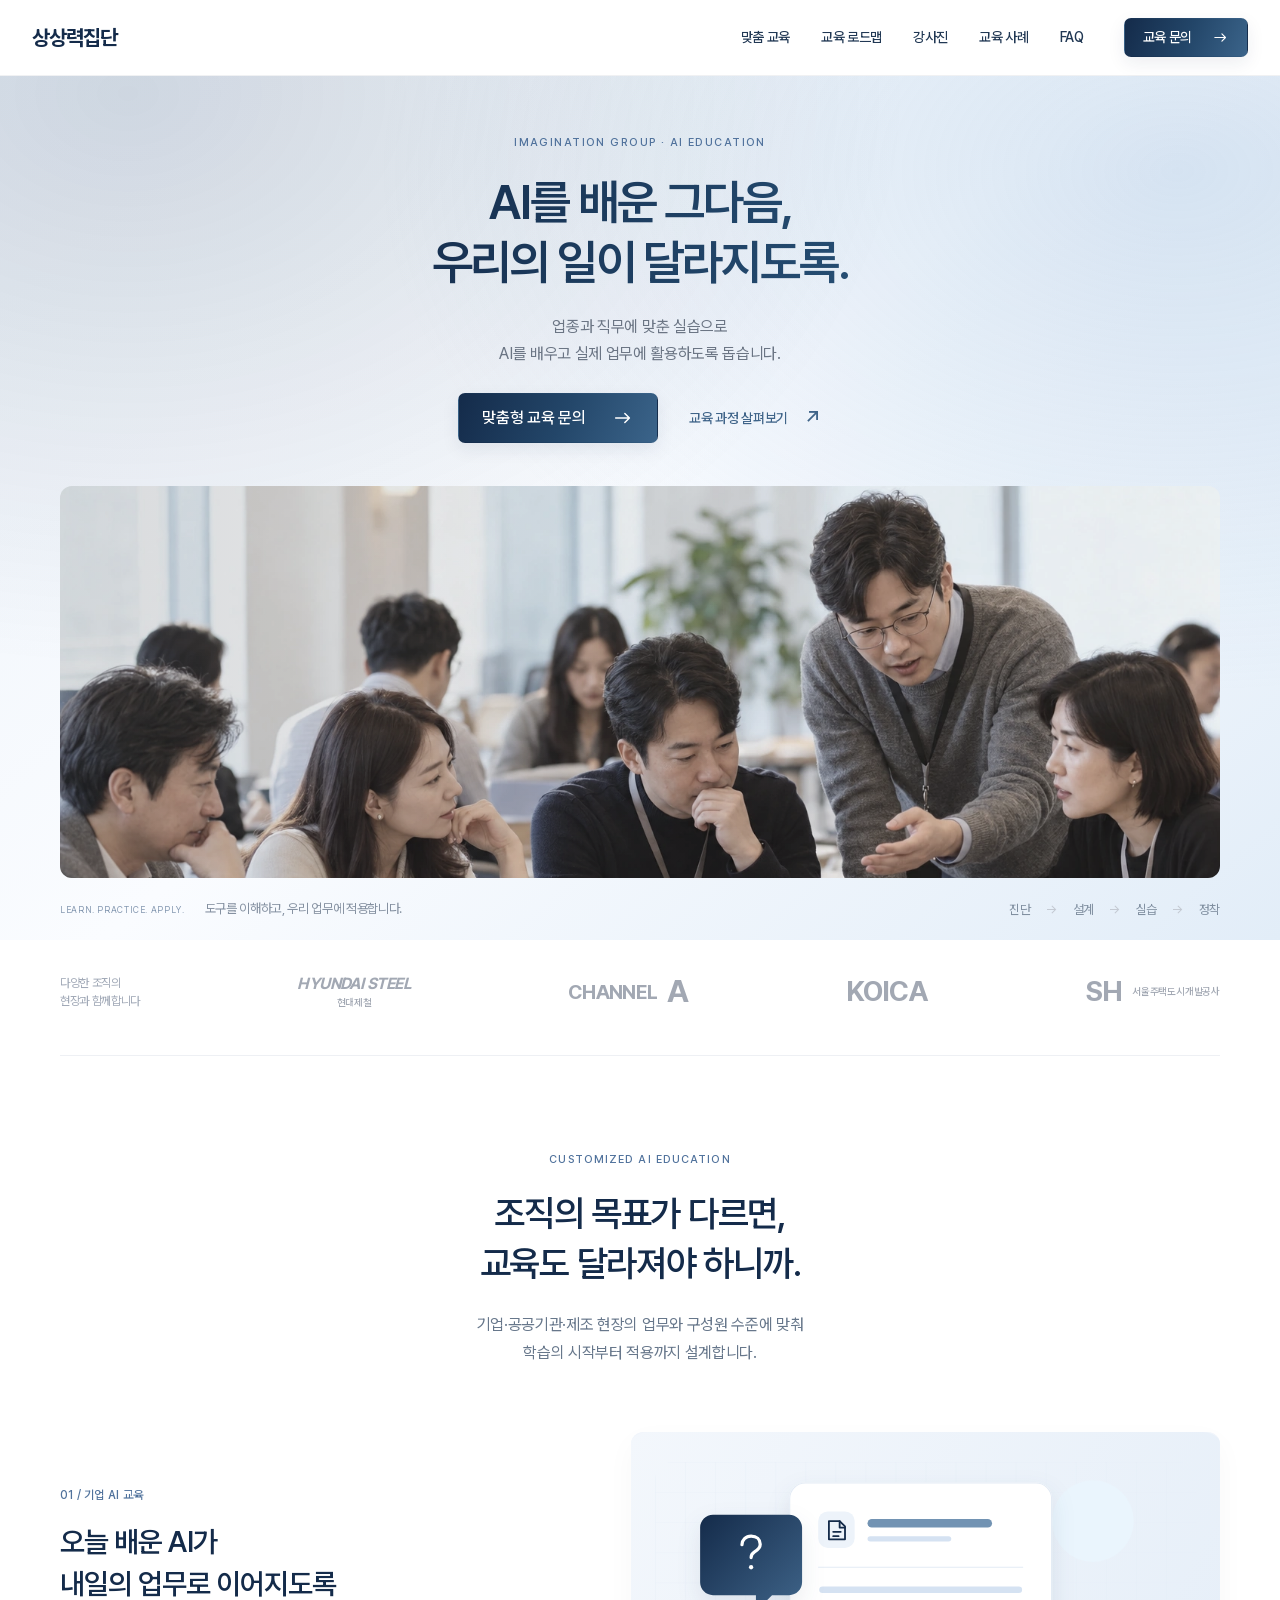
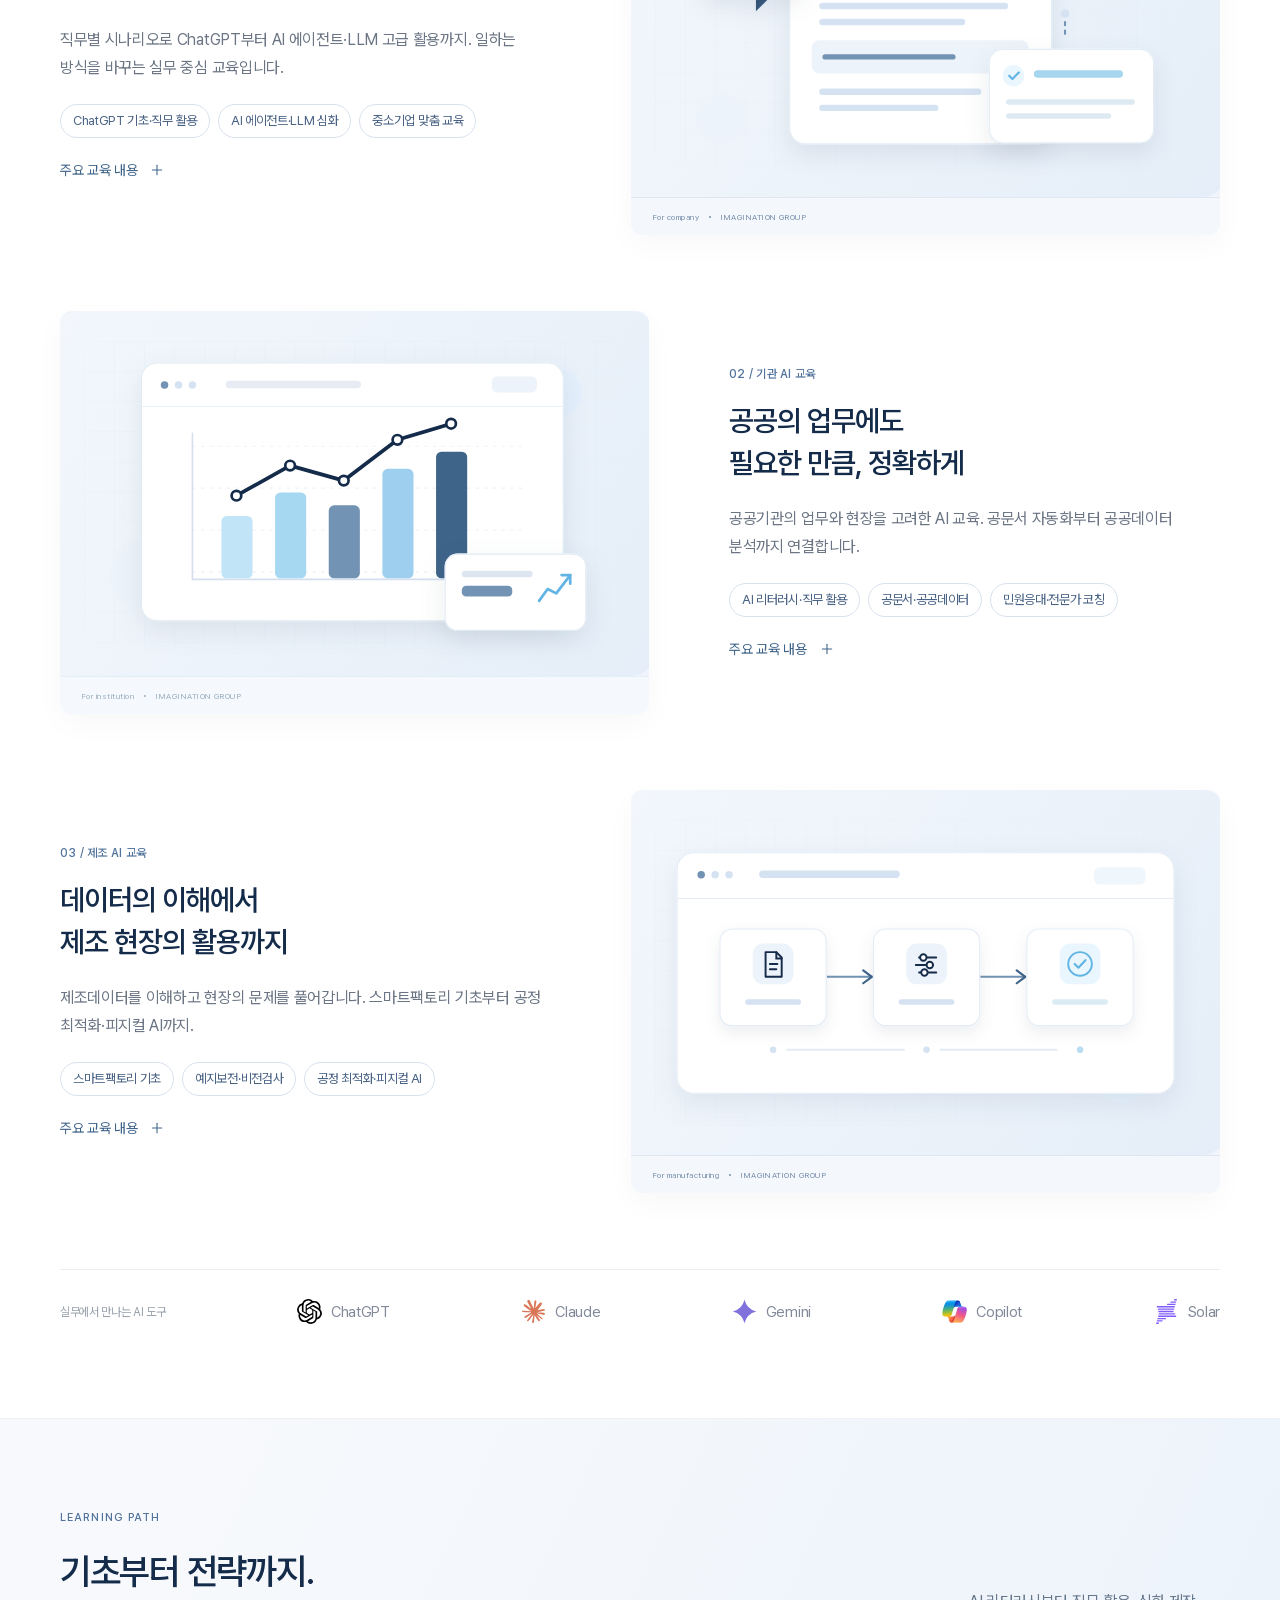
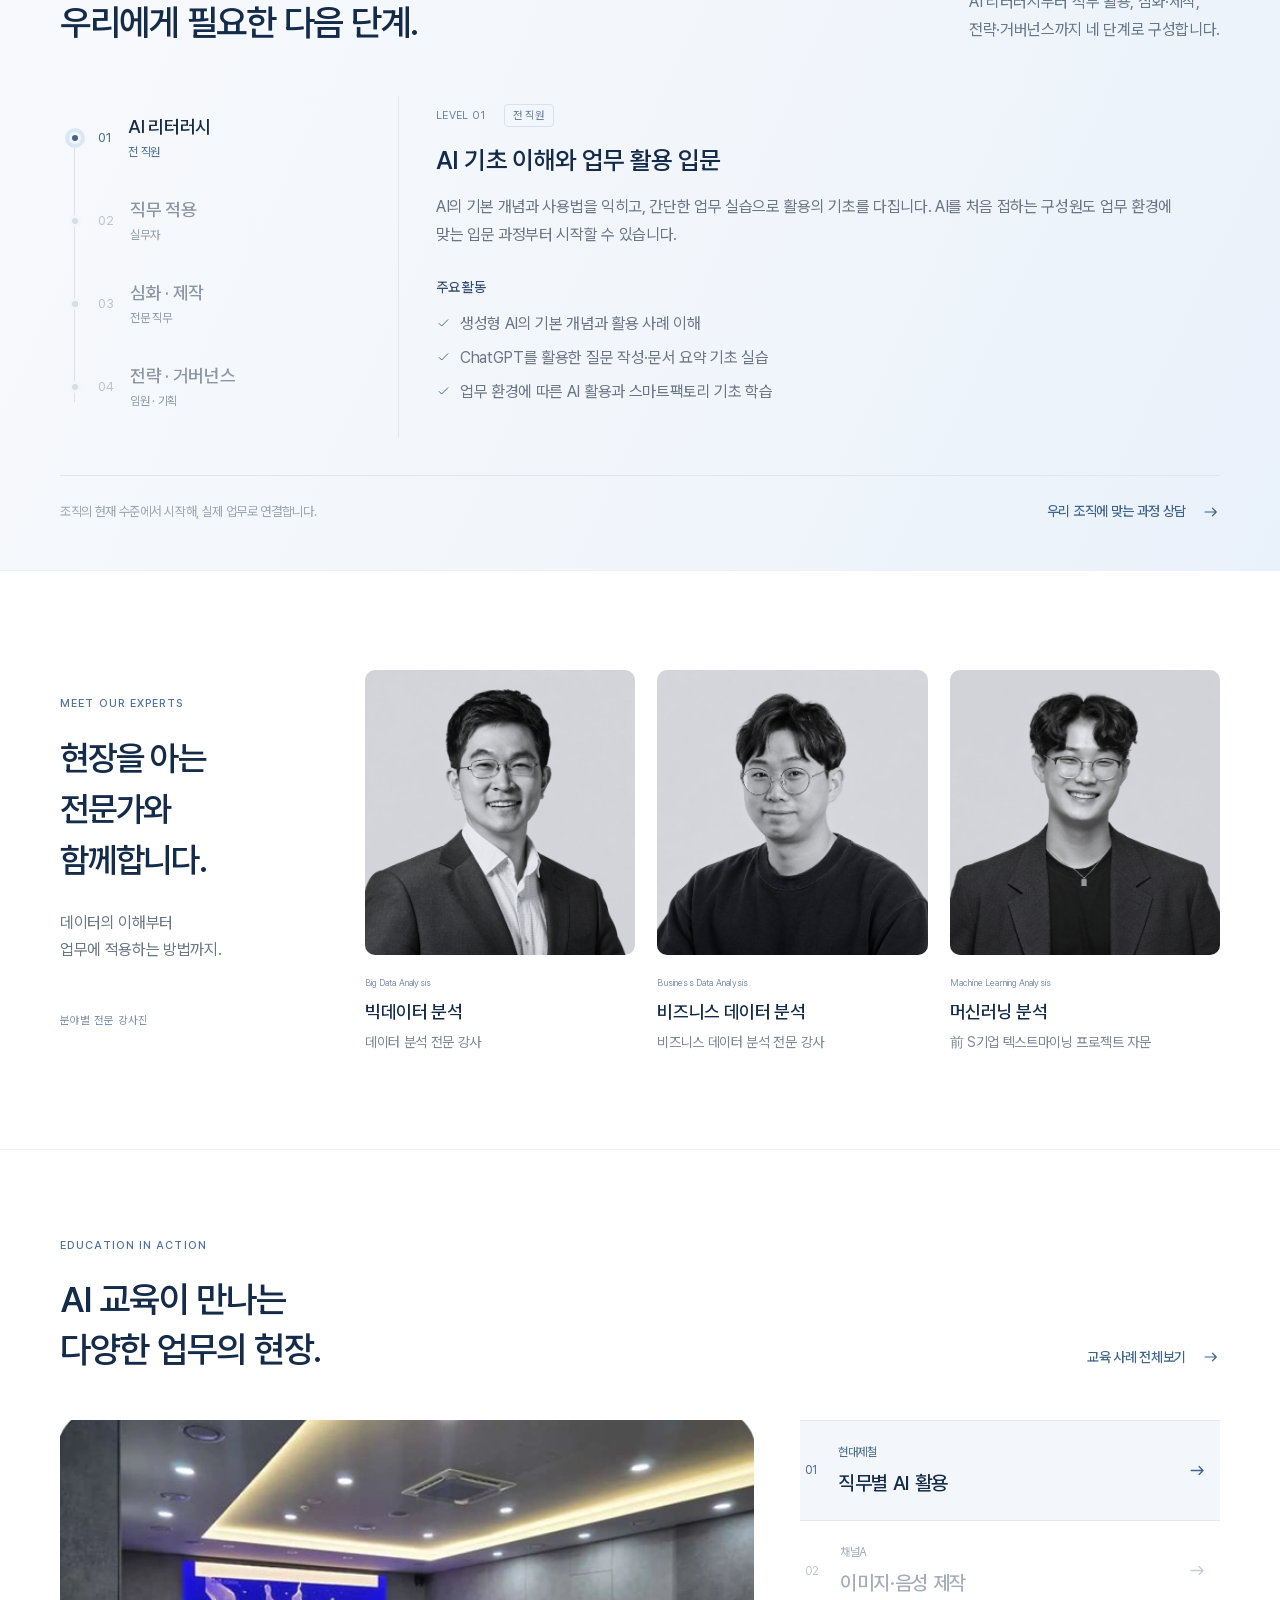
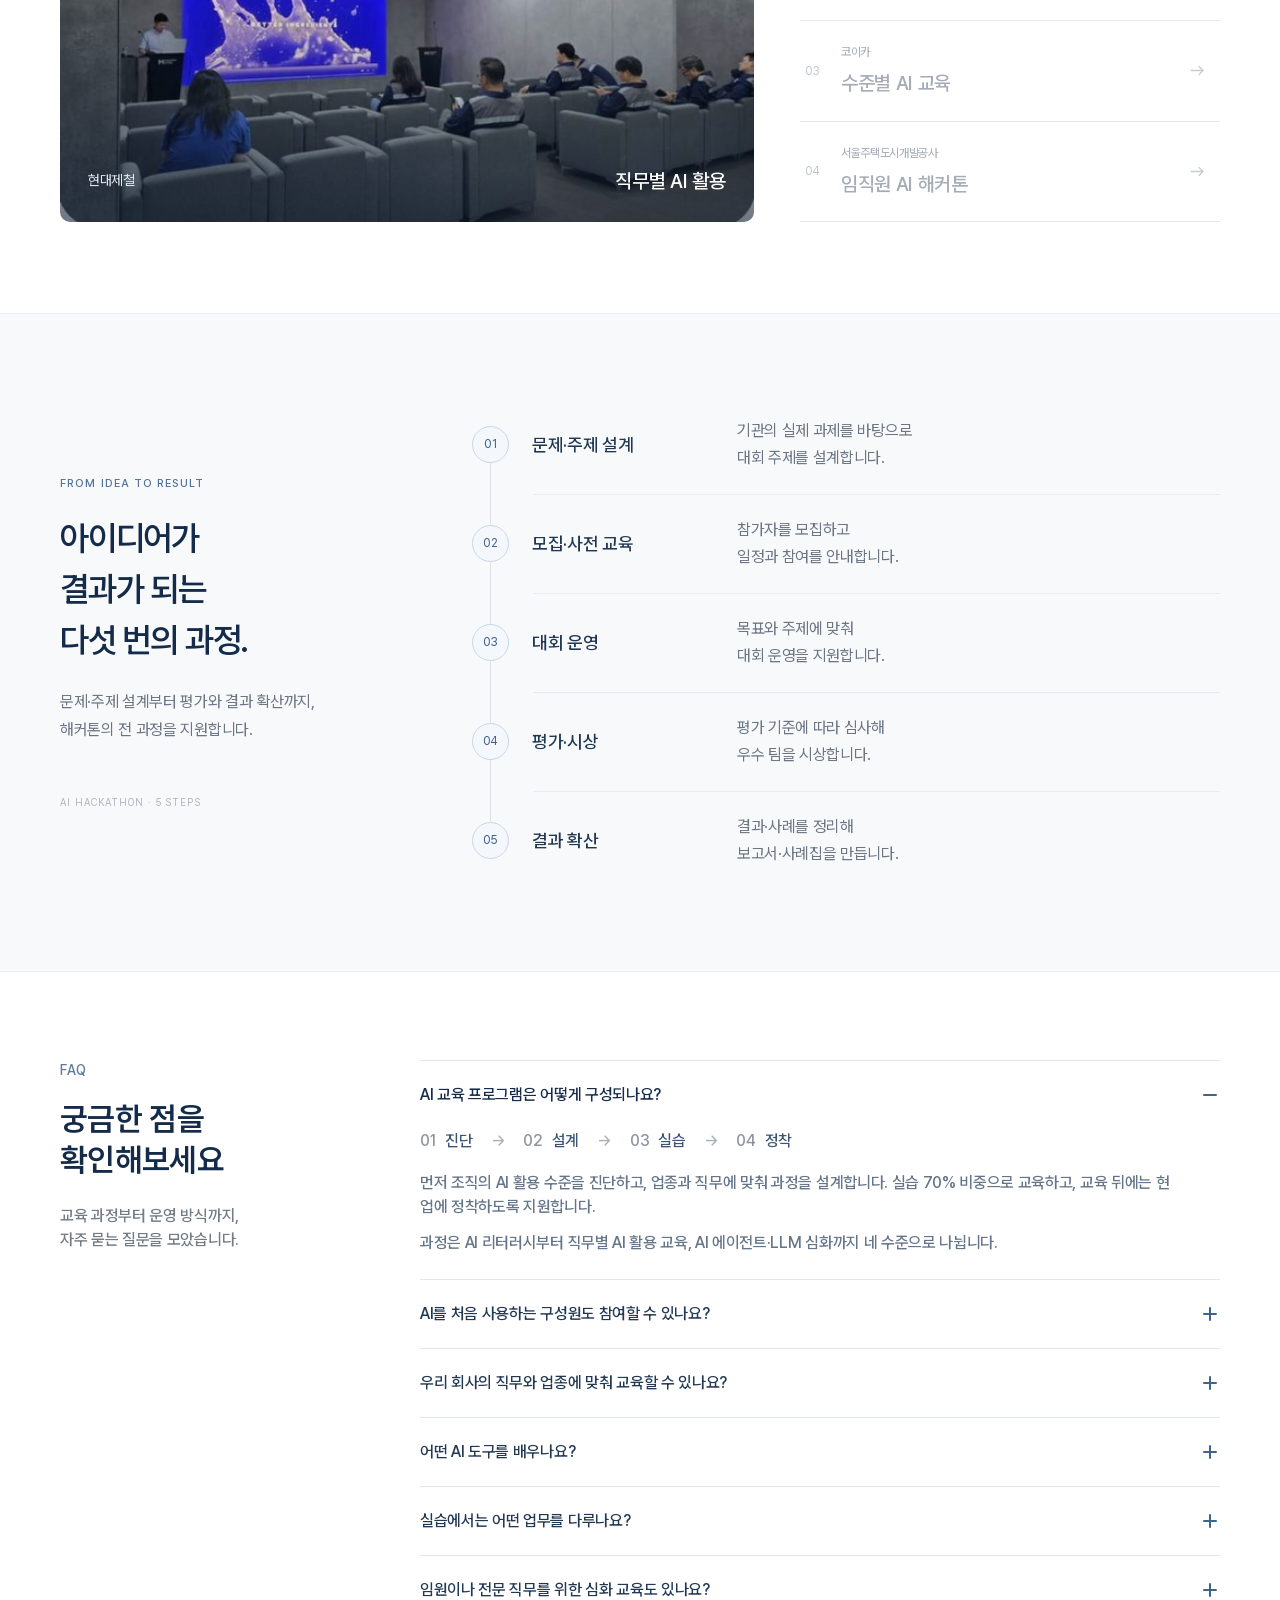
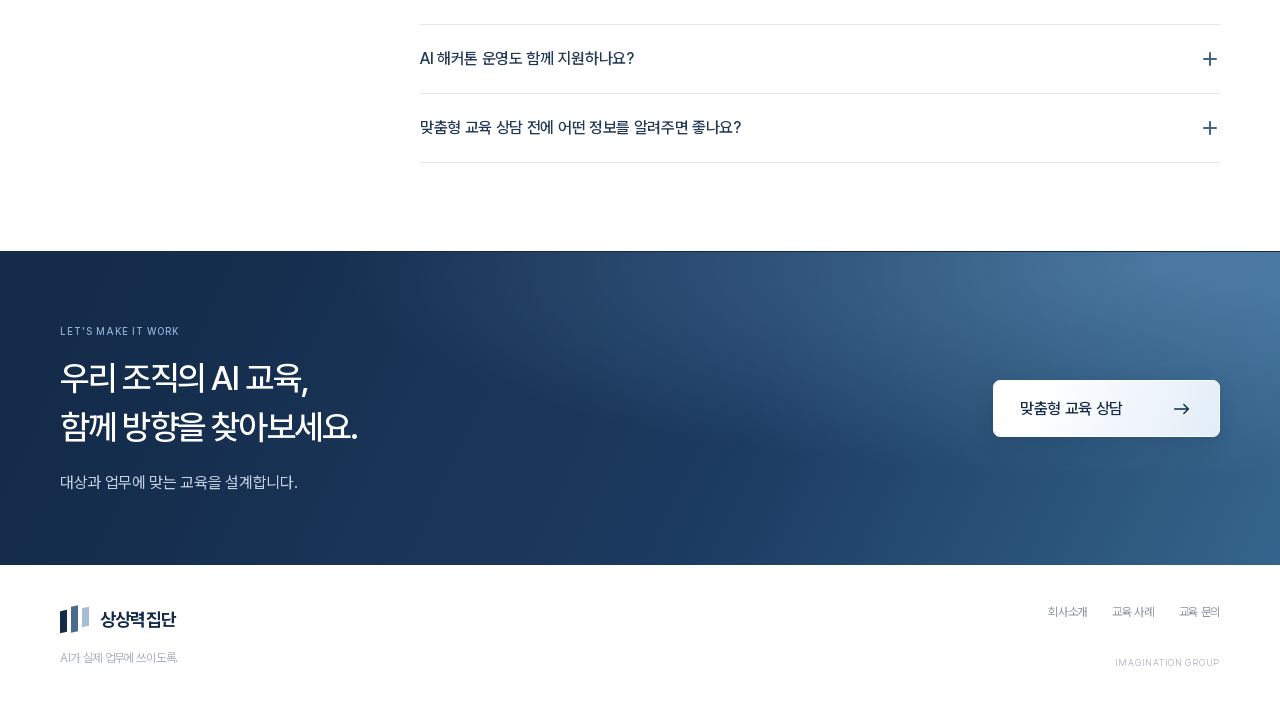
<file: versions/navy-gradient/index.html>
<!doctype html><html lang="ko"><head><meta charset="utf-8"><meta name="viewport" content="width=device-width,initial-scale=1"><title>상상력집단 | 실무 중심 AI 교육</title><meta name="description" content="우리 조직의 업무에 맞춘 실무 중심 AI 교육"><link rel="icon" href="assets/favicon.png"><link rel="canonical" href="https://jaycho97.github.io/sangsang-ai-education/versions/navy-gradient/"><meta property="og:type" content="website"><meta property="og:title" content="상상력집단 | 실무 중심 AI 교육"><meta property="og:description" content="업종과 직무에 맞춘 실무 중심 AI 교육. 우리 조직의 AI 활용 역량을 키워보세요."><meta property="og:url" content="https://jaycho97.github.io/sangsang-ai-education/versions/navy-gradient/"><meta property="og:image" content="https://jaycho97.github.io/sangsang-ai-education/versions/navy-gradient/assets/ai-workshop.c64a867b867e.webp"><meta name="twitter:card" content="summary_large_image"><link rel="stylesheet" href="style.9cab83d5baac.css"><link rel="stylesheet" href="faq.146ee01b4f9d.css"><script src="site.71b5c6884982.js" defer></script></head><body>
<header class="site-header"><div class="nav-inner"><a class="brand" href="#hero">상상력집단</a><nav aria-label="주 메뉴"><a href="#programs">맞춤 교육</a><a href="#curriculum">교육 로드맵</a><a href="#instructors">강사진</a><a href="#cases">교육 사례</a><a href="#faq">FAQ</a></nav><a class="button black compact" href="#contact">교육 문의 <svg viewBox="0 0 24 24" fill="none" stroke="currentColor" stroke-width="1.6" stroke-linecap="round" stroke-linejoin="round" aria-hidden="true"><path d="M4 12h15m-5-5 5 5-5 5"/></svg></a></div></header>
<main><section class="hero" id="hero"><div class="hero-copy"><p class="eyebrow">IMAGINATION GROUP · AI EDUCATION</p><h1>AI를 배운 그다음,<br>우리의 일이 달라지도록.</h1><p class="hero-description">업종과 직무에 맞춘 실습으로<br>AI를 배우고 실제 업무에 활용하도록 돕습니다.</p><div class="hero-actions"><a class="button black" href="#contact">맞춤형 교육 문의 <svg viewBox="0 0 24 24" fill="none" stroke="currentColor" stroke-width="1.6" stroke-linecap="round" stroke-linejoin="round" aria-hidden="true"><path d="M4 12h15m-5-5 5 5-5 5"/></svg></a><a class="text-link" href="#curriculum">교육 과정 살펴보기 <span>↗</span></a></div></div><div class="hero-stage container"><div class="hero-image"><img src="assets/ai-workshop.c64a867b867e.webp" alt="AI를 함께 배우며 업무 적용 방법을 검토하는 교육 장면"></div><div class="hero-note"><span>LEARN. PRACTICE. APPLY.</span><strong>도구를 이해하고, 우리 업무에 적용합니다.</strong></div><div class="hero-path"><span>진단</span><i>→</i><span>설계</span><i>→</i><span>실습</span><i>→</i><span>정착</span></div></div></section>
<section class="proof container" aria-label="교육 사례 기관"><span>다양한 조직의<br>현장과 함께합니다</span><div class="client-hyundai">HYUNDAI STEEL<small>현대제철</small></div><div class="client-channel">CHANNEL <b>A</b></div><div class="client-koica">KOICA</div><div class="client-sh">SH<small>서울주택도시개발공사</small></div></section>
<section class="programs section" id="programs"><div class="container"><header class="section-heading centered"><span class="eyebrow">CUSTOMIZED AI EDUCATION</span><h2>조직의 목표가 다르면,<br>교육도 달라져야 하니까.</h2><p>기업·공공기관·제조 현장의 업무와 구성원 수준에 맞춰<br>학습의 시작부터 적용까지 설계합니다.</p></header><div class="program-rows"><article class="program-row "><div class="program-copy"><span class="eyebrow">01 / 기업 AI 교육</span><h3>오늘 배운 AI가<br>내일의 업무로 이어지도록</h3><p>직무별 시나리오로 ChatGPT부터 AI 에이전트·LLM 고급 활용까지. 일하는 방식을 바꾸는 실무 중심 교육입니다.</p><div class="topic-tags"><span>ChatGPT 기초·직무 활용</span><span>AI 에이전트·LLM 심화</span><span>중소기업 맞춤 교육</span></div><details class="program-detail"><summary>주요 교육 내용 <svg viewBox="0 0 24 24" fill="none" stroke="currentColor" stroke-width="1.6" stroke-linecap="round" stroke-linejoin="round" aria-hidden="true"><path d="M5 12h14"/><path class="vertical" d="M12 5v14"/></svg></summary><ul><li><h4>ChatGPT 기초·직무 활용</h4><p>생성형 AI 개념과 사용법을 익히고, 직무별 업무 활용을 심화합니다.</p></li><li><h4>AI 에이전트·LLM 심화</h4><p>업무 처리 흐름을 실습하고, 조직별 AI 활용 역량을 강화합니다.</p></li><li><h4>중소기업 맞춤 교육</h4><p>조직 규모와 구성원 수준을 고려해 실제 업무 시나리오로 실습합니다.</p></li></ul></details></div><div class="program-visual"><img src="assets/illus-documents.bbc5b7115f6f.svg" alt="기업 AI 교육의 학습 내용을 표현한 일러스트"><span class="visual-footnote">For company<i></i> IMAGINATION GROUP</span></div></article><article class="program-row reverse"><div class="program-copy"><span class="eyebrow">02 / 기관 AI 교육</span><h3>공공의 업무에도<br>필요한 만큼, 정확하게</h3><p>공공기관의 업무와 현장을 고려한 AI 교육. 공문서 자동화부터 공공데이터 분석까지 연결합니다.</p><div class="topic-tags"><span>AI 리터러시·직무 활용</span><span>공문서·공공데이터</span><span>민원응대·전문가 코칭</span></div><details class="program-detail"><summary>주요 교육 내용 <svg viewBox="0 0 24 24" fill="none" stroke="currentColor" stroke-width="1.6" stroke-linecap="round" stroke-linejoin="round" aria-hidden="true"><path d="M5 12h14"/><path class="vertical" d="M12 5v14"/></svg></summary><ul><li><h4>AI 리터러시·직무 활용</h4><p>공공기관 구성원의 수준과 업무에 맞춰 AI 활용의 기초를 익힙니다.</p></li><li><h4>공문서·공공데이터</h4><p>공문서 자동화와 공공데이터 분석을 실제 업무와 연결합니다.</p></li><li><h4>민원응대·전문가 코칭</h4><p>민원응대 AI 활용과 전문가 코칭으로 업무 적용을 돕습니다.</p></li></ul></details></div><div class="program-visual"><img src="assets/illus-analysis.ac6464de02c6.svg" alt="기관 AI 교육의 학습 내용을 표현한 일러스트"><span class="visual-footnote">For institution<i></i> IMAGINATION GROUP</span></div></article><article class="program-row "><div class="program-copy"><span class="eyebrow">03 / 제조 AI 교육</span><h3>데이터의 이해에서<br>제조 현장의 활용까지</h3><p>제조데이터를 이해하고 현장의 문제를 풀어갑니다. 스마트팩토리 기초부터 공정 최적화·피지컬 AI까지.</p><div class="topic-tags"><span>스마트팩토리 기초</span><span>예지보전·비전검사</span><span>공정 최적화·피지컬 AI</span></div><details class="program-detail"><summary>주요 교육 내용 <svg viewBox="0 0 24 24" fill="none" stroke="currentColor" stroke-width="1.6" stroke-linecap="round" stroke-linejoin="round" aria-hidden="true"><path d="M5 12h14"/><path class="vertical" d="M12 5v14"/></svg></summary><ul><li><h4>스마트팩토리 기초</h4><p>제조 현장의 데이터와 AI 활용의 기초를 학습합니다.</p></li><li><h4>예지보전·비전검사</h4><p>고장 예측, 비전검사와 품질검출을 다룹니다.</p></li><li><h4>공정 최적화·피지컬 AI</h4><p>공정 최적화와 피지컬 AI로 제조 현장의 활용 범위를 넓힙니다.</p></li></ul></details></div><div class="program-visual"><img src="assets/illus-automation.e70c2d851af4.svg" alt="제조 AI 교육의 학습 내용을 표현한 일러스트"><span class="visual-footnote">For manufacturing<i></i> IMAGINATION GROUP</span></div></article></div><div class="tools"><span>실무에서 만나는 AI 도구</span><div><img src="assets/tool-chatgpt.svg" alt="">ChatGPT</div><div><img src="assets/tool-claude-mark.svg" alt="">Claude</div><div><svg viewBox="0 0 32 32" aria-hidden="true"><path d="M16 1Q19 13 31 16Q19 19 16 31Q13 19 1 16Q13 13 16 1" fill="#8071dc"/></svg>Gemini</div><div><img src="assets/tool-copilot.webp" alt="">Copilot</div><div><img src="assets/tool-upstage-mark.svg" alt="">Solar</div></div></div></section>
<section class="curriculum section" id="curriculum"><div class="container"><header class="section-heading split-heading"><div><span class="eyebrow">LEARNING PATH</span><h2>기초부터 전략까지.<br>우리에게 필요한 다음 단계.</h2></div><p>AI 리터러시부터 직무 활용, 심화·제작,<br>전략·거버넌스까지 네 단계로 구성합니다.</p></header><div class="learning-layout"><div class="level-rail" role="tablist" aria-orientation="vertical" aria-label="교육 수준 선택"><button class="level-tab" id="level-tab-1" data-level="1" role="tab" aria-controls="level-1" aria-selected="true" tabindex="0"><span class="rail-dot"></span><span class="level-order">01</span><span class="level-tab-copy"><strong>AI 리터러시</strong><small>전 직원</small></span></button><button class="level-tab" id="level-tab-2" data-level="2" role="tab" aria-controls="level-2" aria-selected="false" tabindex="-1"><span class="rail-dot"></span><span class="level-order">02</span><span class="level-tab-copy"><strong>직무 적용</strong><small>실무자</small></span></button><button class="level-tab" id="level-tab-3" data-level="3" role="tab" aria-controls="level-3" aria-selected="false" tabindex="-1"><span class="rail-dot"></span><span class="level-order">03</span><span class="level-tab-copy"><strong>심화 · 제작</strong><small>전문 직무</small></span></button><button class="level-tab" id="level-tab-4" data-level="4" role="tab" aria-controls="level-4" aria-selected="false" tabindex="-1"><span class="rail-dot"></span><span class="level-order">04</span><span class="level-tab-copy"><strong>전략 · 거버넌스</strong><small>임원 · 기획</small></span></button></div><div class="level-panels"><article class="level-panel" role="tabpanel" id="level-1" aria-labelledby="level-tab-1" ><div class="panel-kicker"><span>LEVEL 01</span><span>전 직원</span></div><h3>AI 기초 이해와 업무 활용 입문</h3><p>AI의 기본 개념과 사용법을 익히고, 간단한 업무 실습으로 활용의 기초를 다집니다. AI를 처음 접하는 구성원도 업무 환경에 맞는 입문 과정부터 시작할 수 있습니다.</p><h4>주요 활동</h4><ul class=""><li><svg viewBox="0 0 24 24" fill="none" stroke="currentColor" stroke-width="1.6" stroke-linecap="round" stroke-linejoin="round" aria-hidden="true"><path d="m5 12 4 4L19 6"/></svg><span>생성형 AI의 기본 개념과 활용 사례 이해</span></li><li><svg viewBox="0 0 24 24" fill="none" stroke="currentColor" stroke-width="1.6" stroke-linecap="round" stroke-linejoin="round" aria-hidden="true"><path d="m5 12 4 4L19 6"/></svg><span>ChatGPT를 활용한 질문 작성·문서 요약 기초 실습</span></li><li><svg viewBox="0 0 24 24" fill="none" stroke="currentColor" stroke-width="1.6" stroke-linecap="round" stroke-linejoin="round" aria-hidden="true"><path d="m5 12 4 4L19 6"/></svg><span>업무 환경에 따른 AI 활용과 스마트팩토리 기초 학습</span></li></ul></article><article class="level-panel" role="tabpanel" id="level-2" aria-labelledby="level-tab-2" hidden><div class="panel-kicker"><span>LEVEL 02</span><span>실무자</span></div><h3>직무별 업무에 AI 활용하기</h3><p>문서 작성부터 데이터 분석, 업무자동화까지. 직무와 업종에 맞는 실제 업무 시나리오로 실습합니다.</p><h4>주요 과정</h4><ul class="two-columns"><li><svg viewBox="0 0 24 24" fill="none" stroke="currentColor" stroke-width="1.6" stroke-linecap="round" stroke-linejoin="round" aria-hidden="true"><path d="m5 12 4 4L19 6"/></svg><span>챗GPT 마스터 교육</span></li><li><svg viewBox="0 0 24 24" fill="none" stroke="currentColor" stroke-width="1.6" stroke-linecap="round" stroke-linejoin="round" aria-hidden="true"><path d="m5 12 4 4L19 6"/></svg><span>업무자동화 AI 활용</span></li><li><svg viewBox="0 0 24 24" fill="none" stroke="currentColor" stroke-width="1.6" stroke-linecap="round" stroke-linejoin="round" aria-hidden="true"><path d="m5 12 4 4L19 6"/></svg><span>VBA(엑셀) AI 활용</span></li><li><svg viewBox="0 0 24 24" fill="none" stroke="currentColor" stroke-width="1.6" stroke-linecap="round" stroke-linejoin="round" aria-hidden="true"><path d="m5 12 4 4L19 6"/></svg><span>PPT AI 활용 (캔바·감마)</span></li><li><svg viewBox="0 0 24 24" fill="none" stroke="currentColor" stroke-width="1.6" stroke-linecap="round" stroke-linejoin="round" aria-hidden="true"><path d="m5 12 4 4L19 6"/></svg><span>챗GPT 엑셀 데이터 분석</span></li><li><svg viewBox="0 0 24 24" fill="none" stroke="currentColor" stroke-width="1.6" stroke-linecap="round" stroke-linejoin="round" aria-hidden="true"><path d="m5 12 4 4L19 6"/></svg><span>경쟁사 정밀분석 AI</span></li><li><svg viewBox="0 0 24 24" fill="none" stroke="currentColor" stroke-width="1.6" stroke-linecap="round" stroke-linejoin="round" aria-hidden="true"><path d="m5 12 4 4L19 6"/></svg><span>중간관리자 AI 리더십</span></li><li><svg viewBox="0 0 24 24" fill="none" stroke="currentColor" stroke-width="1.6" stroke-linecap="round" stroke-linejoin="round" aria-hidden="true"><path d="m5 12 4 4L19 6"/></svg><span>공문서 AI 자동화</span></li><li><svg viewBox="0 0 24 24" fill="none" stroke="currentColor" stroke-width="1.6" stroke-linecap="round" stroke-linejoin="round" aria-hidden="true"><path d="m5 12 4 4L19 6"/></svg><span>예지보전 (고장 예측)</span></li><li><svg viewBox="0 0 24 24" fill="none" stroke="currentColor" stroke-width="1.6" stroke-linecap="round" stroke-linejoin="round" aria-hidden="true"><path d="m5 12 4 4L19 6"/></svg><span>비전검사·품질검출</span></li></ul></article><article class="level-panel" role="tabpanel" id="level-3" aria-labelledby="level-tab-3" hidden><div class="panel-kicker"><span>LEVEL 03</span><span>전문 직무</span></div><h3>AI 전문 활용과 제작 역량 심화</h3><p>AI 에이전트·LLM 고급 활용부터 전문 콘텐츠 제작까지. 전문 직무에 맞는 심화 과정을 선택합니다.</p><h4>주요 과정</h4><ul class="two-columns"><li><svg viewBox="0 0 24 24" fill="none" stroke="currentColor" stroke-width="1.6" stroke-linecap="round" stroke-linejoin="round" aria-hidden="true"><path d="m5 12 4 4L19 6"/></svg><span>LLM 활용 고급화</span></li><li><svg viewBox="0 0 24 24" fill="none" stroke="currentColor" stroke-width="1.6" stroke-linecap="round" stroke-linejoin="round" aria-hidden="true"><path d="m5 12 4 4L19 6"/></svg><span>비용절감 AI 해결사</span></li><li><svg viewBox="0 0 24 24" fill="none" stroke="currentColor" stroke-width="1.6" stroke-linecap="round" stroke-linejoin="round" aria-hidden="true"><path d="m5 12 4 4L19 6"/></svg><span>AI 크리에이티브 워크샵</span></li><li><svg viewBox="0 0 24 24" fill="none" stroke="currentColor" stroke-width="1.6" stroke-linecap="round" stroke-linejoin="round" aria-hidden="true"><path d="m5 12 4 4L19 6"/></svg><span>생성형 이미지·영상 전문</span></li><li><svg viewBox="0 0 24 24" fill="none" stroke="currentColor" stroke-width="1.6" stroke-linecap="round" stroke-linejoin="round" aria-hidden="true"><path d="m5 12 4 4L19 6"/></svg><span>공공데이터 분석 AI</span></li><li><svg viewBox="0 0 24 24" fill="none" stroke="currentColor" stroke-width="1.6" stroke-linecap="round" stroke-linejoin="round" aria-hidden="true"><path d="m5 12 4 4L19 6"/></svg><span>맞춤형 VOD 제작</span></li><li><svg viewBox="0 0 24 24" fill="none" stroke="currentColor" stroke-width="1.6" stroke-linecap="round" stroke-linejoin="round" aria-hidden="true"><path d="m5 12 4 4L19 6"/></svg><span>실시간 AI 전문가 코칭</span></li><li><svg viewBox="0 0 24 24" fill="none" stroke="currentColor" stroke-width="1.6" stroke-linecap="round" stroke-linejoin="round" aria-hidden="true"><path d="m5 12 4 4L19 6"/></svg><span>민원응대 AI 전문</span></li><li><svg viewBox="0 0 24 24" fill="none" stroke="currentColor" stroke-width="1.6" stroke-linecap="round" stroke-linejoin="round" aria-hidden="true"><path d="m5 12 4 4L19 6"/></svg><span>피지컬 AI</span></li><li><svg viewBox="0 0 24 24" fill="none" stroke="currentColor" stroke-width="1.6" stroke-linecap="round" stroke-linejoin="round" aria-hidden="true"><path d="m5 12 4 4L19 6"/></svg><span>공정 최적화</span></li></ul></article><article class="level-panel" role="tabpanel" id="level-4" aria-labelledby="level-tab-4" hidden><div class="panel-kicker"><span>LEVEL 04</span><span>임원 · 기획</span></div><h3>조직의 AI 전략과 거버넌스 설계</h3><p>경영진의 AI 전략부터 조직의 도입 방향까지. AX 전환을 다루는 임원·기획 과정을 운영합니다.</p><h4>주요 과정</h4><ul class=""><li><svg viewBox="0 0 24 24" fill="none" stroke="currentColor" stroke-width="1.6" stroke-linecap="round" stroke-linejoin="round" aria-hidden="true"><path d="m5 12 4 4L19 6"/></svg><span>경영진 AI 전략 워크샵</span></li><li><svg viewBox="0 0 24 24" fill="none" stroke="currentColor" stroke-width="1.6" stroke-linecap="round" stroke-linejoin="round" aria-hidden="true"><path d="m5 12 4 4L19 6"/></svg><span>AI 윤리경영 가이드라인</span></li><li><svg viewBox="0 0 24 24" fill="none" stroke="currentColor" stroke-width="1.6" stroke-linecap="round" stroke-linejoin="round" aria-hidden="true"><path d="m5 12 4 4L19 6"/></svg><span>AI 도입 전사과정 (40h)</span></li><li><svg viewBox="0 0 24 24" fill="none" stroke="currentColor" stroke-width="1.6" stroke-linecap="round" stroke-linejoin="round" aria-hidden="true"><path d="m5 12 4 4L19 6"/></svg><span>인공지능기본법 교육</span></li></ul></article></div></div><div class="learning-foot"><span>조직의 현재 수준에서 시작해, 실제 업무로 연결합니다.</span><a href="#contact" class="text-link">우리 조직에 맞는 과정 상담 <svg viewBox="0 0 24 24" fill="none" stroke="currentColor" stroke-width="1.6" stroke-linecap="round" stroke-linejoin="round" aria-hidden="true"><path d="M4 12h15m-5-5 5 5-5 5"/></svg></a></div></div></section>
<section class="instructors section" id="instructors"><div class="container expertise-layout"><header class="section-heading"><span class="eyebrow">MEET OUR EXPERTS</span><h2>현장을 아는<br>전문가와<br>함께합니다.</h2><p>데이터의 이해부터<br>업무에 적용하는 방법까지.</p><span class="expert-note">분야별 전문 강사진</span></header><div class="expert-row"><article class="expert"><div class="portrait"><img src="assets/instructor-normalized-1.592c4a264cc8.webp" alt="빅데이터 분석 전문 강사"></div><span class="expert-en">Big Data Analysis</span><h3>빅데이터 분석</h3><p>데이터 분석 전문 강사</p></article><article class="expert"><div class="portrait"><img src="assets/instructor-normalized-2.c03315a060b1.webp" alt="비즈니스 데이터 분석 전문 강사"></div><span class="expert-en">Business Data Analysis</span><h3>비즈니스 데이터 분석</h3><p>비즈니스 데이터 분석 전문 강사</p></article><article class="expert"><div class="portrait"><img src="assets/instructor-normalized-3.58bb6dfb79a3.webp" alt="머신러닝 분석 전문 강사"></div><span class="expert-en">Machine Learning Analysis</span><h3>머신러닝 분석</h3><p>前 S기업 텍스트마이닝 프로젝트 자문</p></article></div></div></section>
<section class="cases section" id="cases"><div class="container"><header class="section-heading split-heading"><div><span class="eyebrow">EDUCATION IN ACTION</span><h2>AI 교육이 만나는<br>다양한 업무의 현장.</h2></div><a class="text-link" href="https://imaginationgroup.co.kr/ai-education/cases">교육 사례 전체보기 <svg viewBox="0 0 24 24" fill="none" stroke="currentColor" stroke-width="1.6" stroke-linecap="round" stroke-linejoin="round" aria-hidden="true"><path d="M4 12h15m-5-5 5 5-5 5"/></svg></a></header><div class="case-showcase"><div class="case-images"><figure class="case-photo" id="case-1" role="tabpanel" aria-labelledby="case-tab-1" ><img src="assets/case-1.webp" alt="현대제철 직무별 AI 활용 교육 현장"><figcaption><span>현대제철</span><strong>직무별 AI 활용</strong></figcaption></figure><figure class="case-photo" id="case-2" role="tabpanel" aria-labelledby="case-tab-2" hidden><img src="assets/case-2.webp" alt="채널A 이미지·음성 제작 교육 현장"><figcaption><span>채널A</span><strong>이미지·음성 제작</strong></figcaption></figure><figure class="case-photo" id="case-3" role="tabpanel" aria-labelledby="case-tab-3" hidden><img src="assets/case-3.webp" alt="코이카 수준별 AI 교육 교육 현장"><figcaption><span>코이카</span><strong>수준별 AI 교육</strong></figcaption></figure><figure class="case-photo" id="case-4" role="tabpanel" aria-labelledby="case-tab-4" hidden><img src="assets/case-4.webp" alt="서울주택도시개발공사 임직원 AI 해커톤 교육 현장"><figcaption><span>서울주택도시개발공사</span><strong>임직원 AI 해커톤</strong></figcaption></figure></div><div class="case-selector" role="tablist" aria-label="교육 사례 선택" aria-orientation="vertical"><button class="case-tab" id="case-tab-1" role="tab" aria-controls="case-1" data-case="1" aria-selected="true" tabindex="0"><span class="case-number">01</span><span><small>현대제철</small><strong>직무별 AI 활용</strong></span><svg viewBox="0 0 24 24" fill="none" stroke="currentColor" stroke-width="1.6" stroke-linecap="round" stroke-linejoin="round" aria-hidden="true"><path d="M4 12h15m-5-5 5 5-5 5"/></svg></button><button class="case-tab" id="case-tab-2" role="tab" aria-controls="case-2" data-case="2" aria-selected="false" tabindex="-1"><span class="case-number">02</span><span><small>채널A</small><strong>이미지·음성 제작</strong></span><svg viewBox="0 0 24 24" fill="none" stroke="currentColor" stroke-width="1.6" stroke-linecap="round" stroke-linejoin="round" aria-hidden="true"><path d="M4 12h15m-5-5 5 5-5 5"/></svg></button><button class="case-tab" id="case-tab-3" role="tab" aria-controls="case-3" data-case="3" aria-selected="false" tabindex="-1"><span class="case-number">03</span><span><small>코이카</small><strong>수준별 AI 교육</strong></span><svg viewBox="0 0 24 24" fill="none" stroke="currentColor" stroke-width="1.6" stroke-linecap="round" stroke-linejoin="round" aria-hidden="true"><path d="M4 12h15m-5-5 5 5-5 5"/></svg></button><button class="case-tab" id="case-tab-4" role="tab" aria-controls="case-4" data-case="4" aria-selected="false" tabindex="-1"><span class="case-number">04</span><span><small>서울주택도시개발공사</small><strong>임직원 AI 해커톤</strong></span><svg viewBox="0 0 24 24" fill="none" stroke="currentColor" stroke-width="1.6" stroke-linecap="round" stroke-linejoin="round" aria-hidden="true"><path d="M4 12h15m-5-5 5 5-5 5"/></svg></button></div></div></div></section>
<section class="hackathon section" id="hackathon"><div class="container hackathon-layout"><header class="section-heading"><span class="eyebrow">FROM IDEA TO RESULT</span><h2>아이디어가<br>결과가 되는<br>다섯 번의 과정.</h2><p>문제·주제 설계부터 평가와 결과 확산까지,<br>해커톤의 전 과정을 지원합니다.</p><span class="process-label">AI HACKATHON · 5 STEPS</span></header><ol class="process-list"><li><span class="step-number">01</span><h3>문제·주제 설계</h3><p>기관의 실제 과제를 바탕으로<br>대회 주제를 설계합니다.</p></li><li><span class="step-number">02</span><h3>모집·사전 교육</h3><p>참가자를 모집하고<br>일정과 참여를 안내합니다.</p></li><li><span class="step-number">03</span><h3>대회 운영</h3><p>목표와 주제에 맞춰<br>대회 운영을 지원합니다.</p></li><li><span class="step-number">04</span><h3>평가·시상</h3><p>평가 기준에 따라 심사해<br>우수 팀을 시상합니다.</p></li><li><span class="step-number">05</span><h3>결과 확산</h3><p>결과·사례를 정리해<br>보고서·사례집을 만듭니다.</p></li></ol></div></section>
<section class="faq-v2" id="faq" aria-labelledby="faq-v2-title">
  <div class="faq-v2__layout">
    <header class="faq-v2__intro">
      <p class="faq-v2__label">FAQ</p>
      <h2 class="faq-v2__title" id="faq-v2-title">궁금한 점을<br>확인해보세요</h2>
      <p class="faq-v2__description">교육 과정부터 운영 방식까지,<br>자주 묻는 질문을 모았습니다.</p>
    </header>
    <div class="faq-v2__list">
      <details class="faq-v2__item" id="faq-1" name="education-faq-v2" open>
        <summary class="faq-v2__question">
          <span>AI 교육 프로그램은 어떻게 구성되나요?</span>
          <span class="faq-v2__icon" aria-hidden="true"></span>
        </summary>
        <div class="faq-v2__answer">
          <ol class="faq-v2__flow" aria-label="교육 진행 순서">
            <li><span class="faq-v2__step">01</span><span>진단</span></li>
            <li><span class="faq-v2__step">02</span><span>설계</span></li>
            <li><span class="faq-v2__step">03</span><span>실습</span></li>
            <li><span class="faq-v2__step">04</span><span>정착</span></li>
          </ol>
          <p>먼저 조직의 AI 활용 수준을 진단하고, 업종과 직무에 맞춰 과정을 설계합니다. 실습 70% 비중으로 교육하고, 교육 뒤에는 현업에 정착하도록 지원합니다.</p>
          <p>과정은 AI 리터러시부터 직무별 AI 활용 교육, AI 에이전트·LLM 심화까지 네 수준으로 나뉩니다.</p>
        </div>
      </details>
      <details class="faq-v2__item" id="faq-2" name="education-faq-v2">
        <summary class="faq-v2__question">
          <span>AI를 처음 사용하는 구성원도 참여할 수 있나요?</span>
          <span class="faq-v2__icon" aria-hidden="true"></span>
        </summary>
        <div class="faq-v2__answer">
          <p>네. AI 리터러시 과정은 AI를 처음 접하는 구성원을 위한 입문 과정입니다. 생성형 AI의 기본 개념과 사용법을 익히고, 질문 작성과 문서 요약 같은 기초 실습부터 시작합니다.</p>
          <p>구성원의 현재 수준과 업무 환경에 맞춰 시작할 과정을 선택할 수 있습니다.</p>
        </div>
      </details>
      <details class="faq-v2__item" id="faq-3" name="education-faq-v2">
        <summary class="faq-v2__question">
          <span>우리 회사의 직무와 업종에 맞춰 교육할 수 있나요?</span>
          <span class="faq-v2__icon" aria-hidden="true"></span>
        </summary>
        <div class="faq-v2__answer">
          <p>네. 기업·공공기관·제조 현장의 업무 특성과 구성원 수준에 맞춰 교육 주제와 실습을 설계합니다.</p>
          <p>문서 작성, 공공데이터 분석, 제조데이터 활용 등 실제 업무 시나리오를 바탕으로 필요한 과정을 구성합니다.</p>
        </div>
      </details>
      <details class="faq-v2__item" id="faq-4" name="education-faq-v2">
        <summary class="faq-v2__question">
          <span>어떤 AI 도구를 배우나요?</span>
          <span class="faq-v2__icon" aria-hidden="true"></span>
        </summary>
        <div class="faq-v2__answer">
          <p>ChatGPT, Claude, Gemini, Microsoft 365 Copilot, Solar 등 실무에 활용하는 AI 도구를 다룹니다.</p>
          <p>교육 목표와 직무에 맞춰 활용할 도구와 실습 내용을 구성합니다.</p>
        </div>
      </details>
      <details class="faq-v2__item" id="faq-5" name="education-faq-v2">
        <summary class="faq-v2__question">
          <span>실습에서는 어떤 업무를 다루나요?</span>
          <span class="faq-v2__icon" aria-hidden="true"></span>
        </summary>
        <div class="faq-v2__answer">
          <p>문서 작성·요약, 엑셀 및 공공데이터 분석, 업무자동화 등 실제 업무와 연결되는 주제로 실습합니다.</p>
          <p>실습 70% 비중의 교육을 통해 도구의 기능을 익히는 데서 나아가 업무에 적용하는 방법을 배웁니다.</p>
        </div>
      </details>
      <details class="faq-v2__item" id="faq-6" name="education-faq-v2">
        <summary class="faq-v2__question">
          <span>임원이나 전문 직무를 위한 심화 교육도 있나요?</span>
          <span class="faq-v2__icon" aria-hidden="true"></span>
        </summary>
        <div class="faq-v2__answer">
          <p>네. AI 에이전트·LLM 고급 활용, 전문 콘텐츠 제작 등 전문 직무를 위한 심화 과정을 운영합니다.</p>
          <p>임원·기획 담당자를 위한 AI 전략, 전사 도입 방향, AI 윤리와 거버넌스 과정도 구성할 수 있습니다.</p>
        </div>
      </details>
      <details class="faq-v2__item" id="faq-7" name="education-faq-v2">
        <summary class="faq-v2__question">
          <span>AI 해커톤 운영도 함께 지원하나요?</span>
          <span class="faq-v2__icon" aria-hidden="true"></span>
        </summary>
        <div class="faq-v2__answer">
          <p>네. 문제·주제 설계부터 참가자 모집·사전 교육, 대회 운영, 평가·시상, 결과 확산까지 다섯 단계로 지원합니다.</p>
          <p>기관의 실제 과제를 바탕으로 주제를 설계하고, 결과와 우수 사례를 보고서·사례집으로 정리합니다.</p>
        </div>
      </details>
      <details class="faq-v2__item" id="faq-8" name="education-faq-v2">
        <summary class="faq-v2__question">
          <span>맞춤형 교육 상담 전에 어떤 정보를 알려주면 좋나요?</span>
          <span class="faq-v2__icon" aria-hidden="true"></span>
        </summary>
        <div class="faq-v2__answer">
          <p>교육 대상과 직무, 구성원의 현재 AI 활용 수준, 교육으로 해결하고 싶은 업무나 희망 주제를 알려주시면 교육 방향을 구체화하는 데 도움이 됩니다.</p>
          <a class="faq-v2__contact" href="https://imaginationgroup.co.kr/contact/education">맞춤형 교육 상담하기 <span aria-hidden="true">→</span></a>
        </div>
      </details>
    </div>
  </div>
</section>

<section class="contact" id="contact"><div class="container contact-layout"><div><span class="eyebrow">LET'S MAKE IT WORK</span><h2>우리 조직의 AI 교육,<br>함께 방향을 찾아보세요.</h2><p>대상과 업무에 맞는 교육을 설계합니다.</p></div><a class="button black" href="https://imaginationgroup.co.kr/contact/education">맞춤형 교육 상담 <svg viewBox="0 0 24 24" fill="none" stroke="currentColor" stroke-width="1.6" stroke-linecap="round" stroke-linejoin="round" aria-hidden="true"><path d="M4 12h15m-5-5 5 5-5 5"/></svg></a></div></section>
</main><footer><div class="container footer-inner"><div><a class="brand" href="#hero"><span class="brand-sign" aria-hidden="true"><i></i><i></i><i></i></span>상상력집단</a><p>AI가 실제 업무에 쓰이도록.</p></div><div class="footer-links"><a href="https://imaginationgroup.co.kr/about">회사소개</a><a href="https://imaginationgroup.co.kr/ai-education/cases">교육 사례</a><a href="https://imaginationgroup.co.kr/contact/education">교육 문의</a><span>IMAGINATION GROUP</span></div></div></footer>
</body></html>
</file>
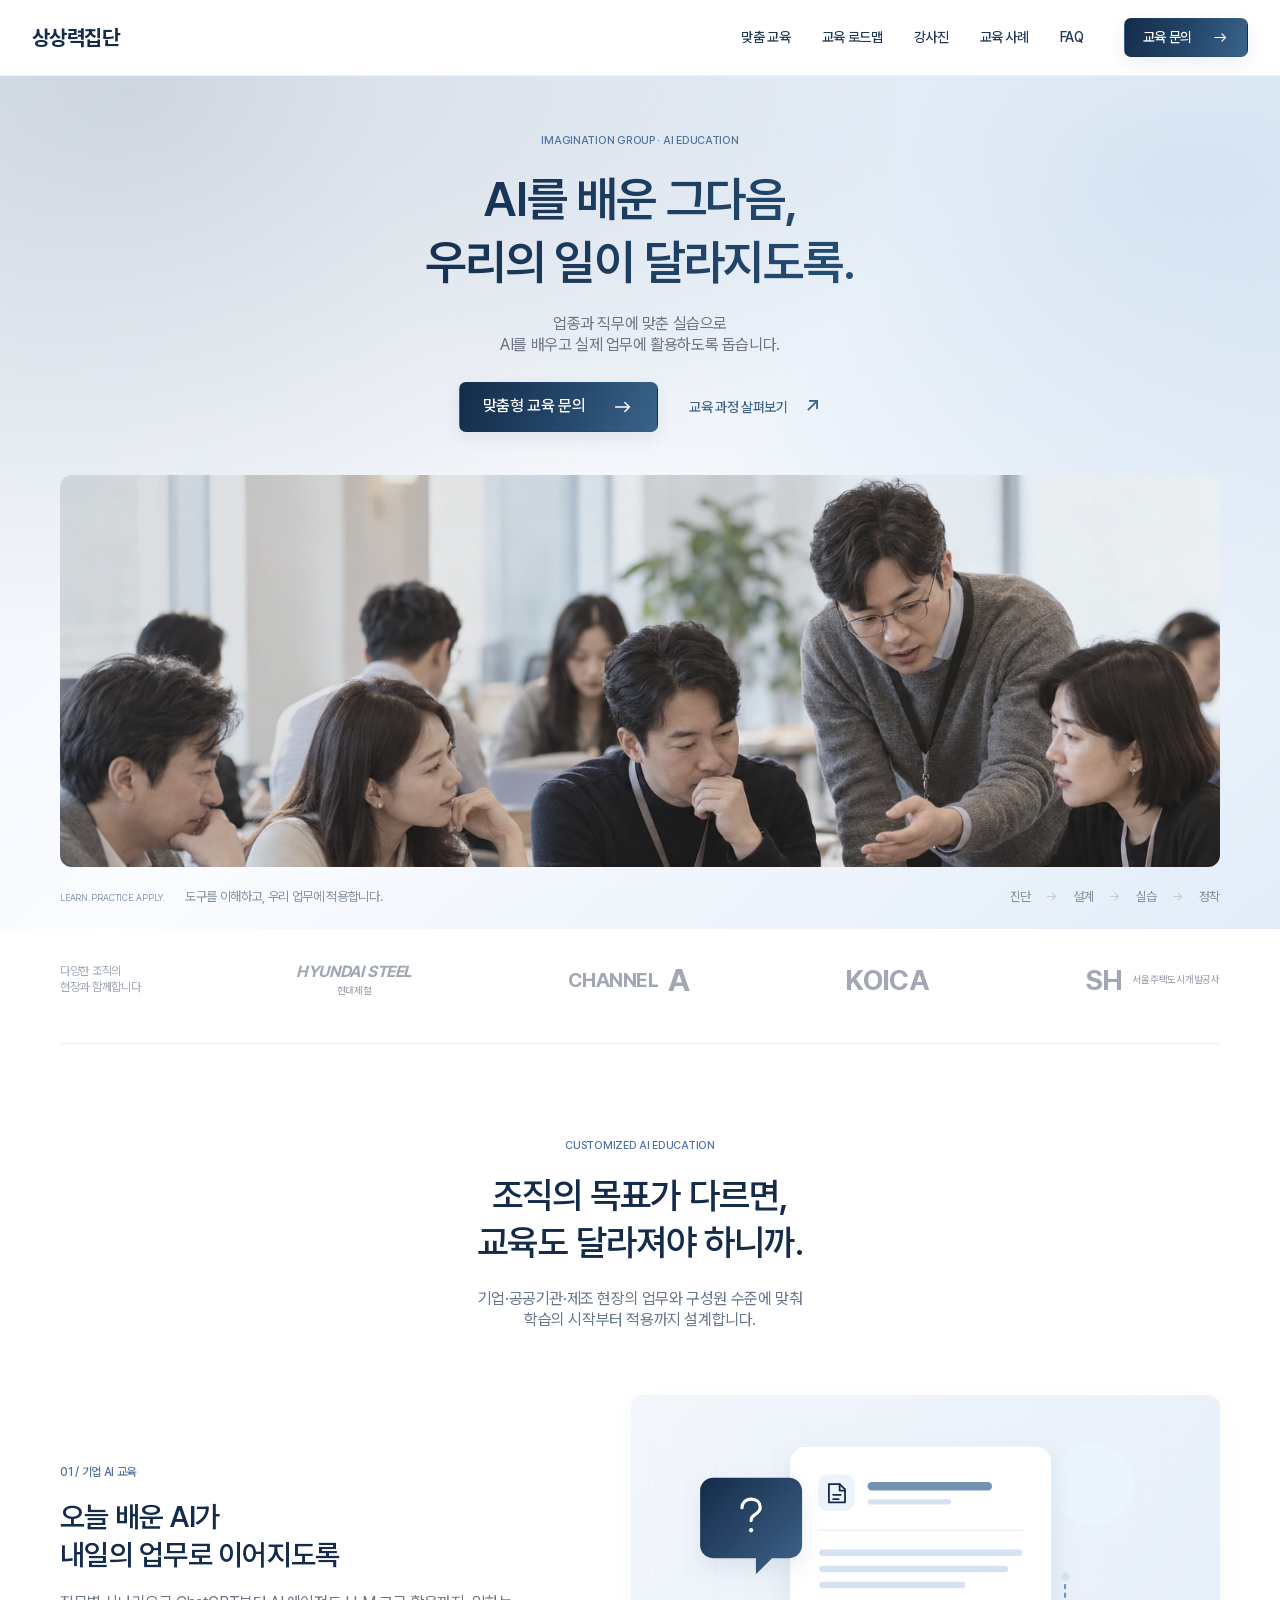
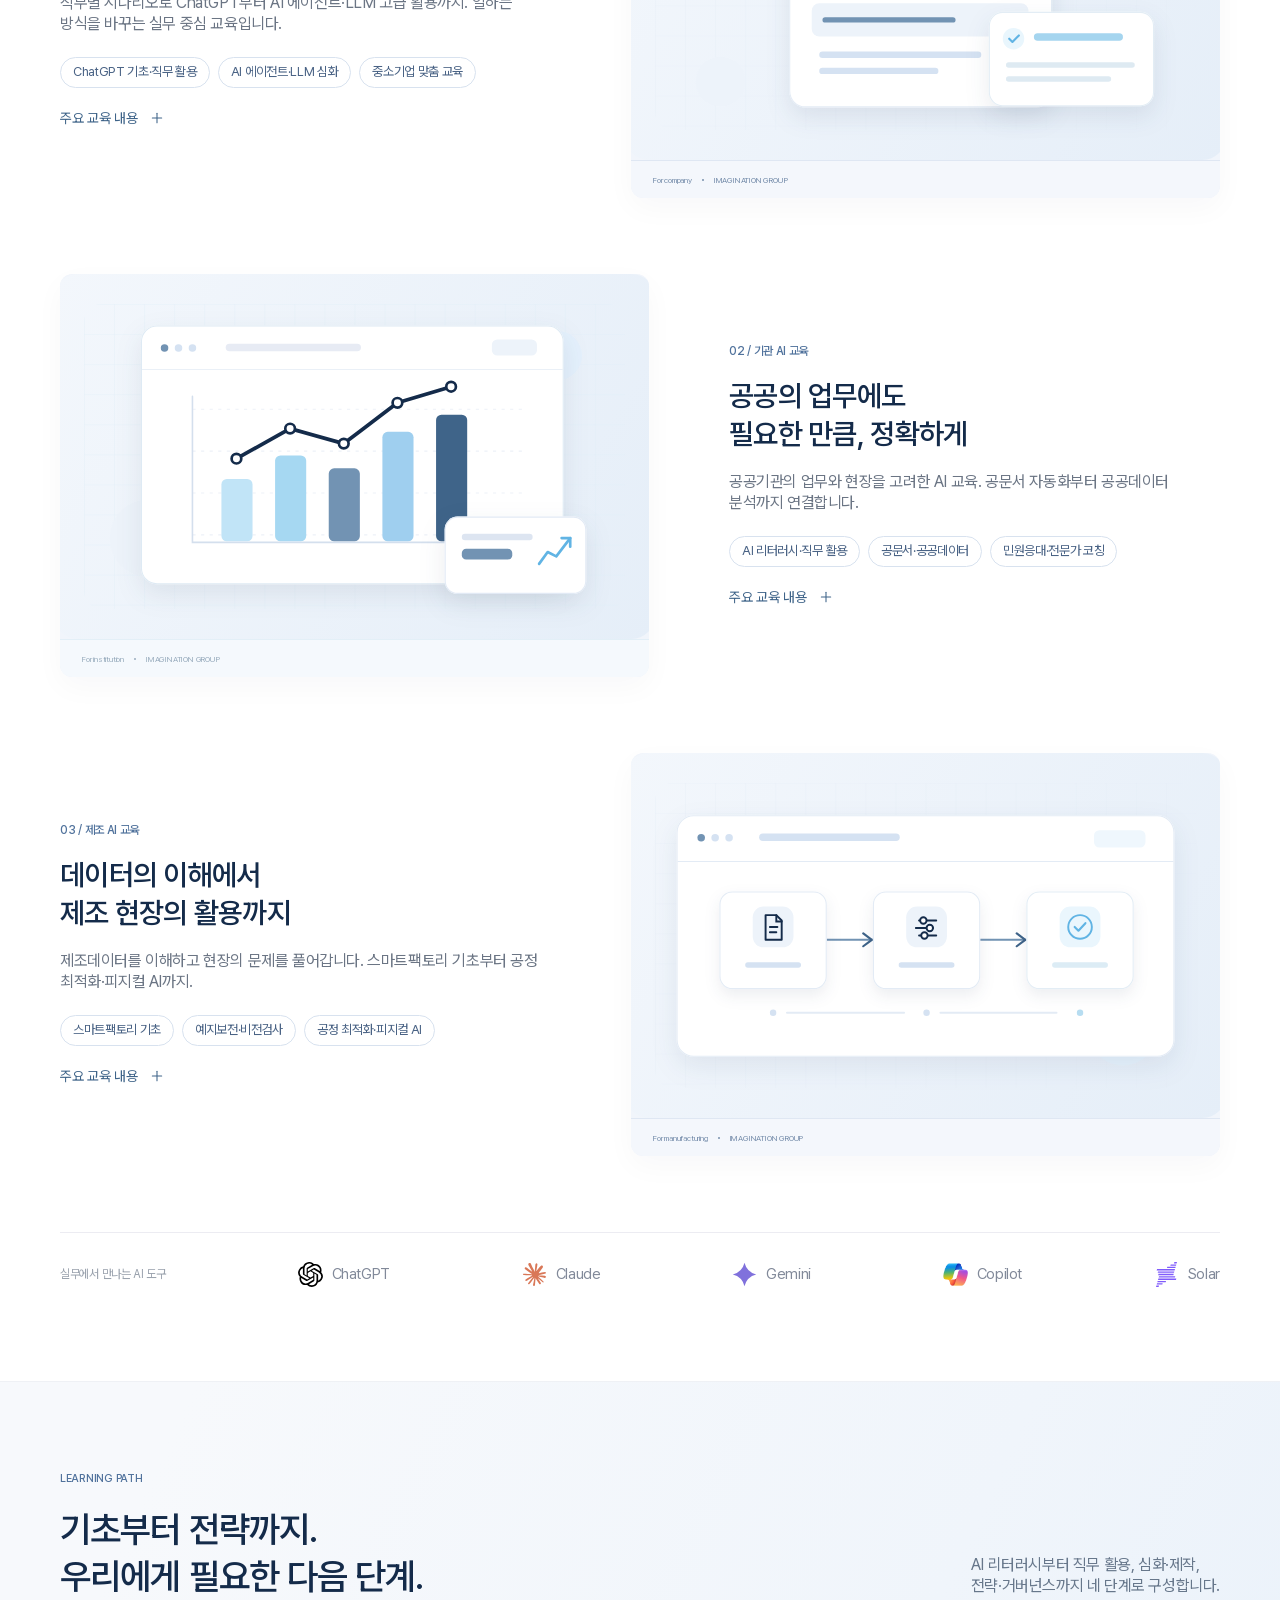
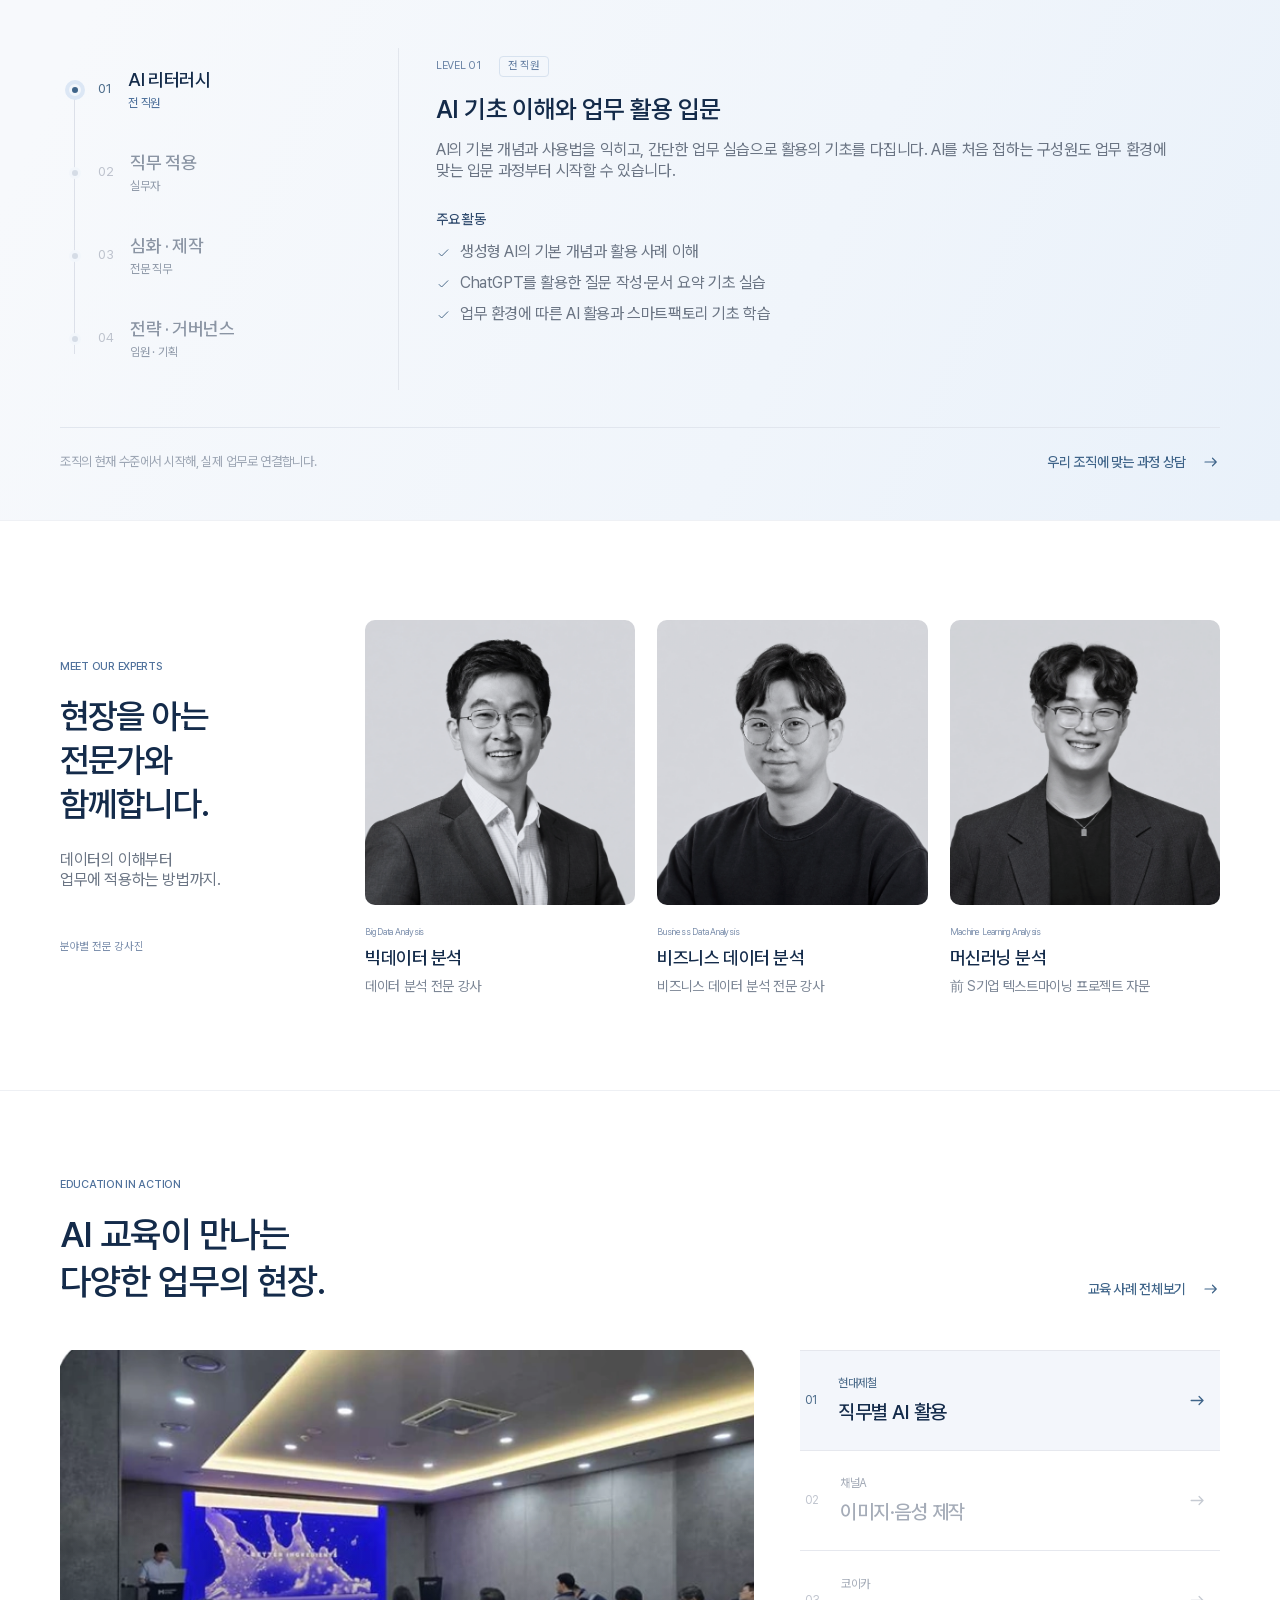
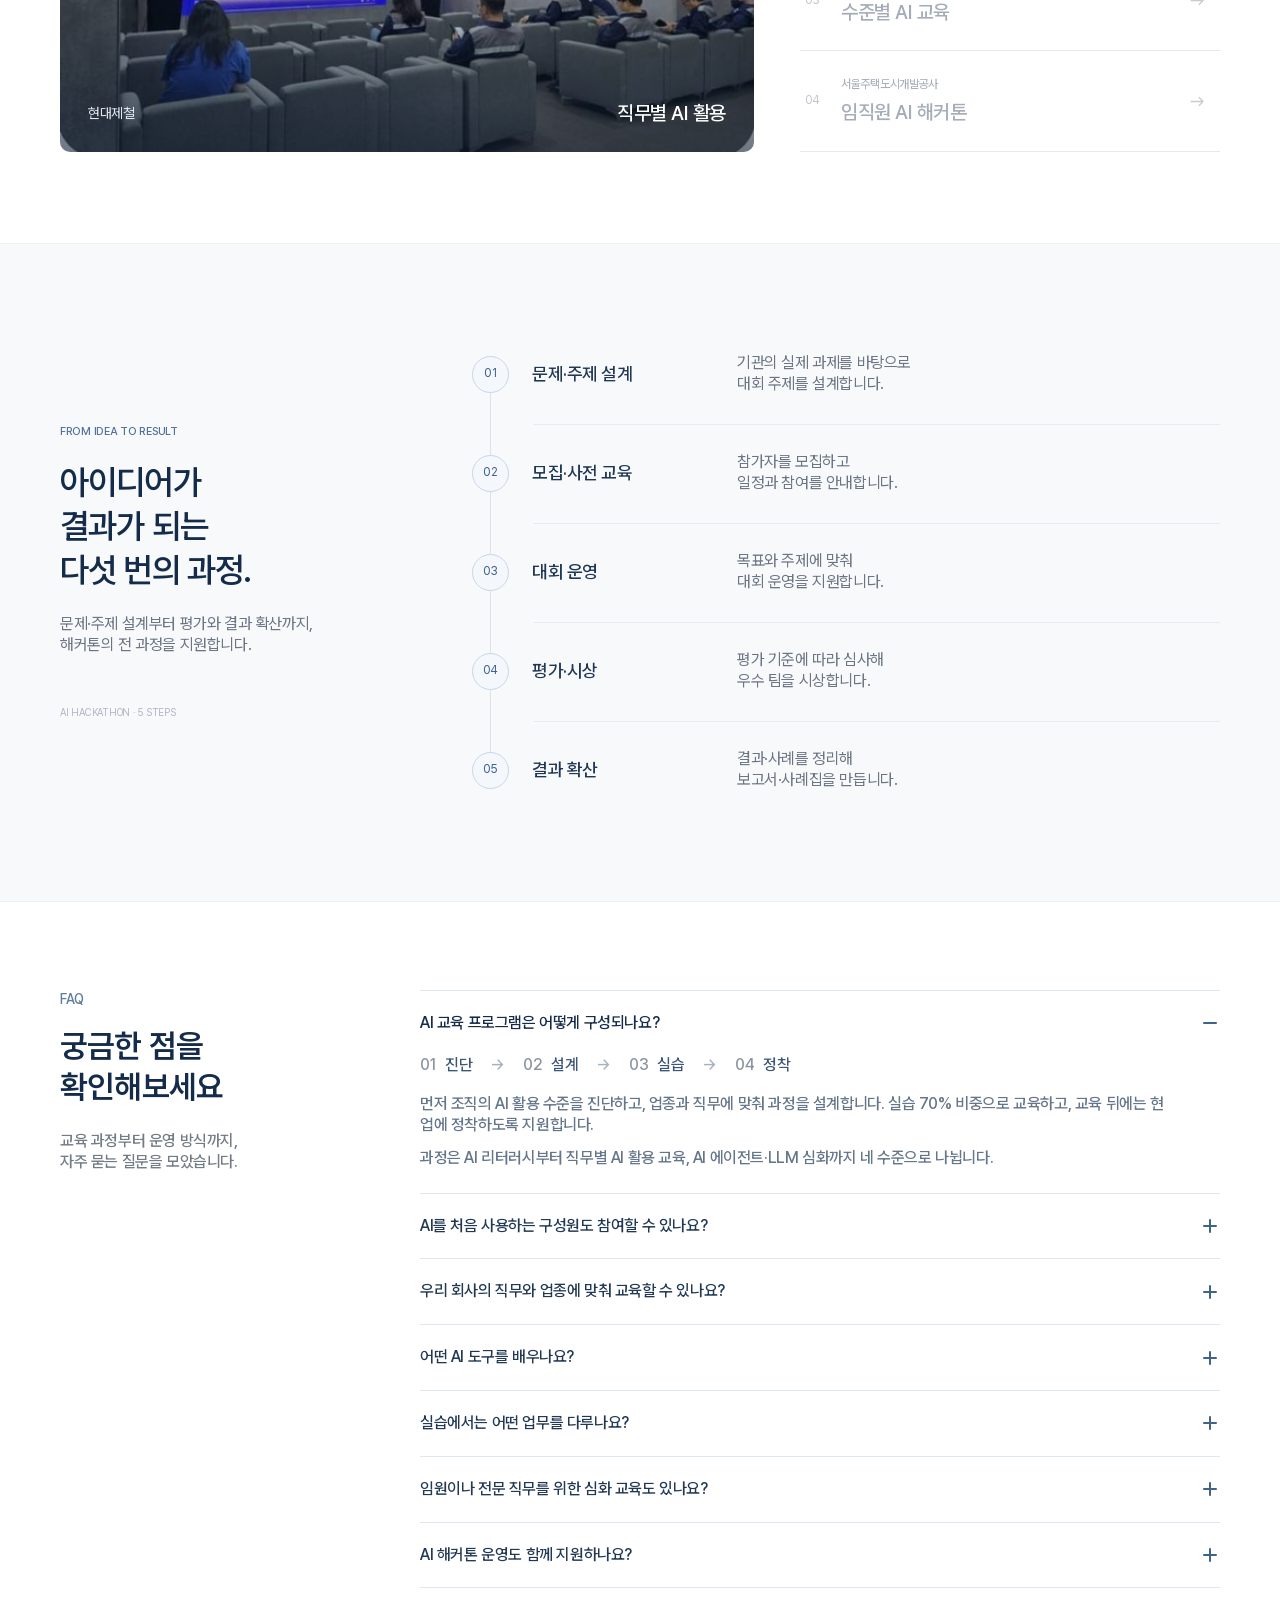
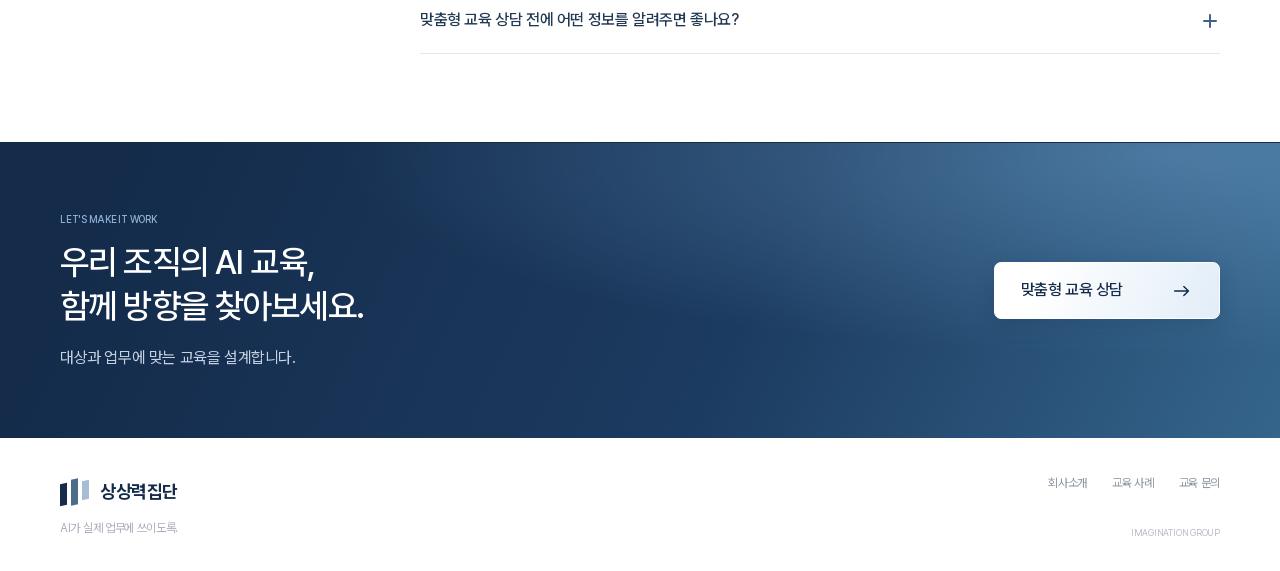
<file: versions/navy-typography/index.html>
<!doctype html><html lang="ko"><head><meta charset="utf-8"><meta name="viewport" content="width=device-width,initial-scale=1"><title>상상력집단 | 실무 중심 AI 교육</title><meta name="description" content="우리 조직의 업무에 맞춘 실무 중심 AI 교육"><link rel="icon" href="assets/favicon.png"><link rel="canonical" href="https://jaycho97.github.io/sangsang-ai-education/versions/navy-typography/"><meta property="og:type" content="website"><meta property="og:title" content="상상력집단 | 실무 중심 AI 교육"><meta property="og:description" content="업종과 직무에 맞춘 실무 중심 AI 교육. 우리 조직의 AI 활용 역량을 키워보세요."><meta property="og:url" content="https://jaycho97.github.io/sangsang-ai-education/versions/navy-typography/"><meta property="og:image" content="https://jaycho97.github.io/sangsang-ai-education/versions/navy-typography/assets/ai-workshop.c64a867b867e.webp"><meta name="twitter:card" content="summary_large_image"><link rel="stylesheet" href="style.0d8b739a7db7.css"><link rel="stylesheet" href="faq.f7496fbab726.css"><script src="site.71b5c6884982.js" defer></script></head><body>
<header class="site-header"><div class="nav-inner"><a class="brand" href="#hero">상상력집단</a><nav aria-label="주 메뉴"><a href="#programs">맞춤 교육</a><a href="#curriculum">교육 로드맵</a><a href="#instructors">강사진</a><a href="#cases">교육 사례</a><a href="#faq">FAQ</a></nav><a class="button black compact" href="#contact">교육 문의 <svg viewBox="0 0 24 24" fill="none" stroke="currentColor" stroke-width="1.6" stroke-linecap="round" stroke-linejoin="round" aria-hidden="true"><path d="M4 12h15m-5-5 5 5-5 5"/></svg></a></div></header>
<main><section class="hero" id="hero"><div class="hero-copy"><p class="eyebrow">IMAGINATION GROUP · AI EDUCATION</p><h1>AI를 배운 그다음,<br>우리의 일이 달라지도록.</h1><p class="hero-description">업종과 직무에 맞춘 실습으로<br>AI를 배우고 실제 업무에 활용하도록 돕습니다.</p><div class="hero-actions"><a class="button black" href="#contact">맞춤형 교육 문의 <svg viewBox="0 0 24 24" fill="none" stroke="currentColor" stroke-width="1.6" stroke-linecap="round" stroke-linejoin="round" aria-hidden="true"><path d="M4 12h15m-5-5 5 5-5 5"/></svg></a><a class="text-link" href="#curriculum">교육 과정 살펴보기 <span>↗</span></a></div></div><div class="hero-stage container"><div class="hero-image"><img src="assets/ai-workshop.c64a867b867e.webp" alt="AI를 함께 배우며 업무 적용 방법을 검토하는 교육 장면"></div><div class="hero-note"><span>LEARN. PRACTICE. APPLY.</span><strong>도구를 이해하고, 우리 업무에 적용합니다.</strong></div><div class="hero-path"><span>진단</span><i>→</i><span>설계</span><i>→</i><span>실습</span><i>→</i><span>정착</span></div></div></section>
<section class="proof container" aria-label="교육 사례 기관"><span>다양한 조직의<br>현장과 함께합니다</span><div class="client-hyundai">HYUNDAI STEEL<small>현대제철</small></div><div class="client-channel">CHANNEL <b>A</b></div><div class="client-koica">KOICA</div><div class="client-sh">SH<small>서울주택도시개발공사</small></div></section>
<section class="programs section" id="programs"><div class="container"><header class="section-heading centered"><span class="eyebrow">CUSTOMIZED AI EDUCATION</span><h2>조직의 목표가 다르면,<br>교육도 달라져야 하니까.</h2><p>기업·공공기관·제조 현장의 업무와 구성원 수준에 맞춰<br>학습의 시작부터 적용까지 설계합니다.</p></header><div class="program-rows"><article class="program-row "><div class="program-copy"><span class="eyebrow">01 / 기업 AI 교육</span><h3>오늘 배운 AI가<br>내일의 업무로 이어지도록</h3><p>직무별 시나리오로 ChatGPT부터 AI 에이전트·LLM 고급 활용까지. 일하는 방식을 바꾸는 실무 중심 교육입니다.</p><div class="topic-tags"><span>ChatGPT 기초·직무 활용</span><span>AI 에이전트·LLM 심화</span><span>중소기업 맞춤 교육</span></div><details class="program-detail"><summary>주요 교육 내용 <svg viewBox="0 0 24 24" fill="none" stroke="currentColor" stroke-width="1.6" stroke-linecap="round" stroke-linejoin="round" aria-hidden="true"><path d="M5 12h14"/><path class="vertical" d="M12 5v14"/></svg></summary><ul><li><h4>ChatGPT 기초·직무 활용</h4><p>생성형 AI 개념과 사용법을 익히고, 직무별 업무 활용을 심화합니다.</p></li><li><h4>AI 에이전트·LLM 심화</h4><p>업무 처리 흐름을 실습하고, 조직별 AI 활용 역량을 강화합니다.</p></li><li><h4>중소기업 맞춤 교육</h4><p>조직 규모와 구성원 수준을 고려해 실제 업무 시나리오로 실습합니다.</p></li></ul></details></div><div class="program-visual"><img src="assets/illus-documents.bbc5b7115f6f.svg" alt="기업 AI 교육의 학습 내용을 표현한 일러스트"><span class="visual-footnote">For company<i></i> IMAGINATION GROUP</span></div></article><article class="program-row reverse"><div class="program-copy"><span class="eyebrow">02 / 기관 AI 교육</span><h3>공공의 업무에도<br>필요한 만큼, 정확하게</h3><p>공공기관의 업무와 현장을 고려한 AI 교육. 공문서 자동화부터 공공데이터 분석까지 연결합니다.</p><div class="topic-tags"><span>AI 리터러시·직무 활용</span><span>공문서·공공데이터</span><span>민원응대·전문가 코칭</span></div><details class="program-detail"><summary>주요 교육 내용 <svg viewBox="0 0 24 24" fill="none" stroke="currentColor" stroke-width="1.6" stroke-linecap="round" stroke-linejoin="round" aria-hidden="true"><path d="M5 12h14"/><path class="vertical" d="M12 5v14"/></svg></summary><ul><li><h4>AI 리터러시·직무 활용</h4><p>공공기관 구성원의 수준과 업무에 맞춰 AI 활용의 기초를 익힙니다.</p></li><li><h4>공문서·공공데이터</h4><p>공문서 자동화와 공공데이터 분석을 실제 업무와 연결합니다.</p></li><li><h4>민원응대·전문가 코칭</h4><p>민원응대 AI 활용과 전문가 코칭으로 업무 적용을 돕습니다.</p></li></ul></details></div><div class="program-visual"><img src="assets/illus-analysis.ac6464de02c6.svg" alt="기관 AI 교육의 학습 내용을 표현한 일러스트"><span class="visual-footnote">For institution<i></i> IMAGINATION GROUP</span></div></article><article class="program-row "><div class="program-copy"><span class="eyebrow">03 / 제조 AI 교육</span><h3>데이터의 이해에서<br>제조 현장의 활용까지</h3><p>제조데이터를 이해하고 현장의 문제를 풀어갑니다. 스마트팩토리 기초부터 공정 최적화·피지컬 AI까지.</p><div class="topic-tags"><span>스마트팩토리 기초</span><span>예지보전·비전검사</span><span>공정 최적화·피지컬 AI</span></div><details class="program-detail"><summary>주요 교육 내용 <svg viewBox="0 0 24 24" fill="none" stroke="currentColor" stroke-width="1.6" stroke-linecap="round" stroke-linejoin="round" aria-hidden="true"><path d="M5 12h14"/><path class="vertical" d="M12 5v14"/></svg></summary><ul><li><h4>스마트팩토리 기초</h4><p>제조 현장의 데이터와 AI 활용의 기초를 학습합니다.</p></li><li><h4>예지보전·비전검사</h4><p>고장 예측, 비전검사와 품질검출을 다룹니다.</p></li><li><h4>공정 최적화·피지컬 AI</h4><p>공정 최적화와 피지컬 AI로 제조 현장의 활용 범위를 넓힙니다.</p></li></ul></details></div><div class="program-visual"><img src="assets/illus-automation.e70c2d851af4.svg" alt="제조 AI 교육의 학습 내용을 표현한 일러스트"><span class="visual-footnote">For manufacturing<i></i> IMAGINATION GROUP</span></div></article></div><div class="tools"><span>실무에서 만나는 AI 도구</span><div><img src="assets/tool-chatgpt.svg" alt="">ChatGPT</div><div><img src="assets/tool-claude-mark.svg" alt="">Claude</div><div><svg viewBox="0 0 32 32" aria-hidden="true"><path d="M16 1Q19 13 31 16Q19 19 16 31Q13 19 1 16Q13 13 16 1" fill="#8071dc"/></svg>Gemini</div><div><img src="assets/tool-copilot.webp" alt="">Copilot</div><div><img src="assets/tool-upstage-mark.svg" alt="">Solar</div></div></div></section>
<section class="curriculum section" id="curriculum"><div class="container"><header class="section-heading split-heading"><div><span class="eyebrow">LEARNING PATH</span><h2>기초부터 전략까지.<br>우리에게 필요한 다음 단계.</h2></div><p>AI 리터러시부터 직무 활용, 심화·제작,<br>전략·거버넌스까지 네 단계로 구성합니다.</p></header><div class="learning-layout"><div class="level-rail" role="tablist" aria-orientation="vertical" aria-label="교육 수준 선택"><button class="level-tab" id="level-tab-1" data-level="1" role="tab" aria-controls="level-1" aria-selected="true" tabindex="0"><span class="rail-dot"></span><span class="level-order">01</span><span class="level-tab-copy"><strong>AI 리터러시</strong><small>전 직원</small></span></button><button class="level-tab" id="level-tab-2" data-level="2" role="tab" aria-controls="level-2" aria-selected="false" tabindex="-1"><span class="rail-dot"></span><span class="level-order">02</span><span class="level-tab-copy"><strong>직무 적용</strong><small>실무자</small></span></button><button class="level-tab" id="level-tab-3" data-level="3" role="tab" aria-controls="level-3" aria-selected="false" tabindex="-1"><span class="rail-dot"></span><span class="level-order">03</span><span class="level-tab-copy"><strong>심화 · 제작</strong><small>전문 직무</small></span></button><button class="level-tab" id="level-tab-4" data-level="4" role="tab" aria-controls="level-4" aria-selected="false" tabindex="-1"><span class="rail-dot"></span><span class="level-order">04</span><span class="level-tab-copy"><strong>전략 · 거버넌스</strong><small>임원 · 기획</small></span></button></div><div class="level-panels"><article class="level-panel" role="tabpanel" id="level-1" aria-labelledby="level-tab-1" ><div class="panel-kicker"><span>LEVEL 01</span><span>전 직원</span></div><h3>AI 기초 이해와 업무 활용 입문</h3><p>AI의 기본 개념과 사용법을 익히고, 간단한 업무 실습으로 활용의 기초를 다집니다. AI를 처음 접하는 구성원도 업무 환경에 맞는 입문 과정부터 시작할 수 있습니다.</p><h4>주요 활동</h4><ul class=""><li><svg viewBox="0 0 24 24" fill="none" stroke="currentColor" stroke-width="1.6" stroke-linecap="round" stroke-linejoin="round" aria-hidden="true"><path d="m5 12 4 4L19 6"/></svg><span>생성형 AI의 기본 개념과 활용 사례 이해</span></li><li><svg viewBox="0 0 24 24" fill="none" stroke="currentColor" stroke-width="1.6" stroke-linecap="round" stroke-linejoin="round" aria-hidden="true"><path d="m5 12 4 4L19 6"/></svg><span>ChatGPT를 활용한 질문 작성·문서 요약 기초 실습</span></li><li><svg viewBox="0 0 24 24" fill="none" stroke="currentColor" stroke-width="1.6" stroke-linecap="round" stroke-linejoin="round" aria-hidden="true"><path d="m5 12 4 4L19 6"/></svg><span>업무 환경에 따른 AI 활용과 스마트팩토리 기초 학습</span></li></ul></article><article class="level-panel" role="tabpanel" id="level-2" aria-labelledby="level-tab-2" hidden><div class="panel-kicker"><span>LEVEL 02</span><span>실무자</span></div><h3>직무별 업무에 AI 활용하기</h3><p>문서 작성부터 데이터 분석, 업무자동화까지. 직무와 업종에 맞는 실제 업무 시나리오로 실습합니다.</p><h4>주요 과정</h4><ul class="two-columns"><li><svg viewBox="0 0 24 24" fill="none" stroke="currentColor" stroke-width="1.6" stroke-linecap="round" stroke-linejoin="round" aria-hidden="true"><path d="m5 12 4 4L19 6"/></svg><span>챗GPT 마스터 교육</span></li><li><svg viewBox="0 0 24 24" fill="none" stroke="currentColor" stroke-width="1.6" stroke-linecap="round" stroke-linejoin="round" aria-hidden="true"><path d="m5 12 4 4L19 6"/></svg><span>업무자동화 AI 활용</span></li><li><svg viewBox="0 0 24 24" fill="none" stroke="currentColor" stroke-width="1.6" stroke-linecap="round" stroke-linejoin="round" aria-hidden="true"><path d="m5 12 4 4L19 6"/></svg><span>VBA(엑셀) AI 활용</span></li><li><svg viewBox="0 0 24 24" fill="none" stroke="currentColor" stroke-width="1.6" stroke-linecap="round" stroke-linejoin="round" aria-hidden="true"><path d="m5 12 4 4L19 6"/></svg><span>PPT AI 활용 (캔바·감마)</span></li><li><svg viewBox="0 0 24 24" fill="none" stroke="currentColor" stroke-width="1.6" stroke-linecap="round" stroke-linejoin="round" aria-hidden="true"><path d="m5 12 4 4L19 6"/></svg><span>챗GPT 엑셀 데이터 분석</span></li><li><svg viewBox="0 0 24 24" fill="none" stroke="currentColor" stroke-width="1.6" stroke-linecap="round" stroke-linejoin="round" aria-hidden="true"><path d="m5 12 4 4L19 6"/></svg><span>경쟁사 정밀분석 AI</span></li><li><svg viewBox="0 0 24 24" fill="none" stroke="currentColor" stroke-width="1.6" stroke-linecap="round" stroke-linejoin="round" aria-hidden="true"><path d="m5 12 4 4L19 6"/></svg><span>중간관리자 AI 리더십</span></li><li><svg viewBox="0 0 24 24" fill="none" stroke="currentColor" stroke-width="1.6" stroke-linecap="round" stroke-linejoin="round" aria-hidden="true"><path d="m5 12 4 4L19 6"/></svg><span>공문서 AI 자동화</span></li><li><svg viewBox="0 0 24 24" fill="none" stroke="currentColor" stroke-width="1.6" stroke-linecap="round" stroke-linejoin="round" aria-hidden="true"><path d="m5 12 4 4L19 6"/></svg><span>예지보전 (고장 예측)</span></li><li><svg viewBox="0 0 24 24" fill="none" stroke="currentColor" stroke-width="1.6" stroke-linecap="round" stroke-linejoin="round" aria-hidden="true"><path d="m5 12 4 4L19 6"/></svg><span>비전검사·품질검출</span></li></ul></article><article class="level-panel" role="tabpanel" id="level-3" aria-labelledby="level-tab-3" hidden><div class="panel-kicker"><span>LEVEL 03</span><span>전문 직무</span></div><h3>AI 전문 활용과 제작 역량 심화</h3><p>AI 에이전트·LLM 고급 활용부터 전문 콘텐츠 제작까지. 전문 직무에 맞는 심화 과정을 선택합니다.</p><h4>주요 과정</h4><ul class="two-columns"><li><svg viewBox="0 0 24 24" fill="none" stroke="currentColor" stroke-width="1.6" stroke-linecap="round" stroke-linejoin="round" aria-hidden="true"><path d="m5 12 4 4L19 6"/></svg><span>LLM 활용 고급화</span></li><li><svg viewBox="0 0 24 24" fill="none" stroke="currentColor" stroke-width="1.6" stroke-linecap="round" stroke-linejoin="round" aria-hidden="true"><path d="m5 12 4 4L19 6"/></svg><span>비용절감 AI 해결사</span></li><li><svg viewBox="0 0 24 24" fill="none" stroke="currentColor" stroke-width="1.6" stroke-linecap="round" stroke-linejoin="round" aria-hidden="true"><path d="m5 12 4 4L19 6"/></svg><span>AI 크리에이티브 워크샵</span></li><li><svg viewBox="0 0 24 24" fill="none" stroke="currentColor" stroke-width="1.6" stroke-linecap="round" stroke-linejoin="round" aria-hidden="true"><path d="m5 12 4 4L19 6"/></svg><span>생성형 이미지·영상 전문</span></li><li><svg viewBox="0 0 24 24" fill="none" stroke="currentColor" stroke-width="1.6" stroke-linecap="round" stroke-linejoin="round" aria-hidden="true"><path d="m5 12 4 4L19 6"/></svg><span>공공데이터 분석 AI</span></li><li><svg viewBox="0 0 24 24" fill="none" stroke="currentColor" stroke-width="1.6" stroke-linecap="round" stroke-linejoin="round" aria-hidden="true"><path d="m5 12 4 4L19 6"/></svg><span>맞춤형 VOD 제작</span></li><li><svg viewBox="0 0 24 24" fill="none" stroke="currentColor" stroke-width="1.6" stroke-linecap="round" stroke-linejoin="round" aria-hidden="true"><path d="m5 12 4 4L19 6"/></svg><span>실시간 AI 전문가 코칭</span></li><li><svg viewBox="0 0 24 24" fill="none" stroke="currentColor" stroke-width="1.6" stroke-linecap="round" stroke-linejoin="round" aria-hidden="true"><path d="m5 12 4 4L19 6"/></svg><span>민원응대 AI 전문</span></li><li><svg viewBox="0 0 24 24" fill="none" stroke="currentColor" stroke-width="1.6" stroke-linecap="round" stroke-linejoin="round" aria-hidden="true"><path d="m5 12 4 4L19 6"/></svg><span>피지컬 AI</span></li><li><svg viewBox="0 0 24 24" fill="none" stroke="currentColor" stroke-width="1.6" stroke-linecap="round" stroke-linejoin="round" aria-hidden="true"><path d="m5 12 4 4L19 6"/></svg><span>공정 최적화</span></li></ul></article><article class="level-panel" role="tabpanel" id="level-4" aria-labelledby="level-tab-4" hidden><div class="panel-kicker"><span>LEVEL 04</span><span>임원 · 기획</span></div><h3>조직의 AI 전략과 거버넌스 설계</h3><p>경영진의 AI 전략부터 조직의 도입 방향까지. AX 전환을 다루는 임원·기획 과정을 운영합니다.</p><h4>주요 과정</h4><ul class=""><li><svg viewBox="0 0 24 24" fill="none" stroke="currentColor" stroke-width="1.6" stroke-linecap="round" stroke-linejoin="round" aria-hidden="true"><path d="m5 12 4 4L19 6"/></svg><span>경영진 AI 전략 워크샵</span></li><li><svg viewBox="0 0 24 24" fill="none" stroke="currentColor" stroke-width="1.6" stroke-linecap="round" stroke-linejoin="round" aria-hidden="true"><path d="m5 12 4 4L19 6"/></svg><span>AI 윤리경영 가이드라인</span></li><li><svg viewBox="0 0 24 24" fill="none" stroke="currentColor" stroke-width="1.6" stroke-linecap="round" stroke-linejoin="round" aria-hidden="true"><path d="m5 12 4 4L19 6"/></svg><span>AI 도입 전사과정 (40h)</span></li><li><svg viewBox="0 0 24 24" fill="none" stroke="currentColor" stroke-width="1.6" stroke-linecap="round" stroke-linejoin="round" aria-hidden="true"><path d="m5 12 4 4L19 6"/></svg><span>인공지능기본법 교육</span></li></ul></article></div></div><div class="learning-foot"><span>조직의 현재 수준에서 시작해, 실제 업무로 연결합니다.</span><a href="#contact" class="text-link">우리 조직에 맞는 과정 상담 <svg viewBox="0 0 24 24" fill="none" stroke="currentColor" stroke-width="1.6" stroke-linecap="round" stroke-linejoin="round" aria-hidden="true"><path d="M4 12h15m-5-5 5 5-5 5"/></svg></a></div></div></section>
<section class="instructors section" id="instructors"><div class="container expertise-layout"><header class="section-heading"><span class="eyebrow">MEET OUR EXPERTS</span><h2>현장을 아는<br>전문가와<br>함께합니다.</h2><p>데이터의 이해부터<br>업무에 적용하는 방법까지.</p><span class="expert-note">분야별 전문 강사진</span></header><div class="expert-row"><article class="expert"><div class="portrait"><img src="assets/instructor-normalized-1.592c4a264cc8.webp" alt="빅데이터 분석 전문 강사"></div><span class="expert-en">Big Data Analysis</span><h3>빅데이터 분석</h3><p>데이터 분석 전문 강사</p></article><article class="expert"><div class="portrait"><img src="assets/instructor-normalized-2.c03315a060b1.webp" alt="비즈니스 데이터 분석 전문 강사"></div><span class="expert-en">Business Data Analysis</span><h3>비즈니스 데이터 분석</h3><p>비즈니스 데이터 분석 전문 강사</p></article><article class="expert"><div class="portrait"><img src="assets/instructor-normalized-3.58bb6dfb79a3.webp" alt="머신러닝 분석 전문 강사"></div><span class="expert-en">Machine Learning Analysis</span><h3>머신러닝 분석</h3><p>前 S기업 텍스트마이닝 프로젝트 자문</p></article></div></div></section>
<section class="cases section" id="cases"><div class="container"><header class="section-heading split-heading"><div><span class="eyebrow">EDUCATION IN ACTION</span><h2>AI 교육이 만나는<br>다양한 업무의 현장.</h2></div><a class="text-link" href="https://imaginationgroup.co.kr/ai-education/cases">교육 사례 전체보기 <svg viewBox="0 0 24 24" fill="none" stroke="currentColor" stroke-width="1.6" stroke-linecap="round" stroke-linejoin="round" aria-hidden="true"><path d="M4 12h15m-5-5 5 5-5 5"/></svg></a></header><div class="case-showcase"><div class="case-images"><figure class="case-photo" id="case-1" role="tabpanel" aria-labelledby="case-tab-1" ><img src="assets/case-1.webp" alt="현대제철 직무별 AI 활용 교육 현장"><figcaption><span>현대제철</span><strong>직무별 AI 활용</strong></figcaption></figure><figure class="case-photo" id="case-2" role="tabpanel" aria-labelledby="case-tab-2" hidden><img src="assets/case-2.webp" alt="채널A 이미지·음성 제작 교육 현장"><figcaption><span>채널A</span><strong>이미지·음성 제작</strong></figcaption></figure><figure class="case-photo" id="case-3" role="tabpanel" aria-labelledby="case-tab-3" hidden><img src="assets/case-3.webp" alt="코이카 수준별 AI 교육 교육 현장"><figcaption><span>코이카</span><strong>수준별 AI 교육</strong></figcaption></figure><figure class="case-photo" id="case-4" role="tabpanel" aria-labelledby="case-tab-4" hidden><img src="assets/case-4.webp" alt="서울주택도시개발공사 임직원 AI 해커톤 교육 현장"><figcaption><span>서울주택도시개발공사</span><strong>임직원 AI 해커톤</strong></figcaption></figure></div><div class="case-selector" role="tablist" aria-label="교육 사례 선택" aria-orientation="vertical"><button class="case-tab" id="case-tab-1" role="tab" aria-controls="case-1" data-case="1" aria-selected="true" tabindex="0"><span class="case-number">01</span><span><small>현대제철</small><strong>직무별 AI 활용</strong></span><svg viewBox="0 0 24 24" fill="none" stroke="currentColor" stroke-width="1.6" stroke-linecap="round" stroke-linejoin="round" aria-hidden="true"><path d="M4 12h15m-5-5 5 5-5 5"/></svg></button><button class="case-tab" id="case-tab-2" role="tab" aria-controls="case-2" data-case="2" aria-selected="false" tabindex="-1"><span class="case-number">02</span><span><small>채널A</small><strong>이미지·음성 제작</strong></span><svg viewBox="0 0 24 24" fill="none" stroke="currentColor" stroke-width="1.6" stroke-linecap="round" stroke-linejoin="round" aria-hidden="true"><path d="M4 12h15m-5-5 5 5-5 5"/></svg></button><button class="case-tab" id="case-tab-3" role="tab" aria-controls="case-3" data-case="3" aria-selected="false" tabindex="-1"><span class="case-number">03</span><span><small>코이카</small><strong>수준별 AI 교육</strong></span><svg viewBox="0 0 24 24" fill="none" stroke="currentColor" stroke-width="1.6" stroke-linecap="round" stroke-linejoin="round" aria-hidden="true"><path d="M4 12h15m-5-5 5 5-5 5"/></svg></button><button class="case-tab" id="case-tab-4" role="tab" aria-controls="case-4" data-case="4" aria-selected="false" tabindex="-1"><span class="case-number">04</span><span><small>서울주택도시개발공사</small><strong>임직원 AI 해커톤</strong></span><svg viewBox="0 0 24 24" fill="none" stroke="currentColor" stroke-width="1.6" stroke-linecap="round" stroke-linejoin="round" aria-hidden="true"><path d="M4 12h15m-5-5 5 5-5 5"/></svg></button></div></div></div></section>
<section class="hackathon section" id="hackathon"><div class="container hackathon-layout"><header class="section-heading"><span class="eyebrow">FROM IDEA TO RESULT</span><h2>아이디어가<br>결과가 되는<br>다섯 번의 과정.</h2><p>문제·주제 설계부터 평가와 결과 확산까지,<br>해커톤의 전 과정을 지원합니다.</p><span class="process-label">AI HACKATHON · 5 STEPS</span></header><ol class="process-list"><li><span class="step-number">01</span><h3>문제·주제 설계</h3><p>기관의 실제 과제를 바탕으로<br>대회 주제를 설계합니다.</p></li><li><span class="step-number">02</span><h3>모집·사전 교육</h3><p>참가자를 모집하고<br>일정과 참여를 안내합니다.</p></li><li><span class="step-number">03</span><h3>대회 운영</h3><p>목표와 주제에 맞춰<br>대회 운영을 지원합니다.</p></li><li><span class="step-number">04</span><h3>평가·시상</h3><p>평가 기준에 따라 심사해<br>우수 팀을 시상합니다.</p></li><li><span class="step-number">05</span><h3>결과 확산</h3><p>결과·사례를 정리해<br>보고서·사례집을 만듭니다.</p></li></ol></div></section>
<section class="faq-v2" id="faq" aria-labelledby="faq-v2-title">
  <div class="faq-v2__layout">
    <header class="faq-v2__intro">
      <p class="faq-v2__label">FAQ</p>
      <h2 class="faq-v2__title" id="faq-v2-title">궁금한 점을<br>확인해보세요</h2>
      <p class="faq-v2__description">교육 과정부터 운영 방식까지,<br>자주 묻는 질문을 모았습니다.</p>
    </header>
    <div class="faq-v2__list">
      <details class="faq-v2__item" id="faq-1" name="education-faq-v2" open>
        <summary class="faq-v2__question">
          <span>AI 교육 프로그램은 어떻게 구성되나요?</span>
          <span class="faq-v2__icon" aria-hidden="true"></span>
        </summary>
        <div class="faq-v2__answer">
          <ol class="faq-v2__flow" aria-label="교육 진행 순서">
            <li><span class="faq-v2__step">01</span><span>진단</span></li>
            <li><span class="faq-v2__step">02</span><span>설계</span></li>
            <li><span class="faq-v2__step">03</span><span>실습</span></li>
            <li><span class="faq-v2__step">04</span><span>정착</span></li>
          </ol>
          <p>먼저 조직의 AI 활용 수준을 진단하고, 업종과 직무에 맞춰 과정을 설계합니다. 실습 70% 비중으로 교육하고, 교육 뒤에는 현업에 정착하도록 지원합니다.</p>
          <p>과정은 AI 리터러시부터 직무별 AI 활용 교육, AI 에이전트·LLM 심화까지 네 수준으로 나뉩니다.</p>
        </div>
      </details>
      <details class="faq-v2__item" id="faq-2" name="education-faq-v2">
        <summary class="faq-v2__question">
          <span>AI를 처음 사용하는 구성원도 참여할 수 있나요?</span>
          <span class="faq-v2__icon" aria-hidden="true"></span>
        </summary>
        <div class="faq-v2__answer">
          <p>네. AI 리터러시 과정은 AI를 처음 접하는 구성원을 위한 입문 과정입니다. 생성형 AI의 기본 개념과 사용법을 익히고, 질문 작성과 문서 요약 같은 기초 실습부터 시작합니다.</p>
          <p>구성원의 현재 수준과 업무 환경에 맞춰 시작할 과정을 선택할 수 있습니다.</p>
        </div>
      </details>
      <details class="faq-v2__item" id="faq-3" name="education-faq-v2">
        <summary class="faq-v2__question">
          <span>우리 회사의 직무와 업종에 맞춰 교육할 수 있나요?</span>
          <span class="faq-v2__icon" aria-hidden="true"></span>
        </summary>
        <div class="faq-v2__answer">
          <p>네. 기업·공공기관·제조 현장의 업무 특성과 구성원 수준에 맞춰 교육 주제와 실습을 설계합니다.</p>
          <p>문서 작성, 공공데이터 분석, 제조데이터 활용 등 실제 업무 시나리오를 바탕으로 필요한 과정을 구성합니다.</p>
        </div>
      </details>
      <details class="faq-v2__item" id="faq-4" name="education-faq-v2">
        <summary class="faq-v2__question">
          <span>어떤 AI 도구를 배우나요?</span>
          <span class="faq-v2__icon" aria-hidden="true"></span>
        </summary>
        <div class="faq-v2__answer">
          <p>ChatGPT, Claude, Gemini, Microsoft 365 Copilot, Solar 등 실무에 활용하는 AI 도구를 다룹니다.</p>
          <p>교육 목표와 직무에 맞춰 활용할 도구와 실습 내용을 구성합니다.</p>
        </div>
      </details>
      <details class="faq-v2__item" id="faq-5" name="education-faq-v2">
        <summary class="faq-v2__question">
          <span>실습에서는 어떤 업무를 다루나요?</span>
          <span class="faq-v2__icon" aria-hidden="true"></span>
        </summary>
        <div class="faq-v2__answer">
          <p>문서 작성·요약, 엑셀 및 공공데이터 분석, 업무자동화 등 실제 업무와 연결되는 주제로 실습합니다.</p>
          <p>실습 70% 비중의 교육을 통해 도구의 기능을 익히는 데서 나아가 업무에 적용하는 방법을 배웁니다.</p>
        </div>
      </details>
      <details class="faq-v2__item" id="faq-6" name="education-faq-v2">
        <summary class="faq-v2__question">
          <span>임원이나 전문 직무를 위한 심화 교육도 있나요?</span>
          <span class="faq-v2__icon" aria-hidden="true"></span>
        </summary>
        <div class="faq-v2__answer">
          <p>네. AI 에이전트·LLM 고급 활용, 전문 콘텐츠 제작 등 전문 직무를 위한 심화 과정을 운영합니다.</p>
          <p>임원·기획 담당자를 위한 AI 전략, 전사 도입 방향, AI 윤리와 거버넌스 과정도 구성할 수 있습니다.</p>
        </div>
      </details>
      <details class="faq-v2__item" id="faq-7" name="education-faq-v2">
        <summary class="faq-v2__question">
          <span>AI 해커톤 운영도 함께 지원하나요?</span>
          <span class="faq-v2__icon" aria-hidden="true"></span>
        </summary>
        <div class="faq-v2__answer">
          <p>네. 문제·주제 설계부터 참가자 모집·사전 교육, 대회 운영, 평가·시상, 결과 확산까지 다섯 단계로 지원합니다.</p>
          <p>기관의 실제 과제를 바탕으로 주제를 설계하고, 결과와 우수 사례를 보고서·사례집으로 정리합니다.</p>
        </div>
      </details>
      <details class="faq-v2__item" id="faq-8" name="education-faq-v2">
        <summary class="faq-v2__question">
          <span>맞춤형 교육 상담 전에 어떤 정보를 알려주면 좋나요?</span>
          <span class="faq-v2__icon" aria-hidden="true"></span>
        </summary>
        <div class="faq-v2__answer">
          <p>교육 대상과 직무, 구성원의 현재 AI 활용 수준, 교육으로 해결하고 싶은 업무나 희망 주제를 알려주시면 교육 방향을 구체화하는 데 도움이 됩니다.</p>
          <a class="faq-v2__contact" href="https://imaginationgroup.co.kr/contact/education">맞춤형 교육 상담하기 <span aria-hidden="true">→</span></a>
        </div>
      </details>
    </div>
  </div>
</section>

<section class="contact" id="contact"><div class="container contact-layout"><div><span class="eyebrow">LET'S MAKE IT WORK</span><h2>우리 조직의 AI 교육,<br>함께 방향을 찾아보세요.</h2><p>대상과 업무에 맞는 교육을 설계합니다.</p></div><a class="button black" href="https://imaginationgroup.co.kr/contact/education">맞춤형 교육 상담 <svg viewBox="0 0 24 24" fill="none" stroke="currentColor" stroke-width="1.6" stroke-linecap="round" stroke-linejoin="round" aria-hidden="true"><path d="M4 12h15m-5-5 5 5-5 5"/></svg></a></div></section>
</main><footer><div class="container footer-inner"><div><a class="brand" href="#hero"><span class="brand-sign" aria-hidden="true"><i></i><i></i><i></i></span>상상력집단</a><p>AI가 실제 업무에 쓰이도록.</p></div><div class="footer-links"><a href="https://imaginationgroup.co.kr/about">회사소개</a><a href="https://imaginationgroup.co.kr/ai-education/cases">교육 사례</a><a href="https://imaginationgroup.co.kr/contact/education">교육 문의</a><span>IMAGINATION GROUP</span></div></div></footer>
</body></html>
</file>
<file: style.0d8b739a7db7.css>
@font-face{font-family:Pretendard;src:url('assets/PretendardVariable.woff2') format('woff2');font-weight:100 900;font-style:normal;font-display:swap}
:root{--ink:#213854;--muted:#67778b;--accent:#142b4a;--line:#e0e7f0;--soft:#f4f7fb}*{box-sizing:border-box}html{scroll-behavior:smooth;scroll-padding-top:94px}body{margin:0;min-width:1100px;font-family:Pretendard,-apple-system,BlinkMacSystemFont,sans-serif;font-size:16px;font-weight:400;line-height:1.3;letter-spacing:-0.025em;color:var(--ink);background:#fff}a{color:inherit;text-decoration:none}button{font:inherit;color:inherit;letter-spacing:-0.025em;cursor:pointer}p,h1,h2,h3,h4,ol,ul,figure{margin:0}img{display:block;max-width:100%}svg{width:22px;height:22px;flex:none}a,button,summary{touch-action:manipulation}a:focus-visible,button:focus-visible,summary:focus-visible{outline:2px solid #3d679b;outline-offset:5px}[hidden]{display:none!important}.container{width:1160px;max-width:calc(100% - 96px);margin:auto}.site-header{height:76px;position:sticky;top:0;z-index:20;background:#fffffff5;backdrop-filter:blur(14px);border-bottom:1px solid #f0f1f3}.nav-inner{height:100%;display:flex;align-items:center;justify-content:space-between;max-width:1344px;padding:0 32px;margin:auto;gap:40px}.brand{font-size:21px;font-weight:700;letter-spacing:-0.025em;display:inline-flex;gap:11px;align-items:center;white-space:nowrap}.brand-sign{width:29px;height:26px;display:flex;gap:4px;align-items:center;transform:skewY(-13deg)}.brand-sign i{height:22px;display:block;width:7px;background:#142b4a}.brand-sign i:nth-child(2){height:26px;background:#4b6b8a}.brand-sign i:nth-child(3){height:19px;background:#a7bcd5}.site-header nav{display:flex;gap:31px;font-size:14px;font-weight:500;margin-left:auto}.site-header nav a:hover{color:var(--accent)}.button{display:inline-flex;align-items:center;justify-content:center;gap:27px;border:1px solid transparent;min-height:50px;border-radius:7px;padding:0 23px;font-size:16px;font-weight:500;transition:background .2s,transform .2s}.button:hover{transform:translateY(-2px)}.black{color:#fff;background:#142b4a}.black:hover{background:#244361}.compact{font-size:14px;min-height:39px;padding:0 18px;gap:20px}.compact svg{width:17px;height:17px}.text-link{display:inline-flex;align-items:center;gap:16px;font-size:14px;line-height:1.3;font-weight:500;color:#3f6489}.text-link>span{font-size:20px}.text-link svg{width:18px;height:18px}.eyebrow{display:block;font-size:11px;line-height:1.3;font-weight:500;letter-spacing:-0.025em;color:#50729c;margin-bottom:20px}.section{padding:94px 0}.section-heading h2{font-size:36px;font-weight:550;line-height:1.3;letter-spacing:-0.025em}.section-heading>p{font-size:16px;line-height:1.3;color:var(--muted);margin-top:22px}.centered{text-align:center}.split-heading{display:flex;align-items:flex-end;justify-content:space-between;gap:80px}.split-heading>p{margin:0 0 4px;max-width:385px}.split-heading>.text-link{margin-bottom:8px}
.hero{padding-top:58px;background:linear-gradient(180deg,#f5f8fc,#fff 75%)}.hero-copy{text-align:center}.hero-copy .eyebrow{margin-bottom:20px;font-size:11px;letter-spacing:-0.025em;color:#50729c}.hero h1{font-size:48px;font-weight:600;letter-spacing:-0.025em;line-height:1.3;color:#142b4a}.hero-description{font-size:16px;line-height:1.3;color:#73808e;margin-top:21px}.hero-actions{display:flex;align-items:center;justify-content:center;gap:31px;margin-top:26px}.hero-stage{position:relative;padding-bottom:46px;margin-top:43px}.hero-image{height:353px;overflow:hidden;border-radius:12px}.hero-image img{height:100%;width:100%;object-fit:cover;object-position:center 41%;filter:saturate(.66) brightness(.96)}.hero-image:after{content:'';position:absolute;left:0;top:0;height:353px;width:100%;border-radius:12px;background:linear-gradient(90deg,#18283920,transparent 70%)}.hero-note{position:absolute;right:32px;bottom:86px;width:272px;padding:24px 27px;background:#ffffffed;box-shadow:0 5px 30px #202b4410;border:1px solid #fff;border-radius:8px}.hero-note>span{font-size:9px;letter-spacing:-0.025em;color:#8397b0}.hero-note strong{display:block;font-size:22px;line-height:1.3;font-weight:500;margin-top:13px;color:#314c6f}.hero-path{position:absolute;bottom:0;left:0;display:flex;gap:20px;align-items:center;justify-content:center;height:46px;width:100%;font-size:13px;color:#8190a1}.hero-path i{font-style:normal;color:#c3c9d2}.proof{padding:31px 0 43px;border-bottom:1px solid #eef0f4;display:flex;align-items:center;justify-content:space-between;color:#a2a8b3;gap:38px}.proof>span{font-size:12px;color:#a1a9b7}.proof>div{display:flex;gap:10px;align-items:center;font-size:28px;line-height:1.3;font-weight:700;letter-spacing:-0.025em}.proof small{font-size:10px;line-height:1.3;font-weight:500;letter-spacing:-0.025em}.proof .client-hyundai{font-size:16px;font-style:italic;flex-direction:column;gap:1px}.client-hyundai small{font-style:normal}.proof .client-channel{font-size:20px}.client-channel b{font-size:31px}.client-sh small{max-width:96px}
.programs{padding-top:95px}.programs .section-heading{margin-bottom:65px}.program-rows{display:flex;flex-direction:column;gap:76px}.program-row{display:grid;grid-template-columns:1fr 1.2fr;gap:80px;align-items:center}.program-row.reverse{grid-template-columns:1.2fr 1fr}.program-row.reverse .program-copy{order:2}.program-row.reverse .program-visual{order:1}.program-copy .eyebrow{font-size:12px;letter-spacing:-0.025em;margin-bottom:17px}.program-copy h3{font-size:29px;line-height:1.3;font-weight:550;letter-spacing:-0.025em}.program-copy>p{font-size:16px;line-height:1.3;color:var(--muted);margin-top:20px;word-break:keep-all}.topic-tags{display:flex;flex-wrap:wrap;gap:8px;margin-top:22px}.topic-tags span{display:block;border:1px solid #d8e2ef;border-radius:99px;padding:6px 12px;font-size:13px;color:#4a6385;line-height:1.3;background:#fff}.program-visual{border-radius:12px;overflow:hidden;background:#f1f5fb;position:relative}.program-visual>img{width:100%;height:365px;object-fit:cover}.visual-footnote{height:38px;padding:0 22px;display:flex;align-items:center;gap:10px;font-size:8px;letter-spacing:-0.025em;color:#7990ad;border-top:1px solid #dfe7f3;background:#f4f7fc}.visual-footnote i{display:block;width:2px;height:2px;border-radius:50%;background:currentColor}.program-row.reverse .visual-footnote{background:#f5f9fd;border-color:#e3eff7;color:#9baebf}.program-detail{margin-top:20px}.program-detail>summary{display:inline-flex;gap:12px;align-items:center;font-size:14px;color:#3f6489;list-style:none;cursor:pointer}.program-detail summary::-webkit-details-marker{display:none}.program-detail summary::marker{content:''}.program-detail svg{width:16px;height:16px}.program-detail[open] .vertical{display:none}.program-detail ul{list-style:none;padding:19px 0 0;margin-top:13px;border-top:1px solid #e2e8f0;display:grid;gap:18px}.program-detail h4{font-size:16px;font-weight:500;margin-bottom:5px}.program-detail li>p{font-size:16px;line-height:1.3;color:#77818f;word-break:keep-all}.tools{margin-top:76px;display:flex;align-items:center;justify-content:space-between;gap:25px;padding-top:29px;border-top:1px solid #ececf2}.tools>span{font-size:12px;color:#9ba3ae}.tools>div{display:flex;gap:9px;align-items:center;font-size:15px;color:#818999}.tools img,.tools svg{width:25px;height:25px;object-fit:contain}
.curriculum{background:#f7f8fb;border-block:1px solid #eff1f5;padding:90px 0 48px}.learning-layout{display:grid;grid-template-columns:270px 1fr;gap:68px;margin-top:48px;padding-bottom:37px}.level-rail{position:relative;display:flex;flex-direction:column;gap:0;padding-left:9px}.level-rail:before{content:'';position:absolute;left:14px;top:36px;bottom:36px;width:1px;background:#dce0e9}.level-tab{position:relative;display:flex;align-items:center;text-align:left;gap:17px;border:0;background:transparent;padding:16px 12px 16px 0;height:83px;color:#acb3c0}.rail-dot{height:12px;width:12px;flex:none;border:3px solid #f7f8fb;border-radius:50%;background:#d5dce6;z-index:1}.level-order{font-size:13px;line-height:1.3;color:#bdc2cd;font-weight:400}.level-tab-copy{display:flex;flex-direction:column;gap:5px}.level-tab strong{font-size:18px;line-height:1.3;font-weight:500}.level-tab small{font-size:12px;line-height:1.3;color:#afb6c3}.level-tab[aria-selected=true]{color:#142b4a}.level-tab[aria-selected=true] .rail-dot{background:#3f6489;box-shadow:0 0 0 4px #dce7f5}.level-tab[aria-selected=true] .level-order{color:#4b6b8a}.level-tab[aria-selected=true] small{color:#50729c}.level-panels{min-height:342px;padding-left:37px;border-left:1px solid #e2e6ed}.panel-kicker{display:flex;gap:18px;align-items:center;margin-bottom:16px;font-size:11px;line-height:1.3;letter-spacing:-0.025em;color:#6680a3}.panel-kicker span:last-child{padding:2px 8px;border:1px solid #d7e2ef;border-radius:4px;font-size:11px;line-height:1.3;letter-spacing:-0.025em}.level-panel{padding-top:8px}.level-panel>h3{font-size:25px;line-height:1.3;font-weight:550;letter-spacing:-0.025em}.level-panel>p{font-size:16px;color:#7d8795;line-height:1.3;margin-top:15px;max-width:737px;word-break:keep-all}.level-panel>h4{font-size:14px;font-weight:500;margin-top:28px;margin-bottom:14px;color:#314c6f}.level-panel ul{display:grid;gap:10px;list-style:none;padding:0}.level-panel ul.two-columns{grid-template-columns:1fr 1fr;column-gap:24px}.level-panel li{display:flex;align-items:flex-start;gap:9px;color:#788292;font-size:16px;line-height:1.3;word-break:keep-all}.level-panel li svg{width:15px;height:15px;margin-top:4px;color:#4b6b8a}.learning-foot{padding-top:25px;border-top:1px solid #e1e6ee;display:flex;align-items:center;justify-content:space-between}.learning-foot>span{font-size:13px;color:#9da6b4}.learning-foot .text-link{color:#3f6489}
.instructors{padding:99px 0 95px}.expertise-layout{display:grid;grid-template-columns:245px 1fr;gap:60px;align-items:center}.instructors .section-heading h2{font-size:34px;line-height:1.3}.instructors .section-heading p{font-size:16px;color:#929aa7;line-height:1.3;margin-top:23px}.expert-note{display:block;margin-top:49px;font-size:11px;color:#7d90ad;letter-spacing:-0.025em}.expert-row{display:grid;grid-template-columns:repeat(3,1fr);gap:22px}.portrait{height:285px;overflow:hidden;border-radius:10px;background:#edeff4}.portrait img{width:100%;height:100%;object-fit:cover;object-position:center 28%;mix-blend-mode:multiply;filter:grayscale(.35)}.expert-en{font-size:9px;letter-spacing:-0.025em;display:block;margin-top:21px;color:#7d90ad}.expert h3{font-size:18px;line-height:1.3;font-weight:500;margin-top:9px;white-space:nowrap}.expert p{font-size:13px;line-height:1.3;color:#9aa1ac;margin-top:7px;word-break:keep-all}
.cases{padding:87px 0 91px;border-top:1px solid #eef0f4}.case-showcase{display:grid;grid-template-columns:1.65fr 1fr;gap:46px;margin-top:44px;align-items:stretch}.case-images{position:relative;height:402px;overflow:hidden;border-radius:10px}.case-photo{height:100%;position:relative}.case-photo>img{height:100%;width:100%;object-fit:cover;object-position:center}.case-photo:after{content:'';position:absolute;inset:40% 0 0;background:linear-gradient(transparent,#1220349c)}.case-photo figcaption{position:absolute;bottom:26px;left:28px;right:28px;color:#fff;z-index:1;display:flex;align-items:center;justify-content:space-between;gap:20px}.case-photo figcaption>span{font-size:14px;color:#e2e7ef}.case-photo strong{font-size:20px;font-weight:500}.case-selector{display:flex;flex-direction:column;border-top:1px solid #e5e7ed}.case-tab{border:0;border-bottom:1px solid #e6e8ee;display:flex;align-items:center;gap:21px;padding:18px 13px 18px 5px;background:#fff;text-align:left;flex:1;color:#a5acb8}.case-number{font-size:12px;line-height:1.3;color:#c0c5cf}.case-tab>span:nth-child(2){flex:1;display:flex;flex-direction:column;gap:7px}.case-tab small{font-size:12px;color:#a6adb9;font-weight:400}.case-tab strong{font-size:20px;font-weight:500}.case-tab svg{width:19px;height:19px;color:#c6cbd3}.case-tab[aria-selected=true]{color:#142b4a}.case-tab[aria-selected=true] .case-number,.case-tab[aria-selected=true] small{color:#4b6b8a}.case-tab[aria-selected=true] svg{color:#3f6489}
.hackathon{background:#f8f9fb;border-block:1px solid #edf0f4;padding:81px 0}.hackathon-layout{display:grid;grid-template-columns:340px 1fr;gap:72px;align-items:center}.hackathon .section-heading h2{font-size:34px;line-height:1.3}.hackathon .section-heading p{font-size:16px;line-height:1.3;color:#929baa}.process-label{display:block;font-size:10px;letter-spacing:-0.025em;color:#b3b4c2;margin-top:50px}.process-list{list-style:none;padding:0;position:relative}.process-list:before{content:'';position:absolute;left:18px;top:40px;bottom:40px;width:1px;background:#dfe1e9}.process-list li{display:grid;grid-template-columns:37px 182px 1fr;align-items:center;gap:23px;position:relative;min-height:99px}.process-list li+li:after{content:'';position:absolute;top:0;left:61px;right:0;height:1px;background:#e8ebf1}.step-number{display:grid;place-items:center;border-radius:50%;height:37px;width:37px;background:#f8f9fb;border:1px solid #cddcec;position:relative;z-index:1;font-size:12px;line-height:1.3;color:#547499}.process-list h3{font-size:18px;font-weight:500;line-height:1.3;white-space:nowrap}.process-list p{font-size:14px;color:#929caa;line-height:1.3;word-break:keep-all}
.contact{padding:70px 0;background:linear-gradient(105deg,#f1ebfa,#f0f6fb);border-top:1px solid #d7e2f0}.contact-layout{display:flex;align-items:center;justify-content:space-between;gap:80px}.contact .eyebrow{margin-bottom:14px;font-size:10px}.contact h2{font-size:34px;font-weight:500;line-height:1.3;letter-spacing:-0.025em}.contact p{font-size:16px;color:#788da9;margin-top:19px}.contact .button{padding:0 26px;min-height:57px;gap:48px}footer{padding:38px 0 32px}.footer-inner{display:flex;align-items:center;justify-content:space-between}.footer-inner .brand{font-size:18px}.footer-inner>div>p{font-size:12px;color:#abb1bc;margin-top:12px}.footer-links{display:flex;gap:25px;font-size:12px;color:#8d96a5;flex-wrap:wrap;justify-content:flex-end;max-width:450px}.footer-links span{width:100%;text-align:right;font-size:9px;letter-spacing:-0.025em;color:#b7bbc5;margin-top:10px}
@media(prefers-reduced-motion:reduce){html{scroll-behavior:auto}*,*:before,*:after{transition:none!important}}

/* Photo keeps complete faces visible; its caption sits beneath the image. */
.hero-stage{padding-bottom:0}
.hero-image,.hero-image:after{height:392px}
.hero-image img{object-position:center 14%}
.hero-note{position:static;display:flex;align-items:center;gap:20px;width:auto;height:62px;padding:0;background:transparent;box-shadow:none;border:0;border-radius:0}
.hero-note>span{font-size:9px;color:#8397b0;letter-spacing:-0.025em}
.hero-note strong{font-size:13px;line-height:1.3;font-weight:400;margin:0;color:#8591a1}
.hero-path{left:auto;right:0;bottom:0;width:auto;height:62px;gap:15px}
.hero-description,.program-copy>p,.program-detail li>p,.level-panel>p,.level-panel li,.instructors .section-heading p,.hackathon .section-heading p,.process-list p,.contact p{color:#6b7584}
.process-list p{font-size:16px}
.expert p{font-size:14px;color:#7d8796}
.level-tab{color:#8b95a4}
.level-tab small{color:#929cab}

/* Navy brand palette; layout and type remain unchanged. */
:root{--navy:#142b4a;--navy-hover:#244361;--navy-tint:#edf3fa}
.brand,.section-heading h2,.program-copy h3,.level-panel h3,.expert h3{color:var(--navy)}
.level-tab[aria-selected=true] strong{color:var(--navy)}
.case-tab[aria-selected=true]{background:#f3f6fb}
.step-number{color:#3c608f;border-color:#c7d6e9;background:#f4f7fb}
.contact{background:linear-gradient(112deg,#142b4a,#203f60);border-top:1px solid #142b4a}
.contact .eyebrow{color:#91b1d7}
.contact h2{color:#fff}
.contact p{color:#c4d2e4}
.contact .button{background:#fff;color:#142b4a;border-color:#fff}
.contact .button:hover{background:#eaf1fb}

/* Layered navy gradients, based on the selected #142B4A brand color. */
:root{--navy-gradient:linear-gradient(112deg,#142b4a 0%,#234669 52%,#3b648a 100%)}
.hero{
  background:
    radial-gradient(ellipse at 10% 2%,#142b4a26 0%,transparent 48%),
    radial-gradient(ellipse at 92% 11%,#7fa8d247 0%,transparent 48%),
    linear-gradient(140deg,#edf3fa 0%,#fafcff 49%,#e2edf8 100%);
}
.hero h1{
  background:linear-gradient(108deg,#142b4a 28%,#244b70 65%,#426e96 94%);
  background-clip:text;
  -webkit-background-clip:text;
  color:transparent;
}
.button.black{background:var(--navy-gradient);box-shadow:0 6px 18px #142b4a14}
.button.black:hover{background:linear-gradient(112deg,#102039,#1f4163 60%,#315b83)}
.program-visual{box-shadow:0 10px 30px #142b4a08}
.curriculum{background:linear-gradient(115deg,#f7f9fc 12%,#f0f5fb 64%,#e9f1fa 100%)}
.rail-dot{border-color:#f2f6fb}
.contact{
  background:
    radial-gradient(ellipse at 92% 4%,#75a9d370 0%,transparent 50%),
    linear-gradient(115deg,#142b4a 8%,#1c3b60 58%,#35658c 100%);
}
.contact .button.black{background:linear-gradient(112deg,#fff 20%,#e2edf8 100%);box-shadow:0 6px 20px #07182c26;color:#142b4a}
.contact .button.black:hover{background:linear-gradient(112deg,#fff,#d5e6f6)}
@media(forced-colors:active){.hero h1{background:none;color:CanvasText}}

/* Shared website typography: Pretendard, tracking -2.5%, leading 130%. */
button,input,select,textarea{font-family:inherit;line-height:1.3;letter-spacing:-0.025em}

/* Calculate em tracking per element rather than inheriting a parent pixel value. */
body *{letter-spacing:-0.025em}
</file>
<file: faq.f7496fbab726.css>
.faq-v2 {
  padding: 88px 0;
  background: #fff;
  color: #142b4a;
  font-family: inherit;
  font-size: 16px;
  font-weight: 500;
  line-height:1.3;
  letter-spacing:-0.025em;
}

.faq-v2 .faq-v2__layout {
  display: grid;
  grid-template-columns: 280px minmax(0, 1fr);
  align-items: start;
  gap: 80px;
  width: min(1160px, calc(100% - 80px));
  margin: 0 auto;
}

.faq-v2 .faq-v2__label {
  margin: 0 0 18px;
  color: #617c9c;
  font-size: 14px;
  font-weight: 500;
  line-height:1.3;
  letter-spacing:-0.025em;
}

.faq-v2 .faq-v2__title {
  margin: 0;
  color: #142b4a;
  font-size: 32px;
  font-weight: 600;
  line-height:1.3;
  letter-spacing:-0.025em;
}

.faq-v2 .faq-v2__description {
  margin: 22px 0 0;
  color: #737b85;
  font-size: 16px;
  font-weight: 500;
  line-height:1.3;
  letter-spacing:-0.025em;
}

.faq-v2 .faq-v2__list {
  min-width: 0;
  border-top: 1px solid #dfe7f1;
}

.faq-v2 .faq-v2__item {
  margin: 0;
  border-bottom: 1px solid #dfe7f1;
  background: #fff;
}

.faq-v2 .faq-v2__question {
  display: flex;
  align-items: center;
  justify-content: space-between;
  gap: 24px;
  margin: 0;
  padding: 22px 0;
  color: #223954;
  font-size: 16px;
  font-weight: 500;
  line-height:1.3;
  letter-spacing:-0.025em;
  list-style: none;
  cursor: pointer;
}

.faq-v2 .faq-v2__question::-webkit-details-marker {
  display: none;
}

.faq-v2 .faq-v2__question::marker {
  content: "";
}

.faq-v2 .faq-v2__question:focus-visible {
  outline: 2px solid #5176aa;
  outline-offset: 4px;
}

.faq-v2 .faq-v2__item[open] > .faq-v2__question {
  color: #142b4a;
}

.faq-v2 .faq-v2__icon {
  position: relative;
  display: block;
  flex: 0 0 20px;
  width: 20px;
  height: 20px;
}

.faq-v2 .faq-v2__icon::before,
.faq-v2 .faq-v2__icon::after {
  position: absolute;
  top: 9px;
  left: 3px;
  width: 14px;
  height: 2px;
  border-radius: 1px;
  background: #3f6489;
  content: "";
}

.faq-v2 .faq-v2__icon::after {
  transform: rotate(90deg);
}

.faq-v2 .faq-v2__item[open] .faq-v2__icon::after {
  display: none;
}

.faq-v2 .faq-v2__answer {
  padding: 0 44px 24px 0;
  color: #65758a;
  font-size: 16px;
  font-weight: 500;
  line-height:1.3;
  letter-spacing:-0.025em;
}

.faq-v2 .faq-v2__answer p {
  margin: 0;
  font-size: 16px;
  font-weight: 500;
  line-height:1.3;
  letter-spacing:-0.025em;
}

.faq-v2 .faq-v2__answer p + p {
  margin-top: 12px;
}

.faq-v2 .faq-v2__flow {
  display: flex;
  flex-wrap: wrap;
  align-items: center;
  gap: 12px 18px;
  margin: 0 0 18px;
  padding: 0;
  color: #3b5577;
  list-style: none;
}

.faq-v2 .faq-v2__flow li {
  display: inline-flex;
  align-items: center;
  gap: 9px;
  font-size: 16px;
  font-weight: 500;
  line-height:1.3;
  letter-spacing:-0.025em;
}

.faq-v2 .faq-v2__flow li:not(:last-child)::after {
  margin-left: 9px;
  color: #a9b1ba;
  content: "→";
}

.faq-v2 .faq-v2__step {
  color: #8c96a2;
  font-size: 16px;
  font-weight: 500;
  line-height:1.3;
}

.faq-v2 .faq-v2__contact {
  display: inline-flex;
  align-items: center;
  gap: 8px;
  margin-top: 16px;
  color: #333e4b;
  font-size: 16px;
  font-weight: 500;
  line-height:1.3;
  letter-spacing:-0.025em;
  text-decoration: underline;
  text-underline-offset: 4px;
}

.faq-v2 .faq-v2__contact:focus-visible {
  outline: 2px solid #5176aa;
  outline-offset: 4px;
}
</file>
<file: versions/allganize/style.fcd6881d9480.css>
@font-face{font-family:Pretendard;src:url('assets/PretendardVariable.woff2') format('woff2');font-weight:100 900;font-style:normal;font-display:swap}
:root{--navy:#142b4a;--ink:#202a38;--muted:#6e7886;--line:#e3e7e8;--surface:#f8f9f5;--blue:#6388b5}*{box-sizing:border-box}html{scroll-behavior:smooth;scroll-padding-top:95px}body{margin:0;min-width:1100px;background:var(--surface);font:400 16px/1.5 Pretendard,-apple-system,BlinkMacSystemFont,sans-serif;letter-spacing:-.02em;color:var(--ink)}a{color:inherit;text-decoration:none}button{font:inherit;color:inherit;letter-spacing:inherit;cursor:pointer}p,h1,h2,h3,h4,figure,ol,ul{margin:0}img{display:block;max-width:100%}svg{width:22px;height:22px;flex:none}a,button,summary{touch-action:manipulation}a:focus-visible,button:focus-visible,summary:focus-visible{outline:2px solid #648cc0;outline-offset:5px}[hidden]{display:none!important}.container{width:1160px;max-width:calc(100% - 96px);margin:auto}.site-header{height:76px;position:sticky;top:0;z-index:30;background:#ffffffed;backdrop-filter:blur(14px);border-bottom:1px solid #e8ebee}.nav-inner{width:1280px;max-width:calc(100% - 64px);height:100%;margin:auto;display:flex;align-items:center;gap:44px;justify-content:space-between}.wordmark{font-size:22px;font-weight:750;letter-spacing:-.055em;color:var(--navy);white-space:nowrap}.site-header nav{display:flex;align-items:center;gap:30px;font-size:14px;color:#626b78;font-weight:500;margin-left:auto}.site-header nav a:hover{color:var(--navy)}.button{display:inline-flex;justify-content:center;align-items:center;gap:21px;min-height:49px;padding:0 23px;border-radius:99px;border:1px solid transparent;font-size:15px;line-height:24px;font-weight:550;transition:transform .2s,box-shadow .2s}.button:hover{transform:translateY(-2px)}.solid{color:#fff;background:linear-gradient(110deg,#142b4a,#41688e);box-shadow:0 8px 17px #20395812}.outline{background:#ffffff90;border-color:#d4dbe1;color:#42566f}.nav-contact{min-height:39px;font-size:13px;padding:0 19px;border-radius:8px;gap:16px}.nav-contact svg{width:16px;height:16px}.eyebrow{display:flex;align-items:center;gap:10px;color:#7891ae;font:500 10px/18px ui-monospace,SFMono-Regular,Menlo,monospace;letter-spacing:.1em;margin-bottom:22px}.eyebrow:before{content:'';display:block;width:20px;height:1px;background:#90a7c2}.centered .eyebrow,.contact .eyebrow{justify-content:center}.mono{font:500 10px/18px ui-monospace,SFMono-Regular,Menlo,monospace;letter-spacing:.05em;color:#8092a6}.section{padding:88px 0}.section-heading{margin-bottom:45px}.section-heading h2{font-size:36px;font-weight:650;line-height:1.35;letter-spacing:-.035em}.section-heading>p{color:var(--muted);font-size:16px;line-height:1.75;margin-top:20px}.section-heading.centered{text-align:center}.section-heading.split{display:flex;align-items:flex-end;justify-content:space-between;gap:70px}.section-heading.split>p{margin:0 0 4px;color:#89929d}.text-link{display:inline-flex;align-items:center;gap:14px;font-size:14px;font-weight:500;color:#657d9a;margin-bottom:4px}.text-link svg{width:18px;height:18px}
.hero{padding:64px 0 50px;background:radial-gradient(ellipse at 14% 0,#dce3f178,transparent 51%),radial-gradient(ellipse at 82% 57%,#e4edf554,transparent 48%),#fafbf7;overflow:hidden}.hero-grid{display:grid;grid-template-columns:480px minmax(0,1fr);gap:68px;align-items:center;min-height:510px}.hero-copy .eyebrow{margin-bottom:29px;font-size:11px;letter-spacing:.08em}.hero h1{font-size:50px;font-weight:750;line-height:1.21;letter-spacing:-.05em;color:#192638}.hero h1 span{background:linear-gradient(105deg,#142b4a,#557ead);background-clip:text;-webkit-background-clip:text;color:transparent}.hero-copy>p{font-size:16px;line-height:1.8;color:#687584;margin-top:24px}.hero-flow-note{margin-top:24px;padding:9px 12px;border-left:2px solid #8b9fc0;background:linear-gradient(90deg,#e7ecf5,#eff3f762);font-size:12px;letter-spacing:.02em;color:#70809a;max-width:405px}.hero-actions{display:flex;align-items:center;gap:12px;margin-top:25px}.hero-facts{display:flex;gap:15px;align-items:center;font-size:11px;color:#8e9aa8;margin-top:28px}.hero-facts span+span{border-left:1px solid #dbe1e8;padding-left:15px}.hero-facts b{font-weight:650;color:#5d7591}.hero-visual{min-width:0}.proof{background:#fff;border-block:1px solid #eceded;padding:28px 0}.proof-row{display:flex;align-items:center;justify-content:space-between;gap:42px;color:#9ca4ae}.proof-row>p{font-size:12px;line-height:1.6;color:#9da6b1}.proof-row>span{display:flex;align-items:center;gap:8px;white-space:nowrap;font-size:24px;font-weight:700;letter-spacing:-.04em}.proof-row small{font-size:9px;font-weight:500;letter-spacing:-.02em}.proof-row .proof-hyundai{font-size:16px;flex-direction:column;font-style:italic;gap:0}.proof-hyundai small{font-style:normal}.proof-row .proof-channel{font-size:20px}.proof-channel b{font-size:29px}.proof-sh small{white-space:normal;max-width:95px;line-height:1.3}
.curriculum{padding-bottom:69px}.level-grid{display:grid;grid-template-columns:repeat(4,1fr);gap:19px}.level-card{border:1px solid #e2e7e8;border-radius:17px;overflow:hidden;background:#fff;box-shadow:0 3px 3px #142b4a03;transition:border-color .2s,transform .2s}.level-card.active{border-color:#a6bbd5;box-shadow:0 5px 22px #2642650b}.level-art{height:176px;background:linear-gradient(145deg,#f0f3ed,#f5f7f3);border-bottom:1px solid #eaede9;padding:22px;position:relative;overflow:hidden;font:500 9px/1.5 ui-monospace,SFMono-Regular,Menlo,monospace;color:#8293a5}.level-art:before{content:'';position:absolute;inset:0;background-image:linear-gradient(#7897b206 1px,transparent 1px),linear-gradient(90deg,#7897b206 1px,transparent 1px);background-size:25px 25px}.level-art>*{position:relative}.mini-prompt{margin:0 11px 0 0;border:1px solid #d5dee9;background:#fff;padding:11px 13px;border-radius:5px;box-shadow:0 3px 7px #20395806}.mini-prompt>span{font-size:8px;color:#8298b5}.mini-prompt i{display:block;height:3px;width:86%;background:#e4eaf1;border-radius:3px;margin-top:6px}.mini-prompt i:nth-of-type(2){width:62%}.mini-prompt i:nth-of-type(3){width:73%}.mini-answer{margin:10px 0 0 23px;display:flex;align-items:center;gap:8px;padding:7px 9px;background:#ecf2fa;border:1px solid #cad8e9;border-radius:6px;font-size:8px;color:#72839a}.mini-answer b{display:grid;place-items:center;width:22px;height:22px;border-radius:5px;background:#6b86aa;color:#fff;font-size:9px}.mini-flow{display:flex;gap:6px;align-items:center;justify-content:center;margin-top:12px}.mini-flow span{background:#fff;border:1px solid #cbd7e4;border-radius:4px;padding:7px 8px;color:#607893}.mini-flow i{font-style:normal;color:#9bacc2}.mini-bars{height:53px;display:flex;align-items:flex-end;justify-content:center;gap:8px;margin:13px auto 8px;width:155px;border-bottom:1px solid #cdd8e5}.mini-bars i{width:17px;height:20px;background:#b7cce1;border-radius:2px 2px 0 0}.mini-bars i:nth-child(2){height:35px}.mini-bars i:nth-child(3){height:28px;background:#839fbf}.mini-bars i:nth-child(4){height:43px;background:#6385ae}.mini-bars i:nth-child(5){height:51px;background:#436a96}.art-2 small{display:block;text-align:center;font-size:7px;color:#a0aaba}.mini-network{height:132px;position:relative}.mini-network strong{position:absolute;left:50%;top:47%;transform:translate(-50%,-50%);z-index:2;border:1px solid #9bb1cc;padding:11px 12px;background:#e0e9f5;border-radius:7px;color:#4a6b94;font-size:12px;box-shadow:0 4px 12px #496b9a0d}.mini-network .node{position:absolute;border:1px solid #d6dfe9;background:#fff;padding:6px 8px;border-radius:4px;font-size:8px;z-index:2}.node.a{left:0;top:4px}.node.b{right:0;top:12px}.node.c{left:calc(50% - 29px);bottom:4px}.mini-network .line{height:1px;background:#b5c6dc;position:absolute;z-index:1;transform-origin:left}.mini-network .line.one{left:30px;top:26px;width:72px;transform:rotate(30deg)}.mini-network .line.two{left:50%;top:55px;width:78px;transform:rotate(-27deg)}.mini-network .line.three{left:50%;top:59px;width:55px;transform:rotate(90deg)}.mini-plan{background:#fff;padding:9px 12px;border:1px solid #d8e0ea;border-radius:6px;margin:0 6px;box-shadow:0 4px 10px #2e496608}.mini-plan>div{display:flex;align-items:center;gap:9px;padding:9px 0}.mini-plan>div+div{border-top:1px solid #eef0f4}.mini-plan b{font-size:8px;color:#a4b2c5;font-weight:400}.mini-plan span{flex:1;color:#69819d}.mini-plan i{font-style:normal;font-size:9px;color:#6d8eae}.level-card-copy{padding:24px 22px 0}.card-kicker{display:flex;align-items:center;gap:9px;color:#94a0ad;font:400 10px/1.5 ui-monospace,SFMono-Regular,Menlo,monospace}.card-kicker span{color:#6284ad}.level-card h3{font-size:21px;line-height:1.4;font-weight:650;margin-top:14px;white-space:nowrap}.level-card p{font-size:15px;line-height:1.7;color:#7f8995;margin-top:14px;min-height:52px}.level-pick{border:0;border-top:1px solid #edf0f2;background:none;padding:18px 0;width:100%;display:flex;align-items:center;justify-content:space-between;color:#9ca5b0;font-size:12px;text-align:left;margin-top:23px}.level-pick svg{width:17px;height:17px}.level-pick[aria-selected=true]{color:#365f90}.level-panels{margin-top:23px;background:#fff;border:1px solid #e0e6ed;border-radius:15px}.level-panel{display:grid;grid-template-columns:1fr 1.3fr;gap:35px;padding:28px 31px;min-height:219px}.detail-intro h3{font-size:22px;line-height:1.4;font-weight:600;margin-top:10px}.detail-intro p{font-size:16px;color:#7c8796;line-height:1.65;margin-top:12px;word-break:keep-all}.level-panel>ul{list-style:none;padding:7px 0 0 28px;border-left:1px solid #edf0f3;display:grid;align-content:start;gap:11px}.level-panel>ul.two-col{grid-template-columns:1fr 1fr;gap:10px 20px}.level-panel li{display:flex;align-items:flex-start;gap:8px;color:#67788c;font-size:16px;line-height:1.6;word-break:keep-all}.level-panel li svg{width:14px;height:14px;margin-top:5px;color:#9db3cd}.tool-line{margin-top:30px;display:flex;align-items:center;justify-content:space-between;gap:25px;padding:0 8px}.tool-line>span{font-size:11px;color:#a0a7b1}.tool-line>div{display:flex;align-items:center;gap:8px;font-size:14px;color:#7a8797}.tool-line img,.tool-line svg{width:23px;height:23px;object-fit:contain}
.programs{background:#fff;border-block:1px solid #eef0ef;padding-top:84px}.program-tabs{display:flex;align-items:center;justify-content:center;gap:12px;margin-top:-7px;margin-bottom:32px}.program-tab{padding:10px 26px;border:1px solid #dce2e8;border-radius:99px;background:#fff;font-size:14px;color:#7e8995;font-weight:500}.program-tab[aria-selected=true]{color:#fff;background:var(--navy);border-color:var(--navy);box-shadow:0 6px 13px #263a5012}.program-panel{display:grid;grid-template-columns:1.06fr 1fr;gap:36px;padding:37px;background:#f8fafb;border:1px solid #e0e6ec;border-radius:20px;min-height:510px;box-shadow:0 6px 20px #314a6106}.program-panel-copy>.mono{font-size:14px;line-height:20px}.program-panel-copy h3{font-size:28px;font-weight:650;line-height:1.4;margin-top:10px;color:#243954}.program-panel-copy>p{font-size:16px;line-height:1.7;color:#768394;margin-top:15px;word-break:keep-all}.program-panel-copy>ul{list-style:none;padding:0;margin-top:25px;display:grid;gap:19px}.program-panel-copy li{display:flex;gap:14px}.program-panel-copy li>span{font:400 10px/24px ui-monospace,monospace;color:#95a9c0}.program-panel-copy h4{font-size:16px;font-weight:550;line-height:24px}.program-panel-copy li p{font-size:16px;color:#8993a0;line-height:1.65;margin-top:5px;word-break:keep-all}.program-panel-visual{position:relative;min-height:100%;border-radius:13px;overflow:hidden}.program-panel-visual>img{height:100%;width:100%;position:absolute;inset:0;object-fit:cover;object-position:62% center;filter:saturate(.72)}.program-panel-visual:after{content:'';position:absolute;inset:35% 0 0;background:linear-gradient(transparent,#142b4ab0)}.photo-stamp{position:absolute;bottom:28px;left:25px;z-index:1;color:#fff}.photo-stamp>span{font:500 8px/18px ui-monospace,monospace;letter-spacing:.08em;color:#c5d8eb}.photo-stamp strong{display:block;font-size:24px;line-height:1.5;font-weight:600;margin-top:9px}
.delivery{background:linear-gradient(125deg,#142b4a 0%,#203b59 60%,#365773 100%);color:#fff;padding:89px 0}.delivery-grid{display:grid;grid-template-columns:340px 1fr;gap:74px;align-items:center}.delivery .section-heading{margin:0}.delivery .eyebrow{color:#8aa5c3}.delivery h2{font-size:36px;line-height:1.45}.delivery h2 span{color:#b6d2ec}.delivery .section-heading>p{font-size:16px;line-height:1.8;color:#c0cddd;margin-top:25px;word-break:keep-all}.delivery-caption{margin-top:38px;display:flex;align-items:center;gap:16px}.delivery-caption>b{font-size:47px;font-weight:450;color:#b5cbe2;line-height:1}.delivery-caption>span{font-size:10px;line-height:1.8;color:#90a8c2;letter-spacing:.04em}.delivery-layers{list-style:none;padding:0;display:flex;flex-direction:column;gap:9px}.delivery-layers li{display:grid;grid-template-columns:33px 175px 1fr 14px;align-items:center;gap:13px;padding:20px 22px;border:1px solid #bad0e221;border-radius:10px;background:linear-gradient(105deg,#dbeaff0a,#d9edff05)}.layer-index{font:400 11px/18px ui-monospace,monospace;color:#96b0cc}.delivery-layers h3{font-size:17px;font-weight:500;line-height:1.5;white-space:nowrap}.delivery-layers p{font-size:14px;line-height:1.65;color:#b3c4d6}.layer-arrow{font-size:17px;color:#6386a9}
.experts{padding-top:86px;padding-bottom:87px;background:#fcfdfb}.expert-grid{display:grid;grid-template-columns:repeat(3,1fr);gap:26px}.expert{display:grid;grid-template-columns:140px 1fr;gap:20px;align-items:center;border-top:1px solid #e1e6e9;padding-top:22px}.portrait{height:183px;overflow:hidden;border-radius:12px;background:#e8edf2}.portrait>img{height:100%;width:100%;object-fit:cover;object-position:center 15%;filter:grayscale(.4);mix-blend-mode:multiply}.expert-info>span{font:400 8px/1.7 ui-monospace,monospace;letter-spacing:.01em;color:#9ca8b5;display:block}.expert-info h3{font-size:19px;font-weight:600;line-height:1.5;margin-top:11px;word-break:keep-all}.expert-info p{font-size:14px;line-height:1.7;color:#8d98a5;margin-top:10px;word-break:keep-all}
.cases{background:#f3f6f5;border-block:1px solid #e9edeb}.case-grid{display:grid;grid-template-columns:1fr 1fr;gap:22px}.case-card{display:grid;grid-template-columns:195px 1fr;align-items:stretch;border:1px solid #e0e5e7;background:#fff;border-radius:15px;overflow:hidden;min-height:190px;transition:box-shadow .2s,transform .2s}.case-card:hover{box-shadow:0 9px 25px #283f5210;transform:translateY(-2px)}.case-card>img{height:100%;width:100%;object-fit:cover}.case-card>div{padding:24px 25px;position:relative}.case-card p{font-size:13px;color:#8b99a8;margin-top:14px}.case-card h3{font-size:22px;font-weight:600;line-height:1.4;margin-top:8px;padding-right:10px}.case-arrow{position:absolute;right:23px;top:26px;color:#a1b0c1}.case-arrow svg{width:19px;height:19px}.contact{padding:77px 0 81px;text-align:center;background:radial-gradient(ellipse at 15% 0,#d5e0f177,transparent 50%),radial-gradient(ellipse at 86% 86%,#dcebef99,transparent 55%),#f8faf7}.contact h2{font-size:38px;font-weight:650;line-height:1.4;letter-spacing:-.04em}.contact p{font-size:16px;color:#7d8c9f;line-height:1.7;margin-top:19px}.contact .button{margin-top:29px;padding:0 28px;gap:32px}.contact .eyebrow{margin-bottom:22px}footer{padding:38px 0;background:#fff;border-top:1px solid #e9ecee}.footer-main{display:flex;align-items:center;justify-content:space-between;gap:60px}.footer-main p{font-size:12px;color:#a5afbb;margin-top:10px}.footer-links{display:flex;gap:27px;font-size:12px;color:#8392a4;max-width:480px;flex-wrap:wrap;justify-content:flex-end}.footer-links>span{width:100%;text-align:right;font:400 9px/1.5 ui-monospace,monospace;color:#b2bbc6;letter-spacing:.05em}
@media(prefers-reduced-motion:reduce){html{scroll-behavior:auto}*,*:before,*:after{transition:none!important}}
</file>
<file: versions/allganize/hero-scene.e95ef7c59a9d.css>
.edu-scene{--edu-ink:#142b4a;--edu-blue:#537cac;--edu-line:#dbe5ef;--edu-surface:#f8f9f6;position:relative;isolation:isolate;width:100%;max-width:540px;height:480px;margin-inline:auto;color:var(--edu-ink);font-family:inherit;letter-spacing:-.02em;text-align:left}
.edu-scene *,.edu-scene *::before,.edu-scene *::after{box-sizing:border-box}
.edu-scene [hidden]{display:none!important}
.edu-scene p,.edu-scene h3,.edu-scene ol,.edu-scene ul{margin:0;padding:0}
.edu-scene .edu-scene__overline{position:absolute;top:6px;left:42px;display:flex;gap:11px;align-items:center;font-size:11px;font-weight:650;line-height:18px;letter-spacing:.12em;color:var(--edu-blue)}
.edu-scene .edu-scene__overline span{color:#bccadb;font-weight:400}
.edu-scene .edu-scene__playback{appearance:none;position:absolute;top:2px;right:35px;display:inline-flex;align-items:center;justify-content:center;gap:7px;height:27px;min-width:76px;margin:0;padding:0 9px;border:1px solid #dfe7ee;border-radius:7px;background:#ffffffa6;color:#647d97;font-family:inherit;font-size:11px;font-weight:500;line-height:18px;letter-spacing:-.02em;cursor:pointer}
.edu-scene .edu-scene__playback:hover{border-color:#a7bcd2;color:var(--edu-ink)}
.edu-scene .edu-scene__playback:focus-visible{outline:3px solid #9bb7d5;outline-offset:3px}
.edu-scene .edu-scene__playback:disabled{cursor:default;color:#9baab9;border-color:#e2e9ef;background:transparent}
.edu-scene .edu-scene__playback-icon{position:relative;width:10px;height:10px}
.edu-scene .edu-scene__playback-icon::before,.edu-scene .edu-scene__playback-icon::after{content:"";position:absolute;top:0;width:2px;height:10px;background:currentColor;border-radius:1px}
.edu-scene .edu-scene__playback-icon::before{left:1px}
.edu-scene .edu-scene__playback-icon::after{right:1px}
.edu-scene .edu-scene__playback[aria-pressed="true"] .edu-scene__playback-icon::before{left:2px;width:0;height:0;border-radius:0;background:none;border-top:5px solid transparent;border-bottom:5px solid transparent;border-left:7px solid currentColor}
.edu-scene .edu-scene__playback[aria-pressed="true"] .edu-scene__playback-icon::after{display:none}
.edu-scene .edu-scene__back-card{position:absolute;top:45px;bottom:96px;left:49px;right:26px;border:1px solid #e2e8ed;border-radius:22px;background:var(--edu-surface);transform:rotate(4deg);box-shadow:0 14px 42px #142b4a08;z-index:-1;padding:25px}
.edu-scene .edu-scene__back-card span{display:block;height:5px;width:42%;margin-bottom:9px;background:#e2e8ed;border-radius:4px}
.edu-scene .edu-scene__back-card span:nth-child(2){width:26%}
.edu-scene .edu-scene__back-card span:nth-child(3){width:33%}
.edu-scene .edu-scene__canvas{position:absolute;top:52px;bottom:85px;left:22px;right:34px;overflow:hidden;background:#fff;border:1px solid #dfe7ee;border-radius:20px;box-shadow:0 24px 58px #142b4a0d,0 5px 15px #142b4a05}
.edu-scene .edu-scene__card-header{height:58px;display:flex;align-items:center;justify-content:space-between;margin:0 24px;border-bottom:1px solid #eaf0f5}
.edu-scene .edu-scene__example{display:inline-flex;align-items:center;gap:9px;font-size:12px;font-weight:500;color:#6d8197;line-height:18px}
.edu-scene .edu-scene__tiny-mark{display:inline-flex;align-items:flex-end;gap:2px;height:14px}
.edu-scene .edu-scene__tiny-mark i{width:3px;height:8px;border-radius:2px;background:#92abc6}
.edu-scene .edu-scene__tiny-mark i:nth-child(2){height:14px;background:#537cac}
.edu-scene .edu-scene__tiny-mark i:nth-child(3){height:11px;background:#c3d2e1}
.edu-scene .edu-scene__counter{font-size:12px;font-weight:650;line-height:20px;letter-spacing:.04em;font-variant-numeric:tabular-nums}
.edu-scene .edu-scene__counter span{font-weight:400;color:#a1afbd}
.edu-scene .edu-scene__panel{position:relative;padding:22px 24px 24px}
.edu-scene .edu-scene__panel:not([hidden]){animation:edu-scene-reveal .32s ease both}
.edu-scene .edu-scene__stage-kicker{font-size:11px;font-weight:500;line-height:18px;color:var(--edu-blue);margin-bottom:5px}
.edu-scene .edu-scene__title{font-size:20px;font-weight:650;line-height:28px;letter-spacing:-.03em;color:var(--edu-ink)}
.edu-scene .edu-scene__description{font-size:16px;font-weight:400;line-height:24px;color:#6b7d91;letter-spacing:-.04em;margin-top:8px}
.edu-scene .edu-scene__topics{display:grid;grid-template-columns:repeat(3,minmax(0,1fr));gap:10px;margin-top:23px}
.edu-scene .edu-scene__topic{min-height:119px;padding:15px 12px 13px;border:1px solid #e6edf4;border-radius:11px;background:#f8fafc}
.edu-scene .edu-scene__topic-icon{display:flex;align-items:center;justify-content:center;width:34px;height:34px;border-radius:9px;background:#edf3f9;color:var(--edu-blue);margin-bottom:8px}
.edu-scene .edu-scene__topic-icon svg{display:block;stroke:currentColor;stroke-width:1.5;stroke-linecap:round;stroke-linejoin:round}
.edu-scene .edu-scene__topic>span:last-of-type{display:block;font-size:12px;font-weight:600;line-height:18px;white-space:nowrap;color:#3f5975}
.edu-scene .edu-scene__topic>i{display:block;width:85%;height:3px;border-radius:3px;background:#e0e8f0;margin-top:10px}
.edu-scene .edu-scene__topic>i:last-child{width:56%;margin-top:5px}
.edu-scene .edu-scene__level-list{list-style:none;display:grid;gap:5px;margin-top:16px}
.edu-scene .edu-scene__level-list li{display:flex;align-items:center;gap:12px;min-height:30px;padding:5px 10px;border-radius:6px;background:#f6f8fb}
.edu-scene .edu-scene__level-list li>span{color:#8ba2bb;font-size:11px;font-weight:500;line-height:18px;font-variant-numeric:tabular-nums}
.edu-scene .edu-scene__level-list strong{font-size:12px;font-weight:600;line-height:18px;color:#3d5673}
.edu-scene .edu-scene__level-list small{margin-left:auto;color:#8395a9;font-size:11px;line-height:18px}
.edu-scene .edu-scene__practice{display:flex;align-items:center;gap:14px;margin-top:22px}
.edu-scene .edu-scene__paper{height:114px;flex:1;min-width:0;padding:13px 15px;border:1px solid #e1e8f0;border-radius:10px;background:#fff;box-shadow:0 5px 14px #142b4a04}
.edu-scene .edu-scene__paper>span{display:block;font-size:11px;line-height:18px;color:#93a0ae;margin-bottom:13px}
.edu-scene .edu-scene__paper>i{display:block;height:4px;border-radius:3px;background:#e1e7ef;width:100%;margin-top:7px}
.edu-scene .edu-scene__paper>i:nth-last-child(2){width:84%}
.edu-scene .edu-scene__paper>i:last-child{width:64%}
.edu-scene .edu-scene__paper--summary{background:#f3f7fb;border-color:#d5e1ee}
.edu-scene .edu-scene__paper--summary>span{color:var(--edu-blue)}
.edu-scene .edu-scene__paper--summary>i{background:#bacde0}
.edu-scene .edu-scene__transfer{color:#91a9c1;font-size:21px;line-height:24px}
.edu-scene .edu-scene__practice-badge{position:absolute;right:35px;bottom:11px;display:inline-flex;align-items:center;gap:5px;padding:5px 10px;background:var(--edu-ink);border:3px solid #fff;border-radius:20px;color:#fff;font-size:11px;font-weight:400;line-height:17px}
.edu-scene .edu-scene__practice-badge strong{font-size:12px;font-weight:600}
.edu-scene .edu-scene__check-list{display:grid;gap:10px;list-style:none;margin-top:21px}
.edu-scene .edu-scene__check-list li{display:flex;align-items:center;gap:12px;min-height:37px;padding:8px 12px;background:#f6f8fb;border-radius:7px;color:#435d79;font-size:16px;font-weight:400;line-height:21px}
.edu-scene .edu-scene__check-list li>span{display:flex;align-items:center;justify-content:center;flex:0 0 19px;width:19px;height:19px;border-radius:50%;background:#e3edf6;color:var(--edu-blue);font-size:11px;font-weight:650}
.edu-scene .edu-scene__finish-tag{position:absolute;right:7px;bottom:66px;z-index:2;display:inline-flex;align-items:center;gap:7px;padding:9px 14px;border:1px solid #e0e8ef;border-radius:11px;background:#fff;box-shadow:0 8px 22px #142b4a0a;font-size:11px;font-weight:500;line-height:18px;color:#536d89}
.edu-scene .edu-scene__finish-tag>span{color:#6f90b2;font-size:12px}
.edu-scene .edu-scene__connectors{position:absolute;left:30px;right:30px;bottom:58px;height:23px;display:grid;grid-template-columns:repeat(4,1fr);pointer-events:none}
.edu-scene .edu-scene__connectors::before{content:"";position:absolute;top:8px;left:12.5%;right:12.5%;height:1px;background:var(--edu-line)}
.edu-scene .edu-scene__connectors>i{position:absolute;left:50%;top:-8px;height:16px;width:1px;background:var(--edu-line)}
.edu-scene .edu-scene__connectors>span{position:relative}
.edu-scene .edu-scene__connectors>span::after{content:"";position:absolute;left:50%;top:8px;width:1px;height:16px;background:var(--edu-line)}
.edu-scene .edu-scene__steps{position:absolute;left:27px;right:27px;bottom:6px;display:grid;grid-template-columns:repeat(4,minmax(0,1fr));gap:8px}
.edu-scene .edu-scene__step{appearance:none;display:flex;align-items:center;justify-content:center;gap:7px;min-width:0;height:48px;margin:0;padding:0 9px;border:1px solid #dde6ee;border-radius:11px;background:#fff;box-shadow:0 4px 13px #142b4a03;color:#6c8299;font-family:inherit;font-size:12px;font-weight:500;line-height:18px;letter-spacing:-.02em;cursor:pointer;transition:background .18s,border-color .18s,color .18s,box-shadow .18s}
.edu-scene .edu-scene__step>span{font-size:10px;font-weight:500;color:#a0b0bf;font-variant-numeric:tabular-nums}
.edu-scene .edu-scene__step[aria-selected="true"]{background:var(--edu-ink);border-color:var(--edu-ink);color:#fff;box-shadow:0 5px 15px #142b4a13}
.edu-scene .edu-scene__step[aria-selected="true"]>span{color:#a9bfd7}
.edu-scene .edu-scene__step:hover{border-color:#a4bad0}
.edu-scene .edu-scene__step:focus-visible{outline:3px solid #9bb7d5;outline-offset:4px}
@keyframes edu-scene-reveal{from{opacity:.2;translate:0 5px}to{opacity:1;translate:0 0}}
@media(max-width:500px){.edu-scene .edu-scene__canvas{left:12px;right:20px}.edu-scene .edu-scene__card-header{margin-inline:19px}.edu-scene .edu-scene__panel{padding-inline:19px}.edu-scene .edu-scene__description{font-size:16px;letter-spacing:-.055em}.edu-scene .edu-scene__topics{gap:6px}.edu-scene .edu-scene__topic{padding-inline:9px}.edu-scene .edu-scene__steps{left:17px;right:17px;gap:6px}.edu-scene .edu-scene__check-list li{font-size:16px;letter-spacing:-.04em}}
@media(prefers-reduced-motion:reduce){.edu-scene .edu-scene__panel:not([hidden]){animation:none}.edu-scene .edu-scene__step{transition:none}}
</file>
<file: versions/allganize/faq.4119666c1a34.css>
.alli-faq {
  padding: 80px 0;
  background: #f7f8f5;
  color: #344153;
  font-family: inherit;
  font-size: 16px;
  font-weight: 500;
  line-height: 24px;
  letter-spacing: -.02em;
}

.alli-faq .alli-faq__inner {
  width: min(1000px, calc(100% - 80px));
  margin: 0 auto;
}

.alli-faq .alli-faq__header {
  margin-bottom: 36px;
  text-align: center;
}

.alli-faq .alli-faq__label {
  margin: 0 0 12px;
  color: #75808b;
  font-family: ui-monospace, SFMono-Regular, Menlo, Consolas, monospace;
  font-size: 10px;
  font-weight: 500;
  line-height: 15px;
  letter-spacing: .16em;
}

.alli-faq .alli-faq__title {
  margin: 0;
  color: #142b4a;
  font-size: 32px;
  font-weight: 600;
  line-height: 41.6px;
  letter-spacing: -.02em;
}

.alli-faq .alli-faq__list {
  border-top: 1px solid #dde3e9;
}

.alli-faq .alli-faq__item {
  margin: 0;
  border-bottom: 1px solid #dde3e9;
  background: #f7f8f5;
}

.alli-faq .alli-faq__question {
  display: flex;
  align-items: center;
  justify-content: space-between;
  gap: 24px;
  margin: 0;
  padding: 20px;
  color: #46515e;
  font-size: 16px;
  font-weight: 500;
  line-height: 24px;
  letter-spacing: -.02em;
  list-style: none;
  cursor: pointer;
}

.alli-faq .alli-faq__question::-webkit-details-marker {
  display: none;
}

.alli-faq .alli-faq__question::marker {
  content: "";
}

.alli-faq .alli-faq__question:focus-visible {
  outline: 2px solid #142b4a;
  outline-offset: -2px;
}

.alli-faq .alli-faq__item[open] > .alli-faq__question {
  color: #142b4a;
}

.alli-faq .alli-faq__icon {
  position: relative;
  display: block;
  box-sizing: border-box;
  flex: 0 0 24px;
  width: 24px;
  height: 24px;
  border: 1px solid #cbd4df;
  border-radius: 50%;
  background: #fff;
}

.alli-faq .alli-faq__icon::before,
.alli-faq .alli-faq__icon::after {
  position: absolute;
  top: 10px;
  left: 5px;
  width: 12px;
  height: 2px;
  border-radius: 1px;
  background: #142b4a;
  content: "";
}

.alli-faq .alli-faq__icon::after {
  transform: rotate(90deg);
}

.alli-faq .alli-faq__item[open] .alli-faq__icon {
  border-color: #142b4a;
  background: #142b4a;
}

.alli-faq .alli-faq__item[open] .alli-faq__icon::before {
  background: #fff;
}

.alli-faq .alli-faq__item[open] .alli-faq__icon::after {
  display: none;
}

.alli-faq .alli-faq__answer {
  padding: 20px 68px 22px 20px;
  background: #fff;
  color: #66727f;
  font-size: 16px;
  font-weight: 500;
  line-height: 24px;
  letter-spacing: -.02em;
}

.alli-faq .alli-faq__answer p {
  margin: 0;
  font-size: 16px;
  font-weight: 500;
  line-height: 24px;
  letter-spacing: -.02em;
}

.alli-faq .alli-faq__answer p + p {
  margin-top: 12px;
}

.alli-faq .alli-faq__flow {
  display: flex;
  flex-wrap: wrap;
  align-items: center;
  gap: 12px 20px;
  margin: 0 0 18px;
  padding: 0;
  color: #344c68;
  list-style: none;
}

.alli-faq .alli-faq__flow li {
  display: inline-flex;
  align-items: center;
  gap: 9px;
  font-size: 16px;
  font-weight: 500;
  line-height: 24px;
  letter-spacing: -.02em;
}

.alli-faq .alli-faq__flow li:not(:last-child)::after {
  margin-left: 9px;
  color: #a1adb9;
  content: "→";
}

.alli-faq .alli-faq__step {
  color: #8a98a8;
  font-size: 16px;
  font-weight: 500;
  line-height: 24px;
}

.alli-faq .alli-faq__contact {
  display: inline-flex;
  align-items: center;
  gap: 8px;
  margin-top: 16px;
  color: #142b4a;
  font-size: 16px;
  font-weight: 500;
  line-height: 24px;
  letter-spacing: -.02em;
  text-decoration: underline;
  text-underline-offset: 4px;
}

.alli-faq .alli-faq__contact:focus-visible {
  outline: 2px solid #142b4a;
  outline-offset: 4px;
}

.alli-faq .alli-faq__question,
.alli-faq .alli-faq__answer p {
  word-break: keep-all;
  overflow-wrap: break-word;
  text-wrap: pretty;
}
</file>
<file: versions/ax-labs/base.29b939edb87f.css>
@font-face{font-family:Pretendard;src:url('assets/PretendardVariable.woff2') format('woff2');font-style:normal;font-weight:100 900;font-display:block}
*{box-sizing:border-box}html{scroll-behavior:smooth;scroll-padding-top:96px}body{margin:0;font-family:Pretendard,Arial,sans-serif;font-size:16px;font-weight:500;line-height:1.5;letter-spacing:-.02em;color:#19212b;background:#fff;min-width:1280px;word-break:keep-all;overflow-wrap:break-word;-webkit-font-smoothing:antialiased}h1,h2,h3,h4,p,ul,ol,figure{margin:0}h1,h2{font-weight:700;line-height:1.3}h3,h4{font-weight:600;line-height:1.3}h1,h2,h3,h4,p,span,li,a,button,summary{letter-spacing:-.02em}ul,ol{padding:0}a{color:inherit;text-decoration:none}button{font:inherit;letter-spacing:inherit;cursor:pointer}img{display:block;max-width:100%}button,a,summary{-webkit-tap-highlight-color:transparent}button:focus-visible,a:focus-visible,summary:focus-visible{outline:2px solid #418aff;outline-offset:5px}[hidden]{display:none!important}.container{width:1184px;margin:0 auto}
.site-header{height:72px;background:#fffffff5;position:sticky;top:0;z-index:20;backdrop-filter:blur(12px)}.header-inner{height:100%;display:flex;align-items:center;justify-content:space-between;width:calc(100% - 120px);margin:auto}.wordmark{font-size:24px;font-weight:700;line-height:1.2;letter-spacing:-.04em;color:#121820;white-space:nowrap}.global-nav{display:flex;align-items:center;gap:40px;color:#4d555f;font-size:14px;line-height:21px}.global-nav a:hover{color:#087fff}.header-cta{display:flex;align-items:center;justify-content:center;background:#f4f5f6;border-radius:100px;min-width:94px;padding:11px 18px;color:#252d37;font-size:14px;font-weight:600}
.hero{height:680px;margin:16px 16px 0;position:relative;overflow:hidden;border-radius:28px;background:#a5a7a8}.hero-photo{position:absolute;inset:0;width:100%;height:100%;object-fit:cover;object-position:center 46%;pointer-events:none}.hero-shade{position:absolute;inset:0;background:linear-gradient(180deg,#0a142300 35%,#08142133 70%,#0814217a),linear-gradient(90deg,#0a142363,transparent 80%)}.hero-copy{position:absolute;left:64px;bottom:54px;right:64px;color:#fff}.hero-copy>p{font-size:16px;line-height:24px;margin-bottom:20px;color:#eef1f4}.hero h1{font-size:72px;font-weight:700;line-height:1.18;letter-spacing:-.03em;color:#fff;text-shadow:0 2px 14px #0000000d}
@media(prefers-reduced-motion:reduce){html{scroll-behavior:auto}}
</file>
<file: versions/ax-labs/style.8c9c2998c4ff.css>
:root{--ax-ink:#19212b;--ax-muted:#6c7785;--ax-blue:#087fff;--ax-soft:#f7f8fa;--ax-line:#e6e9ed}
/* Photo-led corporate layout with restrained blue actions. */
.section{padding:92px 0}main>section:not(.hero){color:var(--ax-ink)}.soft{background:var(--ax-soft)}.eyebrow{display:flex;align-items:center;gap:10px;font-size:14px;font-weight:500;line-height:21px;color:#748294;margin-bottom:24px}.eyebrow:before{content:'';display:block;width:7px;height:7px;border-radius:50%;background:var(--ax-blue)}.section-heading{margin-bottom:42px}.section-heading h2,.intro h2,.contact h2{font-size:48px;font-weight:700;line-height:62.4px;letter-spacing:-.02em}.section-heading>p:last-child:not(.eyebrow){font-size:16px;line-height:24px;color:var(--ax-muted);margin-top:22px}.split-heading{display:flex;justify-content:space-between;align-items:flex-end;gap:64px}.split-heading>p{max-width:390px;font-size:16px;line-height:24px;color:var(--ax-muted);margin-bottom:8px}.text-link{display:inline-flex;align-items:center;gap:12px;color:var(--ax-blue);font-size:16px;line-height:24px;font-weight:500}.text-link span{font-size:20px;line-height:30px}.micro{font-size:14px;color:#6f7c8c;line-height:21px}.body-copy{font-size:16px;color:var(--ax-muted);line-height:26px}
.intro{padding-top:84px;padding-bottom:70px}.intro-grid{display:grid;grid-template-columns:minmax(0,1fr) 416px;gap:88px;align-items:center}.intro-copy .body-copy{margin-top:26px}.check-list{list-style:none;display:grid;gap:12px;margin-top:27px;color:#768496;font-size:14px;line-height:21px}.check-list li{position:relative;padding-left:25px}.check-list li:before{content:'✓';position:absolute;left:0;top:0;color:var(--ax-blue)}.intro-actions{padding-top:35px;display:flex;flex-direction:column;gap:14px}.intro-actions>a:not(.text-link){display:block;padding:25px 27px 24px;border-radius:22px}.intro-actions strong{font-size:24px;line-height:31.2px;display:flex;align-items:center;gap:12px;font-weight:600}.intro-actions strong span{font-size:26px}.intro-actions p{font-size:14px;line-height:21px;margin-top:9px}.action-primary{color:#fff;background:var(--ax-blue);box-shadow:0 12px 20px #1686ff18}.action-primary p{color:#d5eaff}.action-secondary{background:#f1f3f6;color:#202a36}.action-secondary p{color:#8b97a7}.intro-actions>.text-link{margin-top:3px;color:#7e8a9a}.tool-row{display:grid;grid-template-columns:185px repeat(5,1fr);border-top:1px solid var(--ax-line);margin-top:64px;padding-top:28px;gap:20px;align-items:center}.tool-row>p{font-size:12px;line-height:18px;color:#7b8694}.tool-row>p strong{font-size:14px;font-weight:500;color:#5b6674}.tool-row>div{display:flex;align-items:center;gap:12px}.tool-row img,.tool-row svg{width:28px;height:28px;object-fit:contain}.tool-row span{font-size:16px;font-weight:500;line-height:24px}.tool-row small{display:block;font-size:12px;font-weight:500;line-height:18px;color:#748193}
.programs{padding-top:42px}.program-layout{display:grid;grid-template-columns:550px 1fr;gap:78px;align-items:start}.program-row{display:grid;grid-template-columns:40px 1fr;gap:20px;border-top:1px solid var(--ax-line);padding:29px 0 27px}.program-row:first-child{border-top:0;padding-top:0}.row-number{font-size:16px;line-height:24px;color:#8994a2;padding-top:25px}.program-row h3{font-size:24px;font-weight:600;line-height:31.2px;margin-top:3px}.program-row h3+p{font-size:16px;line-height:24px;margin-top:13px;color:#75818f}.program-row .micro{font-size:12px;line-height:18px}.program-row summary{font-size:14px;line-height:21px;color:var(--ax-blue);display:inline-flex;gap:11px;align-items:center;margin-top:18px;cursor:pointer;list-style:none}.program-row summary::-webkit-details-marker{display:none}.program-row summary span{font-size:20px}.program-row details[open] summary span{transform:rotate(90deg)}.program-details{padding:20px 0 2px;color:#6d7b8b;font-size:16px;line-height:24px}.program-details strong{display:block;font-size:16px;line-height:24px;font-weight:600;color:#48576b;margin-top:14px}.program-details strong:first-child{margin-top:0}.program-details p{font-size:16px;line-height:24px;margin-top:6px}.program-details ul{padding-left:18px;display:grid;gap:8px}.workshop{position:sticky;top:30px;border-radius:28px;overflow:hidden;background:#f0f1f2}.workshop>img{height:574px;width:100%;object-fit:cover;object-position:54% center}.workshop figcaption{position:absolute;left:0;right:0;bottom:0;padding:62px 30px 28px;background:linear-gradient(transparent,#102331b8);color:white}.workshop figcaption span{font-size:12px;letter-spacing:.09em;line-height:18px;color:#d7e4ee}.workshop figcaption p{font-size:20px;line-height:30px;margin-top:8px}
.curriculum{padding-top:86px;padding-bottom:80px}.level-grid{display:grid;grid-template-columns:repeat(4,1fr);gap:18px;align-items:stretch}.level-card{display:flex;flex-direction:column;align-items:flex-start;min-height:360px;padding:27px 27px 24px;border:1px solid var(--ax-line);border-radius:25px;background:#fff;text-align:left;color:var(--ax-ink);transition:border-color .2s,box-shadow .2s}.level-card:hover{border-color:#b8d5f4}.level-card[aria-selected=true]{border-color:#1687ff;box-shadow:0 6px 22px #087fff0b}.level-audience{font-size:14px;line-height:21px;color:#6b7788}.level-number{display:block;font-size:48px;line-height:62.4px;font-weight:600;margin:8px 0 15px;color:#18212c}.level-card[aria-selected=true] .level-number{color:var(--ax-blue)}.level-card h3{font-size:24px;font-weight:600;line-height:31.2px;white-space:nowrap}.level-card p{font-size:16px;line-height:24px;font-weight:500;color:#677587;margin-top:17px;flex:1}.level-link{font-size:14px;line-height:21px;color:var(--ax-blue);display:flex;gap:10px;align-items:center;margin-top:23px}.level-link b{font-weight:500;font-size:18px}.level-panels{margin-top:28px}.level-panel{display:grid;grid-template-columns:355px 1fr;gap:54px;background:#fff;border-radius:24px;padding:30px 32px}.level-panel .micro{font-size:12px;line-height:18px;color:#8098b1}.level-panel h3{font-size:20px;line-height:30px;font-weight:500;margin-top:8px}.panel-list h4{font-size:14px;font-weight:500;line-height:21px;color:#748297;margin-bottom:12px}.panel-list ul{list-style:none;font-size:16px;line-height:24px;color:#5c6978;display:grid;gap:7px}.panel-list li{padding-left:14px;position:relative}.panel-list li:before{content:'·';position:absolute;left:0;color:#7ca5d5}.panel-list .two-columns{grid-template-columns:1fr 1fr;gap:8px 24px}
.instructors{padding-bottom:62px}.expert-grid{display:grid;grid-template-columns:repeat(3,1fr);gap:26px}.portrait{height:330px;overflow:hidden;background:#eceff3;border-radius:26px}.portrait img{height:100%;width:100%;object-fit:cover;object-position:center 27%;mix-blend-mode:multiply}.expert-card>.micro{margin-top:21px;font-size:12px;line-height:18px}.expert-card h3{font-size:24px;line-height:31.2px;font-weight:600;margin-top:7px}.expert-note{font-size:14px;line-height:21px;color:#8893a0;margin-top:7px}
.cases{padding-top:35px;padding-bottom:84px}.cases .text-link{font-size:14px;line-height:21px;white-space:nowrap;margin-bottom:8px}.case-grid{display:grid;grid-template-columns:repeat(4,1fr);gap:20px}.case-card{border:1px solid var(--ax-line);border-radius:24px;overflow:hidden;background:#fff}.case-photo{height:176px;overflow:hidden}.case-photo img{width:100%;height:100%;object-fit:cover;transition:transform .3s}.case-card:hover img{transform:scale(1.025)}.case-content{padding:23px 22px 25px}.case-content>p{font-size:12px;line-height:18px;color:#6f7b8a;min-height:18px}.case-content h3{font-size:20px;line-height:30px;font-weight:500;margin-top:10px}.case-content>span{display:block;font-size:14px;line-height:21px;color:#82909e;margin-top:11px}
.hackathon{padding:84px 0 88px}.hackathon .section-heading h2{font-size:36px;line-height:46.8px}.process-grid{display:grid;grid-template-columns:repeat(5,1fr);gap:18px;list-style:none}.process-grid li{padding:27px 20px 29px;background:#fff;border:1px solid #e6e9ed;border-radius:24px;min-height:200px}.process-step{font-size:12px;line-height:18px;color:#7294bc}.process-grid h3{font-size:20px;font-weight:600;line-height:30px;white-space:nowrap;margin-top:21px}.process-grid li>p{font-size:16px;line-height:24px;color:#7c8897;margin-top:14px;white-space:nowrap}
.faq{padding:70px 0}.faq-layout{display:grid;grid-template-columns:330px 1fr;gap:70px}.faq h2{font-size:32px;line-height:41.6px;font-weight:600}.faq .eyebrow{margin-bottom:14px}.faq-list{min-width:0;border-top:1px solid var(--ax-line)}.faq details{border-bottom:1px solid var(--ax-line)}.faq summary{cursor:pointer;list-style:none;display:flex;gap:20px;justify-content:space-between;align-items:center;padding:23px 0;font-size:16px;line-height:24px}.faq summary::-webkit-details-marker{display:none}.faq summary b{font-size:24px;line-height:24px;font-weight:500;color:#8193a7}.faq-answer{font-size:16px;line-height:24px;color:#7c8796;padding-bottom:25px}.faq-answer p+p{margin-top:13px}.faq-flow{display:flex;gap:20px;align-items:center;margin:0 0 19px;color:#6a8cb4;font-size:16px;line-height:24px}.faq-flow i{font-style:normal;color:#b6c1ce}
.contact{padding:66px 0 70px}.contact-card{background:#fff;padding:0;display:block}.contact .eyebrow{margin-bottom:21px}.contact h2{font-size:60px;line-height:78px;font-weight:700;letter-spacing:-.035em}.contact h2+p{font-size:16px;line-height:24px;color:#8190a2;margin-top:25px}.contact-actions{display:flex;align-items:center;gap:28px;margin-top:29px}.solid-button{display:inline-flex;align-items:center;gap:20px;font-size:16px;line-height:24px;color:white;background:var(--ax-blue);border-radius:100px;padding:17px 26px}.solid-button span{font-size:20px}.contact-actions .text-link{font-size:14px;line-height:21px;color:#7d8b9e}
footer{padding:42px 0 35px;border-top:1px solid #e9edf1}.footer-inner{display:grid;grid-template-columns:1fr auto;gap:30px;align-items:start}.footer-brand{font-size:24px;line-height:31.2px;font-weight:700;color:#2b3745}.footer-brand p{font-size:14px;line-height:21px;font-weight:500;color:#8f9aa8;margin-top:7px}.footer-links{display:flex;gap:28px;font-size:14px;line-height:21px;color:#8693a2;padding-top:8px}.footer-label{grid-column:1/-1;font-size:10px;line-height:15px;letter-spacing:.09em;color:#a6adb7;margin-top:8px}
@media(prefers-reduced-motion:reduce){html{scroll-behavior:auto}.level-card,.case-photo img{transition:none}}

.faq-contact-link{font-size:16px;line-height:24px;color:var(--ax-blue)}.faq-contact-link:hover{text-decoration:underline}
</file>
<file: versions/elice/style.40bd066a2b78.css>
@font-face{font-family:Pretendard;src:url('assets/PretendardVariable.woff2') format('woff2');font-weight:100 900;font-style:normal;font-display:swap}
:root{--ink:#303a47;--muted:#707b8a;--purple:#7863c8;--line:#e4e7ed;--soft:#f6f7fa}*{box-sizing:border-box}html{scroll-behavior:smooth;scroll-padding-top:94px}body{margin:0;min-width:1100px;font-family:Pretendard,-apple-system,BlinkMacSystemFont,sans-serif;font-size:16px;font-weight:400;line-height:1.5;letter-spacing:-.02em;color:var(--ink);background:#fff}a{color:inherit;text-decoration:none}button{font:inherit;color:inherit;letter-spacing:inherit;cursor:pointer}p,h1,h2,h3,h4,ol,ul,figure{margin:0}img{display:block;max-width:100%}svg{width:22px;height:22px;flex:none}a,button,summary{touch-action:manipulation}a:focus-visible,button:focus-visible,summary:focus-visible{outline:2px solid #9683da;outline-offset:5px}[hidden]{display:none!important}.container{width:1160px;max-width:calc(100% - 96px);margin:auto}.site-header{height:76px;position:sticky;top:0;z-index:20;background:#fffffff5;backdrop-filter:blur(14px);border-bottom:1px solid #f0f1f3}.nav-inner{height:100%;display:flex;align-items:center;justify-content:space-between;max-width:1344px;padding:0 32px;margin:auto;gap:40px}.brand{font-size:21px;font-weight:700;letter-spacing:-.045em;display:inline-flex;gap:11px;align-items:center;white-space:nowrap}.brand-sign{width:29px;height:26px;display:flex;gap:4px;align-items:center;transform:skewY(-13deg)}.brand-sign i{height:22px;display:block;width:7px;background:#7b6ac6}.brand-sign i:nth-child(2){height:26px;background:#a89ad9}.brand-sign i:nth-child(3){height:19px;background:#c5bbea}.site-header nav{display:flex;gap:31px;font-size:14px;font-weight:500;margin-left:auto}.site-header nav a:hover{color:var(--purple)}.button{display:inline-flex;align-items:center;justify-content:center;gap:27px;border:1px solid transparent;min-height:50px;border-radius:7px;padding:0 23px;font-size:16px;font-weight:500;transition:background .2s,transform .2s}.button:hover{transform:translateY(-2px)}.black{color:#fff;background:#26282d}.black:hover{background:#41414a}.compact{font-size:14px;min-height:39px;padding:0 18px;gap:20px}.compact svg{width:17px;height:17px}.text-link{display:inline-flex;align-items:center;gap:16px;font-size:14px;line-height:1.5;font-weight:500;color:#596474}.text-link>span{font-size:20px}.text-link svg{width:18px;height:18px}.eyebrow{display:block;font-size:11px;line-height:18px;font-weight:500;letter-spacing:.1em;color:#9183b4;margin-bottom:20px}.section{padding:94px 0}.section-heading h2{font-size:36px;font-weight:550;line-height:1.4;letter-spacing:-.035em}.section-heading>p{font-size:16px;line-height:1.75;color:var(--muted);margin-top:22px}.centered{text-align:center}.split-heading{display:flex;align-items:flex-end;justify-content:space-between;gap:80px}.split-heading>p{margin:0 0 4px;max-width:385px}.split-heading>.text-link{margin-bottom:8px}
.hero{padding-top:58px;background:linear-gradient(180deg,#fbfaff,#fff 75%)}.hero-copy{text-align:center}.hero-copy .eyebrow{margin-bottom:20px;font-size:11px;letter-spacing:.13em;color:#8d80af}.hero h1{font-size:48px;font-weight:600;letter-spacing:-.045em;line-height:1.25;color:#2c3543}.hero-description{font-size:16px;line-height:1.7;color:#73808e;margin-top:21px}.hero-actions{display:flex;align-items:center;justify-content:center;gap:31px;margin-top:26px}.hero-stage{position:relative;padding-bottom:46px;margin-top:43px}.hero-image{height:353px;overflow:hidden;border-radius:12px}.hero-image img{height:100%;width:100%;object-fit:cover;object-position:center 41%;filter:saturate(.66) brightness(.96)}.hero-image:after{content:'';position:absolute;left:0;top:0;height:353px;width:100%;border-radius:12px;background:linear-gradient(90deg,#18283920,transparent 70%)}.hero-note{position:absolute;right:32px;bottom:86px;width:272px;padding:24px 27px;background:#ffffffed;box-shadow:0 5px 30px #202b4410;border:1px solid #fff;border-radius:8px}.hero-note>span{font-size:9px;letter-spacing:.1em;color:#a19cb0}.hero-note strong{display:block;font-size:22px;line-height:1.5;font-weight:500;margin-top:13px;color:#485260}.hero-path{position:absolute;bottom:0;left:0;display:flex;gap:20px;align-items:center;justify-content:center;height:46px;width:100%;font-size:13px;color:#8190a1}.hero-path i{font-style:normal;color:#c3c9d2}.proof{padding:31px 0 43px;border-bottom:1px solid #eef0f4;display:flex;align-items:center;justify-content:space-between;color:#a2a8b3;gap:38px}.proof>span{font-size:12px;color:#a1a9b7}.proof>div{display:flex;gap:10px;align-items:center;font-size:28px;line-height:1.3;font-weight:700;letter-spacing:-.035em}.proof small{font-size:10px;line-height:1.3;font-weight:500;letter-spacing:-.02em}.proof .client-hyundai{font-size:16px;font-style:italic;flex-direction:column;gap:1px}.client-hyundai small{font-style:normal}.proof .client-channel{font-size:20px}.client-channel b{font-size:31px}.client-sh small{max-width:96px}
.programs{padding-top:95px}.programs .section-heading{margin-bottom:65px}.program-rows{display:flex;flex-direction:column;gap:76px}.program-row{display:grid;grid-template-columns:1fr 1.2fr;gap:80px;align-items:center}.program-row.reverse{grid-template-columns:1.2fr 1fr}.program-row.reverse .program-copy{order:2}.program-row.reverse .program-visual{order:1}.program-copy .eyebrow{font-size:12px;letter-spacing:.02em;margin-bottom:17px}.program-copy h3{font-size:29px;line-height:1.45;font-weight:550;letter-spacing:-.035em}.program-copy>p{font-size:16px;line-height:1.75;color:var(--muted);margin-top:20px;word-break:keep-all}.topic-tags{display:flex;flex-wrap:wrap;gap:8px;margin-top:22px}.topic-tags span{display:block;border:1px solid #e5e4ec;border-radius:99px;padding:6px 12px;font-size:13px;color:#77758b;line-height:20px;background:#fff}.program-visual{border-radius:12px;overflow:hidden;background:#f4f1fa;position:relative}.program-visual>img{width:100%;height:365px;object-fit:cover}.visual-footnote{height:38px;padding:0 22px;display:flex;align-items:center;gap:10px;font-size:8px;letter-spacing:.06em;color:#a59fba;border-top:1px solid #e9e4f5;background:#f8f6fc}.visual-footnote i{display:block;width:2px;height:2px;border-radius:50%;background:currentColor}.program-row.reverse .visual-footnote{background:#f5f9fd;border-color:#e3eff7;color:#9baebf}.program-detail{margin-top:20px}.program-detail>summary{display:inline-flex;gap:12px;align-items:center;font-size:14px;color:#9b8abe;list-style:none;cursor:pointer}.program-detail summary::-webkit-details-marker{display:none}.program-detail summary::marker{content:''}.program-detail svg{width:16px;height:16px}.program-detail[open] .vertical{display:none}.program-detail ul{list-style:none;padding:19px 0 0;margin-top:13px;border-top:1px solid #eceaf0;display:grid;gap:18px}.program-detail h4{font-size:16px;font-weight:500;margin-bottom:5px}.program-detail li>p{font-size:16px;line-height:1.65;color:#77818f;word-break:keep-all}.tools{margin-top:76px;display:flex;align-items:center;justify-content:space-between;gap:25px;padding-top:29px;border-top:1px solid #ececf2}.tools>span{font-size:12px;color:#9ba3ae}.tools>div{display:flex;gap:9px;align-items:center;font-size:15px;color:#818999}.tools img,.tools svg{width:25px;height:25px;object-fit:contain}
.curriculum{background:#f7f8fb;border-block:1px solid #eff1f5;padding:90px 0 48px}.learning-layout{display:grid;grid-template-columns:270px 1fr;gap:68px;margin-top:48px;padding-bottom:37px}.level-rail{position:relative;display:flex;flex-direction:column;gap:0;padding-left:9px}.level-rail:before{content:'';position:absolute;left:14px;top:36px;bottom:36px;width:1px;background:#dce0e9}.level-tab{position:relative;display:flex;align-items:center;text-align:left;gap:17px;border:0;background:transparent;padding:16px 12px 16px 0;height:83px;color:#acb3c0}.rail-dot{height:12px;width:12px;flex:none;border:3px solid #f7f8fb;border-radius:50%;background:#d5dce6;z-index:1}.level-order{font-size:13px;line-height:20px;color:#bdc2cd;font-weight:400}.level-tab-copy{display:flex;flex-direction:column;gap:5px}.level-tab strong{font-size:18px;line-height:24px;font-weight:500}.level-tab small{font-size:12px;line-height:17px;color:#afb6c3}.level-tab[aria-selected=true]{color:#6e5bab}.level-tab[aria-selected=true] .rail-dot{background:#917bd4;box-shadow:0 0 0 4px #e5dff3}.level-tab[aria-selected=true] .level-order{color:#a695c7}.level-tab[aria-selected=true] small{color:#9c8bbd}.level-panels{min-height:342px;padding-left:37px;border-left:1px solid #e2e6ed}.panel-kicker{display:flex;gap:18px;align-items:center;margin-bottom:16px;font-size:11px;line-height:18px;letter-spacing:.03em;color:#a49abb}.panel-kicker span:last-child{padding:2px 8px;border:1px solid #e0dfe9;border-radius:4px;font-size:11px;line-height:17px;letter-spacing:-.02em}.level-panel{padding-top:8px}.level-panel>h3{font-size:25px;line-height:1.4;font-weight:550;letter-spacing:-.025em}.level-panel>p{font-size:16px;color:#7d8795;line-height:1.75;margin-top:15px;max-width:737px;word-break:keep-all}.level-panel>h4{font-size:14px;font-weight:500;margin-top:28px;margin-bottom:14px;color:#596475}.level-panel ul{display:grid;gap:10px;list-style:none;padding:0}.level-panel ul.two-columns{grid-template-columns:1fr 1fr;column-gap:24px}.level-panel li{display:flex;align-items:flex-start;gap:9px;color:#788292;font-size:16px;line-height:1.5;word-break:keep-all}.level-panel li svg{width:15px;height:15px;margin-top:4px;color:#aa9bcb}.learning-foot{padding-top:25px;border-top:1px solid #e1e6ee;display:flex;align-items:center;justify-content:space-between}.learning-foot>span{font-size:13px;color:#9da6b4}.learning-foot .text-link{color:#8d81a9}
.instructors{padding:99px 0 95px}.expertise-layout{display:grid;grid-template-columns:245px 1fr;gap:60px;align-items:center}.instructors .section-heading h2{font-size:34px;line-height:1.5}.instructors .section-heading p{font-size:16px;color:#929aa7;line-height:1.7;margin-top:23px}.expert-note{display:block;margin-top:49px;font-size:11px;color:#a7a1b8;letter-spacing:.02em}.expert-row{display:grid;grid-template-columns:repeat(3,1fr);gap:22px}.portrait{height:285px;overflow:hidden;border-radius:10px;background:#edeff4}.portrait img{width:100%;height:100%;object-fit:cover;object-position:center 28%;mix-blend-mode:multiply;filter:grayscale(.35)}.expert-en{font-size:9px;letter-spacing:.02em;display:block;margin-top:21px;color:#aaa3b9}.expert h3{font-size:18px;line-height:1.4;font-weight:500;margin-top:9px;white-space:nowrap}.expert p{font-size:13px;line-height:1.65;color:#9aa1ac;margin-top:7px;word-break:keep-all}
.cases{padding:87px 0 91px;border-top:1px solid #eef0f4}.case-showcase{display:grid;grid-template-columns:1.65fr 1fr;gap:46px;margin-top:44px;align-items:stretch}.case-images{position:relative;height:402px;overflow:hidden;border-radius:10px}.case-photo{height:100%;position:relative}.case-photo>img{height:100%;width:100%;object-fit:cover;object-position:center}.case-photo:after{content:'';position:absolute;inset:40% 0 0;background:linear-gradient(transparent,#1220349c)}.case-photo figcaption{position:absolute;bottom:26px;left:28px;right:28px;color:#fff;z-index:1;display:flex;align-items:center;justify-content:space-between;gap:20px}.case-photo figcaption>span{font-size:14px;color:#e2e7ef}.case-photo strong{font-size:20px;font-weight:500}.case-selector{display:flex;flex-direction:column;border-top:1px solid #e5e7ed}.case-tab{border:0;border-bottom:1px solid #e6e8ee;display:flex;align-items:center;gap:21px;padding:18px 13px 18px 5px;background:#fff;text-align:left;flex:1;color:#a5acb8}.case-number{font-size:12px;line-height:20px;color:#c0c5cf}.case-tab>span:nth-child(2){flex:1;display:flex;flex-direction:column;gap:7px}.case-tab small{font-size:12px;color:#a6adb9;font-weight:400}.case-tab strong{font-size:20px;font-weight:500}.case-tab svg{width:19px;height:19px;color:#c6cbd3}.case-tab[aria-selected=true]{color:#655682}.case-tab[aria-selected=true] .case-number,.case-tab[aria-selected=true] small{color:#9585b1}.case-tab[aria-selected=true] svg{color:#8e7cb5}
.hackathon{background:#f8f9fb;border-block:1px solid #edf0f4;padding:81px 0}.hackathon-layout{display:grid;grid-template-columns:340px 1fr;gap:72px;align-items:center}.hackathon .section-heading h2{font-size:34px;line-height:1.5}.hackathon .section-heading p{font-size:16px;line-height:1.8;color:#929baa}.process-label{display:block;font-size:10px;letter-spacing:.09em;color:#b3b4c2;margin-top:50px}.process-list{list-style:none;padding:0;position:relative}.process-list:before{content:'';position:absolute;left:18px;top:40px;bottom:40px;width:1px;background:#dfe1e9}.process-list li{display:grid;grid-template-columns:37px 182px 1fr;align-items:center;gap:23px;position:relative;min-height:99px}.process-list li+li:after{content:'';position:absolute;top:0;left:61px;right:0;height:1px;background:#e8ebf1}.step-number{display:grid;place-items:center;border-radius:50%;height:37px;width:37px;background:#f8f9fb;border:1px solid #dad8e6;position:relative;z-index:1;font-size:12px;line-height:1;color:#a6a0b9}.process-list h3{font-size:18px;font-weight:500;line-height:1.4;white-space:nowrap}.process-list p{font-size:14px;color:#929caa;line-height:1.7;word-break:keep-all}
.contact{padding:70px 0;background:linear-gradient(105deg,#f1ebfa,#f0f6fb);border-top:1px solid #eae7f1}.contact-layout{display:flex;align-items:center;justify-content:space-between;gap:80px}.contact .eyebrow{margin-bottom:14px;font-size:10px}.contact h2{font-size:34px;font-weight:500;line-height:1.45;letter-spacing:-.04em}.contact p{font-size:16px;color:#9290a3;margin-top:19px}.contact .button{padding:0 26px;min-height:57px;gap:48px}footer{padding:38px 0 32px}.footer-inner{display:flex;align-items:center;justify-content:space-between}.footer-inner .brand{font-size:18px}.footer-inner>div>p{font-size:12px;color:#abb1bc;margin-top:12px}.footer-links{display:flex;gap:25px;font-size:12px;color:#8d96a5;flex-wrap:wrap;justify-content:flex-end;max-width:450px}.footer-links span{width:100%;text-align:right;font-size:9px;letter-spacing:.08em;color:#b7bbc5;margin-top:10px}
@media(prefers-reduced-motion:reduce){html{scroll-behavior:auto}*,*:before,*:after{transition:none!important}}

/* Photo keeps complete faces visible; its caption sits beneath the image. */
.hero-stage{padding-bottom:0}
.hero-image,.hero-image:after{height:392px}
.hero-image img{object-position:center 14%}
.hero-note{position:static;display:flex;align-items:center;gap:20px;width:auto;height:62px;padding:0;background:transparent;box-shadow:none;border:0;border-radius:0}
.hero-note>span{font-size:9px;color:#a59db7;letter-spacing:.07em}
.hero-note strong{font-size:13px;line-height:20px;font-weight:400;margin:0;color:#8591a1}
.hero-path{left:auto;right:0;bottom:0;width:auto;height:62px;gap:15px}
.hero-description,.program-copy>p,.program-detail li>p,.level-panel>p,.level-panel li,.instructors .section-heading p,.hackathon .section-heading p,.process-list p,.contact p{color:#6b7584}
.process-list p{font-size:16px}
.expert p{font-size:14px;color:#7d8796}
.level-tab{color:#8b95a4}
.level-tab small{color:#929cab}
</file>
<file: versions/elice/faq.5834e95114ca.css>
.faq-v2 {
  padding: 88px 0;
  background: #fff;
  color: #303740;
  font-family: inherit;
  font-size: 16px;
  font-weight: 500;
  line-height: 24px;
  letter-spacing: -.02em;
}

.faq-v2 .faq-v2__layout {
  display: grid;
  grid-template-columns: 280px minmax(0, 1fr);
  align-items: start;
  gap: 80px;
  width: min(1160px, calc(100% - 80px));
  margin: 0 auto;
}

.faq-v2 .faq-v2__label {
  margin: 0 0 18px;
  color: #767d87;
  font-size: 14px;
  font-weight: 500;
  line-height: 21px;
  letter-spacing: .04em;
}

.faq-v2 .faq-v2__title {
  margin: 0;
  color: #303740;
  font-size: 32px;
  font-weight: 600;
  line-height: 41.6px;
  letter-spacing: -.02em;
}

.faq-v2 .faq-v2__description {
  margin: 22px 0 0;
  color: #737b85;
  font-size: 16px;
  font-weight: 500;
  line-height: 24px;
  letter-spacing: -.02em;
}

.faq-v2 .faq-v2__list {
  min-width: 0;
  border-top: 1px solid #e4e7eb;
}

.faq-v2 .faq-v2__item {
  margin: 0;
  border-bottom: 1px solid #e4e7eb;
  background: #fff;
}

.faq-v2 .faq-v2__question {
  display: flex;
  align-items: center;
  justify-content: space-between;
  gap: 24px;
  margin: 0;
  padding: 22px 0;
  color: #333b45;
  font-size: 16px;
  font-weight: 500;
  line-height: 24px;
  letter-spacing: -.02em;
  list-style: none;
  cursor: pointer;
}

.faq-v2 .faq-v2__question::-webkit-details-marker {
  display: none;
}

.faq-v2 .faq-v2__question::marker {
  content: "";
}

.faq-v2 .faq-v2__question:focus-visible {
  outline: 2px solid #707985;
  outline-offset: 4px;
}

.faq-v2 .faq-v2__item[open] > .faq-v2__question {
  color: #202832;
}

.faq-v2 .faq-v2__icon {
  position: relative;
  display: block;
  flex: 0 0 20px;
  width: 20px;
  height: 20px;
}

.faq-v2 .faq-v2__icon::before,
.faq-v2 .faq-v2__icon::after {
  position: absolute;
  top: 9px;
  left: 3px;
  width: 14px;
  height: 2px;
  border-radius: 1px;
  background: #515b67;
  content: "";
}

.faq-v2 .faq-v2__icon::after {
  transform: rotate(90deg);
}

.faq-v2 .faq-v2__item[open] .faq-v2__icon::after {
  display: none;
}

.faq-v2 .faq-v2__answer {
  padding: 0 44px 24px 0;
  color: #69737f;
  font-size: 16px;
  font-weight: 500;
  line-height: 24px;
  letter-spacing: -.02em;
}

.faq-v2 .faq-v2__answer p {
  margin: 0;
  font-size: 16px;
  font-weight: 500;
  line-height: 24px;
  letter-spacing: -.02em;
}

.faq-v2 .faq-v2__answer p + p {
  margin-top: 12px;
}

.faq-v2 .faq-v2__flow {
  display: flex;
  flex-wrap: wrap;
  align-items: center;
  gap: 12px 18px;
  margin: 0 0 18px;
  padding: 0;
  color: #45515e;
  list-style: none;
}

.faq-v2 .faq-v2__flow li {
  display: inline-flex;
  align-items: center;
  gap: 9px;
  font-size: 16px;
  font-weight: 500;
  line-height: 24px;
  letter-spacing: -.02em;
}

.faq-v2 .faq-v2__flow li:not(:last-child)::after {
  margin-left: 9px;
  color: #a9b1ba;
  content: "→";
}

.faq-v2 .faq-v2__step {
  color: #8c96a2;
  font-size: 16px;
  font-weight: 500;
  line-height: 24px;
}

.faq-v2 .faq-v2__contact {
  display: inline-flex;
  align-items: center;
  gap: 8px;
  margin-top: 16px;
  color: #333e4b;
  font-size: 16px;
  font-weight: 500;
  line-height: 24px;
  letter-spacing: -.02em;
  text-decoration: underline;
  text-underline-offset: 4px;
}

.faq-v2 .faq-v2__contact:focus-visible {
  outline: 2px solid #707985;
  outline-offset: 4px;
}
</file>
<file: versions/fastcampus-prism/style.38d468a7caf3.css>
@font-face{font-family:Pretendard;src:url('assets/PretendardVariable.woff2') format('woff2');font-style:normal;font-weight:100 900;font-display:block}
:root{--ink:#101923;--muted:#607281;--blue:#1b72ff;--teal:#59a8b7;--yellow:#ffcd58;--navy:#071723}
*{box-sizing:border-box}html{scroll-behavior:smooth;scroll-padding-top:30px}body{margin:0;font-family:Pretendard,Arial,sans-serif;font-size:16px;font-weight:500;line-height:1.5;letter-spacing:-.02em;color:var(--ink);background:#fff;min-width:1280px;word-break:keep-all;overflow-wrap:break-word;-webkit-font-smoothing:antialiased}h1,h2,h3,h4,p,ul,ol,figure{margin:0}h1,h2{font-weight:700;line-height:1.3}h3,h4{font-weight:600;line-height:1.3}h1,h2,h3,h4,p,span,li,a,button,summary{letter-spacing:-.02em}ul,ol{padding:0}a{color:inherit;text-decoration:none}button{font:inherit;letter-spacing:inherit;cursor:pointer}img{display:block;max-width:100%}button,a,summary{-webkit-tap-highlight-color:transparent}button:focus-visible,a:focus-visible,summary:focus-visible{outline:2px solid #418aff;outline-offset:5px}[hidden]{display:none!important}.container{width:1184px;margin:0 auto}
/* Approved header and prism hero, preserved at the same dimensions. */
.site-header{height:80px;border-bottom:1px solid #e7eef3;background:#fff}.header-inner{height:100%;display:flex;align-items:center;gap:42px}.wordmark{font-size:24px;font-weight:800;line-height:1.1;letter-spacing:-.05em;white-space:nowrap}.wordmark span{display:block;font-size:7px;letter-spacing:.13em;line-height:1.6;font-weight:700;margin-top:4px;color:#4d8ac7}.global-nav{display:flex;align-items:center;gap:28px;margin-left:auto;font-size:14px;line-height:21px}.global-nav a:hover{color:#777}.header-cta{display:flex;align-items:center;gap:22px;font-size:14px;border:1px solid var(--blue);padding:11px 18px;margin-left:14px;border-radius:4px;background:var(--blue);color:white}
.hero{height:680px;background:#dcefff;position:relative;overflow:hidden;color:#111}.hero-art{position:absolute;inset:0;width:100%;height:100%;max-width:none;object-fit:cover;object-position:center 49%;pointer-events:none}.hero-inner{height:100%;position:relative;z-index:1}.hero-copy{padding-top:96px;max-width:660px}.hero-label{font-size:16px;line-height:24px;color:#267ba9;margin-bottom:20px}.hero h1{font-size:60px;font-weight:700;line-height:78px;letter-spacing:-.02em;color:#0b1723}.hero-description{font-size:20px;line-height:30px;color:#29465d;margin-top:26px}.hero-actions{display:flex;gap:14px;margin-top:34px}.hero .btn{display:inline-flex;align-items:center;justify-content:center;border:0;border-radius:999px;min-width:198px;height:56px;padding:0 28px;gap:24px;font-size:16px;font-weight:500;line-height:24px;box-shadow:0 5px 20px #2f78ae0c}.btn span{font-size:20px}.hero .btn-light{background:#fff;color:#101923}.hero .btn-yellow{background:var(--yellow);color:#101923}.hero-facts{display:none}
/* A new editorial body, based on the reference's white space, teal rules and dimensional graphics. */
.section{padding:92px 0}.eyebrow{font-size:14px;line-height:21px;color:var(--teal);font-weight:600;margin-bottom:20px}.center-heading{text-align:center}.center-heading h2,.left-heading h2{font-size:36px;line-height:46.8px;letter-spacing:-.02em}.subcopy{font-size:16px;line-height:24px;color:var(--muted);margin-top:22px}.left-heading{margin-bottom:44px}
.client-band{padding:52px 0 50px;text-align:center;border-bottom:1px solid #edf2f6}.client-band>div>p{font-size:16px;color:#6b7b87}.client-wordmarks{display:flex;justify-content:center;gap:92px;align-items:center;margin-top:32px;height:43px;color:#697e8d}.client-wordmarks strong{font-weight:800;font-size:22px;letter-spacing:-.03em;line-height:1.1}.client-wordmarks small{display:block;font-size:11px;font-weight:500;letter-spacing:0;margin-top:4px}.client-wordmarks .channel{font-size:18px;letter-spacing:0}.client-wordmarks .channel b{font-size:31px;display:inline-block;vertical-align:middle;margin-left:3px}.client-wordmarks .koica{font-size:30px;letter-spacing:.025em}.client-wordmarks .sh{font-size:32px;display:flex;align-items:center;gap:9px}.client-wordmarks .sh small{max-width:110px;font-size:12px;text-align:left;line-height:1.3;margin:0}
.education{padding-bottom:66px}.point-line{display:flex;justify-content:space-between;border-top:2px solid #72b5c0;padding-top:20px;margin-top:54px;gap:40px}.point-line strong{color:#4897a7;font-size:16px;line-height:24px;font-weight:600}.point-line p{width:570px;font-size:16px;line-height:24px;color:#445e6f}.cube-scene{position:relative;width:1000px;height:475px;margin:8px auto 18px}.cube-scene>img{position:absolute;width:900px;height:504px;object-fit:contain;left:50px;top:-18px}.cube-caption{margin:0 auto 30px;text-align:center;color:#667e90;font-size:16px;line-height:24px}.cube-caption strong{font-weight:600;color:#244a67}.cube-label{position:absolute;display:flex;flex-direction:column;gap:6px}.cube-label b{font-size:20px;line-height:30px;color:#1764b5}.cube-label span{font-size:14px;color:#687b8d;line-height:21px}.cube-label.document{left:42px;top:240px}.cube-label.analysis{left:692px;top:62px}.cube-label.automation{left:816px;top:331px}.tool-strip{display:flex;align-items:center;border-top:1px solid #dfebef;padding-top:30px;gap:0}.tool-strip-label{width:180px;flex:none;font-size:14px;color:#72818b;line-height:21px}.tool-strip-label b{color:#223d52;font-size:16px;font-weight:600}.tool{flex:1;display:flex;gap:12px;align-items:center}.tool img,.tool>svg{width:32px;height:32px;object-fit:contain;flex:none}.tool strong{font-size:16px;font-weight:600;line-height:24px;display:block}.tool span{font-size:12px;color:#7a8994;line-height:18px;display:block}
.program-section{padding-top:24px;padding-bottom:74px}.program-section .point-line{margin-top:0;margin-bottom:35px}.program-grid{display:grid;grid-template-columns:repeat(3,1fr);gap:18px}.program{position:relative;color:white;overflow:hidden;border-radius:10px;padding:156px 30px 28px;min-height:495px}.program-company{background:linear-gradient(145deg,#388de6,#276ada 58%,#173cac)}.program-public{background:linear-gradient(145deg,#5cc9e3,#389bdd 55%,#2174db)}.program-factory{background:linear-gradient(145deg,#73dce5,#4fb6ce 54%,#3597b6)}.program-en{display:block;font-size:14px;line-height:21px;color:#d4f4ff;margin-bottom:12px}.program h2{font-size:24px;font-weight:600;line-height:31.2px}.program>p{font-size:16px;line-height:24px;color:#e8f6ff;margin-top:25px}.program>ul{list-style:none;margin-top:22px;font-size:16px;line-height:24px;color:#fff}.program>ul li+li{margin-top:7px}.program>ul li:before{content:'·';margin-right:7px}.program>a{display:flex;align-items:center;justify-content:space-between;font-size:14px;line-height:21px;border-top:1px solid #ffffff4f;margin-top:23px;padding-top:18px}.program>a span{font-size:20px}.program-art{position:absolute;right:38px;top:26px;width:150px;height:130px}.program-art i{position:absolute;display:block;border:1px solid #d7ffffb0;box-shadow:inset 4px 4px 14px #e7ffff45,10px 15px 30px #09447618;background:linear-gradient(130deg,#dcffff65,#b5e8ff08 60%,#57d9ff65)}.art-company i{width:80px;height:80px;transform:rotate(-23deg) skew(12deg,12deg);top:12px;left:32px}.art-company i:nth-child(2){top:32px;left:32px;opacity:.8}.art-company i:nth-child(3){top:52px;left:32px;opacity:.6}.art-public i{width:88px;height:88px;border:14px solid #d6ffff77;border-radius:50%;top:10px;left:34px;transform:rotate(-30deg) skew(12deg,0);background:transparent;box-shadow:inset 4px 4px 12px #a7eeff,4px 4px 2px #b2f5ff85,15px 20px 24px #145c9638}.art-public i:nth-child(2){width:50px;height:50px;top:76px;left:2px;border-width:8px;opacity:.8}.art-public i:nth-child(3){display:none}.art-factory i{width:74px;height:74px;transform:rotate(30deg) skew(-10deg,-10deg);top:10px;left:45px}.art-factory i:nth-child(2){top:40px;left:12px;opacity:.55}.art-factory i:nth-child(3){top:60px;left:74px;width:48px;height:48px;opacity:.8}.company-details{border-bottom:1px solid #dbe8ee;margin-top:14px}.company-details summary{display:flex;justify-content:space-between;padding:23px 2px;cursor:pointer;list-style:none;color:#597786;font-size:16px}.company-details summary::-webkit-details-marker{display:none}.company-details[open] .plus{transform:rotate(45deg)}.company-details-grid{display:grid;grid-template-columns:repeat(3,1fr);gap:40px;padding:5px 0 28px}.company-details-grid h3{font-size:16px;line-height:24px;margin-bottom:12px}.company-details-grid p{color:#657985;font-size:16px;line-height:24px}
.expert-section{background:linear-gradient(180deg,#fff 0%,#fff 48%,#f2faff 48%,#f2faff 100%);padding-top:38px;padding-bottom:72px}.expert-section .left-heading{margin-bottom:38px}.expert-grid{display:grid;grid-template-columns:1.25fr 1fr 1fr;gap:20px}.expert-photo{height:370px;position:relative;overflow:hidden;background:#e3edf7;border-radius:10px}.expert-2 .expert-photo{background:#deebf7}.expert-3 .expert-photo{background:#e6e7f8}.expert-photo img{width:100%;height:100%;object-fit:cover;object-position:center 30%;mix-blend-mode:multiply;filter:contrast(1.03)}.expert-photo:after{content:'';position:absolute;inset:65% 0 0;background:linear-gradient(transparent,#18355225)}.expert-specialty{position:absolute;right:18px;top:28px;writing-mode:vertical-rl;font-size:12px;color:#486683;line-height:18px}.expert-meta{padding-top:20px}.expert-meta h3{font-size:24px;line-height:31.2px;font-weight:600}.expert-meta p{font-size:14px;line-height:21px;color:#697f91;margin-top:7px}
.dark-section{background:var(--navy);color:#fff;padding-bottom:30px}.dark-section .eyebrow,.cases-section .eyebrow{color:#72c0d1}.dark-section .subcopy{color:#8faabf}.curriculum-body{display:grid;grid-template-columns:430px 1fr;gap:62px;margin-top:54px;align-items:start}.curriculum-visual{height:455px;position:relative;overflow:hidden}.hex{position:absolute;clip-path:polygon(50% 0%,93.3% 25%,93.3% 75%,50% 100%,6.7% 75%,6.7% 25%);left:50%;top:50%;transform:translate(-50%,-50%);background:linear-gradient(145deg,#73dbea33,#2158c844);border:1px solid #77bfe4}.hex-outer{width:410px;height:430px;background:linear-gradient(155deg,#456a981f,#a5e6ff28)}.hex-mid{width:340px;height:360px;background:linear-gradient(150deg,#8bcdeb55,#164aac66);}.hex-inner{width:255px;height:272px;background:linear-gradient(145deg,#9fefff77,#1652bcbb)}.hex-core{width:200px;height:214px;background:linear-gradient(155deg,#a4f4ff,#4684d3 55%,#174da8);box-shadow:inset 0 0 50px #91eeff}.hex-title{position:absolute;left:86px;right:86px;top:189px;text-align:center}.hex-title>span{font-size:14px;color:#e8f8ff}.hex-title strong{display:block;font-size:24px;line-height:31.2px;margin-top:4px}.hex-title small{display:block;font-size:10px;line-height:15px;letter-spacing:.12em;color:#a1d5ff;margin-top:13px}.orbit-tag{position:absolute;font-size:12px;font-weight:500;line-height:18px;border-radius:30px;padding:7px 16px;box-shadow:0 4px 20px #0002;background:#3865d8}.orbit-one{left:8px;top:121px;background:#55aebe}.orbit-two{right:5px;top:122px}.orbit-three{left:8px;bottom:115px;background:#5f85d5}.orbit-four{right:4px;bottom:114px;background:#e5f2fb;color:#2f628a}.stages{display:grid;grid-template-columns:repeat(4,1fr);gap:0;border-bottom:1px solid #244356}.stage{padding:0 10px 20px 0;border:0;position:relative;background:transparent;color:#a0b6c8;text-align:left}.stage:after{content:'';width:6px;height:6px;border-radius:50%;position:absolute;left:0;bottom:-3px;background:#486780}.stage>span{display:block;font-size:12px;line-height:18px;letter-spacing:.03em}.stage strong{display:block;font-size:16px;line-height:24px;font-weight:500;margin-top:8px}.stage small{display:block;font-size:12px;line-height:18px;margin-top:3px}.stage[aria-selected=true]{color:#88e1ef}.stage[aria-selected=true]:after{background:#78ecfb;box-shadow:0 0 12px #3ff2f8}.course-panels{min-height:370px;padding-top:30px}.course-audience{font-size:12px;line-height:18px;display:inline-block;padding:3px 10px;border-radius:20px;border:1px solid #32536c;color:#a2c7de}.course-panel h3{font-size:24px;font-weight:600;line-height:31.2px;margin-top:13px}.course-panel>p{font-size:16px;line-height:24px;color:#9fb3c3;margin-top:18px;max-width:675px}.course-list{border-top:1px solid #264254;margin-top:25px;padding-top:22px}.course-list h4{font-size:14px;line-height:21px;color:#7cd2e2;font-weight:500;margin-bottom:14px}.course-list ul{list-style:none;font-size:16px;line-height:24px;color:#cad8e1;display:grid;gap:9px}.course-list li{position:relative;padding-left:14px}.course-list li:before{content:'·';position:absolute;left:0;color:#6ab3d6}.course-list .two-cols{grid-template-columns:1fr 1fr;gap:8px 20px;font-size:16px;line-height:24px}
.cases-section{background:var(--navy);color:white;padding-top:52px;padding-bottom:78px}.cases-section .container{border-top:1px solid #244050;padding-top:65px}.case-feature{display:grid;grid-template-columns:37% 63%;border-radius:12px;overflow:hidden;height:414px}.case-story{position:relative;padding:35px 38px;background:linear-gradient(140deg,#4bb7d1,#3786c6 70%,#3b75c3)}.case-category{font-size:12px;line-height:18px;letter-spacing:.08em;color:#cff3ff}.case-company{font-size:24px;font-weight:600;line-height:31.2px;margin-top:16px}.case-story h3{font-size:32px;line-height:41.6px;font-weight:600;margin-top:78px}.case-story>p:last-of-type{font-size:16px;line-height:24px;color:#ddf4ff;margin-top:14px;max-width:290px}.case-page{position:absolute;bottom:28px;left:38px;font-size:14px}.case-page i{font-style:normal;color:#c6e9fb;margin-left:4px}.case-feature>img{height:414px;width:100%;object-fit:cover}.case-color-2 .case-story{background:linear-gradient(140deg,#6b96e1,#4266bf)}.case-color-3 .case-story{background:linear-gradient(140deg,#43bbba,#2a889d)}.case-color-4 .case-story{background:linear-gradient(140deg,#5890d2,#2864b5)}.case-tabs{display:grid;grid-template-columns:repeat(4,1fr);margin-top:24px}.case-tab{border:0;border-bottom:1px solid #355164;background:transparent;color:#7f9bad;padding:10px 12px 19px 0;display:flex;align-items:center;gap:11px;font-size:16px;line-height:24px;text-align:left}.case-tab>span{font-size:12px;opacity:.65}.case-tab>b{margin-left:auto;font-weight:500;font-size:20px;opacity:0}.case-tab[aria-selected=true]{color:#9ce9f3;border-bottom:2px solid #78c7db}.case-tab[aria-selected=true]>b{opacity:1}.case-more{text-align:right;margin-top:26px;font-size:14px;line-height:21px;color:#88afc5}.case-more a{display:inline-flex;align-items:center;gap:18px}
.process-section{background:linear-gradient(180deg,#f5fbff,#ecf7ff);padding-top:86px;padding-bottom:84px}.process-track{display:grid;grid-template-columns:repeat(5,1fr);list-style:none;position:relative;gap:24px;margin-top:55px;text-align:center}.process-track:before{content:'';height:1px;background:linear-gradient(90deg,#a6cee9,#5698d6,#95d9e3);left:10%;right:10%;top:36px;position:absolute}.process-track li{position:relative}.process-orb{position:relative;display:flex;justify-content:center;align-items:center;margin:0 auto;width:74px;height:74px;border:1px solid #bddff2;box-shadow:0 7px 18px #5f9ac014,inset 3px 3px 15px #fff;background:linear-gradient(145deg,#fff,#d6edff);font-size:24px;font-weight:600;line-height:31.2px;border-radius:50%;color:#2a71ab}.process-track h3{font-size:20px;font-weight:600;line-height:30px;margin-top:26px;white-space:nowrap}.process-track p{color:#627e92;font-size:16px;line-height:24px;margin-top:14px;white-space:nowrap}
.faq-section{padding:75px 0 80px}.faq-layout{display:grid;grid-template-columns:340px 1fr;gap:72px}.faq-layout h2{font-size:24px;line-height:31.2px}.faq-layout .eyebrow{margin-bottom:12px}.faq-content{border-top:1px solid #cfdfe7;border-bottom:1px solid #cfdfe7}.faq-content summary{list-style:none;display:flex;gap:10px;align-items:center;cursor:pointer;padding:24px 0;font-size:16px;line-height:24px}.faq-content summary::-webkit-details-marker{display:none}.faq-content summary>span{color:#438ea5;margin-right:3px}.faq-content summary>b{margin-left:auto;color:#7f9cad;font-size:24px;line-height:24px;font-weight:500}.faq-answer{padding:0 0 26px 29px;color:#637a89;font-size:16px;line-height:24px}.faq-answer p+p{margin-top:14px}.answer-flow{display:flex;align-items:center;gap:17px;margin:4px 0 20px;color:#347a99;font-size:14px}.answer-flow>span{white-space:nowrap}.answer-flow i{font-style:normal;color:#abc0cd}.answer-flow b{font-weight:600}
.contact-section{position:relative;overflow:hidden;background:radial-gradient(ellipse at 23% 10%,#def5ff,transparent 65%),linear-gradient(115deg,#e6f7ff,#cceeff 55%,#a8c8fb)}.contact-inner{position:relative;text-align:center;padding:68px 0 71px}.contact-inner h2{font-size:36px;line-height:46.8px;color:#143147;position:relative;z-index:1}.contact-inner>.eyebrow{color:#398aa2;margin-bottom:17px}.contact-inner>p:not(.eyebrow){font-size:16px;color:#63849a;margin-top:20px;position:relative;z-index:1}.contact-button{display:inline-flex;align-items:center;gap:32px;background:var(--yellow);border-radius:35px;padding:17px 30px;font-size:16px;line-height:24px;margin-top:28px;position:relative;z-index:1}.contact-button span{font-size:20px}.contact-cube{position:absolute;width:100px;height:100px;background:linear-gradient(135deg,#c9ffff99,#70acff44 60%,#3166cf66);transform:rotate(30deg) skew(-10deg,-10deg);border:1px solid #eaffffcc;box-shadow:inset 10px 10px 25px #fff7,20px 22px 35px #3378c920}.c1{left:32px;top:130px;width:118px;height:118px}.c2{right:49px;top:70px;width:150px;height:150px;opacity:.8}.c3{right:190px;bottom:36px;width:65px;height:65px;opacity:.55}footer{padding:36px 0;background:#fff}footer .container{display:flex;align-items:center;justify-content:space-between}footer strong{font-size:20px;font-weight:700;line-height:30px}footer p{font-size:10px;line-height:15px;color:#8293a0;letter-spacing:.05em;margin-top:3px}footer nav{display:flex;gap:28px;font-size:14px;line-height:21px;color:#6b7f8d}
@media(prefers-reduced-motion:reduce){html{scroll-behavior:auto}}
</file>
<file: versions/jocoding/style.0ea1742f0a63.css>
@font-face{font-family:Pretendard;src:url('assets/PretendardVariable.woff2') format('woff2');font-style:normal;font-weight:100 900;font-display:swap}
:root{--ink:#1d2433;--muted:#697586;--blue:#2d64fa;--line:#e4e9f1;--canvas:#f6f8fc}
*{box-sizing:border-box}html{scroll-behavior:smooth;scroll-padding-top:88px}body{margin:0;background:#fff;color:var(--ink);font:500 16px/1.5 Pretendard,-apple-system,BlinkMacSystemFont,sans-serif;letter-spacing:-.02em;min-width:1100px}button,a{-webkit-tap-highlight-color:transparent}a{color:inherit;text-decoration:none}button{font:inherit;letter-spacing:inherit}button,a{touch-action:manipulation}button{cursor:pointer}button:focus-visible,a:focus-visible{outline:3px solid #7da1ff;outline-offset:5px}img{display:block;max-width:100%}p,h1,h2,h3,h4{margin:0}button{color:inherit}button[hidden],[hidden]{display:none!important}.container{width:1120px;max-width:calc(100% - 96px);margin:auto}
.site-header{height:80px;position:absolute;inset:0 0 auto;z-index:20;color:#fff;border-bottom:1px solid #ffffff20;transition:background .25s,color .25s,box-shadow .25s}
.site-header.is-scrolled{position:fixed;color:var(--ink);background:#fffffff5;box-shadow:0 1px 0 #e6eaf0;backdrop-filter:blur(14px);border-bottom:0}.nav-shell{height:100%;max-width:1336px;padding:0 32px;margin:auto;display:flex;align-items:center;justify-content:space-between;gap:32px}.brand{display:inline-flex;align-items:center;gap:10px;font-size:21px;font-weight:750;letter-spacing:-.055em;white-space:nowrap}.brand-dot{width:20px;height:20px;border-radius:6px;display:inline-block;background:var(--blue);transform:rotate(-12deg);box-shadow:inset -6px -4px 0 #ffffff20}.site-header nav{display:flex;gap:30px;align-items:center}.site-header nav a{font-size:14px;font-weight:500;opacity:.9}.site-header nav a:hover{color:#89aaff}.nav-actions{display:flex;gap:9px;align-items:center}.nav-actions a{border-radius:99px;display:flex;align-items:center;justify-content:center;height:39px;padding:0 20px;font-size:13px;font-weight:650}.nav-outline{border:1px solid #ffffff70}.is-scrolled .nav-outline{border-color:#dce2ec}.nav-primary{background:var(--blue);color:#fff}
.hero{height:720px;position:relative;overflow:hidden;background:#111924;color:#fff;display:grid;place-items:center}.hero-photo{position:absolute;width:100%;height:100%;object-fit:cover;object-position:center 42%;filter:saturate(.6)}.hero-overlay{position:absolute;inset:0;background:linear-gradient(180deg,rgba(7,13,22,.66),rgba(9,17,29,.69) 60%,rgba(9,17,29,.84)),linear-gradient(90deg,#0b172855,transparent 70%)}.hero-content{position:relative;z-index:1;text-align:center;padding-top:52px}.hero-eyebrow{font-size:12px;letter-spacing:.17em;color:#c7d8f1;margin-bottom:23px;font-weight:650}.hero h1{font-size:56px;font-weight:700;line-height:1.24;letter-spacing:-.04em;text-shadow:0 2px 20px #07111e30}.hero-description{font-size:17px;line-height:1.75;color:#e0e6ef;margin-top:28px}.hero-actions{display:flex;justify-content:center;gap:12px;margin-top:32px}.button{display:inline-flex;align-items:center;justify-content:center;gap:15px;min-height:50px;padding:0 26px;border-radius:100px;font-size:15px;font-weight:650;transition:background .2s,transform .2s}.button:hover{transform:translateY(-2px)}.button.primary{background:var(--blue);color:#fff;box-shadow:0 8px 22px #2d64fa17}.button.primary:hover{background:#2058ed}.button.outline{border:1px solid #ffffff9c;background:#ffffff0b;color:#fff}.hero-scroll{position:absolute;bottom:27px;left:50%;transform:translateX(-50%);display:flex;flex-direction:column;align-items:center;gap:5px;color:#c0c9d8}.hero-scroll span{font-size:9px;letter-spacing:.13em}.hero-scroll i{font-style:normal;font-size:21px;line-height:24px}
.client-strip{padding:31px 0 34px;background:#f7f8fa;border-bottom:1px solid #edf0f4}.client-strip .container{display:flex;align-items:center;justify-content:space-between;gap:44px}.client-strip p{font-size:13px;color:#8c94a0;width:140px;line-height:1.6}.client-names{display:flex;justify-content:space-between;align-items:center;flex:1;color:#6d7480;gap:45px}.client-names>span{display:flex;align-items:center;gap:10px;font-weight:800;letter-spacing:-.035em;white-space:nowrap}.client-names small{display:block;font-size:10px;letter-spacing:-.02em;font-weight:650}.client-hyundai{font-style:italic;font-size:16px;flex-direction:column;gap:0!important}.client-hyundai small{font-style:normal}.client-channel{font-size:19px;letter-spacing:-.06em!important}.client-channel b{font-size:29px;font-weight:800}.client-koica{font-size:25px}.client-sh{font-size:29px}.client-sh small{max-width:95px;white-space:normal;line-height:1.3}
.section{padding:100px 0}.section-heading{text-align:center;margin:0 auto 48px}.eyebrow{display:block;color:var(--blue);font-size:11px;font-weight:700;letter-spacing:.11em;margin-bottom:17px}.section-heading h2{font-size:36px;line-height:1.32;letter-spacing:-.035em;font-weight:700}.section-heading h2 em{font-style:normal;color:var(--blue)}.section-heading>p{font-size:16px;color:var(--muted);line-height:1.7;margin-top:19px}.section-heading>.button{margin-top:26px;min-height:46px;padding:0 25px;font-size:14px}
.cases{padding-bottom:104px}.case-mosaic{display:grid;grid-template-columns:1.05fr 1fr 1fr;grid-template-rows:185px 185px;gap:16px}.case-tile{position:relative;overflow:hidden;border-radius:14px;background:#e5e9f0}.case-tile:after{position:absolute;inset:0;content:'';background:linear-gradient(180deg,transparent 20%,#0a142aaa 100%);pointer-events:none}.case-tile img{height:100%;width:100%;object-fit:cover;transition:transform .6s ease;filter:saturate(.82)}.case-tile:hover img{transform:scale(1.045)}.case-1{grid-column:1;grid-row:1/3}.case-1 img{object-position:45% center}.case-2{grid-column:2;grid-row:1}.case-3{grid-column:3;grid-row:1}.case-4{grid-column:2/4;grid-row:2}.case-4 img{object-position:center 52%}.case-caption{position:absolute;z-index:1;bottom:24px;left:24px;color:#fff}.case-caption span{font-size:12px;color:#e0e7f1}.case-caption h3{font-size:21px;line-height:1.4;font-weight:700;margin-top:5px}.case-1 .case-caption h3{font-size:26px}.case-2 .case-caption,.case-3 .case-caption{bottom:19px;left:20px}
.programs{background:#fff;border-top:1px solid #edf0f4}.audience-layout{display:grid;grid-template-columns:285px 1fr;gap:48px;align-items:center}.audience-tabs{display:flex;flex-direction:column;gap:28px}.audience-tab{border:0;background:none;padding:4px 0;text-align:left;display:flex;flex-direction:column;align-items:flex-start;gap:3px;position:relative}.audience-tab span{font-size:29px;line-height:1.4;font-weight:750;color:#c2c7d0;transition:color .2s}.audience-tab small{font-size:12px;line-height:1.7;font-weight:600;letter-spacing:.005em;color:#b3bac5;transition:color .2s}.audience-tab.active span{background:linear-gradient(95deg,#08b5e9,#2d64fa 80%);background-clip:text;-webkit-background-clip:text;color:transparent}.audience-tab.active small{color:#547ec5}.audience-tab.active:before{content:'';position:absolute;left:-20px;top:19px;width:6px;height:6px;background:var(--blue);border-radius:99px}.audience-gallery{display:flex;gap:12px;height:334px}.audience-photo{position:relative;min-width:0;flex:1;border:0;padding:0;border-radius:15px;overflow:hidden;transition:flex .45s cubic-bezier(.2,.7,.3,1);background:#e3e7ee}.audience-photo.active{flex:4.4}.audience-photo img{width:100%;height:100%;object-fit:cover;filter:grayscale(1) brightness(.78);transition:filter .4s}.audience-photo.active img{filter:grayscale(0) brightness(.96)}.audience-photo:after{position:absolute;inset:50% 0 0;content:'';background:linear-gradient(transparent,#06132590)}.audience-photo span{opacity:0;position:absolute;left:21px;bottom:20px;color:#fff;font-size:15px;z-index:1;white-space:nowrap;writing-mode:vertical-rl;letter-spacing:.06em}.audience-photo.active span{opacity:1;writing-mode:horizontal-tb;letter-spacing:-.02em;font-size:18px;font-weight:650}.audience-panels{margin-left:333px;margin-top:23px}.audience-description{font-size:16px;line-height:1.7;color:#606f82;max-width:710px}.audience-groups{margin-top:30px;display:grid;grid-template-columns:repeat(3,1fr);gap:23px;border-top:1px solid var(--line);padding-top:24px}.audience-groups h3{font-size:16px;font-weight:650;line-height:1.5;margin-bottom:10px}.audience-groups p{font-size:14px;line-height:1.65;color:#7b8696;word-break:keep-all}
.roadmap{background:linear-gradient(180deg,#f5f8ff,#f8faff);border-top:1px solid #edf2fb;border-bottom:1px solid #edf2fb}.roadmap-window{border:1px solid #dce5f3;border-radius:17px;background:#fff;box-shadow:0 24px 60px #2456a50b;overflow:hidden}.window-bar{height:48px;display:flex;align-items:center;justify-content:space-between;background:#fafcff;border-bottom:1px solid #e7edf6;padding:0 24px;color:#8d9aaf;font-size:10px;letter-spacing:.06em}.window-dots{display:flex;gap:6px;align-items:center;width:100px}.window-dots i{display:block;width:7px;height:7px;border-radius:50%;background:#dce4f0}.window-dots i:first-child{background:#94b6ff}.window-bar small{font-size:9px;width:100px;text-align:right}.level-tabs{display:grid;grid-template-columns:repeat(4,1fr);padding:15px 21px 0;gap:5px;border-bottom:1px solid #e8edf5;background:#fff}.level-tab{border:0;border-bottom:3px solid transparent;background:transparent;display:flex;flex-direction:column;align-items:center;gap:7px;padding:13px 8px 16px;color:#8591a3;font-size:16px;font-weight:650;position:relative}.level-tab span{font-size:10px;letter-spacing:.04em;font-weight:600;color:#a0aabd}.level-tab[aria-selected=true]{color:var(--blue);border-color:var(--blue)}.level-tab[aria-selected=true] span{color:#7398f9}.level-panel{display:grid;grid-template-columns:225px 1fr;min-height:380px}.level-summary{background:#f3f7ff;padding:33px 30px;color:var(--blue);position:relative}.level-eyebrow{display:block;font-size:10px;letter-spacing:.1em;font-weight:600;color:#7e9bdd}.level-summary strong{font-size:58px;letter-spacing:-.04em;line-height:1.2;font-weight:650;display:block;margin:3px 0 10px}.level-summary h3{font-size:21px;line-height:1.4;font-weight:700;margin-bottom:17px}.audience-pill{display:inline-flex;border:1px solid #ccdbff;border-radius:6px;font-size:12px;font-weight:600;padding:4px 10px;color:#527ccf;background:#fff}.level-summary p{font-size:12px;line-height:1.7;color:#8c9ebc;margin-top:27px}.level-details{padding:34px 34px 36px}.level-details>h3{font-size:24px;font-weight:700;line-height:1.4;letter-spacing:-.025em}.level-details>p{color:#748196;font-size:16px;line-height:1.65;margin-top:12px}.activity-list{margin-top:25px;border-top:1px solid #e9eef5;padding-top:22px}.activity-list h4{font-size:14px;color:#2c3a51;font-weight:700;margin-bottom:13px}.activity-list ul{padding:0;margin:0;list-style:none;display:grid;gap:9px}.activity-list ul.two-columns{grid-template-columns:1fr 1fr;column-gap:24px}.activity-list li{display:flex;gap:9px;font-size:16px;line-height:1.5;color:#515f74;word-break:keep-all}.activity-check{font-size:12px;line-height:24px;color:var(--blue);flex:0 0 auto}.tool-line{display:flex;align-items:center;justify-content:space-between;gap:20px;margin-top:35px;padding:0 20px}.tool-line>span{font-size:12px;color:#8290a5}.tool-line>div{display:flex;align-items:center;gap:9px;font-size:15px;font-weight:650;color:#4d5c72}.tool-line img,.tool-line svg{width:25px;height:25px;object-fit:contain}
.instructors{padding-bottom:108px}.expert-grid{display:grid;grid-template-columns:repeat(3,1fr);gap:26px}.expert-card{overflow:hidden;border-radius:16px;background:#f7f9fc;border:1px solid #eef1f6}.expert-photo{height:300px;background:#e7ebf1;overflow:hidden;position:relative}.expert-photo img{width:100%;height:100%;object-fit:cover;object-position:50% 36%;filter:grayscale(1);mix-blend-mode:multiply;transition:filter .4s,transform .5s}.expert-card:hover .expert-photo img{filter:grayscale(.2);transform:scale(1.025)}.expert-copy{padding:25px 25px 28px}.expert-copy>span{font-size:11px;letter-spacing:.035em;font-weight:600;color:#8b97a9}.expert-copy h3{font-size:21px;font-weight:700;line-height:1.4;margin-top:9px}.expert-copy p{font-size:14px;color:#7a8699;line-height:1.5;margin-top:9px}
.hackathon{background:#f7f9fc;border-top:1px solid #eef1f6;border-bottom:1px solid #eef1f6;padding:92px 0 96px}.process-list{display:grid;grid-template-columns:repeat(5,1fr);gap:28px;padding:0;margin:52px 0 0;list-style:none}.step-top{display:flex;align-items:center;gap:14px;position:relative;margin-bottom:24px}.step-top span{font-size:11px;letter-spacing:.04em;font-weight:700;color:var(--blue);white-space:nowrap}.step-top i{height:1px;background:#cbd8ef;display:block;flex:1;position:relative}.step-top i:after{content:'';height:5px;width:5px;border-radius:50%;background:#96b3ed;position:absolute;right:0;top:-2px}.process-list h3{font-size:19px;font-weight:700;line-height:1.5;letter-spacing:-.03em;white-space:nowrap}.process-list p{font-size:14px;line-height:1.8;color:#7d889b;margin-top:13px;word-break:keep-all}
.contact{padding:84px 0 87px;background:#25272d;color:#fff}.contact .container{max-width:960px}.contact .section-heading{margin-bottom:35px}.contact .section-heading h2{font-size:36px}.contact .section-heading>p{color:#a8acb7}.contact-grid{display:grid;grid-template-columns:1fr 1fr;gap:20px}.contact-card{padding:30px 32px;min-height:150px;position:relative;border-radius:15px;display:flex;flex-direction:column;justify-content:center;gap:10px;overflow:hidden;transition:transform .2s}.contact-card:hover{transform:translateY(-3px)}.contact-primary{background:radial-gradient(ellipse at 0% 0%,#8558fbbc,transparent 80%),linear-gradient(105deg,#456bfc,#2363e9)}.contact-secondary{background:#34373f;border:1px solid #ffffff0e}.contact-card>span{font-size:13px;position:relative;color:#d8e2ff}.contact-secondary>span{color:#b5bac7}.contact-card strong{font-size:23px;font-weight:650;line-height:1.4;position:relative}.contact-card i{font-size:29px;line-height:1;position:absolute;right:30px;top:61px;font-weight:400;font-style:normal}
footer{padding:39px 0 29px;background:#fff}.footer-top{display:flex;align-items:center;justify-content:space-between}.footer-top .brand{font-size:19px}.footer-links{display:flex;gap:27px;font-size:12px;color:#6c7789}.footer-bottom{display:flex;justify-content:space-between;align-items:center;margin-top:28px;padding-top:23px;border-top:1px solid #edf0f4;color:#a0a8b6;font-size:11px}.footer-bottom p{font-size:12px}
@media(min-width:1650px){.hero{height:760px}.hero h1{font-size:60px}.container{width:1160px}}
@media(prefers-reduced-motion:reduce){html{scroll-behavior:auto}*,*:before,*:after{transition:none!important}}
</file>
<file: versions/jocoding/faq.a834de5cd5f7.css>
.jo-faq {
  padding: 100px 0;
  background: #fff;
  color: #1d2433;
  font-family: inherit;
  font-size: 16px;
  font-weight: 500;
  line-height: 24px;
  letter-spacing: -.02em;
}

.jo-faq .jo-faq__inner {
  width: min(960px, calc(100% - 64px));
  margin: 0 auto;
}

.jo-faq .jo-faq__header {
  margin-bottom: 44px;
  text-align: center;
}

.jo-faq .jo-faq__title {
  margin: 0;
  color: #1d2433;
  font-size: 36px;
  font-weight: 700;
  line-height: 46.8px;
  letter-spacing: -.02em;
}

.jo-faq .jo-faq__subtitle {
  margin: 16px 0 0;
  color: #697586;
  font-size: 16px;
  font-weight: 500;
  line-height: 24px;
  letter-spacing: -.02em;
}

.jo-faq .jo-faq__list {
  border-top: 1px solid #e2e6ed;
}

.jo-faq .jo-faq__item {
  margin: 0;
  border-bottom: 1px solid #e2e6ed;
  background: #fff;
}

.jo-faq .jo-faq__question {
  display: flex;
  align-items: center;
  justify-content: space-between;
  gap: 24px;
  margin: 0;
  padding: 24px;
  color: #263142;
  font-size: 16px;
  font-weight: 500;
  line-height: 24px;
  letter-spacing: -.02em;
  list-style: none;
  cursor: pointer;
}

.jo-faq .jo-faq__question::-webkit-details-marker {
  display: none;
}

.jo-faq .jo-faq__question::marker {
  content: "";
}

.jo-faq .jo-faq__question:focus-visible {
  outline: 2px solid #2d64fa;
  outline-offset: -2px;
}

.jo-faq .jo-faq__item[open] > .jo-faq__question {
  color: #2d64fa;
}

.jo-faq .jo-faq__icon {
  position: relative;
  display: block;
  flex: 0 0 26px;
  width: 26px;
  height: 26px;
  border-radius: 6px;
  background: #edf3ff;
}

.jo-faq .jo-faq__icon::before,
.jo-faq .jo-faq__icon::after {
  position: absolute;
  top: 12px;
  left: 7px;
  width: 12px;
  height: 2px;
  border-radius: 1px;
  background: #2d64fa;
  content: "";
}

.jo-faq .jo-faq__icon::after {
  transform: rotate(90deg);
}

.jo-faq .jo-faq__item[open] .jo-faq__icon::after {
  display: none;
}

.jo-faq .jo-faq__answer {
  padding: 0 74px 24px 24px;
  color: #697586;
  font-size: 16px;
  font-weight: 500;
  line-height: 24px;
  letter-spacing: -.02em;
}

.jo-faq .jo-faq__answer p {
  margin: 0;
  font-size: 16px;
  font-weight: 500;
  line-height: 24px;
  letter-spacing: -.02em;
}

.jo-faq .jo-faq__answer p + p {
  margin-top: 12px;
}

.jo-faq .jo-faq__contact {
  display: inline-flex;
  align-items: center;
  gap: 8px;
  margin-top: 16px;
  color: #2d64fa;
  font-size: 16px;
  font-weight: 500;
  line-height: 24px;
  letter-spacing: -.02em;
  text-decoration: none;
}

.jo-faq .jo-faq__contact:hover {
  text-decoration: underline;
  text-underline-offset: 4px;
}

.jo-faq .jo-faq__contact:focus-visible {
  outline: 2px solid #2d64fa;
  outline-offset: 4px;
}
</file>
<file: versions/kant/styles.db619e6be41d.css>
@font-face{font-family:Pretendard;src:url('assets/PretendardVariable.woff2') format('woff2');font-style:normal;font-weight:100 900;font-display:block}
:root{--ink:#111;--muted:#6b6b6b;--line:#dedede;--paper:#fff;--soft:#f7f7f7;--display:60px;--heading:36px;--subheading:24px;--body-lg:20px;--body:16px;--small:14px;--caption:12px}
*{box-sizing:border-box}html{scroll-behavior:smooth;scroll-padding-top:30px}body{margin:0;font-family:Pretendard,Arial,sans-serif;font-size:16px;font-weight:500;line-height:1.5;letter-spacing:-.02em;color:var(--ink);background:var(--paper);min-width:1280px;-webkit-font-smoothing:antialiased}h1,h2,h3,h4,p,figure,ul,ol{margin:0}h1,h2{font-weight:700;line-height:1.3}h3,h4{font-weight:600;line-height:1.3}ul,ol{padding:0}img{display:block;max-width:100%}a{color:inherit;text-decoration:none}button{font:inherit;cursor:pointer}button,a{-webkit-tap-highlight-color:transparent}button:focus-visible,a:focus-visible,summary:focus-visible{outline:2px solid #777;outline-offset:5px}button{letter-spacing:inherit}[hidden]{display:none!important}.container{width:1184px;margin:0 auto}.section{padding:88px 0}.section-head{display:flex;align-items:flex-end;justify-content:space-between;gap:48px;margin-bottom:36px}.section-kicker{font-size:14px;line-height:21px;color:#777;font-weight:500;letter-spacing:.03em;margin-bottom:16px}.section-title{font-size:36px;line-height:1.3;font-weight:700;letter-spacing:-.02em}.section-lead{color:#6b6b6b;font-size:16px;line-height:24px;font-weight:500}.btn{height:52px;padding:0 26px;display:inline-flex;align-items:center;justify-content:space-between;gap:32px;font-size:16px;font-weight:500;line-height:24px;border:1px solid #111;transition:background .2s,color .2s}.btn-light{background:#fff;color:#111;border-color:#fff}.btn-outline{background:transparent;color:#fff;border-color:#666}.btn-outline:hover{background:#fff;color:#111}.btn span{font-size:20px}.site-header{height:80px;border-bottom:1px solid #ebebeb;background:white}.header-inner{height:100%;display:flex;align-items:center;gap:42px}.wordmark{font-size:24px;font-weight:800;line-height:1.1;letter-spacing:-.05em;white-space:nowrap}.wordmark span{display:block;font-size:7px;letter-spacing:.13em;line-height:1.6;font-weight:700;margin-top:4px}.global-nav{display:flex;align-items:center;gap:30px;margin-left:auto;font-size:14px;line-height:21px}.global-nav a:hover{color:#777}.header-cta{display:flex;align-items:center;gap:22px;font-size:14px;border:1px solid #111;padding:10px 15px;margin-left:14px}
.hero{height:694px;background:#000;color:#fff;position:relative;overflow:hidden}.hero-art{position:absolute;right:0;top:-20px;width:1100px;height:734px;max-width:none;object-fit:contain;pointer-events:none}.hero:after{content:'';position:absolute;inset:0;background:linear-gradient(90deg,#000 0%,#000 25%,#000b 39%,transparent 63%);pointer-events:none}.hero-inner{height:100%;position:relative;z-index:1}.hero-copy{padding-top:104px;max-width:660px}.hero-label{font-size:16px;color:#b8b8b8;line-height:24px;margin-bottom:22px}.hero h1{font-size:60px;line-height:1.3;font-weight:700;letter-spacing:-.02em}.hero-description{font-size:20px;line-height:30px;color:#b8b8b8;margin-top:24px}.hero-actions{display:flex;gap:12px;margin-top:28px}.hero-facts{position:absolute;left:0;bottom:40px;display:flex;gap:0}.hero-facts>div{padding:0 30px;border-right:1px solid #444}.hero-facts>div:first-child{padding-left:0}.hero-facts>div:last-child{border:0}.hero-facts span{display:block;color:#858585;font-size:12px;line-height:18px;margin-bottom:5px}.hero-facts strong{font-size:14px;font-weight:500;color:#d4d4d4;line-height:21px}.section-nav{border-bottom:1px solid var(--line);background:#fff}.section-nav .container{height:68px;display:flex;align-items:center;gap:37px}.section-nav a{height:100%;display:flex;align-items:center;border-bottom:2px solid transparent;color:#777;font-size:14px}.section-nav a.active{border-bottom-color:#111;color:#111;font-weight:600}
.intro-section{padding-top:94px;padding-bottom:88px}.intro-top{display:grid;grid-template-columns:400px 1fr;gap:54px;align-items:start}.intro-copy{padding-top:5px}.intro-copy h3{font-size:24px;line-height:31.2px;margin-bottom:22px}.intro-copy p{font-size:16px;line-height:26px;color:var(--muted);font-weight:500}.tool-grid{display:grid;grid-template-columns:repeat(5,1fr);gap:16px;margin-top:48px}.tool-card{padding:27px 22px 24px;border:1px solid var(--line);position:relative;min-height:199px}.tool-logo{width:40px;height:40px;margin-bottom:28px;display:flex;align-items:center;justify-content:center}.tool-logo img{width:36px;height:36px;object-fit:contain;filter:grayscale(1)}.tool-logo svg{width:36px;height:36px}.tool-card h3{font-size:20px;line-height:30px;font-weight:500;margin-bottom:2px}.tool-card p{color:#777;font-size:12px;line-height:18px}.tool-index{position:absolute;top:29px;right:22px;color:#999;font-size:12px;line-height:18px}.instructors-section{background:#f7f7f7}.instructor-grid{display:grid;grid-template-columns:repeat(3,1fr);gap:24px}.instructor-photo{height:320px;background:#eaeaea;overflow:hidden}.instructor-photo img{width:100%;height:100%;object-fit:cover;object-position:center 34%;filter:grayscale(1)}.instructor-meta{padding:23px 0 0}.instructor-meta span{font-size:12px;color:#777;line-height:18px;letter-spacing:0}.instructor-meta h3{font-size:24px;line-height:31.2px;margin-top:7px}.instructor-meta p{font-size:14px;line-height:21px;color:#777;margin-top:9px}
.process-section{background:#f7f7f7}.process-grid{list-style:none;display:grid;grid-template-columns:repeat(5,1fr);gap:24px;padding-top:20px}.process-grid li{border-top:1px solid #cfcfcf;padding-top:20px;position:relative}.process-grid li:before{content:'';height:7px;width:7px;background:#111;border-radius:50%;position:absolute;top:-4px;left:0}.process-number{font-size:32px;line-height:41.6px;font-weight:600;letter-spacing:-.02em;color:#b0b0b0;display:block;margin-bottom:25px}.process-grid h3{font-size:20px;font-weight:600;line-height:26px;min-height:52px;margin-bottom:14px}.process-grid p{font-size:14px;line-height:23px;font-weight:500;color:#6b6b6b}
@media(min-width:1600px){.hero-art{right:calc((100vw - 1440px)/2);width:1120px;height:746px;top:-26px}}@media(prefers-reduced-motion:reduce){html{scroll-behavior:auto}.btn{transition:none}}

/* Only the curriculum and audience sections. Shared page styles live with the parent. */
.learning-section,
.programs-section {
  color: #111;
  font-size: 16px;
  font-weight: 500;
  line-height: 1.5;
  letter-spacing: -.02em;
}

.learning-section > .container,
.programs-section > .container {
  max-width: 1184px;
}

.learning-section .section-head,
.programs-section .section-head {
  margin-bottom: 40px;
}

.learning-section .section-kicker,
.programs-section .section-kicker {
  margin: 0 0 16px;
  font-size: 14px;
  font-weight: 500;
  line-height: 1.5;
}

.learning-section .section-title,
.programs-section .section-title {
  margin: 0;
  font-size: 36px;
  font-weight: 700;
  line-height: 1.3;
  letter-spacing: -.02em;
}

.learning-section .section-lead {
  max-width: 720px;
  margin: 20px 0 0;
  color: #555;
  font-size: 16px;
  font-weight: 500;
  line-height: 1.5;
}

.learning-section .learning-tabs {
  display: grid;
  grid-template-columns: repeat(4, minmax(0, 1fr));
  gap: 0;
  border: 1px solid #d8d8d8;
}

.learning-section .learning-tab {
  display: flex;
  min-height: 96px;
  flex-direction: column;
  align-items: flex-start;
  justify-content: center;
  gap: 8px;
  padding: 20px 24px;
  border: 0;
  border-right: 1px solid #d8d8d8;
  border-radius: 0;
  background: #fff;
  color: #555;
  font-family: inherit;
  text-align: left;
  cursor: pointer;
}

.learning-section .learning-tab:last-child {
  border-right: 0;
}

.learning-section .learning-tab:hover {
  background: #f5f5f5;
  color: #111;
}

.learning-section .learning-tab[aria-selected="true"] {
  background: #111;
  color: #fff;
}

.learning-section .learning-tab-number {
  font-size: 14px;
  font-weight: 500;
  line-height: 1.5;
}

.learning-section .learning-tab-name {
  font-size: 16px;
  font-weight: 500;
  line-height: 1.5;
}

.learning-section .learning-panel {
  display: grid;
  min-height: 320px;
  grid-template-columns: 320px minmax(0, 1fr);
  align-items: start;
  gap: 64px;
  padding: 40px;
  border: 1px solid #d8d8d8;
  border-top: 0;
  background: #fff;
}

.learning-section .learning-panel[hidden] {
  display: none;
}

.learning-section .learning-tags {
  display: flex;
  flex-wrap: wrap;
  gap: 8px;
  margin-bottom: 24px;
}

.learning-section .learning-tag {
  display: inline-flex;
  align-items: center;
  min-height: 32px;
  padding: 4px 10px;
  border: 1px solid #111;
  background: #111;
  color: #fff;
  font-size: 14px;
  font-weight: 500;
  line-height: 1.5;
}

.learning-section .learning-tag-secondary {
  border-color: #d8d8d8;
  background: #f5f5f5;
  color: #444;
}

.learning-section .panel-copy h3,
.programs-section .program-card h3,
.programs-section .program-detail h3,
.programs-section .activity-group h4 {
  margin: 0;
  font-size: 24px;
  font-weight: 600;
  line-height: 1.3;
  letter-spacing: -.02em;
}

.learning-section .panel-copy > p {
  margin: 20px 0 0;
  color: #555;
  font-size: 16px;
  font-weight: 500;
  line-height: 1.5;
}

.learning-section .panel-activities h4,
.programs-section .program-courses h4 {
  margin: 0 0 24px;
  font-size: 14px;
  font-weight: 500;
  line-height: 1.5;
}

.learning-section .learning-list,
.programs-section .program-courses ul,
.programs-section .activity-group ul {
  display: grid;
  grid-template-columns: minmax(0, 1fr);
  gap: 12px;
  margin: 0;
  padding-left: 20px;
  list-style: disc;
  font-size: 16px;
  font-weight: 500;
  line-height: 1.5;
}

.learning-section .learning-list-columns {
  grid-template-columns: repeat(2, minmax(0, 1fr));
  gap: 16px 32px;
}

.learning-section .learning-list li,
.programs-section .program-courses li,
.programs-section .activity-group li {
  padding-left: 4px;
  word-break: keep-all;
  overflow-wrap: break-word;
}

.programs-section .program-grid {
  display: grid;
  grid-template-columns: repeat(3, minmax(0, 1fr));
  gap: 24px;
  align-items: stretch;
}

.programs-section .program-card {
  display: flex;
  min-width: 0;
  flex-direction: column;
  align-items: flex-start;
  padding: 32px;
  border: 1px solid #d8d8d8;
  background: #fff;
}

.programs-section .program-label {
  margin: 0 0 24px;
  color: #555;
  font-size: 14px;
  font-weight: 500;
  line-height: 1.5;
}

.programs-section .program-description {
  margin: 20px 0 0;
  color: #555;
  font-size: 16px;
  font-weight: 500;
  line-height: 1.5;
}

.programs-section .program-link {
  display: flex;
  width: 100%;
  justify-content: space-between;
  gap: 16px;
  margin-top: auto;
  padding-top: 32px;
  color: #111;
  font-size: 16px;
  font-weight: 500;
  line-height: 1.5;
  text-decoration: underline;
  text-underline-offset: 5px;
}

.programs-section .program-courses {
  width: 100%;
  margin-top: 28px;
  padding-top: 24px;
  border-top: 1px solid #e5e5e5;
}

.programs-section .program-courses h4 {
  margin-bottom: 16px;
}

.programs-section .program-courses ul {
  gap: 10px;
}

.programs-section .program-detail {
  margin-top: 24px;
  border: 1px solid #d8d8d8;
  background: #fff;
  scroll-margin-top: 32px;
}

.programs-section .program-detail-head {
  padding: 32px;
  border-bottom: 1px solid #e5e5e5;
}

.programs-section .program-detail-head .program-label {
  margin-bottom: 12px;
}

.programs-section .activity-grid {
  display: grid;
  grid-template-columns: repeat(3, minmax(0, 1fr));
  gap: 0;
}

.programs-section .activity-group {
  min-width: 0;
  padding: 32px;
}

.programs-section .activity-group + .activity-group {
  border-left: 1px solid #e5e5e5;
}

.programs-section .activity-group ul {
  margin-top: 24px;
}

.learning-section .learning-tab:focus-visible,
.learning-section .learning-panel:focus-visible,
.programs-section .program-link:focus-visible {
  outline: 2px solid #111;
  outline-offset: 5px;
}

@media (max-width: 1000px) {
  .learning-section .learning-panel {
    grid-template-columns: 280px minmax(0, 1fr);
    gap: 40px;
    padding: 32px;
  }

  .learning-section .learning-list-columns {
    grid-template-columns: minmax(0, 1fr);
  }

  .programs-section .program-card,
  .programs-section .activity-group {
    padding: 24px;
  }
}

@media (max-width: 760px) {
  .learning-section .learning-tabs {
    grid-template-columns: repeat(2, minmax(0, 1fr));
  }

  .learning-section .learning-tab:nth-child(2) {
    border-right: 0;
  }

  .learning-section .learning-tab:nth-child(-n+2) {
    border-bottom: 1px solid #d8d8d8;
  }

  .learning-section .learning-panel,
  .programs-section .program-grid,
  .programs-section .activity-grid {
    grid-template-columns: minmax(0, 1fr);
  }

  .learning-section .learning-panel {
    gap: 32px;
    padding: 24px;
  }

  .programs-section .activity-group + .activity-group {
    border-left: 0;
    border-top: 1px solid #e5e5e5;
  }
}

/* Closing sections. Shared typography, container, and buttons come from the page stylesheet. */
.end-cases,
.end-faq {
  background: #fff;
}

.end-cases-head {
  display: flex;
  align-items: flex-end;
  justify-content: space-between;
  gap: 32px;
  margin-bottom: 40px;
}

.end-text-link {
  display: inline-flex;
  align-items: center;
  gap: 16px;
  padding-block: 6px;
  color: #111;
  font-size: 14px;
  font-weight: 600;
  line-height: 1.5;
  text-decoration: none;
  white-space: nowrap;
}

.end-text-link:hover {
  text-decoration: underline;
  text-underline-offset: 5px;
}

.end-case-grid {
  display: grid;
  grid-template-columns: repeat(4, minmax(0, 1fr));
  gap: 24px;
}

.end-case-card {
  min-width: 0;
  margin: 0;
  background: #fff;
}

.end-case-card > img {
  display: block;
  width: 100%;
  height: auto;
  aspect-ratio: 636 / 384;
  object-fit: cover;
  border-radius: 0;
}

.end-case-copy {
  padding-top: 22px;
}

.end-case-company {
  margin: 0 0 7px;
  color: #666;
  font-size: 14px;
  font-weight: 500;
  line-height: 1.6;
}

.end-case-copy h3 {
  margin: 0;
  color: #111;
  font-size: 20px;
  font-weight: 650;
  line-height: 1.4;
  letter-spacing: -.025em;
}

.end-faq-layout {
  display: grid;
  grid-template-columns: 280px minmax(0, 1fr);
  gap: 88px;
  align-items: start;
}

.end-faq .section-head {
  margin-bottom: 0;
}

.end-faq-list {
  border-top: 1px solid #161616;
}

.end-faq-item {
  border-bottom: 1px solid #d8d8d8;
}

.end-faq-item summary {
  display: flex;
  align-items: center;
  justify-content: space-between;
  gap: 32px;
  padding: 24px 0;
  color: #111;
  font-size: 16px;
  font-weight: 600;
  line-height: 1.6;
  list-style: none;
  cursor: pointer;
}

.end-faq-item summary::-webkit-details-marker {
  display: none;
}

.end-faq-indicator {
  position: relative;
  flex: 0 0 16px;
  width: 16px;
  height: 16px;
}

.end-faq-indicator::before,
.end-faq-indicator::after {
  position: absolute;
  top: 7px;
  left: 1px;
  width: 14px;
  height: 1px;
  background: currentColor;
  content: "";
}

.end-faq-indicator::after {
  transform: rotate(90deg);
}

.end-faq-item[open] .end-faq-indicator::after {
  display: none;
}

.end-faq-answer {
  padding: 0 40px 28px 0;
  color: #555;
  font-size: 16px;
  line-height: 1.8;
  word-break: keep-all;
}

.end-faq-answer p {
  margin: 0;
}

.end-faq-answer p + p {
  margin-top: 16px;
}

.end-contact {
  background: #111;
  color: #fff;
}

.end-contact-inner {
  display: flex;
  align-items: center;
  justify-content: space-between;
  gap: 64px;
}

.end-contact-copy {
  max-width: 760px;
}

.end-contact .section-kicker {
  color: #bdbdbd;
}

.end-contact h2 {
  margin: 0;
  color: #fff;
  font-size: 48px;
  font-weight: 650;
  line-height: 1.25;
  letter-spacing: -.035em;
}

.end-contact-description {
  margin: 24px 0 0;
  color: #c8c8c8;
  font-size: 20px;
  line-height: 1.6;
  letter-spacing: -.025em;
}

.end-contact-button {
  display: inline-flex;
  flex-shrink: 0;
  align-items: center;
  justify-content: space-between;
  gap: 40px;
  min-width: 194px;
  min-height: 56px;
  padding: 16px 24px;
  border: 1px solid #fff;
  border-radius: 0;
  background: #fff;
  color: #111;
  font-size: 16px;
  font-weight: 600;
  line-height: 1.4;
  text-decoration: none;
}

.end-contact-button:hover {
  background: #e9e9e9;
  border-color: #e9e9e9;
}

.end-footer {
  padding-block: 34px;
  background: #fff;
  border-top: 1px solid #e5e5e5;
}

.end-footer-inner {
  display: flex;
  align-items: center;
  justify-content: space-between;
  gap: 32px;
}

.end-footer-brand {
  color: #111;
  font-size: 20px;
  font-weight: 750;
  line-height: 1.5;
  letter-spacing: -.045em;
  text-decoration: none;
}

.end-footer-nav {
  display: flex;
  gap: 32px;
}

.end-footer-nav a {
  color: #555;
  font-size: 14px;
  font-weight: 500;
  line-height: 1.6;
  text-decoration: none;
}

.end-footer-nav a:hover {
  color: #111;
  text-decoration: underline;
  text-underline-offset: 5px;
}

/* Final typography contract from Typho.pdf: no canvas zoom or inverse font scale. */
body{word-break:keep-all;overflow-wrap:break-word}
h1,h2,h3,h4,p,span,li,a,button,summary{letter-spacing:-.02em}
.section-nav a.active{font-weight:500}
.section-kicker{letter-spacing:-.02em}
.intro-copy p{line-height:24px}
.tool-card p{font-size:14px;line-height:21px}
.instructor-photo{height:360px;background:#e9e9e9}
.instructor-photo img{object-fit:cover;object-position:center;filter:none;mix-blend-mode:normal}
.instructor-meta span{letter-spacing:-.02em}
.learning-section .section-head,.programs-section .section-head,.end-faq .section-head{display:block}
.learning-section .section-lead{margin-top:18px}
.process-section .section-head{margin-bottom:44px}
.process-grid{gap:32px;padding-top:12px}
.process-grid li{display:grid;grid-template-rows:41.6px 31.2px 48px;row-gap:18px;padding-top:20px}
.process-grid .process-number{margin:0;color:#969696}
.process-grid h3{font-size:24px;font-weight:600;line-height:31.2px;min-height:0;margin:0;white-space:nowrap}
.process-grid p{font-size:16px;line-height:24px;margin:0;white-space:nowrap}
.end-text-link{font-weight:500}
.end-case-company{line-height:21px}
.end-case-copy h3{font-size:24px;font-weight:600;line-height:31.2px;letter-spacing:-.02em}
.end-faq-item summary{font-weight:500;line-height:24px}
.end-faq-answer{font-weight:500;line-height:24px}
.end-contact h2{font-size:48px;line-height:62.4px;letter-spacing:-.02em;font-weight:700}
.end-contact-description{line-height:30px;letter-spacing:-.02em;font-weight:500}
.end-contact-button{line-height:24px;font-weight:500}
.end-footer-brand{font-size:24px;font-weight:600;line-height:31.2px;letter-spacing:-.02em}
.end-footer-nav a{line-height:21px}
</file>
<file: versions/navy-gradient/style.9cab83d5baac.css>
@font-face{font-family:Pretendard;src:url('assets/PretendardVariable.woff2') format('woff2');font-weight:100 900;font-style:normal;font-display:swap}
:root{--ink:#213854;--muted:#67778b;--accent:#142b4a;--line:#e0e7f0;--soft:#f4f7fb}*{box-sizing:border-box}html{scroll-behavior:smooth;scroll-padding-top:94px}body{margin:0;min-width:1100px;font-family:Pretendard,-apple-system,BlinkMacSystemFont,sans-serif;font-size:16px;font-weight:400;line-height:1.5;letter-spacing:-.02em;color:var(--ink);background:#fff}a{color:inherit;text-decoration:none}button{font:inherit;color:inherit;letter-spacing:inherit;cursor:pointer}p,h1,h2,h3,h4,ol,ul,figure{margin:0}img{display:block;max-width:100%}svg{width:22px;height:22px;flex:none}a,button,summary{touch-action:manipulation}a:focus-visible,button:focus-visible,summary:focus-visible{outline:2px solid #3d679b;outline-offset:5px}[hidden]{display:none!important}.container{width:1160px;max-width:calc(100% - 96px);margin:auto}.site-header{height:76px;position:sticky;top:0;z-index:20;background:#fffffff5;backdrop-filter:blur(14px);border-bottom:1px solid #f0f1f3}.nav-inner{height:100%;display:flex;align-items:center;justify-content:space-between;max-width:1344px;padding:0 32px;margin:auto;gap:40px}.brand{font-size:21px;font-weight:700;letter-spacing:-.045em;display:inline-flex;gap:11px;align-items:center;white-space:nowrap}.brand-sign{width:29px;height:26px;display:flex;gap:4px;align-items:center;transform:skewY(-13deg)}.brand-sign i{height:22px;display:block;width:7px;background:#142b4a}.brand-sign i:nth-child(2){height:26px;background:#4b6b8a}.brand-sign i:nth-child(3){height:19px;background:#a7bcd5}.site-header nav{display:flex;gap:31px;font-size:14px;font-weight:500;margin-left:auto}.site-header nav a:hover{color:var(--accent)}.button{display:inline-flex;align-items:center;justify-content:center;gap:27px;border:1px solid transparent;min-height:50px;border-radius:7px;padding:0 23px;font-size:16px;font-weight:500;transition:background .2s,transform .2s}.button:hover{transform:translateY(-2px)}.black{color:#fff;background:#142b4a}.black:hover{background:#244361}.compact{font-size:14px;min-height:39px;padding:0 18px;gap:20px}.compact svg{width:17px;height:17px}.text-link{display:inline-flex;align-items:center;gap:16px;font-size:14px;line-height:1.5;font-weight:500;color:#3f6489}.text-link>span{font-size:20px}.text-link svg{width:18px;height:18px}.eyebrow{display:block;font-size:11px;line-height:18px;font-weight:500;letter-spacing:.1em;color:#50729c;margin-bottom:20px}.section{padding:94px 0}.section-heading h2{font-size:36px;font-weight:550;line-height:1.4;letter-spacing:-.035em}.section-heading>p{font-size:16px;line-height:1.75;color:var(--muted);margin-top:22px}.centered{text-align:center}.split-heading{display:flex;align-items:flex-end;justify-content:space-between;gap:80px}.split-heading>p{margin:0 0 4px;max-width:385px}.split-heading>.text-link{margin-bottom:8px}
.hero{padding-top:58px;background:linear-gradient(180deg,#f5f8fc,#fff 75%)}.hero-copy{text-align:center}.hero-copy .eyebrow{margin-bottom:20px;font-size:11px;letter-spacing:.13em;color:#50729c}.hero h1{font-size:48px;font-weight:600;letter-spacing:-.045em;line-height:1.25;color:#142b4a}.hero-description{font-size:16px;line-height:1.7;color:#73808e;margin-top:21px}.hero-actions{display:flex;align-items:center;justify-content:center;gap:31px;margin-top:26px}.hero-stage{position:relative;padding-bottom:46px;margin-top:43px}.hero-image{height:353px;overflow:hidden;border-radius:12px}.hero-image img{height:100%;width:100%;object-fit:cover;object-position:center 41%;filter:saturate(.66) brightness(.96)}.hero-image:after{content:'';position:absolute;left:0;top:0;height:353px;width:100%;border-radius:12px;background:linear-gradient(90deg,#18283920,transparent 70%)}.hero-note{position:absolute;right:32px;bottom:86px;width:272px;padding:24px 27px;background:#ffffffed;box-shadow:0 5px 30px #202b4410;border:1px solid #fff;border-radius:8px}.hero-note>span{font-size:9px;letter-spacing:.1em;color:#8397b0}.hero-note strong{display:block;font-size:22px;line-height:1.5;font-weight:500;margin-top:13px;color:#314c6f}.hero-path{position:absolute;bottom:0;left:0;display:flex;gap:20px;align-items:center;justify-content:center;height:46px;width:100%;font-size:13px;color:#8190a1}.hero-path i{font-style:normal;color:#c3c9d2}.proof{padding:31px 0 43px;border-bottom:1px solid #eef0f4;display:flex;align-items:center;justify-content:space-between;color:#a2a8b3;gap:38px}.proof>span{font-size:12px;color:#a1a9b7}.proof>div{display:flex;gap:10px;align-items:center;font-size:28px;line-height:1.3;font-weight:700;letter-spacing:-.035em}.proof small{font-size:10px;line-height:1.3;font-weight:500;letter-spacing:-.02em}.proof .client-hyundai{font-size:16px;font-style:italic;flex-direction:column;gap:1px}.client-hyundai small{font-style:normal}.proof .client-channel{font-size:20px}.client-channel b{font-size:31px}.client-sh small{max-width:96px}
.programs{padding-top:95px}.programs .section-heading{margin-bottom:65px}.program-rows{display:flex;flex-direction:column;gap:76px}.program-row{display:grid;grid-template-columns:1fr 1.2fr;gap:80px;align-items:center}.program-row.reverse{grid-template-columns:1.2fr 1fr}.program-row.reverse .program-copy{order:2}.program-row.reverse .program-visual{order:1}.program-copy .eyebrow{font-size:12px;letter-spacing:.02em;margin-bottom:17px}.program-copy h3{font-size:29px;line-height:1.45;font-weight:550;letter-spacing:-.035em}.program-copy>p{font-size:16px;line-height:1.75;color:var(--muted);margin-top:20px;word-break:keep-all}.topic-tags{display:flex;flex-wrap:wrap;gap:8px;margin-top:22px}.topic-tags span{display:block;border:1px solid #d8e2ef;border-radius:99px;padding:6px 12px;font-size:13px;color:#4a6385;line-height:20px;background:#fff}.program-visual{border-radius:12px;overflow:hidden;background:#f1f5fb;position:relative}.program-visual>img{width:100%;height:365px;object-fit:cover}.visual-footnote{height:38px;padding:0 22px;display:flex;align-items:center;gap:10px;font-size:8px;letter-spacing:.06em;color:#7990ad;border-top:1px solid #dfe7f3;background:#f4f7fc}.visual-footnote i{display:block;width:2px;height:2px;border-radius:50%;background:currentColor}.program-row.reverse .visual-footnote{background:#f5f9fd;border-color:#e3eff7;color:#9baebf}.program-detail{margin-top:20px}.program-detail>summary{display:inline-flex;gap:12px;align-items:center;font-size:14px;color:#3f6489;list-style:none;cursor:pointer}.program-detail summary::-webkit-details-marker{display:none}.program-detail summary::marker{content:''}.program-detail svg{width:16px;height:16px}.program-detail[open] .vertical{display:none}.program-detail ul{list-style:none;padding:19px 0 0;margin-top:13px;border-top:1px solid #e2e8f0;display:grid;gap:18px}.program-detail h4{font-size:16px;font-weight:500;margin-bottom:5px}.program-detail li>p{font-size:16px;line-height:1.65;color:#77818f;word-break:keep-all}.tools{margin-top:76px;display:flex;align-items:center;justify-content:space-between;gap:25px;padding-top:29px;border-top:1px solid #ececf2}.tools>span{font-size:12px;color:#9ba3ae}.tools>div{display:flex;gap:9px;align-items:center;font-size:15px;color:#818999}.tools img,.tools svg{width:25px;height:25px;object-fit:contain}
.curriculum{background:#f7f8fb;border-block:1px solid #eff1f5;padding:90px 0 48px}.learning-layout{display:grid;grid-template-columns:270px 1fr;gap:68px;margin-top:48px;padding-bottom:37px}.level-rail{position:relative;display:flex;flex-direction:column;gap:0;padding-left:9px}.level-rail:before{content:'';position:absolute;left:14px;top:36px;bottom:36px;width:1px;background:#dce0e9}.level-tab{position:relative;display:flex;align-items:center;text-align:left;gap:17px;border:0;background:transparent;padding:16px 12px 16px 0;height:83px;color:#acb3c0}.rail-dot{height:12px;width:12px;flex:none;border:3px solid #f7f8fb;border-radius:50%;background:#d5dce6;z-index:1}.level-order{font-size:13px;line-height:20px;color:#bdc2cd;font-weight:400}.level-tab-copy{display:flex;flex-direction:column;gap:5px}.level-tab strong{font-size:18px;line-height:24px;font-weight:500}.level-tab small{font-size:12px;line-height:17px;color:#afb6c3}.level-tab[aria-selected=true]{color:#142b4a}.level-tab[aria-selected=true] .rail-dot{background:#3f6489;box-shadow:0 0 0 4px #dce7f5}.level-tab[aria-selected=true] .level-order{color:#4b6b8a}.level-tab[aria-selected=true] small{color:#50729c}.level-panels{min-height:342px;padding-left:37px;border-left:1px solid #e2e6ed}.panel-kicker{display:flex;gap:18px;align-items:center;margin-bottom:16px;font-size:11px;line-height:18px;letter-spacing:.03em;color:#6680a3}.panel-kicker span:last-child{padding:2px 8px;border:1px solid #d7e2ef;border-radius:4px;font-size:11px;line-height:17px;letter-spacing:-.02em}.level-panel{padding-top:8px}.level-panel>h3{font-size:25px;line-height:1.4;font-weight:550;letter-spacing:-.025em}.level-panel>p{font-size:16px;color:#7d8795;line-height:1.75;margin-top:15px;max-width:737px;word-break:keep-all}.level-panel>h4{font-size:14px;font-weight:500;margin-top:28px;margin-bottom:14px;color:#314c6f}.level-panel ul{display:grid;gap:10px;list-style:none;padding:0}.level-panel ul.two-columns{grid-template-columns:1fr 1fr;column-gap:24px}.level-panel li{display:flex;align-items:flex-start;gap:9px;color:#788292;font-size:16px;line-height:1.5;word-break:keep-all}.level-panel li svg{width:15px;height:15px;margin-top:4px;color:#4b6b8a}.learning-foot{padding-top:25px;border-top:1px solid #e1e6ee;display:flex;align-items:center;justify-content:space-between}.learning-foot>span{font-size:13px;color:#9da6b4}.learning-foot .text-link{color:#3f6489}
.instructors{padding:99px 0 95px}.expertise-layout{display:grid;grid-template-columns:245px 1fr;gap:60px;align-items:center}.instructors .section-heading h2{font-size:34px;line-height:1.5}.instructors .section-heading p{font-size:16px;color:#929aa7;line-height:1.7;margin-top:23px}.expert-note{display:block;margin-top:49px;font-size:11px;color:#7d90ad;letter-spacing:.02em}.expert-row{display:grid;grid-template-columns:repeat(3,1fr);gap:22px}.portrait{height:285px;overflow:hidden;border-radius:10px;background:#edeff4}.portrait img{width:100%;height:100%;object-fit:cover;object-position:center 28%;mix-blend-mode:multiply;filter:grayscale(.35)}.expert-en{font-size:9px;letter-spacing:.02em;display:block;margin-top:21px;color:#7d90ad}.expert h3{font-size:18px;line-height:1.4;font-weight:500;margin-top:9px;white-space:nowrap}.expert p{font-size:13px;line-height:1.65;color:#9aa1ac;margin-top:7px;word-break:keep-all}
.cases{padding:87px 0 91px;border-top:1px solid #eef0f4}.case-showcase{display:grid;grid-template-columns:1.65fr 1fr;gap:46px;margin-top:44px;align-items:stretch}.case-images{position:relative;height:402px;overflow:hidden;border-radius:10px}.case-photo{height:100%;position:relative}.case-photo>img{height:100%;width:100%;object-fit:cover;object-position:center}.case-photo:after{content:'';position:absolute;inset:40% 0 0;background:linear-gradient(transparent,#1220349c)}.case-photo figcaption{position:absolute;bottom:26px;left:28px;right:28px;color:#fff;z-index:1;display:flex;align-items:center;justify-content:space-between;gap:20px}.case-photo figcaption>span{font-size:14px;color:#e2e7ef}.case-photo strong{font-size:20px;font-weight:500}.case-selector{display:flex;flex-direction:column;border-top:1px solid #e5e7ed}.case-tab{border:0;border-bottom:1px solid #e6e8ee;display:flex;align-items:center;gap:21px;padding:18px 13px 18px 5px;background:#fff;text-align:left;flex:1;color:#a5acb8}.case-number{font-size:12px;line-height:20px;color:#c0c5cf}.case-tab>span:nth-child(2){flex:1;display:flex;flex-direction:column;gap:7px}.case-tab small{font-size:12px;color:#a6adb9;font-weight:400}.case-tab strong{font-size:20px;font-weight:500}.case-tab svg{width:19px;height:19px;color:#c6cbd3}.case-tab[aria-selected=true]{color:#142b4a}.case-tab[aria-selected=true] .case-number,.case-tab[aria-selected=true] small{color:#4b6b8a}.case-tab[aria-selected=true] svg{color:#3f6489}
.hackathon{background:#f8f9fb;border-block:1px solid #edf0f4;padding:81px 0}.hackathon-layout{display:grid;grid-template-columns:340px 1fr;gap:72px;align-items:center}.hackathon .section-heading h2{font-size:34px;line-height:1.5}.hackathon .section-heading p{font-size:16px;line-height:1.8;color:#929baa}.process-label{display:block;font-size:10px;letter-spacing:.09em;color:#b3b4c2;margin-top:50px}.process-list{list-style:none;padding:0;position:relative}.process-list:before{content:'';position:absolute;left:18px;top:40px;bottom:40px;width:1px;background:#dfe1e9}.process-list li{display:grid;grid-template-columns:37px 182px 1fr;align-items:center;gap:23px;position:relative;min-height:99px}.process-list li+li:after{content:'';position:absolute;top:0;left:61px;right:0;height:1px;background:#e8ebf1}.step-number{display:grid;place-items:center;border-radius:50%;height:37px;width:37px;background:#f8f9fb;border:1px solid #cddcec;position:relative;z-index:1;font-size:12px;line-height:1;color:#547499}.process-list h3{font-size:18px;font-weight:500;line-height:1.4;white-space:nowrap}.process-list p{font-size:14px;color:#929caa;line-height:1.7;word-break:keep-all}
.contact{padding:70px 0;background:linear-gradient(105deg,#f1ebfa,#f0f6fb);border-top:1px solid #d7e2f0}.contact-layout{display:flex;align-items:center;justify-content:space-between;gap:80px}.contact .eyebrow{margin-bottom:14px;font-size:10px}.contact h2{font-size:34px;font-weight:500;line-height:1.45;letter-spacing:-.04em}.contact p{font-size:16px;color:#788da9;margin-top:19px}.contact .button{padding:0 26px;min-height:57px;gap:48px}footer{padding:38px 0 32px}.footer-inner{display:flex;align-items:center;justify-content:space-between}.footer-inner .brand{font-size:18px}.footer-inner>div>p{font-size:12px;color:#abb1bc;margin-top:12px}.footer-links{display:flex;gap:25px;font-size:12px;color:#8d96a5;flex-wrap:wrap;justify-content:flex-end;max-width:450px}.footer-links span{width:100%;text-align:right;font-size:9px;letter-spacing:.08em;color:#b7bbc5;margin-top:10px}
@media(prefers-reduced-motion:reduce){html{scroll-behavior:auto}*,*:before,*:after{transition:none!important}}

/* Photo keeps complete faces visible; its caption sits beneath the image. */
.hero-stage{padding-bottom:0}
.hero-image,.hero-image:after{height:392px}
.hero-image img{object-position:center 14%}
.hero-note{position:static;display:flex;align-items:center;gap:20px;width:auto;height:62px;padding:0;background:transparent;box-shadow:none;border:0;border-radius:0}
.hero-note>span{font-size:9px;color:#8397b0;letter-spacing:.07em}
.hero-note strong{font-size:13px;line-height:20px;font-weight:400;margin:0;color:#8591a1}
.hero-path{left:auto;right:0;bottom:0;width:auto;height:62px;gap:15px}
.hero-description,.program-copy>p,.program-detail li>p,.level-panel>p,.level-panel li,.instructors .section-heading p,.hackathon .section-heading p,.process-list p,.contact p{color:#6b7584}
.process-list p{font-size:16px}
.expert p{font-size:14px;color:#7d8796}
.level-tab{color:#8b95a4}
.level-tab small{color:#929cab}

/* Navy brand palette; layout and type remain unchanged. */
:root{--navy:#142b4a;--navy-hover:#244361;--navy-tint:#edf3fa}
.brand,.section-heading h2,.program-copy h3,.level-panel h3,.expert h3{color:var(--navy)}
.level-tab[aria-selected=true] strong{color:var(--navy)}
.case-tab[aria-selected=true]{background:#f3f6fb}
.step-number{color:#3c608f;border-color:#c7d6e9;background:#f4f7fb}
.contact{background:linear-gradient(112deg,#142b4a,#203f60);border-top:1px solid #142b4a}
.contact .eyebrow{color:#91b1d7}
.contact h2{color:#fff}
.contact p{color:#c4d2e4}
.contact .button{background:#fff;color:#142b4a;border-color:#fff}
.contact .button:hover{background:#eaf1fb}

/* Layered navy gradients, based on the selected #142B4A brand color. */
:root{--navy-gradient:linear-gradient(112deg,#142b4a 0%,#234669 52%,#3b648a 100%)}
.hero{
  background:
    radial-gradient(ellipse at 10% 2%,#142b4a26 0%,transparent 48%),
    radial-gradient(ellipse at 92% 11%,#7fa8d247 0%,transparent 48%),
    linear-gradient(140deg,#edf3fa 0%,#fafcff 49%,#e2edf8 100%);
}
.hero h1{
  background:linear-gradient(108deg,#142b4a 28%,#244b70 65%,#426e96 94%);
  background-clip:text;
  -webkit-background-clip:text;
  color:transparent;
}
.button.black{background:var(--navy-gradient);box-shadow:0 6px 18px #142b4a14}
.button.black:hover{background:linear-gradient(112deg,#102039,#1f4163 60%,#315b83)}
.program-visual{box-shadow:0 10px 30px #142b4a08}
.curriculum{background:linear-gradient(115deg,#f7f9fc 12%,#f0f5fb 64%,#e9f1fa 100%)}
.rail-dot{border-color:#f2f6fb}
.contact{
  background:
    radial-gradient(ellipse at 92% 4%,#75a9d370 0%,transparent 50%),
    linear-gradient(115deg,#142b4a 8%,#1c3b60 58%,#35658c 100%);
}
.contact .button.black{background:linear-gradient(112deg,#fff 20%,#e2edf8 100%);box-shadow:0 6px 20px #07182c26;color:#142b4a}
.contact .button.black:hover{background:linear-gradient(112deg,#fff,#d5e6f6)}
@media(forced-colors:active){.hero h1{background:none;color:CanvasText}}
</file>
<file: versions/navy-gradient/faq.146ee01b4f9d.css>
.faq-v2 {
  padding: 88px 0;
  background: #fff;
  color: #142b4a;
  font-family: inherit;
  font-size: 16px;
  font-weight: 500;
  line-height: 24px;
  letter-spacing: -.02em;
}

.faq-v2 .faq-v2__layout {
  display: grid;
  grid-template-columns: 280px minmax(0, 1fr);
  align-items: start;
  gap: 80px;
  width: min(1160px, calc(100% - 80px));
  margin: 0 auto;
}

.faq-v2 .faq-v2__label {
  margin: 0 0 18px;
  color: #617c9c;
  font-size: 14px;
  font-weight: 500;
  line-height: 21px;
  letter-spacing: .04em;
}

.faq-v2 .faq-v2__title {
  margin: 0;
  color: #142b4a;
  font-size: 32px;
  font-weight: 600;
  line-height: 41.6px;
  letter-spacing: -.02em;
}

.faq-v2 .faq-v2__description {
  margin: 22px 0 0;
  color: #737b85;
  font-size: 16px;
  font-weight: 500;
  line-height: 24px;
  letter-spacing: -.02em;
}

.faq-v2 .faq-v2__list {
  min-width: 0;
  border-top: 1px solid #dfe7f1;
}

.faq-v2 .faq-v2__item {
  margin: 0;
  border-bottom: 1px solid #dfe7f1;
  background: #fff;
}

.faq-v2 .faq-v2__question {
  display: flex;
  align-items: center;
  justify-content: space-between;
  gap: 24px;
  margin: 0;
  padding: 22px 0;
  color: #223954;
  font-size: 16px;
  font-weight: 500;
  line-height: 24px;
  letter-spacing: -.02em;
  list-style: none;
  cursor: pointer;
}

.faq-v2 .faq-v2__question::-webkit-details-marker {
  display: none;
}

.faq-v2 .faq-v2__question::marker {
  content: "";
}

.faq-v2 .faq-v2__question:focus-visible {
  outline: 2px solid #5176aa;
  outline-offset: 4px;
}

.faq-v2 .faq-v2__item[open] > .faq-v2__question {
  color: #142b4a;
}

.faq-v2 .faq-v2__icon {
  position: relative;
  display: block;
  flex: 0 0 20px;
  width: 20px;
  height: 20px;
}

.faq-v2 .faq-v2__icon::before,
.faq-v2 .faq-v2__icon::after {
  position: absolute;
  top: 9px;
  left: 3px;
  width: 14px;
  height: 2px;
  border-radius: 1px;
  background: #3f6489;
  content: "";
}

.faq-v2 .faq-v2__icon::after {
  transform: rotate(90deg);
}

.faq-v2 .faq-v2__item[open] .faq-v2__icon::after {
  display: none;
}

.faq-v2 .faq-v2__answer {
  padding: 0 44px 24px 0;
  color: #65758a;
  font-size: 16px;
  font-weight: 500;
  line-height: 24px;
  letter-spacing: -.02em;
}

.faq-v2 .faq-v2__answer p {
  margin: 0;
  font-size: 16px;
  font-weight: 500;
  line-height: 24px;
  letter-spacing: -.02em;
}

.faq-v2 .faq-v2__answer p + p {
  margin-top: 12px;
}

.faq-v2 .faq-v2__flow {
  display: flex;
  flex-wrap: wrap;
  align-items: center;
  gap: 12px 18px;
  margin: 0 0 18px;
  padding: 0;
  color: #3b5577;
  list-style: none;
}

.faq-v2 .faq-v2__flow li {
  display: inline-flex;
  align-items: center;
  gap: 9px;
  font-size: 16px;
  font-weight: 500;
  line-height: 24px;
  letter-spacing: -.02em;
}

.faq-v2 .faq-v2__flow li:not(:last-child)::after {
  margin-left: 9px;
  color: #a9b1ba;
  content: "→";
}

.faq-v2 .faq-v2__step {
  color: #8c96a2;
  font-size: 16px;
  font-weight: 500;
  line-height: 24px;
}

.faq-v2 .faq-v2__contact {
  display: inline-flex;
  align-items: center;
  gap: 8px;
  margin-top: 16px;
  color: #333e4b;
  font-size: 16px;
  font-weight: 500;
  line-height: 24px;
  letter-spacing: -.02em;
  text-decoration: underline;
  text-underline-offset: 4px;
}

.faq-v2 .faq-v2__contact:focus-visible {
  outline: 2px solid #5176aa;
  outline-offset: 4px;
}
</file>
<file: versions/navy-typography/style.0d8b739a7db7.css>
@font-face{font-family:Pretendard;src:url('assets/PretendardVariable.woff2') format('woff2');font-weight:100 900;font-style:normal;font-display:swap}
:root{--ink:#213854;--muted:#67778b;--accent:#142b4a;--line:#e0e7f0;--soft:#f4f7fb}*{box-sizing:border-box}html{scroll-behavior:smooth;scroll-padding-top:94px}body{margin:0;min-width:1100px;font-family:Pretendard,-apple-system,BlinkMacSystemFont,sans-serif;font-size:16px;font-weight:400;line-height:1.3;letter-spacing:-0.025em;color:var(--ink);background:#fff}a{color:inherit;text-decoration:none}button{font:inherit;color:inherit;letter-spacing:-0.025em;cursor:pointer}p,h1,h2,h3,h4,ol,ul,figure{margin:0}img{display:block;max-width:100%}svg{width:22px;height:22px;flex:none}a,button,summary{touch-action:manipulation}a:focus-visible,button:focus-visible,summary:focus-visible{outline:2px solid #3d679b;outline-offset:5px}[hidden]{display:none!important}.container{width:1160px;max-width:calc(100% - 96px);margin:auto}.site-header{height:76px;position:sticky;top:0;z-index:20;background:#fffffff5;backdrop-filter:blur(14px);border-bottom:1px solid #f0f1f3}.nav-inner{height:100%;display:flex;align-items:center;justify-content:space-between;max-width:1344px;padding:0 32px;margin:auto;gap:40px}.brand{font-size:21px;font-weight:700;letter-spacing:-0.025em;display:inline-flex;gap:11px;align-items:center;white-space:nowrap}.brand-sign{width:29px;height:26px;display:flex;gap:4px;align-items:center;transform:skewY(-13deg)}.brand-sign i{height:22px;display:block;width:7px;background:#142b4a}.brand-sign i:nth-child(2){height:26px;background:#4b6b8a}.brand-sign i:nth-child(3){height:19px;background:#a7bcd5}.site-header nav{display:flex;gap:31px;font-size:14px;font-weight:500;margin-left:auto}.site-header nav a:hover{color:var(--accent)}.button{display:inline-flex;align-items:center;justify-content:center;gap:27px;border:1px solid transparent;min-height:50px;border-radius:7px;padding:0 23px;font-size:16px;font-weight:500;transition:background .2s,transform .2s}.button:hover{transform:translateY(-2px)}.black{color:#fff;background:#142b4a}.black:hover{background:#244361}.compact{font-size:14px;min-height:39px;padding:0 18px;gap:20px}.compact svg{width:17px;height:17px}.text-link{display:inline-flex;align-items:center;gap:16px;font-size:14px;line-height:1.3;font-weight:500;color:#3f6489}.text-link>span{font-size:20px}.text-link svg{width:18px;height:18px}.eyebrow{display:block;font-size:11px;line-height:1.3;font-weight:500;letter-spacing:-0.025em;color:#50729c;margin-bottom:20px}.section{padding:94px 0}.section-heading h2{font-size:36px;font-weight:550;line-height:1.3;letter-spacing:-0.025em}.section-heading>p{font-size:16px;line-height:1.3;color:var(--muted);margin-top:22px}.centered{text-align:center}.split-heading{display:flex;align-items:flex-end;justify-content:space-between;gap:80px}.split-heading>p{margin:0 0 4px;max-width:385px}.split-heading>.text-link{margin-bottom:8px}
.hero{padding-top:58px;background:linear-gradient(180deg,#f5f8fc,#fff 75%)}.hero-copy{text-align:center}.hero-copy .eyebrow{margin-bottom:20px;font-size:11px;letter-spacing:-0.025em;color:#50729c}.hero h1{font-size:48px;font-weight:600;letter-spacing:-0.025em;line-height:1.3;color:#142b4a}.hero-description{font-size:16px;line-height:1.3;color:#73808e;margin-top:21px}.hero-actions{display:flex;align-items:center;justify-content:center;gap:31px;margin-top:26px}.hero-stage{position:relative;padding-bottom:46px;margin-top:43px}.hero-image{height:353px;overflow:hidden;border-radius:12px}.hero-image img{height:100%;width:100%;object-fit:cover;object-position:center 41%;filter:saturate(.66) brightness(.96)}.hero-image:after{content:'';position:absolute;left:0;top:0;height:353px;width:100%;border-radius:12px;background:linear-gradient(90deg,#18283920,transparent 70%)}.hero-note{position:absolute;right:32px;bottom:86px;width:272px;padding:24px 27px;background:#ffffffed;box-shadow:0 5px 30px #202b4410;border:1px solid #fff;border-radius:8px}.hero-note>span{font-size:9px;letter-spacing:-0.025em;color:#8397b0}.hero-note strong{display:block;font-size:22px;line-height:1.3;font-weight:500;margin-top:13px;color:#314c6f}.hero-path{position:absolute;bottom:0;left:0;display:flex;gap:20px;align-items:center;justify-content:center;height:46px;width:100%;font-size:13px;color:#8190a1}.hero-path i{font-style:normal;color:#c3c9d2}.proof{padding:31px 0 43px;border-bottom:1px solid #eef0f4;display:flex;align-items:center;justify-content:space-between;color:#a2a8b3;gap:38px}.proof>span{font-size:12px;color:#a1a9b7}.proof>div{display:flex;gap:10px;align-items:center;font-size:28px;line-height:1.3;font-weight:700;letter-spacing:-0.025em}.proof small{font-size:10px;line-height:1.3;font-weight:500;letter-spacing:-0.025em}.proof .client-hyundai{font-size:16px;font-style:italic;flex-direction:column;gap:1px}.client-hyundai small{font-style:normal}.proof .client-channel{font-size:20px}.client-channel b{font-size:31px}.client-sh small{max-width:96px}
.programs{padding-top:95px}.programs .section-heading{margin-bottom:65px}.program-rows{display:flex;flex-direction:column;gap:76px}.program-row{display:grid;grid-template-columns:1fr 1.2fr;gap:80px;align-items:center}.program-row.reverse{grid-template-columns:1.2fr 1fr}.program-row.reverse .program-copy{order:2}.program-row.reverse .program-visual{order:1}.program-copy .eyebrow{font-size:12px;letter-spacing:-0.025em;margin-bottom:17px}.program-copy h3{font-size:29px;line-height:1.3;font-weight:550;letter-spacing:-0.025em}.program-copy>p{font-size:16px;line-height:1.3;color:var(--muted);margin-top:20px;word-break:keep-all}.topic-tags{display:flex;flex-wrap:wrap;gap:8px;margin-top:22px}.topic-tags span{display:block;border:1px solid #d8e2ef;border-radius:99px;padding:6px 12px;font-size:13px;color:#4a6385;line-height:1.3;background:#fff}.program-visual{border-radius:12px;overflow:hidden;background:#f1f5fb;position:relative}.program-visual>img{width:100%;height:365px;object-fit:cover}.visual-footnote{height:38px;padding:0 22px;display:flex;align-items:center;gap:10px;font-size:8px;letter-spacing:-0.025em;color:#7990ad;border-top:1px solid #dfe7f3;background:#f4f7fc}.visual-footnote i{display:block;width:2px;height:2px;border-radius:50%;background:currentColor}.program-row.reverse .visual-footnote{background:#f5f9fd;border-color:#e3eff7;color:#9baebf}.program-detail{margin-top:20px}.program-detail>summary{display:inline-flex;gap:12px;align-items:center;font-size:14px;color:#3f6489;list-style:none;cursor:pointer}.program-detail summary::-webkit-details-marker{display:none}.program-detail summary::marker{content:''}.program-detail svg{width:16px;height:16px}.program-detail[open] .vertical{display:none}.program-detail ul{list-style:none;padding:19px 0 0;margin-top:13px;border-top:1px solid #e2e8f0;display:grid;gap:18px}.program-detail h4{font-size:16px;font-weight:500;margin-bottom:5px}.program-detail li>p{font-size:16px;line-height:1.3;color:#77818f;word-break:keep-all}.tools{margin-top:76px;display:flex;align-items:center;justify-content:space-between;gap:25px;padding-top:29px;border-top:1px solid #ececf2}.tools>span{font-size:12px;color:#9ba3ae}.tools>div{display:flex;gap:9px;align-items:center;font-size:15px;color:#818999}.tools img,.tools svg{width:25px;height:25px;object-fit:contain}
.curriculum{background:#f7f8fb;border-block:1px solid #eff1f5;padding:90px 0 48px}.learning-layout{display:grid;grid-template-columns:270px 1fr;gap:68px;margin-top:48px;padding-bottom:37px}.level-rail{position:relative;display:flex;flex-direction:column;gap:0;padding-left:9px}.level-rail:before{content:'';position:absolute;left:14px;top:36px;bottom:36px;width:1px;background:#dce0e9}.level-tab{position:relative;display:flex;align-items:center;text-align:left;gap:17px;border:0;background:transparent;padding:16px 12px 16px 0;height:83px;color:#acb3c0}.rail-dot{height:12px;width:12px;flex:none;border:3px solid #f7f8fb;border-radius:50%;background:#d5dce6;z-index:1}.level-order{font-size:13px;line-height:1.3;color:#bdc2cd;font-weight:400}.level-tab-copy{display:flex;flex-direction:column;gap:5px}.level-tab strong{font-size:18px;line-height:1.3;font-weight:500}.level-tab small{font-size:12px;line-height:1.3;color:#afb6c3}.level-tab[aria-selected=true]{color:#142b4a}.level-tab[aria-selected=true] .rail-dot{background:#3f6489;box-shadow:0 0 0 4px #dce7f5}.level-tab[aria-selected=true] .level-order{color:#4b6b8a}.level-tab[aria-selected=true] small{color:#50729c}.level-panels{min-height:342px;padding-left:37px;border-left:1px solid #e2e6ed}.panel-kicker{display:flex;gap:18px;align-items:center;margin-bottom:16px;font-size:11px;line-height:1.3;letter-spacing:-0.025em;color:#6680a3}.panel-kicker span:last-child{padding:2px 8px;border:1px solid #d7e2ef;border-radius:4px;font-size:11px;line-height:1.3;letter-spacing:-0.025em}.level-panel{padding-top:8px}.level-panel>h3{font-size:25px;line-height:1.3;font-weight:550;letter-spacing:-0.025em}.level-panel>p{font-size:16px;color:#7d8795;line-height:1.3;margin-top:15px;max-width:737px;word-break:keep-all}.level-panel>h4{font-size:14px;font-weight:500;margin-top:28px;margin-bottom:14px;color:#314c6f}.level-panel ul{display:grid;gap:10px;list-style:none;padding:0}.level-panel ul.two-columns{grid-template-columns:1fr 1fr;column-gap:24px}.level-panel li{display:flex;align-items:flex-start;gap:9px;color:#788292;font-size:16px;line-height:1.3;word-break:keep-all}.level-panel li svg{width:15px;height:15px;margin-top:4px;color:#4b6b8a}.learning-foot{padding-top:25px;border-top:1px solid #e1e6ee;display:flex;align-items:center;justify-content:space-between}.learning-foot>span{font-size:13px;color:#9da6b4}.learning-foot .text-link{color:#3f6489}
.instructors{padding:99px 0 95px}.expertise-layout{display:grid;grid-template-columns:245px 1fr;gap:60px;align-items:center}.instructors .section-heading h2{font-size:34px;line-height:1.3}.instructors .section-heading p{font-size:16px;color:#929aa7;line-height:1.3;margin-top:23px}.expert-note{display:block;margin-top:49px;font-size:11px;color:#7d90ad;letter-spacing:-0.025em}.expert-row{display:grid;grid-template-columns:repeat(3,1fr);gap:22px}.portrait{height:285px;overflow:hidden;border-radius:10px;background:#edeff4}.portrait img{width:100%;height:100%;object-fit:cover;object-position:center 28%;mix-blend-mode:multiply;filter:grayscale(.35)}.expert-en{font-size:9px;letter-spacing:-0.025em;display:block;margin-top:21px;color:#7d90ad}.expert h3{font-size:18px;line-height:1.3;font-weight:500;margin-top:9px;white-space:nowrap}.expert p{font-size:13px;line-height:1.3;color:#9aa1ac;margin-top:7px;word-break:keep-all}
.cases{padding:87px 0 91px;border-top:1px solid #eef0f4}.case-showcase{display:grid;grid-template-columns:1.65fr 1fr;gap:46px;margin-top:44px;align-items:stretch}.case-images{position:relative;height:402px;overflow:hidden;border-radius:10px}.case-photo{height:100%;position:relative}.case-photo>img{height:100%;width:100%;object-fit:cover;object-position:center}.case-photo:after{content:'';position:absolute;inset:40% 0 0;background:linear-gradient(transparent,#1220349c)}.case-photo figcaption{position:absolute;bottom:26px;left:28px;right:28px;color:#fff;z-index:1;display:flex;align-items:center;justify-content:space-between;gap:20px}.case-photo figcaption>span{font-size:14px;color:#e2e7ef}.case-photo strong{font-size:20px;font-weight:500}.case-selector{display:flex;flex-direction:column;border-top:1px solid #e5e7ed}.case-tab{border:0;border-bottom:1px solid #e6e8ee;display:flex;align-items:center;gap:21px;padding:18px 13px 18px 5px;background:#fff;text-align:left;flex:1;color:#a5acb8}.case-number{font-size:12px;line-height:1.3;color:#c0c5cf}.case-tab>span:nth-child(2){flex:1;display:flex;flex-direction:column;gap:7px}.case-tab small{font-size:12px;color:#a6adb9;font-weight:400}.case-tab strong{font-size:20px;font-weight:500}.case-tab svg{width:19px;height:19px;color:#c6cbd3}.case-tab[aria-selected=true]{color:#142b4a}.case-tab[aria-selected=true] .case-number,.case-tab[aria-selected=true] small{color:#4b6b8a}.case-tab[aria-selected=true] svg{color:#3f6489}
.hackathon{background:#f8f9fb;border-block:1px solid #edf0f4;padding:81px 0}.hackathon-layout{display:grid;grid-template-columns:340px 1fr;gap:72px;align-items:center}.hackathon .section-heading h2{font-size:34px;line-height:1.3}.hackathon .section-heading p{font-size:16px;line-height:1.3;color:#929baa}.process-label{display:block;font-size:10px;letter-spacing:-0.025em;color:#b3b4c2;margin-top:50px}.process-list{list-style:none;padding:0;position:relative}.process-list:before{content:'';position:absolute;left:18px;top:40px;bottom:40px;width:1px;background:#dfe1e9}.process-list li{display:grid;grid-template-columns:37px 182px 1fr;align-items:center;gap:23px;position:relative;min-height:99px}.process-list li+li:after{content:'';position:absolute;top:0;left:61px;right:0;height:1px;background:#e8ebf1}.step-number{display:grid;place-items:center;border-radius:50%;height:37px;width:37px;background:#f8f9fb;border:1px solid #cddcec;position:relative;z-index:1;font-size:12px;line-height:1.3;color:#547499}.process-list h3{font-size:18px;font-weight:500;line-height:1.3;white-space:nowrap}.process-list p{font-size:14px;color:#929caa;line-height:1.3;word-break:keep-all}
.contact{padding:70px 0;background:linear-gradient(105deg,#f1ebfa,#f0f6fb);border-top:1px solid #d7e2f0}.contact-layout{display:flex;align-items:center;justify-content:space-between;gap:80px}.contact .eyebrow{margin-bottom:14px;font-size:10px}.contact h2{font-size:34px;font-weight:500;line-height:1.3;letter-spacing:-0.025em}.contact p{font-size:16px;color:#788da9;margin-top:19px}.contact .button{padding:0 26px;min-height:57px;gap:48px}footer{padding:38px 0 32px}.footer-inner{display:flex;align-items:center;justify-content:space-between}.footer-inner .brand{font-size:18px}.footer-inner>div>p{font-size:12px;color:#abb1bc;margin-top:12px}.footer-links{display:flex;gap:25px;font-size:12px;color:#8d96a5;flex-wrap:wrap;justify-content:flex-end;max-width:450px}.footer-links span{width:100%;text-align:right;font-size:9px;letter-spacing:-0.025em;color:#b7bbc5;margin-top:10px}
@media(prefers-reduced-motion:reduce){html{scroll-behavior:auto}*,*:before,*:after{transition:none!important}}

/* Photo keeps complete faces visible; its caption sits beneath the image. */
.hero-stage{padding-bottom:0}
.hero-image,.hero-image:after{height:392px}
.hero-image img{object-position:center 14%}
.hero-note{position:static;display:flex;align-items:center;gap:20px;width:auto;height:62px;padding:0;background:transparent;box-shadow:none;border:0;border-radius:0}
.hero-note>span{font-size:9px;color:#8397b0;letter-spacing:-0.025em}
.hero-note strong{font-size:13px;line-height:1.3;font-weight:400;margin:0;color:#8591a1}
.hero-path{left:auto;right:0;bottom:0;width:auto;height:62px;gap:15px}
.hero-description,.program-copy>p,.program-detail li>p,.level-panel>p,.level-panel li,.instructors .section-heading p,.hackathon .section-heading p,.process-list p,.contact p{color:#6b7584}
.process-list p{font-size:16px}
.expert p{font-size:14px;color:#7d8796}
.level-tab{color:#8b95a4}
.level-tab small{color:#929cab}

/* Navy brand palette; layout and type remain unchanged. */
:root{--navy:#142b4a;--navy-hover:#244361;--navy-tint:#edf3fa}
.brand,.section-heading h2,.program-copy h3,.level-panel h3,.expert h3{color:var(--navy)}
.level-tab[aria-selected=true] strong{color:var(--navy)}
.case-tab[aria-selected=true]{background:#f3f6fb}
.step-number{color:#3c608f;border-color:#c7d6e9;background:#f4f7fb}
.contact{background:linear-gradient(112deg,#142b4a,#203f60);border-top:1px solid #142b4a}
.contact .eyebrow{color:#91b1d7}
.contact h2{color:#fff}
.contact p{color:#c4d2e4}
.contact .button{background:#fff;color:#142b4a;border-color:#fff}
.contact .button:hover{background:#eaf1fb}

/* Layered navy gradients, based on the selected #142B4A brand color. */
:root{--navy-gradient:linear-gradient(112deg,#142b4a 0%,#234669 52%,#3b648a 100%)}
.hero{
  background:
    radial-gradient(ellipse at 10% 2%,#142b4a26 0%,transparent 48%),
    radial-gradient(ellipse at 92% 11%,#7fa8d247 0%,transparent 48%),
    linear-gradient(140deg,#edf3fa 0%,#fafcff 49%,#e2edf8 100%);
}
.hero h1{
  background:linear-gradient(108deg,#142b4a 28%,#244b70 65%,#426e96 94%);
  background-clip:text;
  -webkit-background-clip:text;
  color:transparent;
}
.button.black{background:var(--navy-gradient);box-shadow:0 6px 18px #142b4a14}
.button.black:hover{background:linear-gradient(112deg,#102039,#1f4163 60%,#315b83)}
.program-visual{box-shadow:0 10px 30px #142b4a08}
.curriculum{background:linear-gradient(115deg,#f7f9fc 12%,#f0f5fb 64%,#e9f1fa 100%)}
.rail-dot{border-color:#f2f6fb}
.contact{
  background:
    radial-gradient(ellipse at 92% 4%,#75a9d370 0%,transparent 50%),
    linear-gradient(115deg,#142b4a 8%,#1c3b60 58%,#35658c 100%);
}
.contact .button.black{background:linear-gradient(112deg,#fff 20%,#e2edf8 100%);box-shadow:0 6px 20px #07182c26;color:#142b4a}
.contact .button.black:hover{background:linear-gradient(112deg,#fff,#d5e6f6)}
@media(forced-colors:active){.hero h1{background:none;color:CanvasText}}

/* Shared website typography: Pretendard, tracking -2.5%, leading 130%. */
button,input,select,textarea{font-family:inherit;line-height:1.3;letter-spacing:-0.025em}

/* Calculate em tracking per element rather than inheriting a parent pixel value. */
body *{letter-spacing:-0.025em}
</file>
<file: versions/navy-typography/faq.f7496fbab726.css>
.faq-v2 {
  padding: 88px 0;
  background: #fff;
  color: #142b4a;
  font-family: inherit;
  font-size: 16px;
  font-weight: 500;
  line-height:1.3;
  letter-spacing:-0.025em;
}

.faq-v2 .faq-v2__layout {
  display: grid;
  grid-template-columns: 280px minmax(0, 1fr);
  align-items: start;
  gap: 80px;
  width: min(1160px, calc(100% - 80px));
  margin: 0 auto;
}

.faq-v2 .faq-v2__label {
  margin: 0 0 18px;
  color: #617c9c;
  font-size: 14px;
  font-weight: 500;
  line-height:1.3;
  letter-spacing:-0.025em;
}

.faq-v2 .faq-v2__title {
  margin: 0;
  color: #142b4a;
  font-size: 32px;
  font-weight: 600;
  line-height:1.3;
  letter-spacing:-0.025em;
}

.faq-v2 .faq-v2__description {
  margin: 22px 0 0;
  color: #737b85;
  font-size: 16px;
  font-weight: 500;
  line-height:1.3;
  letter-spacing:-0.025em;
}

.faq-v2 .faq-v2__list {
  min-width: 0;
  border-top: 1px solid #dfe7f1;
}

.faq-v2 .faq-v2__item {
  margin: 0;
  border-bottom: 1px solid #dfe7f1;
  background: #fff;
}

.faq-v2 .faq-v2__question {
  display: flex;
  align-items: center;
  justify-content: space-between;
  gap: 24px;
  margin: 0;
  padding: 22px 0;
  color: #223954;
  font-size: 16px;
  font-weight: 500;
  line-height:1.3;
  letter-spacing:-0.025em;
  list-style: none;
  cursor: pointer;
}

.faq-v2 .faq-v2__question::-webkit-details-marker {
  display: none;
}

.faq-v2 .faq-v2__question::marker {
  content: "";
}

.faq-v2 .faq-v2__question:focus-visible {
  outline: 2px solid #5176aa;
  outline-offset: 4px;
}

.faq-v2 .faq-v2__item[open] > .faq-v2__question {
  color: #142b4a;
}

.faq-v2 .faq-v2__icon {
  position: relative;
  display: block;
  flex: 0 0 20px;
  width: 20px;
  height: 20px;
}

.faq-v2 .faq-v2__icon::before,
.faq-v2 .faq-v2__icon::after {
  position: absolute;
  top: 9px;
  left: 3px;
  width: 14px;
  height: 2px;
  border-radius: 1px;
  background: #3f6489;
  content: "";
}

.faq-v2 .faq-v2__icon::after {
  transform: rotate(90deg);
}

.faq-v2 .faq-v2__item[open] .faq-v2__icon::after {
  display: none;
}

.faq-v2 .faq-v2__answer {
  padding: 0 44px 24px 0;
  color: #65758a;
  font-size: 16px;
  font-weight: 500;
  line-height:1.3;
  letter-spacing:-0.025em;
}

.faq-v2 .faq-v2__answer p {
  margin: 0;
  font-size: 16px;
  font-weight: 500;
  line-height:1.3;
  letter-spacing:-0.025em;
}

.faq-v2 .faq-v2__answer p + p {
  margin-top: 12px;
}

.faq-v2 .faq-v2__flow {
  display: flex;
  flex-wrap: wrap;
  align-items: center;
  gap: 12px 18px;
  margin: 0 0 18px;
  padding: 0;
  color: #3b5577;
  list-style: none;
}

.faq-v2 .faq-v2__flow li {
  display: inline-flex;
  align-items: center;
  gap: 9px;
  font-size: 16px;
  font-weight: 500;
  line-height:1.3;
  letter-spacing:-0.025em;
}

.faq-v2 .faq-v2__flow li:not(:last-child)::after {
  margin-left: 9px;
  color: #a9b1ba;
  content: "→";
}

.faq-v2 .faq-v2__step {
  color: #8c96a2;
  font-size: 16px;
  font-weight: 500;
  line-height:1.3;
}

.faq-v2 .faq-v2__contact {
  display: inline-flex;
  align-items: center;
  gap: 8px;
  margin-top: 16px;
  color: #333e4b;
  font-size: 16px;
  font-weight: 500;
  line-height:1.3;
  letter-spacing:-0.025em;
  text-decoration: underline;
  text-underline-offset: 4px;
}

.faq-v2 .faq-v2__contact:focus-visible {
  outline: 2px solid #5176aa;
  outline-offset: 4px;
}
</file>
